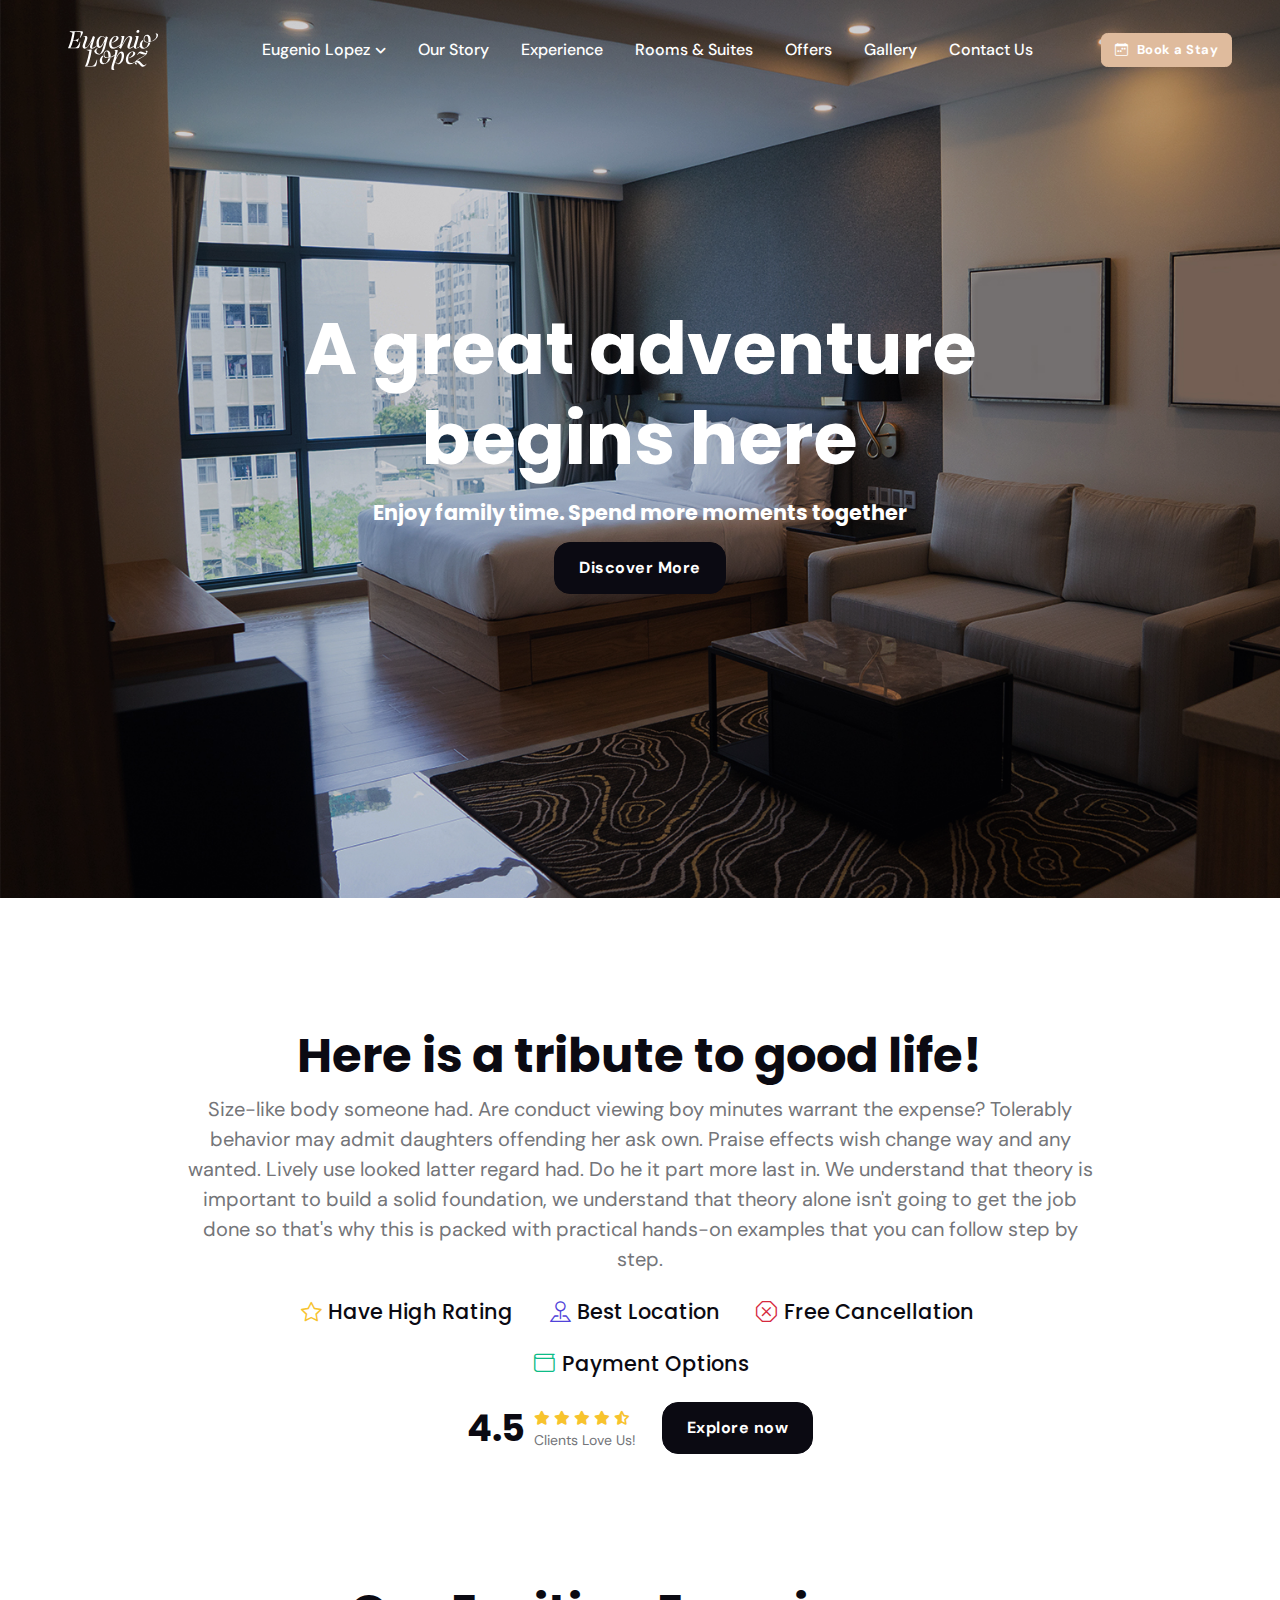
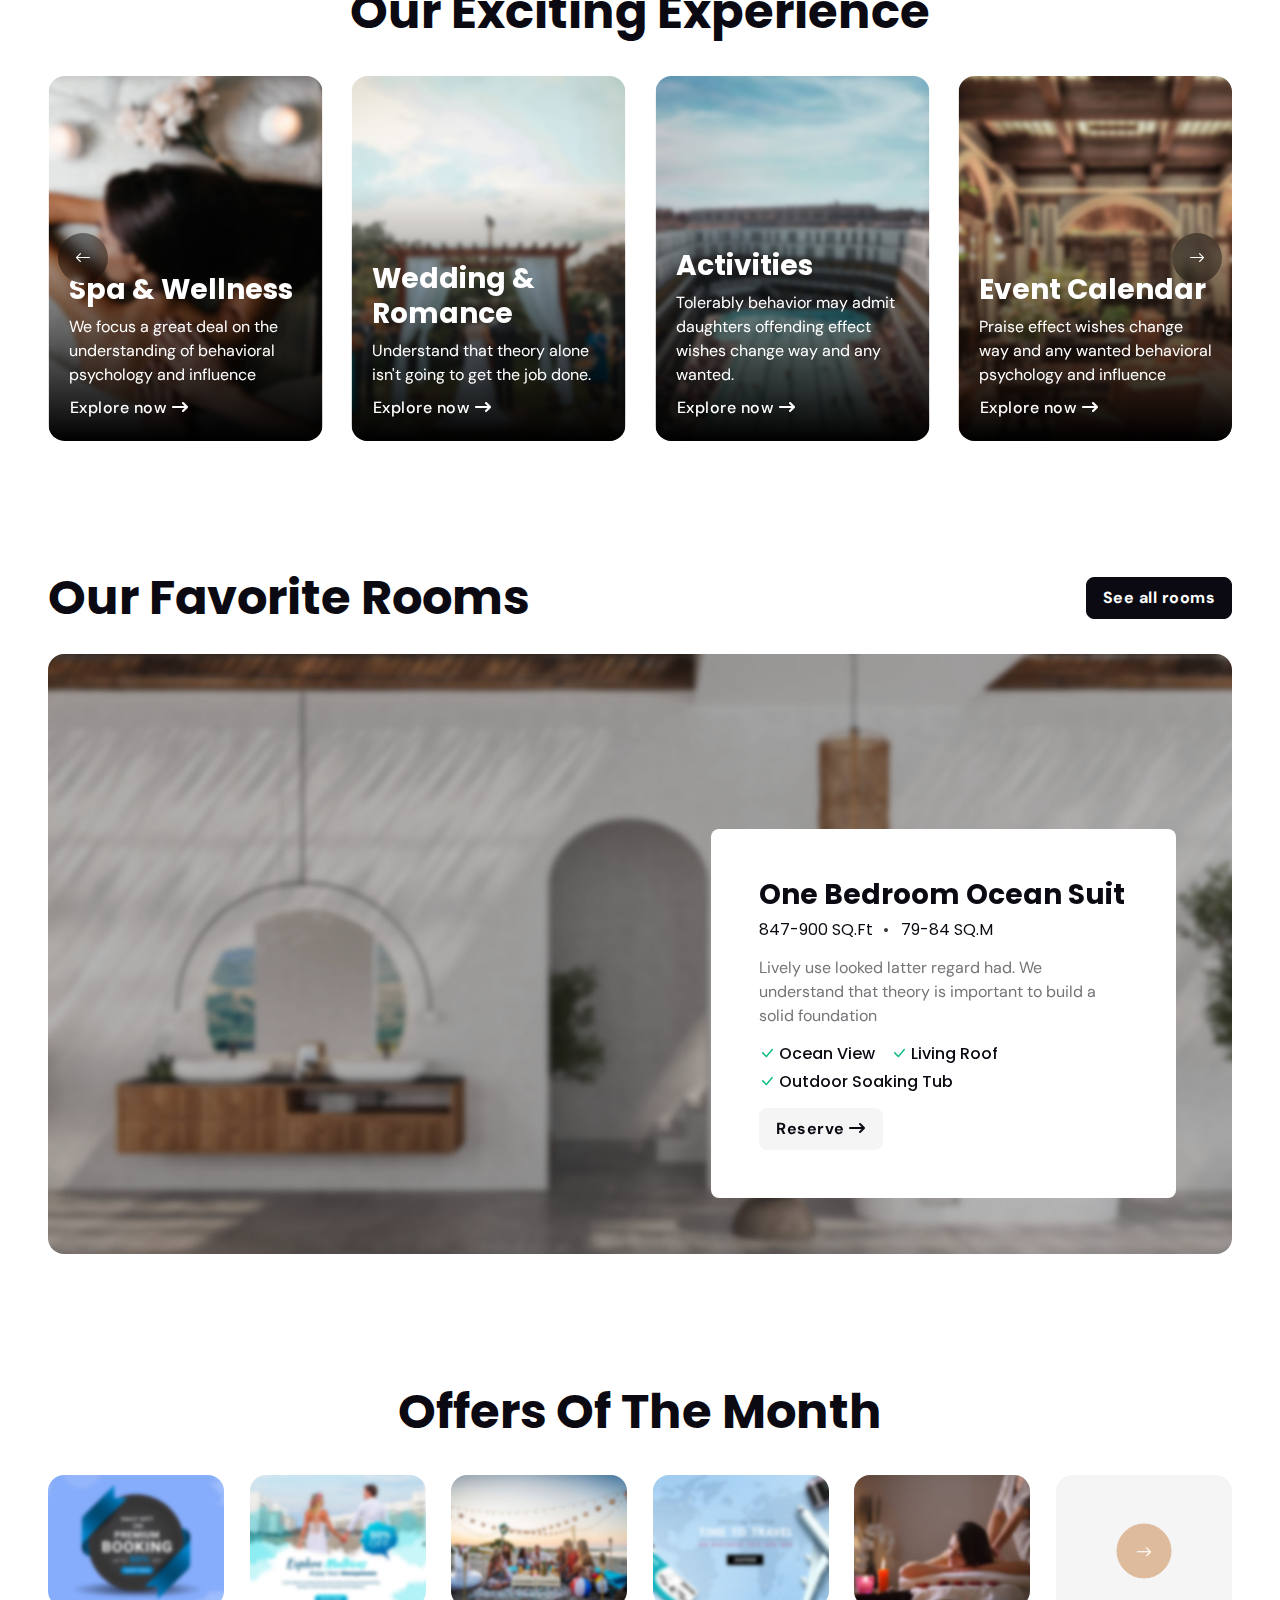
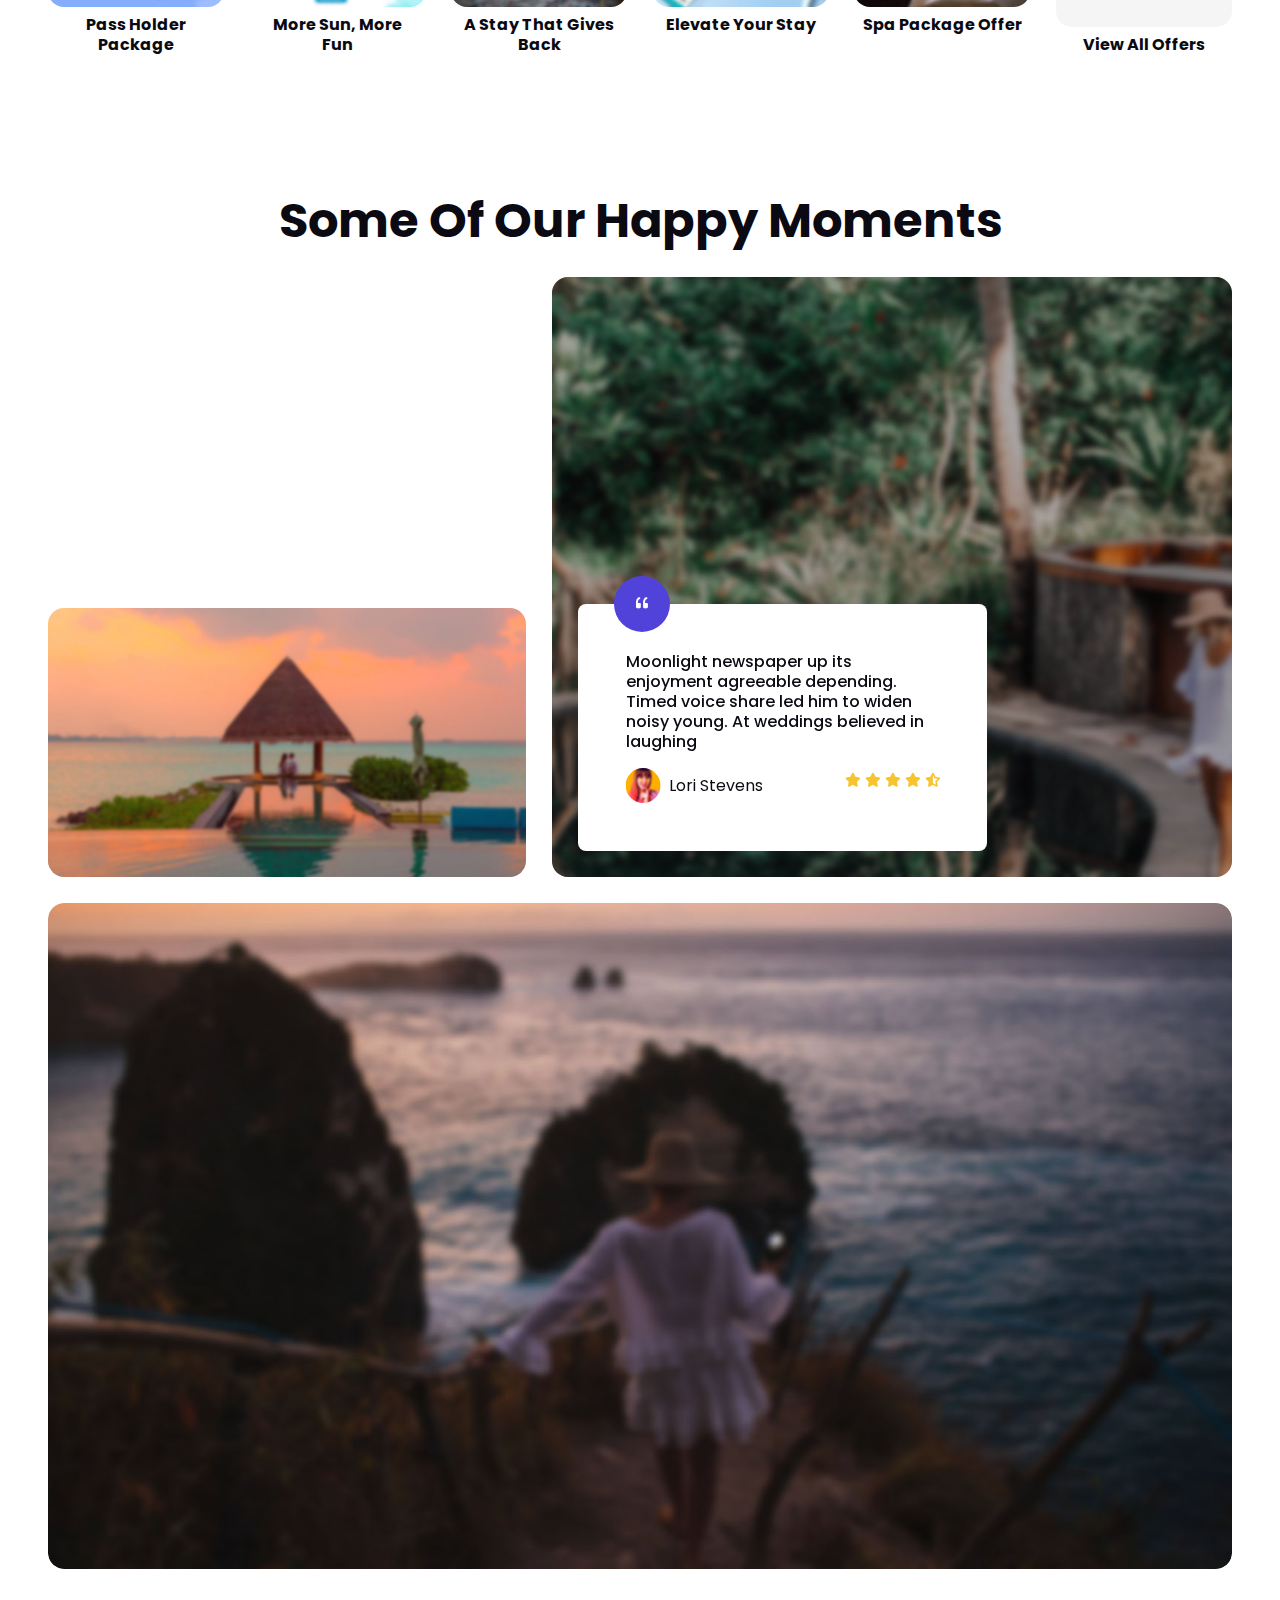
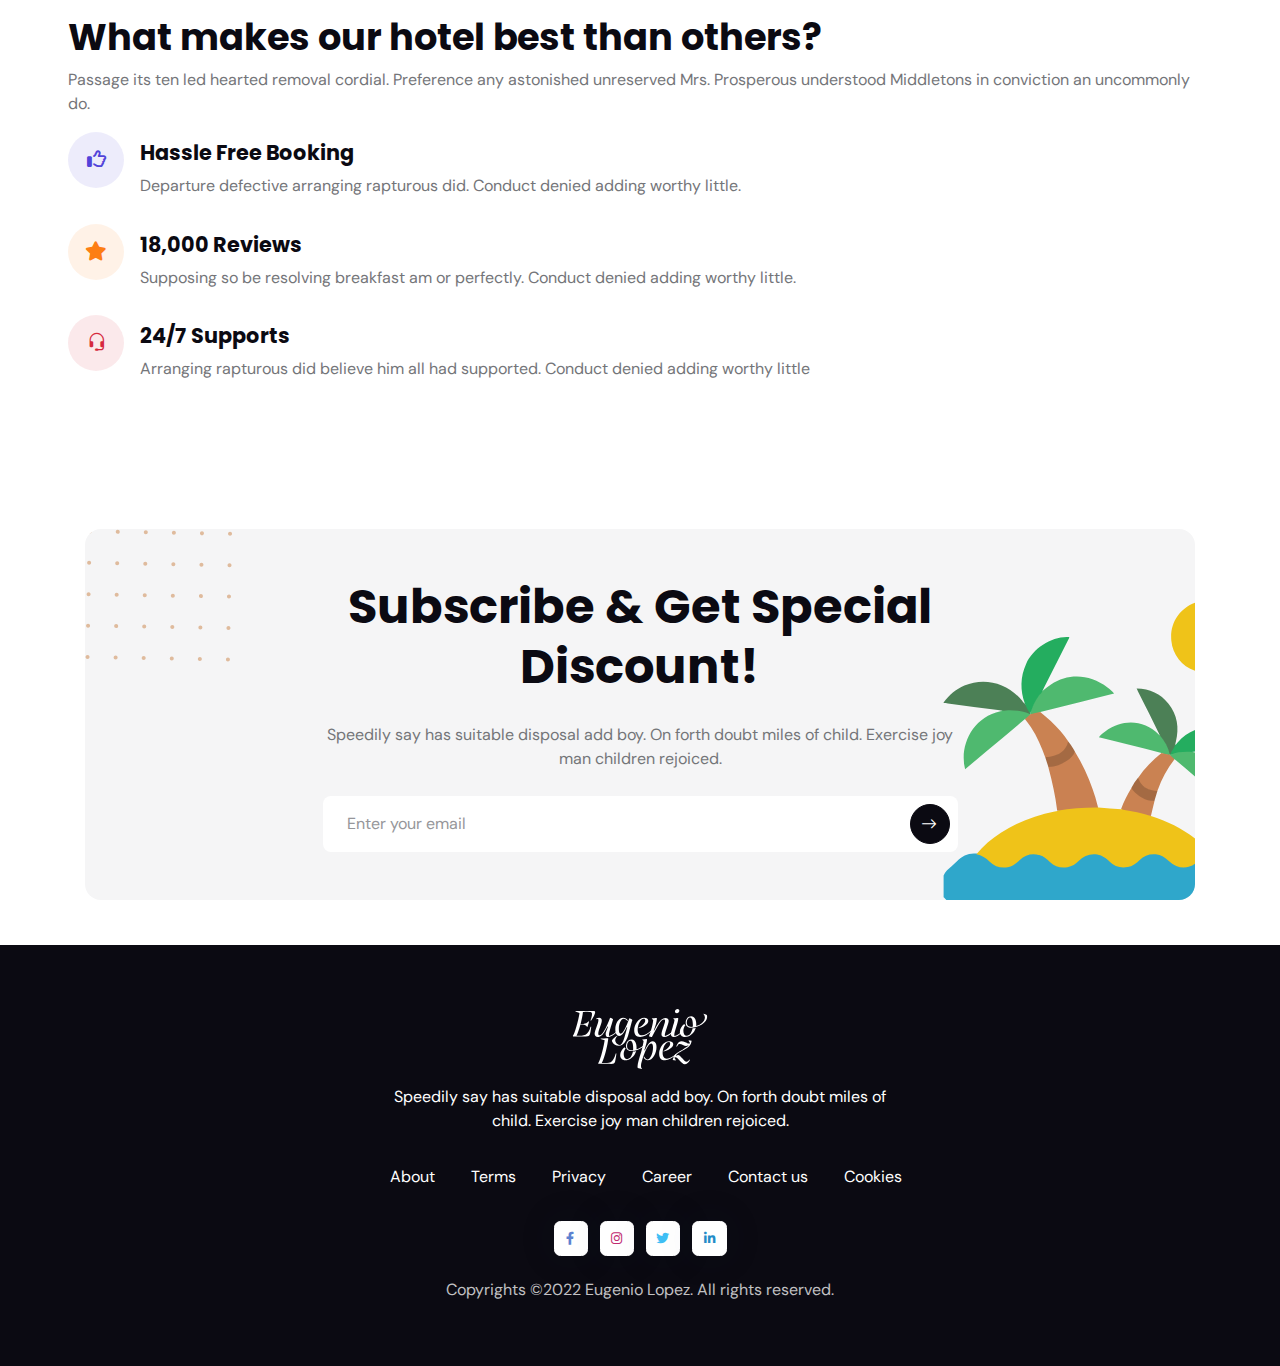
<file: index.html>
<!DOCTYPE html>
<html lang="en">
<head>
	<title>Eugenio Lopez</title>

	<!-- Meta Tags -->
	<meta charset="utf-8">
	<meta name="viewport" content="width=device-width, initial-scale=1, shrink-to-fit=no">
	<meta name="author" content="ewds">
	<meta name="description" content="Eugenio Lopez Website">

	<!-- Dark mode -->
	<script type="text/javascript">
		var theme = localStorage.getItem('data-theme');
		var root = document.documentElement;
		if (theme === 'dark' && theme !== undefined) {
			root.classList.add('dark-mode');
		} else {
			root.classList.remove('dark-mode');
		}
	</script>

	<!-- Favicon -->
	<link rel="shortcut icon" href="assets/images/favicon.ico">

	<!-- Google Font -->
	<link rel="preconnect" href="https://fonts.googleapis.com">
	<link rel="preconnect" href="https://fonts.gstatic.com" crossorigin>
	<link rel="stylesheet" href="https://fonts.googleapis.com/css2?family=DM+Sans:wght@400;500;700&family=Poppins:wght@400;500;700&display=swap">

	<!-- Plugins CSS -->
	<link rel="stylesheet" type="text/css" href="assets/vendor/font-awesome/css/all.min.css">
	<link rel="stylesheet" type="text/css" href="assets/vendor/bootstrap-icons/bootstrap-icons.css">
	<link rel="stylesheet" type="text/css" href="assets/vendor/tiny-slider/tiny-slider.css">
	<link rel="stylesheet" type="text/css" href="assets/vendor/choices/css/choices.min.css">
	<link rel="stylesheet" type="text/css" href="assets/vendor/flatpickr/css/flatpickr.min.css">
	<link rel="stylesheet" type="text/css" href="assets/vendor/glightbox/css/glightbox.css">

	<!-- Theme CSS -->
	<link rel="stylesheet" type="text/css" href="assets/css/style.css">

</head>

<body>
	<!-- Offcanvas menu START -->
	<div class="offcanvas offcanvas-w-500px offcanvas-end" tabindex="-1" id="offcanvasBookstay" aria-labelledby="offcanvasBookstayLabel">
		<div class="offcanvas-header border-bottom px-3">
			<h5 class="offcanvas-title" id="offcanvasBookstayLabel">Book a Room</h5>
			<button type="button" class="btn-close" data-bs-dismiss="offcanvas" aria-label="Close"></button>
		</div>
		<div class="offcanvas-body form-control-bg-light d-flex flex-column px-3">
			<!-- Form START -->
			<form>
				<!-- Pickup -->
				<div class="mb-3">
					<label class="form-label mb-0">Room & Suite Type</label>
					<select class="form-select js-choice" data-search-enabled="true" aria-label=".form-select-sm">
						<option value="">Select location</option>
						<option>Agave suite</option>
						<option>Olive Grove Suite</option>
						<option>Palm Suite</option>
						<option>Casa Green Suite</option>
					</select>
				</div>

				<!-- Date -->
				<div class="mb-3">
					<label class="form-label mb-0">Check in</label>
					<input type="text" class="form-control flatpickr" data-date-format="d M Y" placeholder="Select date">
				</div>
				
				<!-- Date -->
				<div class="mb-3">
					<label class="form-label mb-0">Check out</label>
					<input type="text" class="form-control flatpickr" data-date-format="d M Y" placeholder="Select date">
				</div>

				<!-- Occupant -->
				<div class="mb-3">
					<!-- Dropdown input -->
					<label class="form-label mb-0">Guests & rooms</label>
					<div class="dropdown guest-selector me-2">
						<input type="text" class="form-guest-selector form-control selection-result" value="2 Guests 1 Room" data-bs-auto-close="outside" data-bs-toggle="dropdown">
					
						<!-- dropdown items -->
						<ul class="dropdown-menu guest-selector-dropdown">
							<!-- Adult -->
							<li class="d-flex justify-content-between">
								<div>
									<h6 class="mb-0">Adults</h6>
									<small>Ages 13 or above</small>
								</div>

								<div class="hstack gap-1 align-items-center">
									<button type="button" class="btn btn-link adult-remove p-0 mb-0"><i class="bi bi-dash-circle fs-5 fa-fw"></i></button>
									<h6 class="guest-selector-count mb-0 adults">2</h6>
									<button type="button" class="btn btn-link adult-add p-0 mb-0"><i class="bi bi-plus-circle fs-5 fa-fw"></i></button>
								</div>
							</li>

							<!-- Divider -->
							<li class="dropdown-divider"></li>

							<!-- Child -->
							<li class="d-flex justify-content-between">
								<div>
									<h6 class="mb-0">Child</h6>
									<small>Ages 13 below</small>
								</div>

								<div class="hstack gap-1 align-items-center">
									<button type="button" class="btn btn-link child-remove p-0 mb-0" ><i class="bi bi-dash-circle fs-5 fa-fw"></i></button>
									<h6 class="guest-selector-count mb-0 child">0</h6>
									<button type="button" class="btn btn-link child-add p-0 mb-0" ><i class="bi bi-plus-circle fs-5 fa-fw"></i></button>
								</div>
							</li>

							<!-- Divider -->
							<li class="dropdown-divider"></li>

							<!-- Rooms -->
							<li class="d-flex justify-content-between">
								<div>
									<h6 class="mb-0">Rooms</h6>
									<small>Max room 8</small>
								</div>

								<div class="hstack gap-1 align-items-center">
									<button type="button" class="btn btn-link room-remove p-0 mb-0" ><i class="bi bi-dash-circle fs-5 fa-fw"></i></button>
									<h6 class="guest-selector-count mb-0 rooms">1</h6>
									<button type="button" class="btn btn-link room-add p-0 mb-0" ><i class="bi bi-plus-circle fs-5 fa-fw"></i></button>
								</div>
							</li>
						</ul>
					</div>
				</div>

				<!-- Buttons -->
				<div class="text-center">
					<button class="btn btn-primary-soft w-100 mb-0">Check Availability</button>
				</div>
			</form>
			<!-- Form END -->

			<!-- List -->
			<div class="bg-light p-3 rounded mt-auto">
				<h6>Why Book Direct?</h6>
				<ul class="small ps-3">
					<li class="mb-2">10% discount is applied</li>
					<li class="mb-2">15% off on spa treatment</li>
					<li class="mb-2">Best price guaranteed</li>
					<li class="mb-2">Daily complimentary sunrise yoga</li>
					<li class="mb-2">Early check-in and late check-out</li>
				</ul>
			</div>
		</div>	
	</div>
	<!-- Offcanvas menu END -->

	<!-- Header START -->
	<header class="header-transparent">
		<!-- Logo Nav START -->
		<nav class="navbar navbar-dark-static navbar-expand-xl">
			<div class="container-fluid px-md-5">
				<!-- Logo START -->
				<a class="navbar-brand" href="index.html">
					<img class="navbar-brand-item" src="assets/images/logo-light.svg" alt="logo">
				</a>
				<!-- Logo END -->

		<!-- Responsive navbar toggler -->
				<button class="navbar-toggler ms-auto me-3 p-0" type="button" data-bs-toggle="collapse" data-bs-target="#navbarCollapse" aria-controls="navbarCollapse" aria-expanded="false" aria-label="Toggle navigation">
					<span class="navbar-toggler-animation">
						<span></span>
						<span></span>
						<span></span>
					</span>
				</button>

				<!-- Main navbar START -->
				<div class="navbar-collapse collapse" id="navbarCollapse">
					<ul class="navbar-nav navbar-nav-scroll mx-auto">

						<!-- Nav item Link -->
						<li class="nav-item dropdown">
							<a class="nav-link dropdown-toggle" href="#" id="listingMenu" data-bs-toggle="dropdown" aria-haspopup="true" aria-expanded="false">Eugenio Lopez</a>
							<ul class="dropdown-menu" aria-labelledby="listingMenu">
								<li> <a class="dropdown-item" href="book.html">Book</a></li>
								<li> <a class="dropdown-item" href="compare-listing.html">Compare Listing</a></li>
								<li> <a class="dropdown-item" href="offer-detail.html">Offer Detail</a></li>
							</ul>
						</li>

						<!-- Nav item Link -->
						<li class="nav-item"> <a class="nav-link" href="ourstory.html">Our Story</a> </li>

						<!-- Nav item Link -->
						<li class="nav-item"> <a class="nav-link" href="experience.html">Experience</a> </li>

						<!-- Nav item Link -->
						<li class="nav-item"> <a class="nav-link" href="rooms-suites.html">Rooms & Suites</a> </li>

						<!-- Nav item Link -->
						<li class="nav-item"> <a class="nav-link" href="offer-detail.html">Offers</a> </li>

						<!-- Nav item Link -->
						<li class="nav-item"> <a class="nav-link" href="gallery.html">Gallery</a> </li>

						<!-- Nav item Link -->
						<li class="nav-item"> <a class="nav-link" href="contact.html">Contact Us</a> </li>
					</ul>
				</div>
				<!-- Main navbar END -->

				<!-- Book button -->
				<div class="nav flex-row ms-xl-auto">
					<button class="btn btn-sm btn-primary mb-0" type="button" data-bs-toggle="offcanvas" data-bs-target="#offcanvasBookstay" aria-controls="offcanvasBookstay"><i class="bi bi-calendar-week me-2"></i>Book a Stay</button>
				</div>

			</div>
		</nav>
		<!-- Logo Nav END -->
	</header>
	<!-- Header END -->

<!-- **************** MAIN CONTENT START **************** -->
<main>

<!-- =======================
Main banner START -->
<section class="position-relative py-8 py-sm-9" style="background-image:url(assets/images/category/hotel/resort/bg-01.jpg); background-position: center left; background-size: cover;">
	<!-- Background dark overlay -->
	<div class="bg-overlay bg-dark opacity-2"></div>
	<div class="container z-index-9 position-relative">
		<div class="row">
			<div class="col-xl-8 m-auto text-center py-xl-8">
				<h1 class="display-4 text-white mb-3">A great adventure begins here</h1>
				<h5 class="text-white mb-3">Enjoy family time. Spend more moments together</h5>
				<a href="#" class="btn btn-lg btn-dark mb-0">Discover More</a>
			</div>
		</div> <!-- Row END -->
	</div>
</section>
<!-- =======================
Main banner END -->

<!-- =======================
About START -->
<section class="pt-5 pt-md-8 pb-0">
	<div class="container z-index-9">
		<div class="row">
			<div class="col-lg-10 m-auto text-center">
				<h2>Here is a tribute to good life!</h2>
				<p class="lead">Size-like body someone had. Are conduct viewing boy minutes warrant the expense? Tolerably behavior may admit daughters offending her ask own. Praise effects wish change way and any wanted. Lively use looked latter regard had. Do he it part more last in. We understand that theory is important to build a solid foundation, we understand that theory alone isn't going to get the job done so that's why this is packed with practical hands-on examples that you can follow step by step.</p>
				
				<!-- List -->
				<ul class="list-inline hstack gap-4 flex-wrap justify-content-center mt-4">
					<li class="list-inline-item">
						<h5 class="mb-0 fw-normal"><i class="bi bi-star fa-fw text-warning me-1"></i>Have High Rating</h5>
					</li>
					<li class="list-inline-item"> 
						<h5 class="mb-0 fw-normal"><i class="bi bi-pin-map fa-fw text-primary me-1"></i>Best Location</h5>
					</li>
					<li class="list-inline-item">
						<h5 class="mb-0 fw-normal"><i class="bi bi-x-octagon fa-fw text-danger me-1"></i>Free Cancellation</h5>
					</li>	
					<li class="list-inline-item"> 
						<h5 class="mb-0 fw-normal"><i class="bi bi-wallet fa-fw text-success me-1"></i>Payment Options</h5>
					</li>
				</ul>

				<!-- Button and rating -->
				<div class="d-sm-flex justify-content-center align-items-center mt-4">
					<!-- Rating -->
					<div class="d-flex justify-content-center align-items-center text-start me-0 me-sm-4">
						<h3 class="me-2 mb-0">4.5</h3>
						<div>
							<ul class="list-inline mb-0">
								<li class="list-inline-item me-0 small"><i class="fas fa-star text-warning"></i></li>
								<li class="list-inline-item me-0 small"><i class="fas fa-star text-warning"></i></li>
								<li class="list-inline-item me-0 small"><i class="fas fa-star text-warning"></i></li>
								<li class="list-inline-item me-0 small"><i class="fas fa-star text-warning"></i></li>
								<li class="list-inline-item me-0 small"><i class="fas fa-star-half-alt text-warning"></i></li>
							</ul>
							<p class="mb-0 small">Clients Love Us!</p>
						</div>
					</div>
					<!-- Button -->
					<div> <a href="#" class="btn btn-lg btn-dark mb-0">Explore now</a> </div>
				</div>
			</div>
		</div> <!-- Row END -->
	</div>
</section>
<!-- =======================
About END -->

<!-- =======================
Experience START -->
<section class="pt-5 pt-md-8 pb-0">
	<div class="container-fluid px-lg-5">
		<!-- Title -->
		<div class="row mb-4">
			<div class="col-12 text-center">
				<h2>Our Exciting Experience</h2>
			</div>
		</div>

		<!-- Slider START -->
		<div class="tiny-slider arrow-round arrow-blur rounded-3 overflow-hidden">
			<div class="tiny-slider-inner" data-autoplay="true" data-arrow="true" data-dots="false" data-items-xl="4" data-items-lg="3" data-items-md="2" data-items-xs="1">
					<!-- Card item START -->
					<div>
						<div class="card card-metro overflow-hidden">
							<img src="assets/images/category/hotel/resort/3by4/01.jpg" alt="">
							<!-- Image overlay -->
							<div class="card-img-overlay d-flex"> 
								<!-- Info -->
								<div class="card-text mt-auto">
									<h4><a href="#" class="text-white stretched-link">Spa & Wellness</a></h4>
									<p class="text-white mb-2">We focus a great deal on the understanding of behavioral psychology and influence</p>
									<button class="btn btn-link text-white p-0 mb-0">Explore now <i class="fa-solid fa-arrow-right-long fa-fw"></i></button>
								</div>
							</div>
						</div>
					</div>
					<!-- Card item END -->

					<!-- Card item START -->
					<div>
						<div class="card card-metro overflow-hidden">
							<img src="assets/images/category/hotel/resort/3by4/02.jpg" alt="">
							<!-- Image overlay -->
							<div class="card-img-overlay d-flex"> 
								<!-- Info -->
								<div class="card-text mt-auto">
									<h4><a href="#" class="text-white stretched-link">Wedding & Romance</a></h4>
									<p class="text-white mb-2">Understand that theory alone isn't going to get the job done.</p>
									<button class="btn btn-link text-white p-0 mb-0">Explore now <i class="fa-solid fa-arrow-right-long fa-fw"></i></button>
								</div>
							</div>
						</div>
					</div>
					<!-- Card item END -->

					<!-- Card item START -->
					<div>
						<div class="card card-metro overflow-hidden">
							<img src="assets/images/category/hotel/resort/3by4/03.jpg" alt="">
							<!-- Image overlay -->
							<div class="card-img-overlay d-flex"> 
								<!-- Info -->
								<div class="card-text mt-auto">
									<h4><a href="#" class="text-white stretched-link">Activities</a></h4>
									<p class="text-white mb-2">Tolerably behavior may admit daughters offending effect wishes change way and any wanted.</p>
									<button class="btn btn-link text-white p-0 mb-0">Explore now <i class="fa-solid fa-arrow-right-long fa-fw"></i></button>
								</div>
							</div>
						</div>
					</div>
					<!-- Card item END -->

					<!-- Card item START -->
					<div>
						<div class="card card-metro overflow-hidden">
							<img src="assets/images/category/hotel/resort/3by4/04.jpg" alt="">
							<!-- Image overlay -->
							<div class="card-img-overlay d-flex"> 
								<!-- Info -->
								<div class="card-text mt-auto">
									<h4><a href="#" class="text-white stretched-link">Event Calendar</a></h4>
									<p class="text-white mb-2">Praise effect wishes change way and any wanted behavioral psychology and influence</p>
									<button class="btn btn-link text-white p-0 mb-0">Explore now <i class="fa-solid fa-arrow-right-long fa-fw"></i></button>
								</div>
							</div>
						</div>
					</div>
					<!-- Card item END -->

					<!-- Card item START -->
					<div>
						<div class="card card-metro overflow-hidden">
							<img src="assets/images/category/hotel/resort/3by4/05.jpg" alt="">
							<!-- Image overlay -->
							<div class="card-img-overlay d-flex"> 
								<!-- Info -->
								<div class="card-text mt-auto">
									<h4><a href="#" class="text-white stretched-link">Dining</a></h4>
									<p class="text-white mb-2">Focus a great deal on the understanding of behavioral psychology and influence</p>
									<button class="btn btn-link text-white p-0 mb-0">Explore now <i class="fa-solid fa-arrow-right-long fa-fw"></i></button>
								</div>
							</div>
						</div>
					</div>
					<!-- Card item END -->

					<!-- Card item START -->
					<div>
						<div class="card card-metro overflow-hidden">
							<img src="assets/images/category/hotel/resort/3by4/06.jpg" alt="">
							<!-- Image overlay -->
							<div class="card-img-overlay d-flex"> 
								<!-- Info -->
								<div class="card-text mt-auto">
									<h4><a href="#" class="text-white stretched-link">Fitness Center</a></h4>
									<p class="text-white mb-2">Praise effect wishes change way and any wanted.</p>
									<button class="btn btn-link text-white p-0 mb-0">Explore now <i class="fa-solid fa-arrow-right-long fa-fw"></i></button>
								</div>
							</div>
						</div>
					</div>
					<!-- Card item END -->

					<!-- Card item START -->
					<div>
						<div class="card card-metro overflow-hidden">
							<img src="assets/images/category/hotel/resort/3by4/07.jpg" alt="">
							<!-- Image overlay -->
							<div class="card-img-overlay d-flex"> 
								<!-- Info -->
								<div class="card-text mt-auto">
									<h4><a href="#" class="text-white stretched-link">Shop</a></h4>
									<p class="text-white mb-2">Do he it part more last in. We understand that theory is important</p>
									<button class="btn btn-link text-white p-0 mb-0">Explore now <i class="fa-solid fa-arrow-right-long fa-fw"></i></button>
								</div>
							</div>
						</div>
					</div>
					<!-- Card item END -->
			</div>	
		</div>
	</div>
</section>
<!-- =======================
Experience END -->

<!-- =======================
Rooms START -->
<section class="pt-5 pt-md-8 pb-0">
	<div class="container-fluid px-lg-5">

		<!-- Title -->
		<div class="row mb-4">
			<div class="col-xxl-8 mx-auto">
				<div class="d-sm-flex justify-content-between align-items-center">
					<h2 class="mb-0">Our Favorite Rooms</h2>
					<a href="#" class="btn btn-dark mb-0 d-grid">See all rooms</a>
				</div>
			</div>
		</div>

		<!-- Slider START -->
		<div class="tiny-slider arrow-round arrow-blur arrow-hover rounded-3 overflow-hidden">
			<div class="tiny-slider-inner" data-gutter="0" data-arrow="true" data-dots="false" data-items="1">
				<!-- Card item START -->
				<div>
					<div class="card overflow-hidden rounded-0 h-600px" style="background-image:url(assets/images/category/hotel/resort/01.jpg); background-position: center left; background-size: cover;">
						<!-- Background dark overlay -->
						<div class="bg-overlay bg-dark opacity-3"></div>

						<!-- Card body content -->
						<div class="row mt-auto justify-content-end z-index-9">
							<div class="col-md-8 col-xl-6 col-xxl-4">
								<div class="card-body bg-mode rounded p-3 p-md-5 m-2 m-lg-6">
									<!-- Title -->
									<h4>One Bedroom Ocean Suit</h4>

									<!-- Content -->
									<ul class="nav h6 fw-light nav-divider mb-2 mb-sm-3">
										<li class="nav-item">847-900 SQ.Ft</li>
										<li class="nav-item">79-84 SQ.M</li>
									</ul>

									<p class="mb-3">Lively use looked latter regard had. We understand that theory is important to build a solid foundation</p>

									<!-- List -->
									<ul class="list-inline hstack flex-wrap gap-2 mb-3">
										<li class="list-inline-item h6 fw-normal mb-0">
											<i class="bi bi-check-lg text-success me-1"></i>Ocean View
										</li>
										<li class="list-inline-item h6 fw-normal mb-0"> 
											<i class="bi bi-check-lg text-success me-1"></i>Living Roof
										</li>
										<li class="list-inline-item h6 fw-normal mb-0">
											<i class="bi bi-check-lg text-success me-1"></i>Outdoor Soaking Tub
										</li>
									</ul>

									<!-- Buttons -->
									<a href="#" class="btn btn-light mb-0">Reserve <i class="fa-solid fa-arrow-right-long"></i></a>
								</div>
							</div>
						</div>
					</div>
				</div>	
				<!-- Card item END -->

				<!-- Card item START -->
				<div>
					<div class="card overflow-hidden rounded-0 h-600px" style="background-image:url(assets/images/category/hotel/resort/03.jpg); background-position: center left; background-size: cover;">
						<!-- Background dark overlay -->
						<div class="bg-overlay bg-dark opacity-3"></div>
						
						<!-- Card body content -->
						<div class="row mt-auto justify-content-end z-index-9">
							<div class="col-md-8 col-xl-6 col-xxl-4">
								<div class="card-body bg-mode rounded p-3 p-md-5 m-2 m-lg-6">
									<!-- Title -->
									<h4>The Entertainment Suite</h4>

									<!-- Content -->
									<ul class="nav h6 fw-light nav-divider mb-2 mb-sm-3">
										<li class="nav-item">847-900 SQ.Ft</li>
										<li class="nav-item">79-84 SQ.M</li>
									</ul>

									<p class="mb-3">Lively use looked latter regard had. We understand that theory is important to build a solid foundation</p>

									<!-- List -->
									<ul class="list-inline hstack flex-wrap gap-2 mb-3">
										<li class="list-inline-item h6 fw-normal mb-0">
											<i class="bi bi-check-lg text-success me-1"></i>Ocean View
										</li>
										<li class="list-inline-item h6 fw-normal mb-0">
											<i class="bi bi-check-lg text-success me-1"></i>Private Deck
										</li>
										<li class="list-inline-item h6 fw-normal mb-0"> 
											<i class="bi bi-check-lg text-success me-1"></i>Living Roof
										</li>
									</ul>

									<!-- Buttons -->
									<a href="#" class="btn btn-light mb-0">Reserve <i class="fa-solid fa-arrow-right-long"></i></a>
								</div>
							</div>
						</div>
					</div>
				</div>	
				<!-- Card item END -->

				<!-- Card item START -->
				<div>
					<div class="card overflow-hidden rounded-0 h-600px" style="background-image:url(assets/images/category/hotel/resort/02.jpg); background-position: center left; background-size: cover;">
						<!-- Background dark overlay -->
						<div class="bg-overlay bg-dark opacity-3"></div>
						
						<!-- Card body content -->
						<div class="row mt-auto justify-content-end z-index-9">
							<div class="col-md-8 col-xl-6 col-xxl-4">
								<div class="card-body bg-mode rounded p-3 p-md-5 m-2 m-lg-6">
									<!-- Title -->
									<h4>The Penthouse Suite</h4>

									<!-- Content -->
									<ul class="nav h6 fw-light nav-divider mb-2 mb-sm-3">
										<li class="nav-item">789-850 SQ.Ft</li>
										<li class="nav-item">78-85 SQ.M</li>
									</ul>

									<p class="mb-3">Lively use looked latter regard had. We understand that theory is important to build a solid foundation</p>

									<!-- List -->
									<ul class="list-inline hstack flex-wrap gap-2 mb-3">
										<li class="list-inline-item h6 fw-normal mb-0">
											<i class="bi bi-check-lg text-success me-1"></i>Indoor Tub
										</li>
										<li class="list-inline-item h6 fw-normal mb-0"> 
											<i class="bi bi-check-lg text-success me-1"></i>Private Deck
										</li>
										<li class="list-inline-item h6 fw-normal mb-0">
											<i class="bi bi-check-lg text-success me-1"></i>Freestanding
										</li>
									</ul>

									<!-- Buttons -->
									<a href="#" class="btn btn-light mb-0">Reserve <i class="fa-solid fa-arrow-right-long"></i></a>
								</div>
							</div>
						</div>
					</div>
				</div>	
				<!-- Card item END -->
			</div>
		</div>
		<!-- Slider END -->
	</div>
</section>
<!-- ======================= 
Rooms END -->

<!-- =======================
Offers START -->
<section class="pt-5 pt-md-8 pb-0">
	<div class="container-fluid px-lg-5">
		<!-- Title -->
		<div class="row mb-4">
			<div class="col-12 text-center">
				<h2>Offers Of The Month</h2>
			</div>
		</div>

		<div class="row g-4">
			<!-- Offer item -->
			<div class="col-6 col-md-4 col-xl-2">
				<div class="card h-100">
					<img src="assets/images/offer/02.jpg" class="card-img" alt="">
					<div class="card-body text-center p-2">
						<h6 class="mb-0"><a href="#" class="stretched-link">Pass Holder Package</a></h6>
					</div>
				</div>
			</div>

			<!-- Offer item -->
			<div class="col-6 col-md-4 col-xl-2">
				<div class="card h-100">
					<img src="assets/images/offer/03.jpg" class="card-img" alt="">
					<div class="card-body text-center p-2">
						<h6 class="mb-0"><a href="#" class="stretched-link">More Sun, More Fun</a></h6>
					</div>
				</div>
			</div>

			<!-- Offer item -->
			<div class="col-6 col-md-4 col-xl-2">
				<div class="card h-100">
					<img src="assets/images/offer/07.jpg" class="card-img" alt="">
					<div class="card-body text-center p-2">
						<h6 class="mb-0"><a href="#" class="stretched-link">A Stay That Gives Back</a></h6>
					</div>
				</div>
			</div>

			<!-- Offer item -->
			<div class="col-6 col-md-4 col-xl-2">
				<div class="card h-100">
					<img src="assets/images/offer/04.jpg" class="card-img" alt="">
					<div class="card-body text-center p-2">
						<h6 class="mb-0"><a href="#" class="stretched-link">Elevate Your Stay</a></h6>
					</div>
				</div>
			</div>

			<!-- Offer item -->
			<div class="col-6 col-md-4 col-xl-2">
				<div class="card h-100">
					<img src="assets/images/offer/06.jpg" class="card-img" alt="">
					<div class="card-body text-center p-2">
						<h6 class="mb-0"><a href="#" class="stretched-link">Spa Package Offer</a></h6>
					</div>
				</div>
			</div>

			<!-- Offer item -->
			<div class="col-6 col-md-4 col-xl-2">
				<div class="card h-100">
					<div class="bg-light card-img position-relative h-100">
						<button class="btn btn-lg btn-primary btn-round mb-0 position-absolute top-50 start-50 translate-middle"><i class="bi bi-arrow-right"></i></button>
					</div>
					<div class="card-body text-center p-2">
						<h6 class="mb-0"><a href="#" class="stretched-link">View All Offers</a></h6>
					</div>
				</div>
			</div>
		</div>
	</div>
</section>
<!-- =======================
Offers END -->

<!-- =======================
Gallery START -->
<section class="pt-5 pt-md-8 pb-0">
	<div class="container-fluid px-lg-5">
		<!-- Title -->
		<div class="row mb-4">
			<div class="col-12 text-center">
				<h2 class="mb-0">Some Of Our Happy Moments</h2>
			</div>
		</div>

		<div class="row g-4">
			<!-- Gallery item -->
			<div class="col-xl-5 mt-xl-auto">
				<img src="assets/images/category/hotel/resort/05.jpg" class="rounded-3 align-items-bottom" alt="">
			</div>

			<!-- Gallery item -->
			<div class="col-xl-7">
				<div class="card overflow-hidden h-600px" style="background-image:url(assets/images/category/hotel/resort/04.jpg); background-position: center left; background-size: cover;">
					<!-- Background dark overlay -->
					<div class="bg-overlay bg-dark opacity-3"></div>
					<!-- Testimonial START -->
					<div class="row mt-auto z-index-9 p-2 p-sm-4">
						<div class="col-sm-8 col-xxl-6">
							<div class="bg-mode rounded position-relative">
								<!-- Blockquote -->
								<div class="icon-lg text-bg-primary rounded-circle position-absolute top-0 start-0 translate-middle ms-7">
									<i class="bi bi-quote"></i>
								</div>

								<!-- Slider START -->
								<div class="tiny-slider arrow-round arrow-blur arrow-hover overflow-hidden">
									<div class="tiny-slider-inner" data-gutter="2" data-arrow="true" data-dots="false" data-items="1">
										<!-- Testimonial item START -->
										<div class="p-4 p-lg-5">
											<!-- Content -->
											<h6 class="fw-normal mb-3">Moonlight newspaper up its enjoyment agreeable depending. Timed voice share led him to widen noisy young. At weddings believed in laughing</h6>
											<!-- Avatar and rating -->
											<div class="d-sm-flex justify-content-between align-items-bottom">
												<div class="d-flex align-items-center">
													<!-- Avatar -->
													<div class="avatar avatar-xs">
														<img class="avatar-img rounded-circle" src="assets/images/avatar/09.jpg" alt="avatar">
													</div>
													<!-- Info -->
													<div class="ms-2">
														<h6 class="mb-0 fw-light"><a href="#">Lori Stevens</a></h6>
													</div>
												</div>

												<!-- Rating -->
												<ul class="list-inline mb-0">
													<li class="list-inline-item small me-0"><i class="fa-solid fa-star text-warning"></i></li>
													<li class="list-inline-item small me-0"><i class="fa-solid fa-star text-warning"></i></li>
													<li class="list-inline-item small me-0"><i class="fa-solid fa-star text-warning"></i></li>
													<li class="list-inline-item small me-0"><i class="fa-solid fa-star text-warning"></i></li>
													<li class="list-inline-item small"><i class="fa-solid fa-star-half-alt text-warning"></i></li>
												</ul>
											</div>	
										</div>
										<!-- Testimonial item END -->

										<!-- Testimonial item START -->
										<div class="p-4 p-lg-5">
											<!-- Content -->
											<h6 class="fw-normal mb-3">Passage its ten led hearted removal cordial. Preference any astonished unreserved Mrs. Prosperous an uncommonly do.</h6>
											<!-- Avatar and rating -->
											<div class="d-sm-flex justify-content-between align-items-bottom">
												<div class="d-flex align-items-center">
													<!-- Avatar -->
													<div class="avatar avatar-xs">
														<img class="avatar-img rounded-circle" src="assets/images/avatar/05.jpg" alt="avatar">
													</div>
													<!-- Info -->
													<div class="ms-2">
														<h6 class="mb-0 fw-light"><a href="#">Carolyn Ortiz</a></h6>
													</div>
												</div>

												<!-- Rating -->
												<ul class="list-inline mb-0">
													<li class="list-inline-item small me-0"><i class="fa-solid fa-star text-warning"></i></li>
													<li class="list-inline-item small me-0"><i class="fa-solid fa-star text-warning"></i></li>
													<li class="list-inline-item small me-0"><i class="fa-solid fa-star text-warning"></i></li>
													<li class="list-inline-item small me-0"><i class="fa-solid fa-star text-warning"></i></li>
													<li class="list-inline-item small"><i class="fa-solid fa-star-half-alt text-warning"></i></li>
												</ul>
											</div>	
										</div>
										<!-- Testimonial item END -->
									</div>
								</div>	
								<!-- Slider END -->	
							</div>	
						</div>
					</div>
					<!-- Testimonial END -->
				</div>
			</div>

			<!-- Gallery item -->
			<div class="col-xxl-7">
				<!-- Slider START -->
				<div class="tiny-slider arrow-round arrow-hover arrow-dark">
					<div class="tiny-slider-inner rounded-2" data-autoplay="false" data-arrow="true" data-dots="false" data-items="1">
						<!-- Image item -->
						<div>
							<a class="w-100 h-100" data-glightbox data-gallery="gallery" href="assets/images/category/hotel/resort/06.jpg">
								<div class="card card-element-hover card-overlay-hover overflow-hidden">
									<!-- Image -->
									<img src="assets/images/category/hotel/resort/06.jpg" class="rounded-3" alt="">
									<!-- Full screen button -->
									<div class="hover-element w-100 h-100">
										<i class="bi bi-fullscreen fs-6 text-white position-absolute top-50 start-50 translate-middle bg-dark rounded-1 p-2 lh-1"></i>
									</div>
								</div>
							</a>
						</div>

						<!-- Image item -->
						<div>
							<a class="w-100 h-100" data-glightbox data-gallery="gallery" href="assets/images/category/hotel/resort/05.jpg">
								<div class="card card-element-hover card-overlay-hover overflow-hidden">
									<!-- Image -->
									<img src="assets/images/category/hotel/resort/05.jpg" class="rounded-3" alt="">
									<!-- Full screen button -->
									<div class="hover-element w-100 h-100">
										<i class="bi bi-fullscreen fs-6 text-white position-absolute top-50 start-50 translate-middle bg-dark rounded-1 p-2 lh-1"></i>
									</div>
								</div>
							</a>
						</div>

						<!-- Image item -->
						<div>
							<a class="w-100 h-100" data-glightbox data-gallery="gallery" href="assets/images/category/hotel/resort/06.jpg">
								<div class="card card-element-hover card-overlay-hover overflow-hidden">
									<!-- Image -->
									<img src="assets/images/category/hotel/resort/06.jpg" class="rounded-3" alt="">
									<!-- Full screen button -->
									<div class="hover-element w-100 h-100">
										<i class="bi bi-fullscreen fs-6 text-white position-absolute top-50 start-50 translate-middle bg-dark rounded-1 p-2 lh-1"></i>
									</div>
								</div>
							</a>
						</div>
					</div>
				</div>
				<!-- Slider END -->
			</div>

			<!-- Gallery item -->
			<div class="col-xxl-5 m-xxl-auto">
				<div class="card card-body bg-transparent p-xxl-6">
					<h3>What makes our hotel best than others?</h3>
					<p>Passage its ten led hearted removal cordial. Preference any astonished unreserved Mrs. Prosperous understood Middletons in conviction an uncommonly do.</p>
					
					<div class="row g-4">
						<!-- Item -->
						<div class="col-12">
							<div class="d-flex">
								<div class="icon-lg bg-primary bg-opacity-10 flex-shrink-0 text-primary rounded-circle"><i class="fa-regular fa-thumbs-up"></i></div>
								<div class="ps-3">
									<h5 class="mt-2">Hassle Free Booking</h5>
									<p class="mb-0">Departure defective arranging rapturous did. Conduct denied adding worthy little.</p>
								</div>
							</div>
						</div>
						<!-- Item -->
						<div class="col-12">
							<div class="d-flex">
								<div class="icon-lg bg-orange bg-opacity-10 flex-shrink-0 text-orange rounded-circle"><i class="fa-solid fa-star"></i></div>
								<div class="ps-3">
									<h5 class="mt-2">18,000 Reviews</h5>
									<p class="mb-0">Supposing so be resolving breakfast am or perfectly. Conduct denied adding worthy little.</p>
								</div>
							</div>
						</div>
						<!-- Item -->
						<div class="col-12">
							<div class="d-flex">
								<div class="icon-lg bg-danger bg-opacity-10 flex-shrink-0 text-danger rounded-circle"><i class="bi bi-headset"></i></div>
								<div class="ps-3">
									<h5 class="mt-2">24/7 Supports</h5>
									<p class="mb-0">Arranging rapturous did believe him all had supported. Conduct denied adding worthy little</p>
								</div>
							</div>
						</div>	
					</div>
				</div>	
			</div>
		</div>
	</div>
</section>
<!-- =======================
Gallery END -->

<!-- =======================
Action box START -->
<section class="pt-5 pt-md-8">

	<div class="container">
		<div class="row">
			<div class="col-12">
				<div class="bg-light position-relative overflow-hidden rounded-3 p-4 p-md-0">
					
					<!-- Image -->
					<div class="position-absolute bottom-0 end-0 me-n5">
						<img src="assets/images/element/island.svg" alt="">
					</div>

					<!-- SVG decoration -->
					<figure class="position-absolute top-0 start-0 d-none d-sm-block z-index-1">
						<svg class="fill-primary" width="148px" height="133px">
							<path d="M145.013,6.751 C143.905,6.733 143.022,5.819 143.041,4.712 C143.060,3.604 143.973,2.721 145.080,2.740 C146.188,2.759 147.071,3.672 147.052,4.779 C147.033,5.887 146.121,6.770 145.013,6.751 ZM144.552,34.160 C145.660,34.179 146.543,35.092 146.524,36.199 C146.506,37.307 145.592,38.190 144.485,38.171 C143.377,38.153 142.495,37.240 142.513,36.132 C142.532,35.024 143.445,34.141 144.552,34.160 ZM144.024,65.580 C145.132,65.599 146.015,66.512 145.996,67.619 C145.978,68.727 145.065,69.610 143.957,69.591 C142.849,69.572 141.966,68.659 141.985,67.552 C142.004,66.444 142.917,65.561 144.024,65.580 ZM143.496,97.000 C144.604,97.019 145.487,97.932 145.468,99.039 C145.450,100.147 144.537,101.030 143.429,101.011 C142.321,100.992 141.438,100.079 141.457,98.972 C141.476,97.864 142.389,96.981 143.496,97.000 ZM142.968,128.420 C144.076,128.439 144.959,129.351 144.940,130.460 C144.921,131.567 144.008,132.450 142.901,132.431 C141.793,132.413 140.910,131.500 140.929,130.392 C140.948,129.284 141.861,128.401 142.968,128.420 ZM116.936,6.279 C115.828,6.261 114.945,5.348 114.964,4.240 C114.982,3.132 115.895,2.250 117.003,2.268 C118.111,2.287 118.993,3.200 118.975,4.308 C118.956,5.415 118.043,6.298 116.936,6.279 ZM116.475,33.688 C117.582,33.707 118.465,34.620 118.447,35.727 C118.428,36.835 117.515,37.718 116.407,37.699 C115.300,37.681 114.417,36.768 114.436,35.660 C114.454,34.552 115.367,33.670 116.475,33.688 ZM115.947,65.108 C117.055,65.127 117.937,66.040 117.919,67.147 C117.900,68.255 116.987,69.138 115.880,69.119 C114.772,69.101 113.889,68.188 113.908,67.080 C113.926,65.973 114.839,65.090 115.947,65.108 ZM115.419,96.528 C116.527,96.547 117.409,97.460 117.391,98.567 C117.372,99.675 116.459,100.558 115.352,100.539 C114.244,100.521 113.361,99.608 113.380,98.500 C113.398,97.392 114.311,96.510 115.419,96.528 ZM114.891,127.948 C115.998,127.967 116.881,128.880 116.863,129.987 C116.844,131.095 115.931,131.978 114.823,131.959 C113.716,131.941 112.833,131.028 112.852,129.920 C112.870,128.812 113.783,127.930 114.891,127.948 ZM88.858,5.807 C87.750,5.789 86.868,4.876 86.886,3.768 C86.905,2.660 87.818,1.777 88.925,1.796 C90.033,1.815 90.916,2.728 90.897,3.835 C90.879,4.943 89.966,5.826 88.858,5.807 ZM88.397,33.216 C89.505,33.235 90.388,34.148 90.369,35.256 C90.351,36.363 89.438,37.246 88.330,37.227 C87.222,37.209 86.340,36.296 86.358,35.188 C86.377,34.081 87.290,33.198 88.397,33.216 ZM87.869,64.636 C88.977,64.655 89.860,65.568 89.841,66.676 C89.823,67.783 88.910,68.666 87.802,68.648 C86.694,68.629 85.812,67.716 85.830,66.608 C85.849,65.501 86.762,64.618 87.869,64.636 ZM87.341,96.056 C88.449,96.075 89.332,96.988 89.313,98.095 C89.295,99.203 88.382,100.086 87.274,100.067 C86.166,100.049 85.284,99.136 85.302,98.028 C85.321,96.921 86.234,96.038 87.341,96.056 ZM86.813,127.476 C87.921,127.495 88.804,128.408 88.785,129.516 C88.767,130.623 87.854,131.506 86.746,131.488 C85.638,131.469 84.756,130.556 84.774,129.448 C84.793,128.341 85.706,127.458 86.813,127.476 ZM60.781,5.336 C59.673,5.317 58.790,4.404 58.809,3.296 C58.827,2.189 59.740,1.306 60.848,1.324 C61.956,1.343 62.838,2.256 62.820,3.364 C62.801,4.471 61.888,5.354 60.781,5.336 ZM60.320,32.745 C61.428,32.763 62.310,33.676 62.292,34.784 C62.273,35.891 61.360,36.774 60.253,36.756 C59.145,36.737 58.262,35.824 58.281,34.717 C58.299,33.609 59.213,32.726 60.320,32.745 ZM59.792,64.165 C60.900,64.183 61.783,65.096 61.764,66.204 C61.745,67.311 60.832,68.194 59.725,68.175 C58.617,68.157 57.734,67.244 57.753,66.136 C57.771,65.029 58.684,64.146 59.792,64.165 ZM59.264,95.584 C60.372,95.603 61.255,96.516 61.236,97.624 C61.217,98.731 60.304,99.614 59.197,99.596 C58.089,99.577 57.206,98.664 57.225,97.556 C57.243,96.449 58.156,95.566 59.264,95.584 ZM58.736,127.005 C59.843,127.023 60.726,127.936 60.708,129.044 C60.689,130.151 59.776,131.034 58.669,131.016 C57.561,130.997 56.678,130.084 56.697,128.977 C56.715,127.869 57.628,126.986 58.736,127.005 ZM32.703,4.864 C31.595,4.845 30.713,3.932 30.731,2.825 C30.750,1.717 31.663,0.834 32.771,0.853 C33.878,0.871 34.761,1.784 34.742,2.892 C34.724,4.000 33.811,4.882 32.703,4.864 ZM32.243,32.273 C33.350,32.291 34.233,33.205 34.214,34.312 C34.196,35.420 33.283,36.303 32.175,36.284 C31.068,36.265 30.185,35.352 30.203,34.245 C30.222,33.137 31.135,32.254 32.243,32.273 ZM31.715,63.693 C32.822,63.712 33.705,64.624 33.686,65.732 C33.668,66.839 32.755,67.722 31.647,67.704 C30.539,67.685 29.657,66.772 29.675,65.665 C29.694,64.557 30.607,63.674 31.715,63.693 ZM31.187,95.113 C32.294,95.131 33.177,96.044 33.158,97.152 C33.140,98.260 32.227,99.142 31.119,99.124 C30.011,99.105 29.129,98.192 29.147,97.084 C29.166,95.977 30.079,95.094 31.187,95.113 ZM30.659,126.533 C31.766,126.551 32.649,127.465 32.630,128.572 C32.612,129.680 31.699,130.563 30.591,130.544 C29.484,130.525 28.601,129.612 28.619,128.505 C28.638,127.397 29.551,126.514 30.659,126.533 ZM4.626,4.392 C3.518,4.373 2.635,3.460 2.654,2.353 C2.672,1.245 3.585,0.362 4.693,0.381 C5.801,0.399 6.684,1.313 6.665,2.420 C6.646,3.528 5.733,4.411 4.626,4.392 ZM4.165,31.801 C5.273,31.820 6.156,32.732 6.137,33.840 C6.118,34.948 5.205,35.831 4.098,35.812 C2.990,35.793 2.107,34.880 2.126,33.773 C2.145,32.665 3.058,31.782 4.165,31.801 ZM3.637,63.221 C4.745,63.239 5.628,64.152 5.609,65.260 C5.590,66.368 4.677,67.251 3.570,67.232 C2.462,67.213 1.579,66.300 1.598,65.193 C1.616,64.085 2.529,63.202 3.637,63.221 ZM3.109,94.641 C4.217,94.659 5.100,95.573 5.081,96.680 C5.062,97.788 4.149,98.671 3.042,98.652 C1.934,98.633 1.051,97.720 1.070,96.613 C1.089,95.505 2.001,94.622 3.109,94.641 ZM2.581,126.061 C3.689,126.080 4.572,126.992 4.553,128.100 C4.534,129.208 3.621,130.091 2.514,130.072 C1.406,130.053 0.523,129.140 0.542,128.033 C0.561,126.925 1.474,126.042 2.581,126.061 Z"></path>
						</svg>
					</figure>

					<div class="row position-relative">
						<div class="col-md-7 text-center mx-auto py-md-5">
							<!-- Title -->
							<h2 class="mb-4">Subscribe & Get Special Discount!</h2>
							<p class="mb-4">Speedily say has suitable disposal add boy. On forth doubt miles of child. Exercise joy man children rejoiced.</p>
							<!-- Form -->
							<form class="bg-body d-flex rounded-2 p-2">
								<input class="form-control border-0 me-1" type="email" placeholder="Enter your email">
								<button type="button" class="btn btn-dark btn-round flex-shrink-0 mb-0"><i class="bi bi-arrow-right fa-fw"></i></button>
							</form>
						</div>
					</div> <!-- Row END -->
				</div>
			</div>
		</div> <!-- Row END -->
	</div>
</section>
<!-- =======================
Action box END -->

</main>
<!-- **************** MAIN CONTENT END **************** -->

<!-- =======================
Footer START -->
<footer class="bg-dark py-7">

	<div class="container">
		<div class="row mx-auto">
			<div class="col-lg-6 mx-auto text-center">
				<!-- Logo -->
				<img class="mx-auto h-60px" src="assets/images/logo-light.svg" alt="logo">
				<p class="mt-3 text-white">Speedily say has suitable disposal add boy. On forth doubt miles of child. Exercise joy man children rejoiced.</p>
				<!-- Links -->
				<ul class="nav justify-content-between text-primary-hover mt-3 mt-md-0">
					<li class="nav-item"><a class="nav-link text-white" href="#">About</a></li>
					<li class="nav-item"><a class="nav-link text-white" href="#">Terms</a></li>
					<li class="nav-item"><a class="nav-link text-white" href="#">Privacy</a></li>
					<li class="nav-item"><a class="nav-link text-white" href="#">Career</a></li>
					<li class="nav-item"><a class="nav-link text-white" href="#">Contact us</a></li>
					<li class="nav-item"><a class="nav-link text-white pe-0" href="#">Cookies</a></li>
				</ul>
				<!-- Social media button -->
				<ul class="list-inline mt-3 mb-0">
					<li class="list-inline-item"> 
						<a class="btn btn-white btn-sm shadow px-2 text-facebook" href="#">
							<i class="fab fa-fw fa-facebook-f"></i>
						</a> 
					</li>
					<li class="list-inline-item"> 
						<a class="btn btn-white btn-sm shadow px-2 text-instagram" href="#">
							<i class="fab fa-fw fa-instagram"></i>
						</a> 
					</li>
					<li class="list-inline-item"> 
						<a class="btn btn-white btn-sm shadow px-2 text-twitter" href="#">
							<i class="fab fa-fw fa-twitter"></i>
						</a> 
					</li>
					<li class="list-inline-item"> 
						<a class="btn btn-white btn-sm shadow px-2 text-linkedin" href="#">
							<i class="fab fa-fw fa-linkedin-in"></i>
						</a> 
					</li>
				</ul>
				<!-- copyright text -->
				<div class="text-muted text-primary-hover mt-3"> Copyrights <a href="#" class="text-muted">©2022 Eugenio Lopez</a>. All rights reserved. </div>
			</div>
		</div>
		
	</div>
</footer>
<!-- =======================
Footer END -->

<!-- Back to top -->
<div class="back-top"></div>

<!-- Bootstrap JS -->
<script src="assets/vendor/bootstrap/dist/js/bootstrap.bundle.min.js"></script>

<!-- Vendors -->
<script src="assets/vendor/choices/js/choices.min.js"></script>
<script src="assets/vendor/tiny-slider/tiny-slider.js"></script>
<script src="assets/vendor/flatpickr/js/flatpickr.min.js"></script>
<script src="assets/vendor/glightbox/js/glightbox.js"></script>

<!-- ThemeFunctions -->
<script src="assets/js/functions.js"></script>

</body>
</html>
</file>
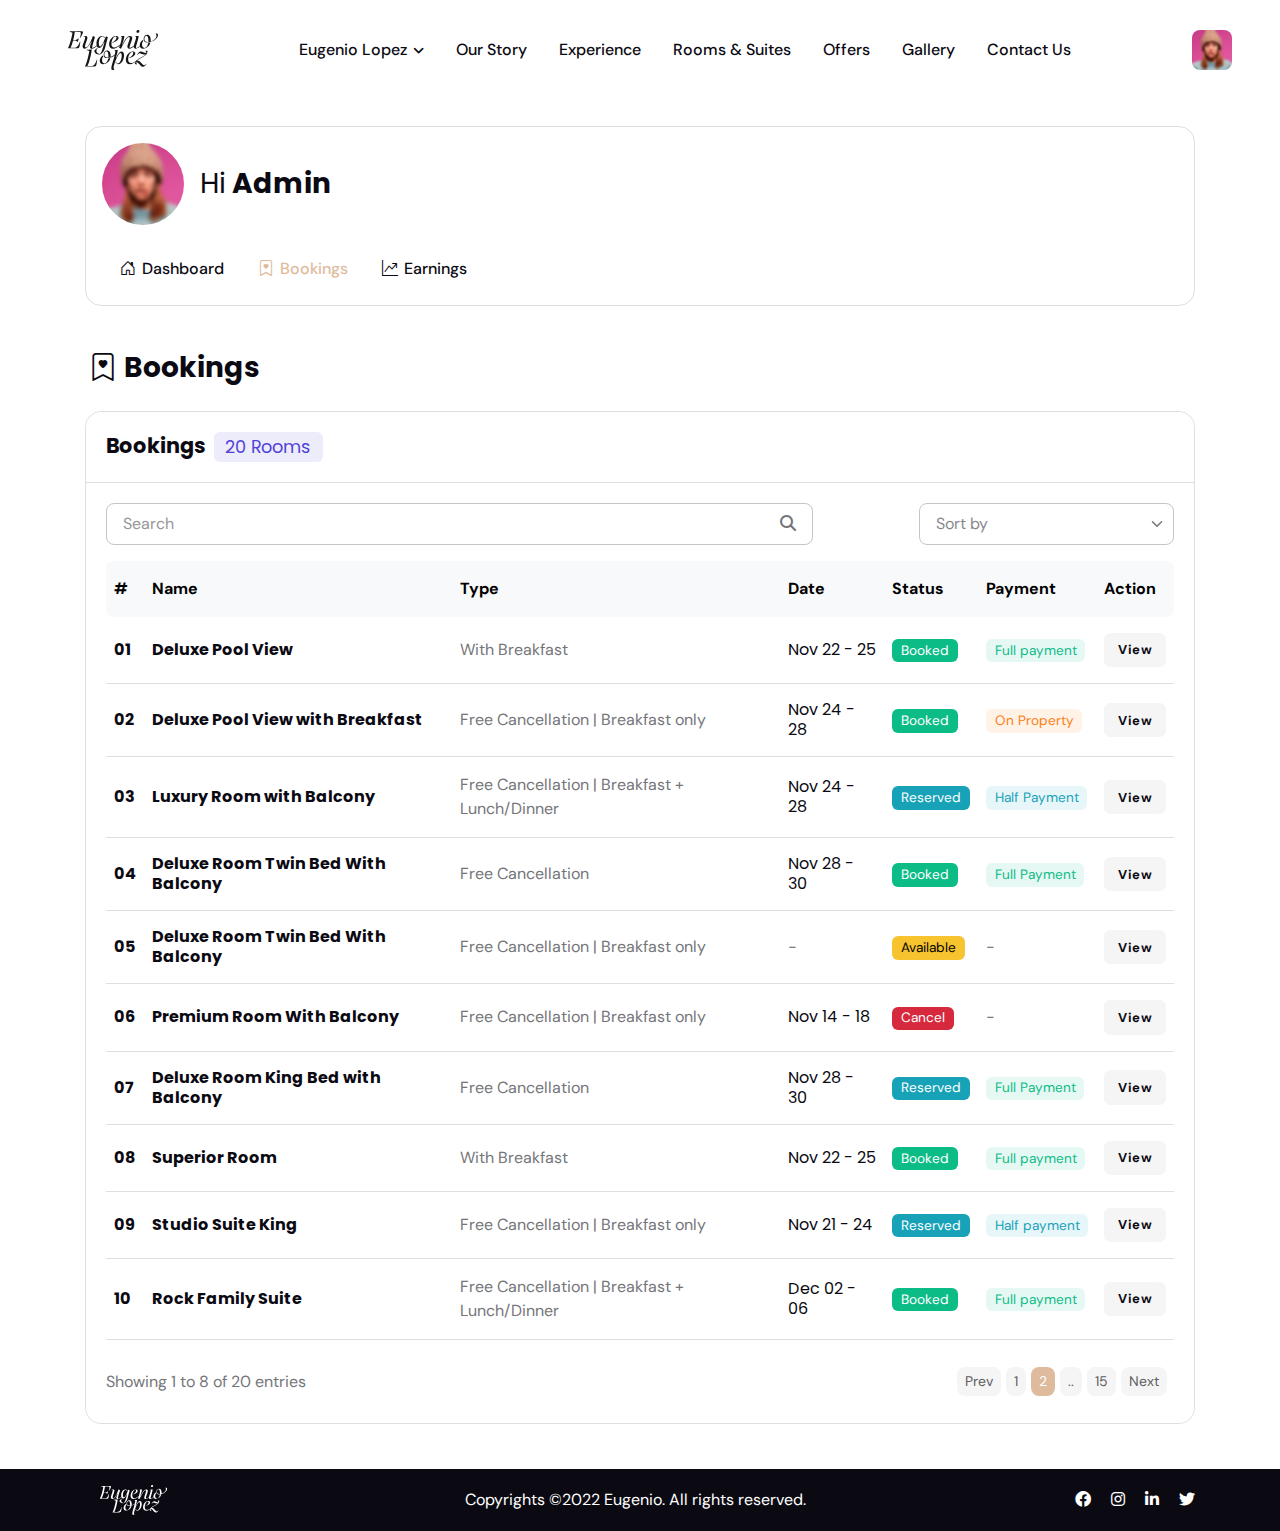
<file: agent-bookings.html>
<!DOCTYPE html>
<html lang="en">
<head>
	<title>Eugenio Lopez</title>

	<!-- Meta Tags -->
	<meta charset="utf-8">
	<meta name="viewport" content="width=device-width, initial-scale=1, shrink-to-fit=no">
	<meta name="author" content="ewds">
	<meta name="description" content="Eugenio Lopez Website">

	<!-- Dark mode -->
	<script type="text/javascript">
		var theme = localStorage.getItem('data-theme');
		var root = document.documentElement;
		if (theme === 'dark' && theme !== undefined) {
			root.classList.add('dark-mode');
		} else {
			root.classList.remove('dark-mode');
		}
	</script>

	<!-- Favicon -->
	<link rel="shortcut icon" href="assets/images/favicon.ico">

	<!-- Google Font -->
	<link rel="preconnect" href="https://fonts.googleapis.com">
	<link rel="preconnect" href="https://fonts.gstatic.com" crossorigin>
	<link rel="stylesheet" href="https://fonts.googleapis.com/css2?family=DM+Sans:wght@400;500;700&family=Poppins:wght@400;500;700&display=swap">

	<!-- Plugins CSS -->
	<link rel="stylesheet" type="text/css" href="assets/vendor/font-awesome/css/all.min.css">
	<link rel="stylesheet" type="text/css" href="assets/vendor/bootstrap-icons/bootstrap-icons.css">
	<link rel="stylesheet" type="text/css" href="assets/vendor/apexcharts/css/apexcharts.css">
	<link rel="stylesheet" type="text/css" href="assets/vendor/choices/css/choices.min.css">

	<!-- Theme CSS -->
	<link rel="stylesheet" type="text/css" href="assets/css/style.css">

</head>

<body>

<!-- Header START -->
<header class="navbar-light header-sticky">
	<!-- Logo Nav START -->
	<nav class="navbar navbar-expand-xl">
		<div class="container-fluid px-md-5">
			<!-- Logo START -->
			<a class="navbar-brand" href="index.html">
				<img class="light-mode-item navbar-brand-item" src="assets/images/logo.svg" alt="logo">
				<img class="dark-mode-item navbar-brand-item" src="assets/images/logo-light.svg" alt="logo">
			</a>
			<!-- Logo END -->
            	<!-- Responsive navbar toggler -->
			<button class="navbar-toggler ms-auto mx-3 me-md-0 p-0 p-sm-2" type="button" data-bs-toggle="collapse" data-bs-target="#navbarCollapse" aria-controls="navbarCollapse" aria-expanded="false" aria-label="Toggle navigation">
				<span class="navbar-toggler-animation">
					<span></span>
					<span></span>
					<span></span>
				</span>
			</button>

			<!-- Main navbar START -->
			<div class="navbar-collapse collapse" id="navbarCollapse">
				<ul class="navbar-nav navbar-nav-scroll mx-auto">

				<!-- Nav item Link -->
                <li class="nav-item dropdown">
                    <a class="nav-link dropdown-toggle" href="#" id="listingMenu" data-bs-toggle="dropdown" aria-haspopup="true" aria-expanded="false">Eugenio Lopez</a>
                    <ul class="dropdown-menu" aria-labelledby="listingMenu">
                        <li> <a class="dropdown-item" href="book.html">Book</a></li>
                        <li> <a class="dropdown-item" href="compare-listing.html">Compare Listing</a></li>
                        <li> <a class="dropdown-item" href="offer-detail.html">Offer Detail</a></li>
                    </ul>
                </li>

					<!-- Nav item Link -->
					<li class="nav-item"> <a class="nav-link" href="ourstory.html">Our Story</a> </li>

					<!-- Nav item Link -->
					<li class="nav-item"> <a class="nav-link" href="experience.html">Experience</a> </li>

					<!-- Nav item Link -->
					<li class="nav-item"> <a class="nav-link" href="#">Rooms & Suites</a> </li>

					<!-- Nav item Link -->
					<li class="nav-item"> <a class="nav-link" href="offer-detail.html">Offers</a> </li>

					<!-- Nav item Link -->
					<li class="nav-item"> <a class="nav-link" href="#">Gallery</a> </li>

                    <!-- Nav item Link -->
                    <li class="nav-item"> <a class="nav-link" href="contact.html">Contact Us</a> </li>
				</ul>
			</div>
			<!-- Main navbar END -->

			<!-- Profile and Notification START -->
			<ul class="nav flex-row align-items-center list-unstyled ms-xl-auto">
				<!-- Profile dropdown START -->
				<li class="nav-item ms-3 dropdown">
					<!-- Avatar -->
					<a class="avatar avatar-sm p-0" href="#" id="profileDropdown" role="button" data-bs-auto-close="outside" data-bs-display="static" data-bs-toggle="dropdown" aria-expanded="false">
						<img class="avatar-img rounded-2" src="assets/images/avatar/01.jpg" alt="avatar">
					</a>

					<ul class="dropdown-menu dropdown-animation dropdown-menu-end shadow pt-3" aria-labelledby="profileDropdown">
						<!-- Profile info -->
						<li class="px-3 mb-3">
							<div class="d-flex align-items-center">
								<!-- Avatar -->
								<div class="avatar me-3">
									<img class="avatar-img rounded-circle shadow" src="assets/images/avatar/01.jpg" alt="avatar">
								</div>
								<div>
									<a class="h6 mt-2 mt-sm-0" href="#">Boyet Colasino</a>
									<p class="small m-0">boyet123@gmail.com</p>
								</div>
							</div>
						</li>

						<!-- Links -->
						<li> <hr class="dropdown-divider"></li>
						<li><a class="dropdown-item" href="#"><i class="bi bi-bookmark-check fa-fw me-2"></i>My Bookings</a></li>
						<li><a class="dropdown-item" href="#"><i class="bi bi-heart fa-fw me-2"></i>My Wishlist</a></li>
						<li><a class="dropdown-item" href="#"><i class="bi bi-gear fa-fw me-2"></i>Settings</a></li>
						<li><a class="dropdown-item" href="#"><i class="bi bi-info-circle fa-fw me-2"></i>Help Center</a></li>
						<li><a class="dropdown-item bg-danger-soft-hover" href="#"><i class="bi bi-power fa-fw me-2"></i>Sign Out</a></li>
						<li> <hr class="dropdown-divider"></li>

						<!-- Dark mode switch START -->
						<li>
							<div class="modeswitch-wrap" id="darkModeSwitch">
								<div class="modeswitch-item">
									<div class="modeswitch-icon"></div>
								</div>
								<span>Dark mode</span>
							</div>
						</li> 
						<!-- Dark mode switch END -->
					</ul>
				</li>
				<!-- Profile dropdown END -->
			</ul>
			<!-- Profile and Notification START -->

		</div>
	</nav>
	<!-- Logo Nav END -->
</header>
<!-- Header END -->

<!-- **************** MAIN CONTENT START **************** -->
<main>

<!-- =======================
Menu item START -->
<section class="pt-4">
	<div class="container">
		<div class="card rounded-3 border p-3 pb-2">
			<!-- Avatar and info START -->
			<div class="d-sm-flex align-items-center">
				<div class="avatar avatar-xl mb-2 mb-sm-0">
					<img class="avatar-img rounded-circle" src="assets/images/avatar/01.jpg" alt="">
				</div>
				<h4 class="mb-2 mb-sm-0 ms-sm-3"><span class="fw-light">Hi</span> Admin</h4>
			
			</div>
			<!-- Avatar and info START -->
			
			<!-- Responsive navbar toggler -->
			<button class="btn btn-primary w-100 d-block d-xl-none mt-2" type="button" data-bs-toggle="offcanvas" data-bs-target="#dashboardMenu" aria-controls="dashboardMenu">
				<i class="bi bi-list"></i> Dashboard Menu
			</button>

			<!-- Nav links START -->
			<div class="offcanvas-xl offcanvas-end mt-xl-3" tabindex="-1" id="dashboardMenu">
				<div class="offcanvas-header border-bottom p-3">
					<h5 class="offcanvas-title">Menu</h5>
					<button type="button" class="btn-close" data-bs-dismiss="offcanvas" data-bs-target="#dashboardMenu" aria-label="Close"></button>
				</div>
				<!-- Offcanvas body -->
				<div class="offcanvas-body p-3 p-xl-0">
					<!-- Nav item -->
					<div class="navbar navbar-expand-xl">
						<ul class="navbar-nav navbar-offcanvas-menu">

							<li class="nav-item"> <a class="nav-link " href="agent-dashboard.html"><i class="bi bi-house-door fa-fw me-1"></i>Dashboard</a>	</li>

							<li class="nav-item"> <a class="nav-link active" href="agent-bookings.html"><i class="bi bi-bookmark-heart fa-fw me-1"></i>Bookings</a> </li>
		
							<li class="nav-item"> <a class="nav-link" href="agent-earnings.html"><i class="bi bi-graph-up-arrow fa-fw me-1"></i>Earnings</a>	</li>

									
						</ul>
					</div>
				</div>
			</div>
			<!-- Nav links END -->
		</div>
	</div>
</section>
<!-- =======================
Menu item END -->
	
<!-- =======================
Content START -->
<section class="pt-0">
	<div class="container vstack gap-4">
		<!-- Title START -->
		<div class="row">
			<div class="col-12">
				<h1 class="fs-4 mb-0"><i class="bi bi-bookmark-heart fa-fw me-1"></i>Bookings</h1>
			</div>
		</div>
		<!-- Title END -->

		<!-- Booking table START -->
		<div class="row">
			<div class="col-12">
				<div class="card border">
					<!-- Card header START -->
					<div class="card-header border-bottom">
						<h5 class="card-header-title">Bookings<span class="badge bg-primary bg-opacity-10 text-primary ms-2">20 Rooms</span></h5>
					</div>
					<!-- Card header END -->

					<!-- Card body START -->
					<div class="card-body">
						<!-- Search and select START -->
						<div class="row g-3 align-items-center justify-content-between mb-3">
							<!-- Search -->
							<div class="col-md-8">
								<form class="rounded position-relative">
									<input class="form-control pe-5" type="search" placeholder="Search" aria-label="Search">
									<button class="btn border-0 px-3 py-0 position-absolute top-50 end-0 translate-middle-y" type="submit"><i class="fas fa-search fs-6"></i></button>
								</form>
							</div>

							<!-- Select option -->
							<div class="col-md-3">
								<!-- Short by filter -->
								<form>
									<select class="form-select js-choice" aria-label=".form-select-sm">
										<option value="">Sort by</option>
										<option>Free</option>
										<option>Newest</option>
										<option>Oldest</option>
									</select>
								</form>
							</div>
						</div>
						<!-- Search and select END -->

						<!-- Hotel room list START -->
						<div class="table-responsive border-0">
							<table class="table align-middle p-4 mb-0 table-hover table-shrink">
								<!-- Table head -->
								<thead class="table-light">
									<tr>
										<th scope="col" class="border-0 rounded-start">#</th>
										<th scope="col" class="border-0">Name</th>
										<th scope="col" class="border-0">Type</th>
										<th scope="col" class="border-0">Date</th>
										<th scope="col" class="border-0">Status</th>
										<th scope="col" class="border-0">Payment</th>
										<th scope="col" class="border-0 rounded-end">Action</th>
									</tr>
								</thead>

								<!-- Table body START -->
								<tbody class="border-top-0">
									<!-- Table item -->
									<tr>
										<td> <h6 class="mb-0">01</h6> </td>
										<td> <h6 class="mb-0"><a href="#">Deluxe Pool View</a></h6> </td>
										<td> With Breakfast </td>
										<td> <h6 class="mb-0 fw-light">Nov 22 - 25</h6> </td>
										<td> <div class="badge text-bg-success">Booked</div> </td>
										<td> <div class="badge bg-success bg-opacity-10 text-success">Full payment</div> </td> 
										<td> <a href="#" class="btn btn-sm btn-light mb-0">View</a> </td>
									</tr>

									<!-- Table item -->
									<tr>
										<td> <h6 class="mb-0">02</h6> </td>
										<td> <h6 class="mb-0"><a href="#">Deluxe Pool View with Breakfast</a></h6> </td>
										<td> Free Cancellation | Breakfast only </td>
										<td> <h6 class="mb-0 fw-light">Nov 24 - 28</h6> </td>
										<td> <div class="badge text-bg-success">Booked</div> </td>
										<td> <div class="badge bg-orange bg-opacity-10 text-orange">On Property</div> </td>
										<td> <a href="#" class="btn btn-sm btn-light mb-0">View</a> </td>
									</tr>

									<!-- Table item -->
									<tr>
										<td> <h6 class="mb-0">03</h6> </td>
										<td> <h6 class="mb-0"><a href="#">Luxury Room with Balcony</a></h6> </td>
										<td> Free Cancellation | Breakfast + Lunch/Dinner </td>
										<td> <h6 class="mb-0 fw-light">Nov 24 - 28</h6> </td>
										<td> <div class="badge text-bg-info">Reserved</div> </td>
										<td> <div class="badge bg-info bg-opacity-10 text-info">Half Payment</div> </td>
										<td> <a href="#" class="btn btn-sm btn-light mb-0">View</a> </td>
									</tr>

									<!-- Table item -->
									<tr>
										<td> <h6 class="mb-0">04</h6> </td>
										<td> <h6 class="mb-0"><a href="#">Deluxe Room Twin Bed With Balcony</a></h6> </td>
										<td> Free Cancellation </td>
										<td> <h6 class="mb-0 fw-light">Nov 28 - 30</h6> </td>
										<td> <div class="badge text-bg-success">Booked</div> </td>
										<td> <div class="badge bg-success bg-opacity-10 text-success">Full Payment</div> </td>
										<td> <a href="#" class="btn btn-sm btn-light mb-0">View</a> </td>
									</tr>

									<!-- Table item -->
									<tr>
										<td> <h6 class="mb-0">05</h6> </td>
										<td> <h6 class="mb-0"><a href="#">Deluxe Room Twin Bed With Balcony</a></h6> </td>
										<td> Free Cancellation | Breakfast only </td>
										<td> - </td>
										<td> <div class="badge text-bg-warning">Available</div> </td>
										<td> - </td>
										<td> <a href="#" class="btn btn-sm btn-light mb-0">View</a> </td>
									</tr>

									<!-- Table item -->
									<tr>
										<td> <h6 class="mb-0">06</h6> </td>
										<td> <h6 class="mb-0"><a href="#">Premium Room With Balcony</a></h6> </td>
										<td> Free Cancellation | Breakfast only </td>
										<td> <h6 class="mb-0 fw-light">Nov 14 - 18</h6> </td>
										<td> <div class="badge text-bg-danger">Cancel</div> </td>
										<td> - </td>
										<td> <a href="#" class="btn btn-sm btn-light mb-0">View</a> </td>
									</tr>

									<!-- Table item -->
									<tr>
										<td> <h6 class="mb-0">07</h6> </td>
										<td> <h6 class="mb-0"><a href="#">Deluxe Room King Bed with Balcony</a></h6> </td>
										<td> Free Cancellation </td>
										<td> <h6 class="mb-0 fw-light">Nov 28 - 30</h6> </td>
										<td> <div class="badge text-bg-info">Reserved</div> </td>
										<td> <div class="badge bg-success bg-opacity-10 text-success">Full Payment</div> </td>
										<td> <a href="#" class="btn btn-sm btn-light mb-0">View</a> </td>
									</tr>

									<!-- Table item -->
									<tr>
										<td> <h6 class="mb-0">08</h6> </td>
										<td> <h6 class="mb-0"><a href="#">Superior Room</a></h6> </td>
										<td> With Breakfast </td>
										<td> <h6 class="mb-0 fw-light">Nov 22 - 25</h6> </td>
										<td> <div class="badge text-bg-success">Booked</div> </td>
										<td> <div class="badge bg-success bg-opacity-10 text-success">Full payment</div> </td>
										<td> <a href="#" class="btn btn-sm btn-light mb-0">View</a> </td>
									</tr>

									<!-- Table item -->
									<tr>
										<td> <h6 class="mb-0">09</h6> </td>
										<td> <h6 class="mb-0"><a href="#">Studio Suite King</a></h6> </td>
										<td> Free Cancellation | Breakfast only </td>
										<td> <h6 class="mb-0 fw-light">Nov 21 - 24</h6> </td>
										<td> <div class="badge text-bg-info">Reserved</div> </td>
										<td> <div class="badge bg-info bg-opacity-10 text-info">Half payment</div> </td>
										<td> <a href="#" class="btn btn-sm btn-light mb-0">View</a> </td>
									</tr>

									<!-- Table item -->
									<tr>
										<td> <h6 class="mb-0">10</h6> </td>
										<td> <h6 class="mb-0"><a href="#">Rock Family Suite</a></h6> </td>
										<td> Free Cancellation | Breakfast + Lunch/Dinner </td>
										<td> <h6 class="mb-0 fw-light">Dec 02 - 06</h6> </td>
										<td> <div class="badge text-bg-success">Booked</div> </td>
										<td> <div class="badge bg-success bg-opacity-10 text-success">Full payment</div> </td>
										<td> <a href="#" class="btn btn-sm btn-light mb-0">View</a> </td>
									</tr>
								</tbody>
								<!-- Table body END -->
							</table>
						</div>
						<!-- Hotel room list END -->
					</div>
					<!-- Card body END -->

					<!-- Card footer START -->
					<div class="card-footer pt-0">
						<!-- Pagination and content -->
						<div class="d-sm-flex justify-content-sm-between align-items-sm-center">
							<!-- Content -->
							<p class="mb-sm-0 text-center text-sm-start">Showing 1 to 8 of 20 entries</p>
							<!-- Pagination -->
							<nav class="mb-sm-0 d-flex justify-content-center" aria-label="navigation">
								<ul class="pagination pagination-sm pagination-primary-soft mb-0">
									<li class="page-item disabled">
										<a class="page-link" href="#" tabindex="-1">Prev</a>
									</li>
									<li class="page-item"><a class="page-link" href="#">1</a></li>
									<li class="page-item active"><a class="page-link" href="#">2</a></li>
									<li class="page-item disabled"><a class="page-link" href="#">..</a></li>
									<li class="page-item"><a class="page-link" href="#">15</a></li>
									<li class="page-item">
										<a class="page-link" href="#">Next</a>
									</li>
								</ul>
							</nav>
						</div>
					</div>
					<!-- Card footer END -->
				</div>
			</div>
		 </div> 
		<!-- Booking table END -->
	</div>
</section>
<!-- =======================
Content END -->

</main>
<!-- **************** MAIN CONTENT END **************** -->

<!-- =======================
Footer START -->
<footer class="bg-dark p-3">
	<div class="container">
		<div class="row align-items-center">

			<!-- Widget -->
			<div class="col-md-4">
				<div class="text-center text-md-start mb-3 mb-md-0">
					<a href="index.html"> <img class="h-30px" src="assets/images/logo-light.svg" alt="logo"> </a>
				</div> 
			</div>
			
			<!-- Widget -->
			<div class="col-md-4">
				<div class="text-white text-primary-hover"> Copyrights <a href="#" class="text-white">©2022 Eugenio</a>. All rights reserved. </div>
			</div>

			<!-- Widget -->
			<div class="col-md-4">
				<ul class="list-inline mb-0 text-center text-md-end">
					<li class="list-inline-item ms-2"><a href="#"><i class="text-white fab fa-facebook"></i></a></li>
					<li class="list-inline-item ms-2"><a href="#"><i class="text-white fab fa-instagram"></i></a></li>
					<li class="list-inline-item ms-2"><a href="#"><i class="text-white fab fa-linkedin-in"></i></a></li>
					<li class="list-inline-item ms-2"><a href="#"><i class="text-white fab fa-twitter"></i></a></li>
				</ul>
			</div>
		</div>
	</div>
</footer>
<!-- =======================
Footer END -->

<!-- Back to top -->
<div class="back-top"></div>

<!-- Bootstrap JS -->
<script src="assets/vendor/bootstrap/dist/js/bootstrap.bundle.min.js"></script>

<!-- Vendors -->
<script src="assets/vendor/apexcharts/js/apexcharts.min.js"></script>
<script src="assets/vendor/choices/js/choices.min.js"></script>

<!-- ThemeFunctions -->
<script src="assets/js/functions.js"></script>

</body>
</html>
</file>
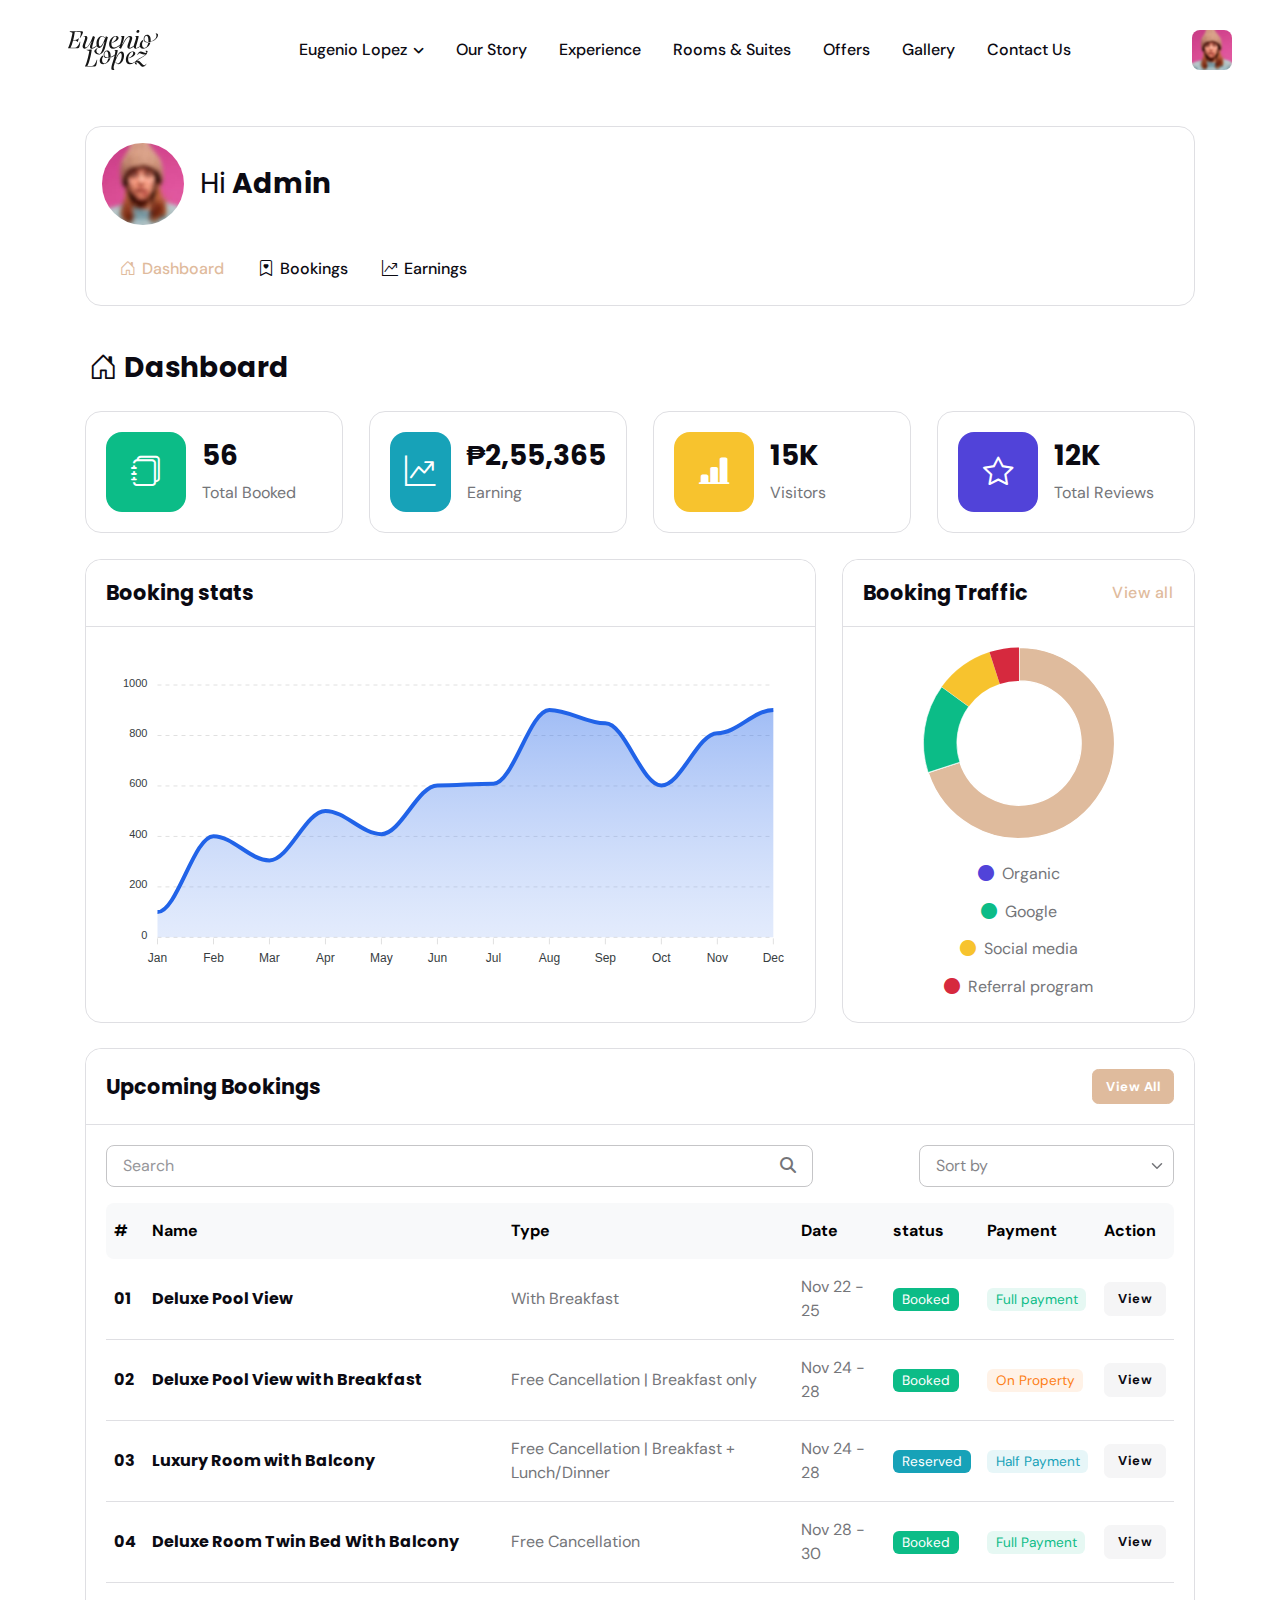
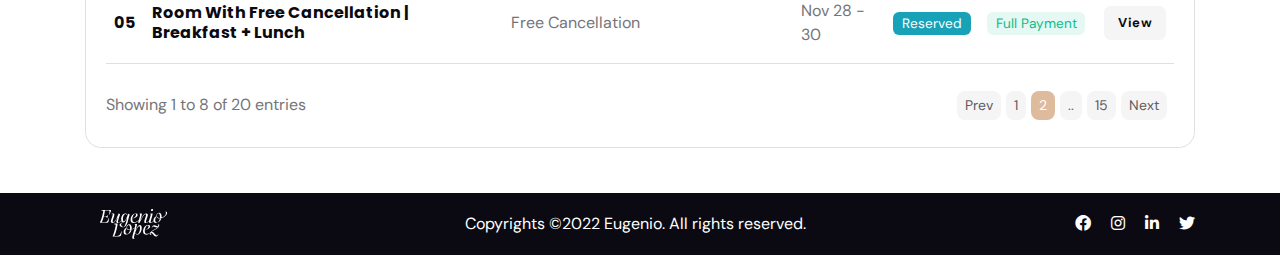
<file: agent-dashboard.html>
<!DOCTYPE html>
<html lang="en">
<head>
	<title>Eugenio Lopez</title>

	<!-- Meta Tags -->
	<meta charset="utf-8">
	<meta name="viewport" content="width=device-width, initial-scale=1, shrink-to-fit=no">
	<meta name="author" content="ewds">
	<meta name="description" content="Eugenio Lopez Website">

	<!-- Dark mode -->
	<script type="text/javascript">
		var theme = localStorage.getItem('data-theme');
		var root = document.documentElement;
		if (theme === 'dark' && theme !== undefined) {
			root.classList.add('dark-mode');
		} else {
			root.classList.remove('dark-mode');
		}
	</script>

	<!-- Favicon -->
	<link rel="shortcut icon" href="assets/images/favicon.ico">

	<!-- Google Font -->
	<link rel="preconnect" href="https://fonts.googleapis.com">
	<link rel="preconnect" href="https://fonts.gstatic.com" crossorigin>
	<link rel="stylesheet" href="https://fonts.googleapis.com/css2?family=DM+Sans:wght@400;500;700&family=Poppins:wght@400;500;700&display=swap">

	<!-- Plugins CSS -->
	<link rel="stylesheet" type="text/css" href="assets/vendor/font-awesome/css/all.min.css">
	<link rel="stylesheet" type="text/css" href="assets/vendor/bootstrap-icons/bootstrap-icons.css">
	<link rel="stylesheet" type="text/css" href="assets/vendor/apexcharts/css/apexcharts.css">
	<link rel="stylesheet" type="text/css" href="assets/vendor/choices/css/choices.min.css">

	<!-- Theme CSS -->
	<link rel="stylesheet" type="text/css" href="assets/css/style.css">

</head>

<body>

<!-- Header START -->
<header class="navbar-light header-sticky">
	<!-- Logo Nav START -->
	<nav class="navbar navbar-expand-xl">
		<div class="container-fluid px-md-5">
			<!-- Logo START -->
			<a class="navbar-brand" href="index.html">
				<img class="light-mode-item navbar-brand-item" src="assets/images/logo.svg" alt="logo">
				<img class="dark-mode-item navbar-brand-item" src="assets/images/logo-light.svg" alt="logo">
			</a>
			<!-- Logo END -->
            	<!-- Responsive navbar toggler -->
			<button class="navbar-toggler ms-auto mx-3 me-md-0 p-0 p-sm-2" type="button" data-bs-toggle="collapse" data-bs-target="#navbarCollapse" aria-controls="navbarCollapse" aria-expanded="false" aria-label="Toggle navigation">
				<span class="navbar-toggler-animation">
					<span></span>
					<span></span>
					<span></span>
				</span>
			</button>

			<!-- Main navbar START -->
			<div class="navbar-collapse collapse" id="navbarCollapse">
				<ul class="navbar-nav navbar-nav-scroll mx-auto">

				<!-- Nav item Link -->
                <li class="nav-item dropdown">
                    <a class="nav-link dropdown-toggle" href="#" id="listingMenu" data-bs-toggle="dropdown" aria-haspopup="true" aria-expanded="false">Eugenio Lopez</a>
                    <ul class="dropdown-menu" aria-labelledby="listingMenu">
                        <li> <a class="dropdown-item" href="book.html">Book</a></li>
                        <li> <a class="dropdown-item" href="compare-listing.html">Compare Listing</a></li>
                        <li> <a class="dropdown-item" href="offer-detail.html">Offer Detail</a></li>
                    </ul>
                </li>

					<!-- Nav item Link -->
					<li class="nav-item"> <a class="nav-link" href="ourstory.html">Our Story</a> </li>

					<!-- Nav item Link -->
					<li class="nav-item"> <a class="nav-link" href="experience.html">Experience</a> </li>

					<!-- Nav item Link -->
					<li class="nav-item"> <a class="nav-link" href="#">Rooms & Suites</a> </li>

					<!-- Nav item Link -->
					<li class="nav-item"> <a class="nav-link" href="offer-detail.html">Offers</a> </li>

					<!-- Nav item Link -->
					<li class="nav-item"> <a class="nav-link" href="#">Gallery</a> </li>

                    <!-- Nav item Link -->
                    <li class="nav-item"> <a class="nav-link" href="contact.html">Contact Us</a> </li>
				</ul>
			</div>
			<!-- Main navbar END -->

			<!-- Profile and Notification START -->
			<ul class="nav flex-row align-items-center list-unstyled ms-xl-auto">
				<!-- Profile dropdown START -->
				<li class="nav-item ms-3 dropdown">
					<!-- Avatar -->
					<a class="avatar avatar-sm p-0" href="#" id="profileDropdown" role="button" data-bs-auto-close="outside" data-bs-display="static" data-bs-toggle="dropdown" aria-expanded="false">
						<img class="avatar-img rounded-2" src="assets/images/avatar/01.jpg" alt="avatar">
					</a>

					<ul class="dropdown-menu dropdown-animation dropdown-menu-end shadow pt-3" aria-labelledby="profileDropdown">
						<!-- Profile info -->
						<li class="px-3 mb-3">
							<div class="d-flex align-items-center">
								<!-- Avatar -->
								<div class="avatar me-3">
									<img class="avatar-img rounded-circle shadow" src="assets/images/avatar/01.jpg" alt="avatar">
								</div>
								<div>
									<a class="h6 mt-2 mt-sm-0" href="#">Boyet Colasino</a>
									<p class="small m-0">boyet123@gmail.com</p>
								</div>
							</div>
						</li>

						<!-- Links -->
						<li> <hr class="dropdown-divider"></li>
						<li><a class="dropdown-item" href="#"><i class="bi bi-bookmark-check fa-fw me-2"></i>My Bookings</a></li>
						<li><a class="dropdown-item" href="#"><i class="bi bi-heart fa-fw me-2"></i>My Wishlist</a></li>
						<li><a class="dropdown-item" href="#"><i class="bi bi-gear fa-fw me-2"></i>Settings</a></li>
						<li><a class="dropdown-item" href="#"><i class="bi bi-info-circle fa-fw me-2"></i>Help Center</a></li>
						<li><a class="dropdown-item bg-danger-soft-hover" href="#"><i class="bi bi-power fa-fw me-2"></i>Sign Out</a></li>
						<li> <hr class="dropdown-divider"></li>

						<!-- Dark mode switch START -->
						<li>
							<div class="modeswitch-wrap" id="darkModeSwitch">
								<div class="modeswitch-item">
									<div class="modeswitch-icon"></div>
								</div>
								<span>Dark mode</span>
							</div>
						</li> 
						<!-- Dark mode switch END -->
					</ul>
				</li>
				<!-- Profile dropdown END -->
			</ul>
			<!-- Profile and Notification START -->

		</div>
	</nav>
	<!-- Logo Nav END -->
</header>
<!-- Header END -->

<!-- **************** MAIN CONTENT START **************** -->
<main>

<!-- =======================
Menu item START -->
<section class="pt-4">
	<div class="container">
		<div class="card rounded-3 border p-3 pb-2">
			<!-- Avatar and info START -->
			<div class="d-sm-flex align-items-center">
				<div class="avatar avatar-xl mb-2 mb-sm-0">
					<img class="avatar-img rounded-circle" src="assets/images/avatar/01.jpg" alt="">
				</div>
				<h4 class="mb-2 mb-sm-0 ms-sm-3"><span class="fw-light">Hi</span> Admin</h4>
			
			</div>
			<!-- Avatar and info START -->
			
			<!-- Responsive navbar toggler -->
			<button class="btn btn-primary w-100 d-block d-xl-none mt-2" type="button" data-bs-toggle="offcanvas" data-bs-target="#dashboardMenu" aria-controls="dashboardMenu">
				<i class="bi bi-list"></i> Dashboard Menu
			</button>

			<!-- Nav links START -->
			<div class="offcanvas-xl offcanvas-end mt-xl-3" tabindex="-1" id="dashboardMenu">
				<div class="offcanvas-header border-bottom p-3">
					<h5 class="offcanvas-title">Menu</h5>
					<button type="button" class="btn-close" data-bs-dismiss="offcanvas" data-bs-target="#dashboardMenu" aria-label="Close"></button>
				</div>
				<!-- Offcanvas body -->
				<div class="offcanvas-body p-3 p-xl-0">
					<!-- Nav item -->
					<div class="navbar navbar-expand-xl">
						<ul class="navbar-nav navbar-offcanvas-menu">

							<li class="nav-item"> <a class="nav-link active" href="agent-dashboard.html"><i class="bi bi-house-door fa-fw me-1"></i>Dashboard</a>	</li>

							<li class="nav-item"> <a class="nav-link" href="agent-bookings.html"><i class="bi bi-bookmark-heart fa-fw me-1"></i>Bookings</a> </li>
		
							<li class="nav-item"> <a class="nav-link" href="agent-earnings.html"><i class="bi bi-graph-up-arrow fa-fw me-1"></i>Earnings</a>	</li>

									
						</ul>
					</div>
				</div>
			</div>
			<!-- Nav links END -->
		</div>
	</div>
</section>
<!-- =======================
Menu item END -->
	
<!-- =======================
Content START -->
<section class="pt-0">
	<div class="container vstack gap-4">
		<!-- Title START -->
		<div class="row">
			<div class="col-12">
				<h1 class="fs-4 mb-0"><i class="bi bi-house-door fa-fw me-1"></i>Dashboard</h1>
			</div>
		</div>	
		<!-- Title END -->

		<!-- Counter START -->
		<div class="row g-4">
			<!-- Counter item -->
			<div class="col-sm-6 col-xl-3">
				<div class="card card-body border">
					<div class="d-flex align-items-center">
						<!-- Icon -->
						<div class="icon-xl bg-success rounded-3 text-white">
							<i class="bi bi-journals"></i>
						</div>
						<!-- Content -->
						<div class="ms-3">
							<h4>56</h4>
							<span>Total Booked</span>
						</div>
					</div>
				</div>
			</div>

			<!-- Counter item -->
			<div class="col-sm-6 col-xl-3">
				<div class="card card-body border">
					<div class="d-flex align-items-center">
						<!-- Icon -->
						<div class="icon-xl bg-info rounded-3 text-white">
							<i class="bi bi-graph-up-arrow"></i>
						</div>
						<!-- Content -->
						<div class="ms-3">
							<h4>₱2,55,365</h4>
							<span>Earning</span>
						</div>
					</div>
				</div>
			</div>

			<!-- Counter item -->
			<div class="col-sm-6 col-xl-3">
				<div class="card card-body border">
					<div class="d-flex align-items-center">
						<!-- Icon -->
						<div class="icon-xl bg-warning rounded-3 text-white">
							<i class="bi bi-bar-chart-line-fill"></i>
						</div>
						<!-- Content -->
						<div class="ms-3">
							<h4>15K</h4>
							<span>Visitors</span>
						</div>
					</div>
				</div>
			</div>

			<!-- Counter item -->
			<div class="col-sm-6 col-xl-3">
				<div class="card card-body border">
					<div class="d-flex align-items-center">
						<!-- Icon -->
						<div class="icon-xl bg-primary rounded-3 text-white">
							<i class="bi bi-star"></i>
						</div>
						<!-- Content -->
						<div class="ms-3">
							<h4>12K</h4>
							<span>Total Reviews</span>
						</div>
					</div>
				</div>
			</div>
		</div>
		<!-- Counter END -->

		<!-- Graph START -->
		<div class="row g-4">
			<!-- Booking Chart START -->
			<div class="col-lg-7 col-xl-8">
				<!-- Chart START -->
				<div class="card border h-100">
					<!-- Card header -->
					<div class="card-header border-bottom">
						<h5 class="card-header-title">Booking stats</h5>
					</div>
					<!-- Card body -->
					<div class="card-body">
						<!-- Apex chart -->
						<div id="apexChartTrafficStats" class="mt-2"></div>
					</div>
				</div>
				<!-- Chart END -->
			</div>
			<!-- Booking Chart END -->

			<!-- Booking graph START -->
			<div class="col-lg-4">
				<div class="card border h-100">

					<!-- Card header -->
					<div class="card-header border-bottom d-flex justify-content-between align-items-center">
						<h5 class="card-header-title">Booking Traffic</h5>
						<a href="#" class="btn btn-link p-0 mb-0">View all</a>
					</div>

					<!-- Card body START -->
					<div class="card-body p-3">
						<!-- Chart -->
						<div class="col-sm-6 mx-auto">
							<div class="d-flex justify-content-center" id="ChartTrafficViews"></div>
						</div>

						<!-- Content -->
						<ul class="list-group list-group-borderless align-items-center mt-3">
							<li class="list-group-item"><i class="text-primary fas fa-circle me-2"></i>Organic</li>
							<li class="list-group-item"><i class="text-success fas fa-circle me-2"></i>Google</li>
							<li class="list-group-item"><i class="text-warning fas fa-circle me-2"></i>Social media</li>
							<li class="list-group-item"><i class="text-danger fas fa-circle me-2"></i>Referral program</li>
						</ul>
					</div>
				</div>
			</div>
			<!-- Booking graph END -->
		</div>	
		<!-- Graph END -->

		<!-- Booking table START -->
		<div class="row">
			<div class="col-12">
				<div class="card border rounded-3">
					<!-- Card header START -->
					<div class="card-header border-bottom">
						<div class="d-sm-flex justify-content-between align-items-center">
							<h5 class="mb-2 mb-sm-0">Upcoming Bookings</h5>
							<a href="#" class="btn btn-sm btn-primary mb-0">View All</a>
						</div>
					</div>
					<!-- Card header END -->

					<!-- Card body START -->
					<div class="card-body">
						<!-- Search and select START -->
						<div class="row g-3 align-items-center justify-content-between mb-3">
							<!-- Search -->
							<div class="col-md-8">
								<form class="rounded position-relative">
									<input class="form-control pe-5" type="search" placeholder="Search" aria-label="Search">
									<button class="btn border-0 px-3 py-0 position-absolute top-50 end-0 translate-middle-y" type="submit"><i class="fas fa-search fs-6"></i></button>
								</form>
							</div>

							<!-- Select option -->
							<div class="col-md-3">
								<!-- Short by filter -->
								<form>
									<select class="form-select js-choice" aria-label=".form-select-sm">
										<option value="">Sort by</option>
										<option>Free</option>
										<option>Newest</option>
										<option>Oldest</option>
									</select>
								</form>
							</div>
						</div>
						<!-- Search and select END -->

						<!-- Hotel room list START -->
						<div class="table-responsive border-0">
							<table class="table align-middle p-4 mb-0 table-hover table-shrink">
								<!-- Table head -->
								<thead class="table-light">
									<tr>
										<th scope="col" class="border-0 rounded-start">#</th>
										<th scope="col" class="border-0">Name</th>
										<th scope="col" class="border-0">Type</th>
										<th scope="col" class="border-0">Date</th>
										<th scope="col" class="border-0">status</th>
										<th scope="col" class="border-0">Payment</th>
										<th scope="col" class="border-0 rounded-end">Action</th>
									</tr>
								</thead>

								<!-- Table body START -->
								<tbody class="border-top-0">
									<!-- Table item -->
									<tr>
										<td> <h6 class="mb-0">01</h6> </td>
										<td> <h6 class="mb-0"><a href="#">Deluxe Pool View</a></h6> </td>
										<td> With Breakfast </td>
										<td> Nov 22 - 25 </td>
										<td> <div class="badge text-bg-success">Booked</div> </td>
										<td> <div class="badge bg-success bg-opacity-10 text-success">Full payment</div> </td>
										<td> <a href="#" class="btn btn-sm btn-light mb-0">View</a> </td>
									</tr>

									<!-- Table item -->
									<tr>
										<td> <h6 class="mb-0">02</h6> </td>
										<td> <h6 class="mb-0"><a href="#">Deluxe Pool View with Breakfast</a></h6> </td>
										<td> Free Cancellation | Breakfast only </td>
										<td> Nov 24 - 28 </td>
										<td> <div class="badge text-bg-success">Booked</div> </td>
										<td> <div class="badge bg-orange bg-opacity-10 text-orange">On Property</div> </td>
										<td> <a href="#" class="btn btn-sm btn-light mb-0">View</a> </td>
									</tr>

									<!-- Table item -->
									<tr>
										<td> <h6 class="mb-0">03</h6> </td>
										<td> <h6 class="mb-0"><a href="#">Luxury Room with Balcony</a></h6> </td>
										<td> Free Cancellation | Breakfast + Lunch/Dinner </td>
										<td> Nov 24 - 28 </td>
										<td> <div class="badge text-bg-info">Reserved</div> </td>
										<td> <div class="badge bg-info bg-opacity-10 text-info">Half Payment</div> </td>
										<td> <a href="#" class="btn btn-sm btn-light mb-0">View</a> </td>
									</tr>

									<!-- Table item -->
									<tr>
										<td> <h6 class="mb-0">04</h6> </td>
										<td> <h6 class="mb-0"><a href="#">Deluxe Room Twin Bed With Balcony</a></h6> </td>
										<td> Free Cancellation </td>
										<td> Nov 28 - 30 </td>
										<td> <div class="badge text-bg-success">Booked</div> </td>
										<td> <div class="badge bg-success bg-opacity-10 text-success">Full Payment</div> </td>
										<td> <a href="#" class="btn btn-sm btn-light mb-0">View</a> </td>
									</tr>

									<!-- Table item -->
									<tr>
										<td> <h6 class="mb-0">05</h6> </td>
										<td> <h6 class="mb-0"><a href="#">Room With Free Cancellation | Breakfast + Lunch</a></h6> </td>
										<td> Free Cancellation </td>
										<td> Nov 28 - 30 </td>
										<td> <div class="badge text-bg-info">Reserved</div> </td>
										<td> <div class="badge bg-success bg-opacity-10 text-success">Full Payment</div> </td>
										<td> <a href="#" class="btn btn-sm btn-light mb-0">View</a> </td>
									</tr>
								</tbody>
								<!-- Table body END -->
							</table>
						</div>
						<!-- Hotel room list END -->
					</div>
					<!-- Card body END -->

					<!-- Card footer START -->
					<div class="card-footer pt-0">
						<!-- Pagination and content -->
						<div class="d-sm-flex justify-content-sm-between align-items-sm-center">
							<!-- Content -->
							<p class="mb-sm-0 text-center text-sm-start">Showing 1 to 8 of 20 entries</p>
							<!-- Pagination -->
							<nav class="mb-sm-0 d-flex justify-content-center" aria-label="navigation">
								<ul class="pagination pagination-sm pagination-primary-soft mb-0">
									<li class="page-item disabled">
										<a class="page-link" href="#" tabindex="-1">Prev</a>
									</li>
									<li class="page-item"><a class="page-link" href="#">1</a></li>
									<li class="page-item active"><a class="page-link" href="#">2</a></li>
									<li class="page-item disabled"><a class="page-link" href="#">..</a></li>
									<li class="page-item"><a class="page-link" href="#">15</a></li>
									<li class="page-item">
										<a class="page-link" href="#">Next</a>
									</li>
								</ul>
							</nav>
						</div>
					</div>
					<!-- Card footer END -->
				</div>
			</div>
		</div>	
		<!-- Booking table END -->
	</div>
</section>
<!-- =======================
Content END -->

</main>
<!-- **************** MAIN CONTENT END **************** -->

<!-- =======================
Footer START -->
<footer class="bg-dark p-3">
	<div class="container">
		<div class="row align-items-center">

			<!-- Widget -->
			<div class="col-md-4">
				<div class="text-center text-md-start mb-3 mb-md-0">
					<a href="index.html"> <img class="h-30px" src="assets/images/logo-light.svg" alt="logo"> </a>
				</div> 
			</div>
			
			<!-- Widget -->
			<div class="col-md-4">
				<div class="text-white text-primary-hover"> Copyrights <a href="#" class="text-white">©2022 Eugenio</a>. All rights reserved. </div>
			</div>

			<!-- Widget -->
			<div class="col-md-4">
				<ul class="list-inline mb-0 text-center text-md-end">
					<li class="list-inline-item ms-2"><a href="#"><i class="text-white fab fa-facebook"></i></a></li>
					<li class="list-inline-item ms-2"><a href="#"><i class="text-white fab fa-instagram"></i></a></li>
					<li class="list-inline-item ms-2"><a href="#"><i class="text-white fab fa-linkedin-in"></i></a></li>
					<li class="list-inline-item ms-2"><a href="#"><i class="text-white fab fa-twitter"></i></a></li>
				</ul>
			</div>
		</div>
	</div>
</footer>
<!-- =======================
Footer END -->

<!-- Back to top -->
<div class="back-top"></div>

<!-- Bootstrap JS -->
<script src="assets/vendor/bootstrap/dist/js/bootstrap.bundle.min.js"></script>

<!-- Vendors -->
<script src="assets/vendor/apexcharts/js/apexcharts.min.js"></script>
<script src="assets/vendor/choices/js/choices.min.js"></script>

<!-- ThemeFunctions -->
<script src="assets/js/functions.js"></script>

</body>
</html>
</file>
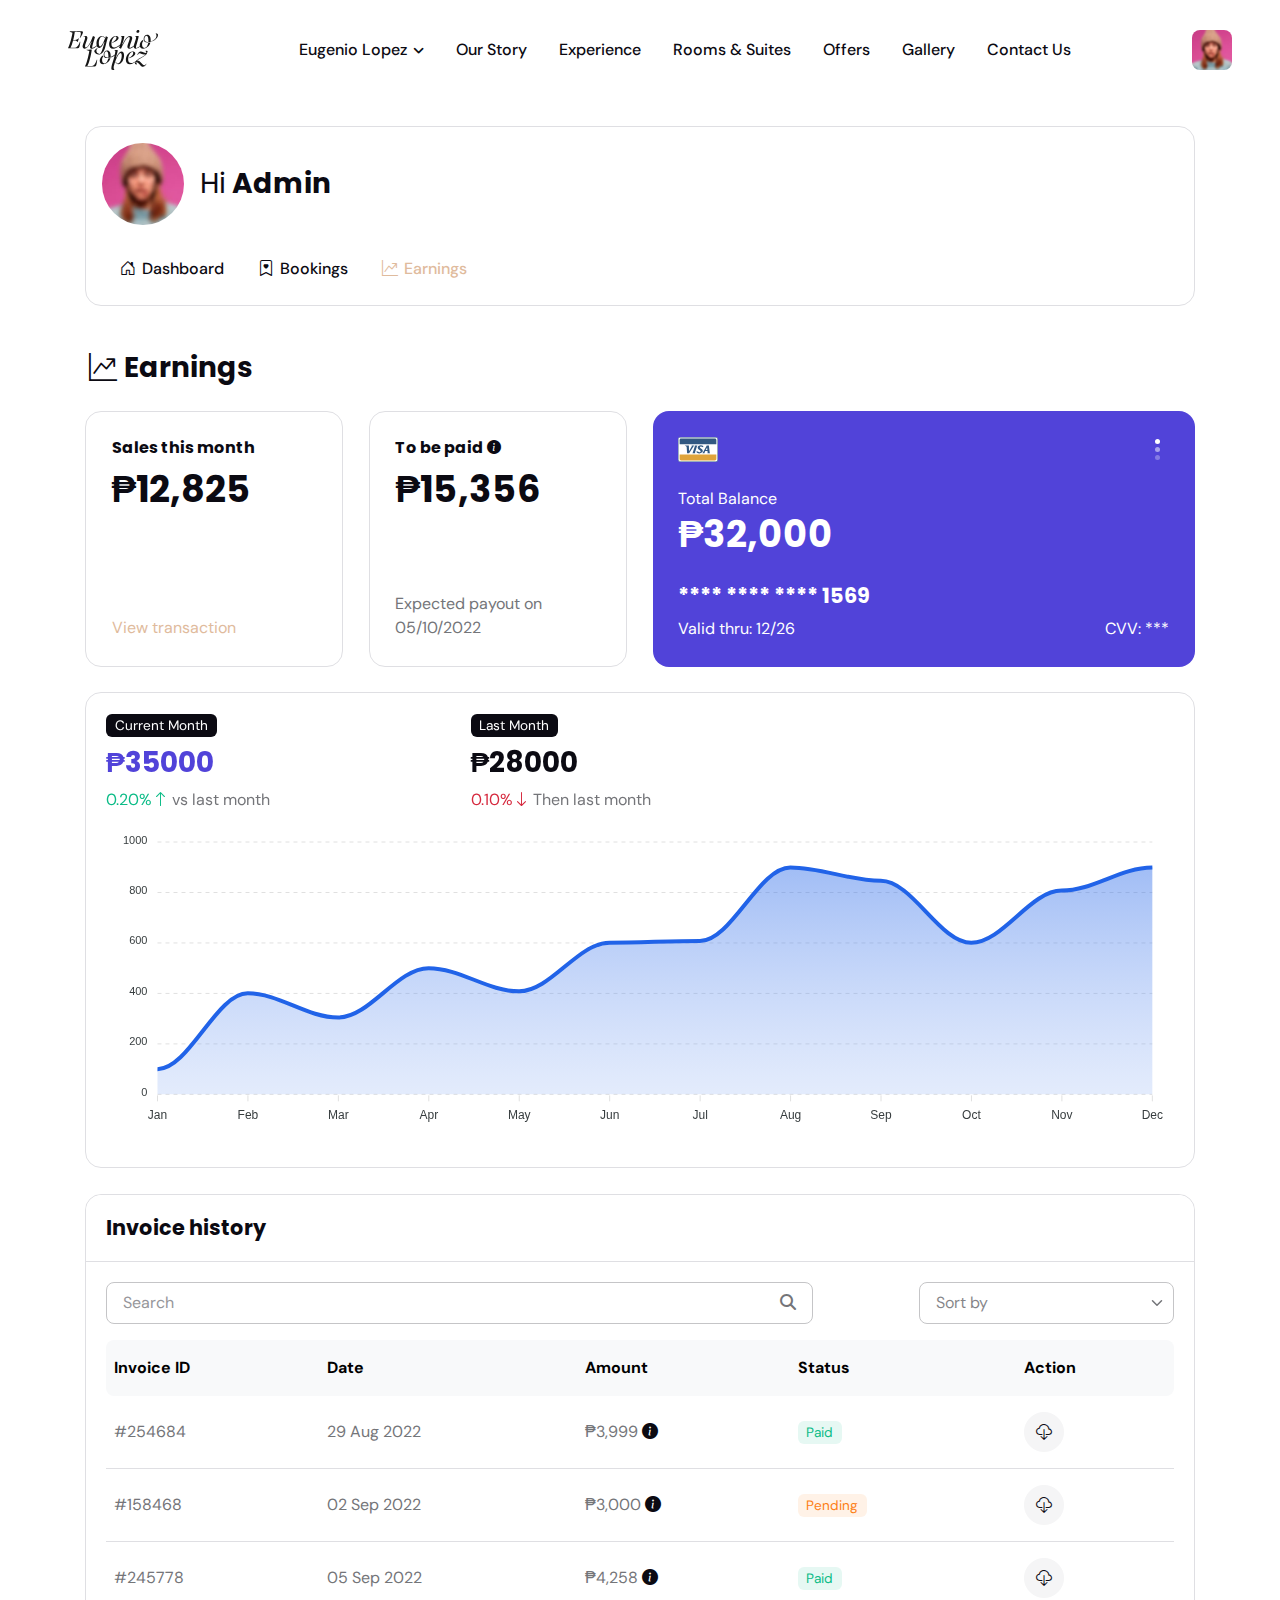
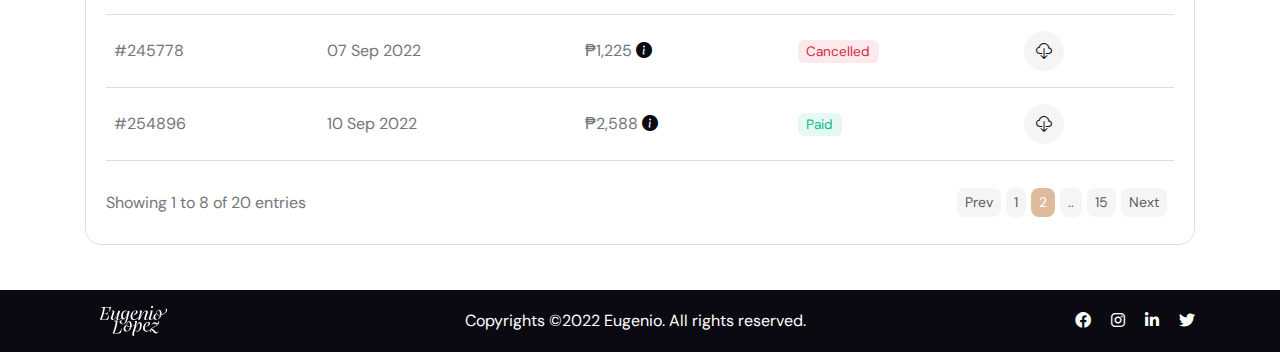
<file: agent-earnings.html>
<!DOCTYPE html>
<html lang="en">
<head>
	<title>Eugenio Lopez</title>

	<!-- Meta Tags -->
	<meta charset="utf-8">
	<meta name="viewport" content="width=device-width, initial-scale=1, shrink-to-fit=no">
	<meta name="author" content="ewds">
	<meta name="description" content="Eugenio Lopez Website">

	<!-- Dark mode -->
	<script type="text/javascript">
		var theme = localStorage.getItem('data-theme');
		var root = document.documentElement;
		if (theme === 'dark' && theme !== undefined) {
			root.classList.add('dark-mode');
		} else {
			root.classList.remove('dark-mode');
		}
	</script>

	<!-- Favicon -->
	<link rel="shortcut icon" href="assets/images/favicon.ico">

	<!-- Google Font -->
	<link rel="preconnect" href="https://fonts.googleapis.com">
	<link rel="preconnect" href="https://fonts.gstatic.com" crossorigin>
	<link rel="stylesheet" href="https://fonts.googleapis.com/css2?family=DM+Sans:wght@400;500;700&family=Poppins:wght@400;500;700&display=swap">

	<!-- Plugins CSS -->
	<link rel="stylesheet" type="text/css" href="assets/vendor/font-awesome/css/all.min.css">
	<link rel="stylesheet" type="text/css" href="assets/vendor/bootstrap-icons/bootstrap-icons.css">
	<link rel="stylesheet" type="text/css" href="assets/vendor/apexcharts/css/apexcharts.css">
	<link rel="stylesheet" type="text/css" href="assets/vendor/choices/css/choices.min.css">

	<!-- Theme CSS -->
	<link rel="stylesheet" type="text/css" href="assets/css/style.css">

</head>

<body>

<!-- Header START -->
<header class="navbar-light header-sticky">
	<!-- Logo Nav START -->
	<nav class="navbar navbar-expand-xl">
		<div class="container-fluid px-md-5">
			<!-- Logo START -->
			<a class="navbar-brand" href="index.html">
				<img class="light-mode-item navbar-brand-item" src="assets/images/logo.svg" alt="logo">
				<img class="dark-mode-item navbar-brand-item" src="assets/images/logo-light.svg" alt="logo">
			</a>
			<!-- Logo END -->
            	<!-- Responsive navbar toggler -->
			<button class="navbar-toggler ms-auto mx-3 me-md-0 p-0 p-sm-2" type="button" data-bs-toggle="collapse" data-bs-target="#navbarCollapse" aria-controls="navbarCollapse" aria-expanded="false" aria-label="Toggle navigation">
				<span class="navbar-toggler-animation">
					<span></span>
					<span></span>
					<span></span>
				</span>
			</button>

			<!-- Main navbar START -->
			<div class="navbar-collapse collapse" id="navbarCollapse">
				<ul class="navbar-nav navbar-nav-scroll mx-auto">

				<!-- Nav item Link -->
                <li class="nav-item dropdown">
                    <a class="nav-link dropdown-toggle" href="#" id="listingMenu" data-bs-toggle="dropdown" aria-haspopup="true" aria-expanded="false">Eugenio Lopez</a>
                    <ul class="dropdown-menu" aria-labelledby="listingMenu">
                        <li> <a class="dropdown-item" href="book.html">Book</a></li>
                        <li> <a class="dropdown-item" href="compare-listing.html">Compare Listing</a></li>
                        <li> <a class="dropdown-item" href="offer-detail.html">Offer Detail</a></li>
                    </ul>
                </li>

					<!-- Nav item Link -->
					<li class="nav-item"> <a class="nav-link" href="ourstory.html">Our Story</a> </li>

					<!-- Nav item Link -->
					<li class="nav-item"> <a class="nav-link" href="experience.html">Experience</a> </li>

					<!-- Nav item Link -->
					<li class="nav-item"> <a class="nav-link" href="#">Rooms & Suites</a> </li>

					<!-- Nav item Link -->
					<li class="nav-item"> <a class="nav-link" href="offer-detail.html">Offers</a> </li>

					<!-- Nav item Link -->
					<li class="nav-item"> <a class="nav-link" href="#">Gallery</a> </li>

                    <!-- Nav item Link -->
                    <li class="nav-item"> <a class="nav-link" href="contact.html">Contact Us</a> </li>
				</ul>
			</div>
			<!-- Main navbar END -->

			<!-- Profile and Notification START -->
			<ul class="nav flex-row align-items-center list-unstyled ms-xl-auto">
				<!-- Profile dropdown START -->
				<li class="nav-item ms-3 dropdown">
					<!-- Avatar -->
					<a class="avatar avatar-sm p-0" href="#" id="profileDropdown" role="button" data-bs-auto-close="outside" data-bs-display="static" data-bs-toggle="dropdown" aria-expanded="false">
						<img class="avatar-img rounded-2" src="assets/images/avatar/01.jpg" alt="avatar">
					</a>

					<ul class="dropdown-menu dropdown-animation dropdown-menu-end shadow pt-3" aria-labelledby="profileDropdown">
						<!-- Profile info -->
						<li class="px-3 mb-3">
							<div class="d-flex align-items-center">
								<!-- Avatar -->
								<div class="avatar me-3">
									<img class="avatar-img rounded-circle shadow" src="assets/images/avatar/01.jpg" alt="avatar">
								</div>
								<div>
									<a class="h6 mt-2 mt-sm-0" href="#">Boyet Colasino</a>
									<p class="small m-0">boyet123@gmail.com</p>
								</div>
							</div>
						</li>

						<!-- Links -->
						<li> <hr class="dropdown-divider"></li>
						<li><a class="dropdown-item" href="#"><i class="bi bi-bookmark-check fa-fw me-2"></i>My Bookings</a></li>
						<li><a class="dropdown-item" href="#"><i class="bi bi-heart fa-fw me-2"></i>My Wishlist</a></li>
						<li><a class="dropdown-item" href="#"><i class="bi bi-gear fa-fw me-2"></i>Settings</a></li>
						<li><a class="dropdown-item" href="#"><i class="bi bi-info-circle fa-fw me-2"></i>Help Center</a></li>
						<li><a class="dropdown-item bg-danger-soft-hover" href="#"><i class="bi bi-power fa-fw me-2"></i>Sign Out</a></li>
						<li> <hr class="dropdown-divider"></li>

						<!-- Dark mode switch START -->
						<li>
							<div class="modeswitch-wrap" id="darkModeSwitch">
								<div class="modeswitch-item">
									<div class="modeswitch-icon"></div>
								</div>
								<span>Dark mode</span>
							</div>
						</li> 
						<!-- Dark mode switch END -->
					</ul>
				</li>
				<!-- Profile dropdown END -->
			</ul>
			<!-- Profile and Notification START -->

		</div>
	</nav>
	<!-- Logo Nav END -->
</header>
<!-- Header END -->

<!-- **************** MAIN CONTENT START **************** -->
<main>

<!-- =======================
Menu item START -->
<section class="pt-4">
	<div class="container">
		<div class="card rounded-3 border p-3 pb-2">
			<!-- Avatar and info START -->
			<div class="d-sm-flex align-items-center">
				<div class="avatar avatar-xl mb-2 mb-sm-0">
					<img class="avatar-img rounded-circle" src="assets/images/avatar/01.jpg" alt="">
				</div>
				<h4 class="mb-2 mb-sm-0 ms-sm-3"><span class="fw-light">Hi</span> Admin</h4>
			
			</div>
			<!-- Avatar and info START -->
			
			<!-- Responsive navbar toggler -->
			<button class="btn btn-primary w-100 d-block d-xl-none mt-2" type="button" data-bs-toggle="offcanvas" data-bs-target="#dashboardMenu" aria-controls="dashboardMenu">
				<i class="bi bi-list"></i> Dashboard Menu
			</button>

			<!-- Nav links START -->
			<div class="offcanvas-xl offcanvas-end mt-xl-3" tabindex="-1" id="dashboardMenu">
				<div class="offcanvas-header border-bottom p-3">
					<h5 class="offcanvas-title">Menu</h5>
					<button type="button" class="btn-close" data-bs-dismiss="offcanvas" data-bs-target="#dashboardMenu" aria-label="Close"></button>
				</div>
				<!-- Offcanvas body -->
				<div class="offcanvas-body p-3 p-xl-0">
					<!-- Nav item -->
					<div class="navbar navbar-expand-xl">
						<ul class="navbar-nav navbar-offcanvas-menu">

							<li class="nav-item"> <a class="nav-link " href="agent-dashboard.html"><i class="bi bi-house-door fa-fw me-1"></i>Dashboard</a>	</li>

							<li class="nav-item"> <a class="nav-link" href="agent-bookings.html"><i class="bi bi-bookmark-heart fa-fw me-1"></i>Bookings</a> </li>
		
							<li class="nav-item"> <a class="nav-link active" href="agent-earnings.html"><i class="bi bi-graph-up-arrow fa-fw me-1"></i>Earnings</a>	</li>

									
						</ul>
					</div>
				</div>
			</div>
			<!-- Nav links END -->
		</div>
	</div>
</section>
<!-- =======================
Menu item END -->
	
<!-- =======================
Content START -->
<section class="pt-0">
	<div class="container vstack gap-4">
		<!-- Title START -->
		<div class="row">
			<div class="col-12">
				<h1 class="fs-4 mb-0"><i class="bi bi-graph-up-arrow fa-fw me-1"></i>Earnings</h1>
			</div>
		</div>	
		<!-- Title END -->

		<!-- Counter START -->
		<div class="row g-4">
			
			<!-- Earning item -->
			<div class="col-md-6 col-lg-3">
				<div class="card card-body border p-4 h-100">
					<h6 class="mb-0">Sales this month</h6>
					<h3 class="mb-2 mt-2">₱12,825</h3>
					<a href="#" class="mt-auto">View transaction</a>
				</div>
			</div>

			<!-- Grid item -->
			<div class="col-md-6 col-lg-3">
				<div class="card card-body border p-4 h-100">
					<h6>To be paid
						<a tabindex="0" class="h6 mb-0" role="button" data-bs-toggle="popover" data-bs-trigger="focus" data-bs-placement="top" data-bs-content="After US royalty withholding tax">
							<i class="bi bi-info-circle-fill small"></i>
						</a>
					</h6>
					<h3>₱15,356</h3>
					<p class="mb-0 mt-auto">Expected payout on 05/10/2022</p>
				</div>
			</div>

			<!-- Grid item -->
			<div class="col-lg-6">
				<div class="card bg-primary p-4">
						<div class="d-flex justify-content-between align-items-start text-white">
							<img class="w-40px" src="assets/images/element/visa.svg" alt="">
							<!-- Card action START -->
							<div class="dropdown">
								<a class="text-white" href="#" id="creditcardDropdown" role="button" data-bs-toggle="dropdown" data-bs-auto-close="outside" aria-expanded="false">
									<!-- Dropdown Icon -->
									<svg width="24" height="24" viewBox="0 0 24 24" fill="none" xmlns="http://www.w3.org/2000/svg">
										<circle fill="currentColor" cx="12.5" cy="3.5" r="2.5"></circle>
										<circle fill="currentColor" opacity="0.5" cx="12.5" cy="11.5" r="2.5"></circle>
										<circle fill="currentColor" opacity="0.3" cx="12.5" cy="19.5" r="2.5"></circle>
									</svg>
								</a>               
								<ul class="dropdown-menu dropdown-menu-end" aria-labelledby="creditcardDropdown">
									<li><a class="dropdown-item" href="#"><i class="bi bi-credit-card-2-front-fill me-2 fw-icon"></i>Edit card</a></li>
									<li><a class="dropdown-item" href="#"><i class="bi bi-credit-card me-2 fw-icon"></i>Add new card</a></li>
									<li><a class="dropdown-item" href="#"><i class="bi bi-arrow-bar-down me-2 fw-icon"></i>Withdrawal money</a></li>
									<li><a class="dropdown-item" href="#"><i class="bi bi-calculator me-2 fw-icon"></i>Currency converter</a></li>
								</ul>
							</div>
							<!-- Card action END -->
						</div>
						<div class="mt-4 text-white">
							<span>Total Balance</span>
							<h3 class="text-white mb-0">₱32,000</h3>
						</div>
						<h5 class="text-white mt-4">**** **** **** 1569</h5>
						<div class="d-flex justify-content-between text-white">
							<span>Valid thru: 12/26</span>
							<span>CVV: ***</span>
						</div>
				</div>
			</div>

		</div>
		<!-- Counter END -->

		<!-- Chart START -->
		<div class="row">
			<div class="col-12">
				<div class="card card-body border overflow-hidden">
					<div class="row g-4">
						<!-- Content -->
						<div class="col-sm-6 col-md-4">
							<span class="badge text-bg-dark">Current Month</span>
							<h4 class="text-primary my-2">₱35000</h4>
							<p class="mb-0"><span class="text-success me-1">0.20%<i class="bi bi-arrow-up"></i></span>vs last month</p>
						</div>

						<!-- Content -->
						<div class="col-sm-6 col-md-4">
							<span class="badge text-bg-dark">Last Month</span>
							<h4 class="my-2">₱28000</h4>
							<p class="mb-0"><span class="text-danger me-1">0.10%<i class="bi bi-arrow-down"></i></span>Then last month</p>
						</div>
					</div>

					<!-- Apex chart -->
					<div id="apexChartTrafficStats"></div>
				</div>
			</div> 
		</div>	
		<!-- Chart START -->

		<!-- Invoice history START -->
		<div class="row">
			<div class="col-12">
				<div class="card border rounded-3">
					<!-- Card header START -->
					<div class="card-header border-bottom">
						<h5 class="card-header-title">Invoice history</h5>
					</div>
					<!-- Card header END -->

					<!-- Card body START -->
					<div class="card-body">
						<!-- Search and select START -->
						<div class="row g-3 align-items-center justify-content-between mb-3">
							<!-- Search -->
							<div class="col-md-8">
								<form class="rounded position-relative">
									<input class="form-control pe-5" type="search" placeholder="Search" aria-label="Search">
									<button class="btn border-0 px-3 py-0 position-absolute top-50 end-0 translate-middle-y" type="submit"><i class="fas fa-search fs-6"></i></button>
								</form>
							</div>

							<!-- Select option -->
							<div class="col-md-3">
								<!-- Short by filter -->
								<form>
									<select class="form-select js-choice" aria-label=".form-select-sm">
										<option value="">Sort by</option>
										<option>Free</option>
										<option>Newest</option>
										<option>Oldest</option>
									</select>
								</form>
							</div>
						</div>
						<!-- Search and select END -->

						<!-- Hotel room list START -->
						<div class="table-responsive border-0">
							<table class="table align-middle p-4 mb-0 table-hover table-shrink">
								<!-- Table head -->
								<thead class="table-light">
									<tr>
										<th scope="col" class="border-0 rounded-start">Invoice ID</th>
										<th scope="col" class="border-0">Date</th>
										<th scope="col" class="border-0">Amount</th>
										<th scope="col" class="border-0">Status</th>
										<th scope="col" class="border-0 rounded-end">Action</th>
									</tr>
								</thead>

								<!-- Table body START -->
								<tbody class="border-top-0">
									<!-- Table item -->
									<tr>
										<td> #254684 </td>
										<td> 29 Aug 2022 </td>
										<td>₱3,999
											<!-- Dropdown icon -->
											<a href="#" class="h6 mb-0" role="button" id="dropdownShare1" data-bs-toggle="dropdown" aria-expanded="false">
												<i class="bi bi-info-circle-fill"></i>
											</a>
											<!-- Dropdown items -->
											<ul class="dropdown-menu dropdown-w-sm dropdown-menu-end min-w-auto shadow rounded" aria-labelledby="dropdownShare1">
												<li>
													<div class="d-flex justify-content-between">
														<span class="small">Commission</span>
														<span class="h6 mb-0 small">₱86</span>
													</div>
													<hr class="my-1"> <!-- Divider -->
												</li>
	
												<li>
													<div class="d-flex justify-content-between">
														<span class="me-4 small">Us royalty withholding</span>
														<span class="text-danger small">-₱0.00</span>
													</div>
													<hr class="my-1"> <!-- Divider -->
												</li>
												
												<li>
													<div class="d-flex justify-content-between">
														<span class="small">Earning</span>
														<span class="h6 mb-0 small">₱86</span>
													</div>
												</li>
											</ul>
										</td>
										<td> <div class="badge bg-success bg-opacity-10 text-success">Paid</div> </td>
										<td> <a href="#" class="btn btn-light btn-round mb-0" data-bs-toggle="tooltip" data-bs-placement="top" data-bs-title="Download"><i class="bi bi-cloud-download"></i></a> </td>
									</tr>

									<!-- Table item -->
									<tr>
										<td> #158468 </td>
										<td> 02 Sep 2022 </td>
										<td>₱3,000
											<!-- Dropdown icon -->
											<a href="#" class="h6 mb-0" role="button" id="dropdownShare5" data-bs-toggle="dropdown" aria-expanded="false">
												<i class="bi bi-info-circle-fill"></i>
											</a>
											<!-- Dropdown items -->
											<ul class="dropdown-menu dropdown-w-sm dropdown-menu-end min-w-auto shadow rounded" aria-labelledby="dropdownShare5">
												<li>
													<div class="d-flex justify-content-between">
														<span class="small">Commission</span>
														<span class="h6 mb-0 small">₱86</span>
													</div>
													<hr class="my-1"> <!-- Divider -->
												</li>
	
												<li>
													<div class="d-flex justify-content-between">
														<span class="me-4 small">Us royalty withholding</span>
														<span class="text-danger small">-₱0.00</span>
													</div>
													<hr class="my-1"> <!-- Divider -->
												</li>
												
												<li>
													<div class="d-flex justify-content-between">
														<span class="small">Earning</span>
														<span class="h6 mb-0 small">₱86</span>
													</div>
												</li>
											</ul>
										</td>
										<td> <div class="badge bg-orange bg-opacity-10 text-orange">Pending</div> </td>
										<td> <a href="#" class="btn btn-light btn-round mb-0" data-bs-toggle="tooltip" data-bs-placement="top" data-bs-title="Download"><i class="bi bi-cloud-download"></i></a> </td>
									</tr>

									<!-- Table item -->
									<tr>
										<td> #245778 </td>
										<td> 05 Sep 2022 </td>
										<td>₱4,258
											<!-- Dropdown icon -->
											<a href="#" class="h6 mb-0" role="button" id="dropdownShare2" data-bs-toggle="dropdown" aria-expanded="false">
												<i class="bi bi-info-circle-fill"></i>
											</a>
											<!-- Dropdown items -->
											<ul class="dropdown-menu dropdown-w-sm dropdown-menu-end min-w-auto shadow rounded" aria-labelledby="dropdownShare2">
												<li>
													<div class="d-flex justify-content-between">
														<span class="small">Commission</span>
														<span class="h6 mb-0 small">₱86</span>
													</div>
													<hr class="my-1"> <!-- Divider -->
												</li>
	
												<li>
													<div class="d-flex justify-content-between">
														<span class="me-4 small">Us royalty withholding</span>
														<span class="text-danger small">-₱0.00</span>
													</div>
													<hr class="my-1"> <!-- Divider -->
												</li>
												
												<li>
													<div class="d-flex justify-content-between">
														<span class="small">Earning</span>
														<span class="h6 mb-0 small">₱86</span>
													</div>
												</li>
											</ul>
										</td>
										<td> <div class="badge bg-success bg-opacity-10 text-success">Paid</div> </td>
										<td> <a href="#" class="btn btn-light btn-round mb-0" data-bs-toggle="tooltip" data-bs-placement="top" data-bs-title="Download"><i class="bi bi-cloud-download"></i></a> </td>
									</tr>

									<!-- Table item -->
									<tr>
										<td> #245778 </td>
										<td> 07 Sep 2022 </td>
										<td>₱1,225
											<!-- Dropdown icon -->
											<a href="#" class="h6 mb-0" role="button" id="dropdownShare3" data-bs-toggle="dropdown" aria-expanded="false">
												<i class="bi bi-info-circle-fill"></i>
											</a>
											<!-- Dropdown items -->
											<ul class="dropdown-menu dropdown-w-sm dropdown-menu-end min-w-auto shadow rounded" aria-labelledby="dropdownShare3">
												<li>
													<div class="d-flex justify-content-between">
														<span class="small">Commission</span>
														<span class="h6 mb-0 small">₱86</span>
													</div>
													<hr class="my-1"> <!-- Divider -->
												</li>
	
												<li>
													<div class="d-flex justify-content-between">
														<span class="me-4 small">Us royalty withholding</span>
														<span class="text-danger small">-₱0.00</span>
													</div>
													<hr class="my-1"> <!-- Divider -->
												</li>
												
												<li>
													<div class="d-flex justify-content-between">
														<span class="small">Earning</span>
														<span class="h6 mb-0 small">₱86</span>
													</div>
												</li>
											</ul>
										</td>
										<td> <div class="badge bg-danger bg-opacity-10 text-danger">Cancelled</div> </td>
										<td> <a href="#" class="btn btn-light btn-round mb-0" data-bs-toggle="tooltip" data-bs-placement="top" data-bs-title="Download"><i class="bi bi-cloud-download"></i></a> </td>
									</tr>

									<!-- Table item -->
									<tr>
										<td> #254896 </td>
										<td> 10 Sep 2022 </td>
										<td>₱2,588
											<!-- Dropdown icon -->
											<a href="#" class="h6 mb-0" role="button" id="dropdownShare4" data-bs-toggle="dropdown" aria-expanded="false">
												<i class="bi bi-info-circle-fill"></i>
											</a>
											<!-- Dropdown items -->
											<ul class="dropdown-menu dropdown-w-sm dropdown-menu-end min-w-auto shadow rounded" aria-labelledby="dropdownShare4">
												<li>
													<div class="d-flex justify-content-between">
														<span class="small">Commission</span>
														<span class="h6 mb-0 small">₱86</span>
													</div>
													<hr class="my-1"> <!-- Divider -->
												</li>
	
												<li>
													<div class="d-flex justify-content-between">
														<span class="me-4 small">Us royalty withholding</span>
														<span class="text-danger small">-₱0.00</span>
													</div>
													<hr class="my-1"> <!-- Divider -->
												</li>
												
												<li>
													<div class="d-flex justify-content-between">
														<span class="small">Earning</span>
														<span class="h6 mb-0 small">₱86</span>
													</div>
												</li>
											</ul>
										</td>
										<td> <div class="badge bg-success bg-opacity-10 text-success">Paid</div> </td>
										<td> <a href="#" class="btn btn-light btn-round mb-0" data-bs-toggle="tooltip" data-bs-placement="top" data-bs-title="Download"><i class="bi bi-cloud-download"></i></a> </td>
									</tr>
								</tbody>
								<!-- Table body END -->
							</table>
						</div>
						<!-- Hotel room list END -->
					</div>
					<!-- Card body END -->

					<!-- Card footer START -->
					<div class="card-footer pt-0">
						<!-- Pagination and content -->
						<div class="d-sm-flex justify-content-sm-between align-items-sm-center">
							<!-- Content -->
							<p class="mb-sm-0 text-center text-sm-start">Showing 1 to 8 of 20 entries</p>
							<!-- Pagination -->
							<nav class="mb-sm-0 d-flex justify-content-center" aria-label="navigation">
								<ul class="pagination pagination-sm pagination-primary-soft mb-0">
									<li class="page-item disabled">
										<a class="page-link" href="#" tabindex="-1">Prev</a>
									</li>
									<li class="page-item"><a class="page-link" href="#">1</a></li>
									<li class="page-item active"><a class="page-link" href="#">2</a></li>
									<li class="page-item disabled"><a class="page-link" href="#">..</a></li>
									<li class="page-item"><a class="page-link" href="#">15</a></li>
									<li class="page-item">
										<a class="page-link" href="#">Next</a>
									</li>
								</ul>
							</nav>
						</div>
					</div>
					<!-- Card footer END -->
				</div>
			</div>
		</div>
		<!-- Invoice history END -->
	</div>
</section>
<!-- =======================
Content END -->

</main>
<!-- **************** MAIN CONTENT END **************** -->

<!-- =======================
Footer START -->
<footer class="bg-dark p-3">
	<div class="container">
		<div class="row align-items-center">

			<!-- Widget -->
			<div class="col-md-4">
				<div class="text-center text-md-start mb-3 mb-md-0">
					<a href="index.html"> <img class="h-30px" src="assets/images/logo-light.svg" alt="logo"> </a>
				</div> 
			</div>
			
			<!-- Widget -->
			<div class="col-md-4">
				<div class="text-white text-primary-hover"> Copyrights <a href="#" class="text-white">©2022 Eugenio</a>. All rights reserved. </div>
			</div>

			<!-- Widget -->
			<div class="col-md-4">
				<ul class="list-inline mb-0 text-center text-md-end">
					<li class="list-inline-item ms-2"><a href="#"><i class="text-white fab fa-facebook"></i></a></li>
					<li class="list-inline-item ms-2"><a href="#"><i class="text-white fab fa-instagram"></i></a></li>
					<li class="list-inline-item ms-2"><a href="#"><i class="text-white fab fa-linkedin-in"></i></a></li>
					<li class="list-inline-item ms-2"><a href="#"><i class="text-white fab fa-twitter"></i></a></li>
				</ul>
			</div>
		</div>
	</div>
</footer>
<!-- =======================
Footer END -->

<!-- Back to top -->
<div class="back-top"></div>

<!-- Bootstrap JS -->
<script src="assets/vendor/bootstrap/dist/js/bootstrap.bundle.min.js"></script>

<!-- Vendors -->
<script src="assets/vendor/apexcharts/js/apexcharts.min.js"></script>
<script src="assets/vendor/choices/js/choices.min.js"></script>

<!-- ThemeFunctions -->
<script src="assets/js/functions.js"></script>

</body>
</html>
</file>
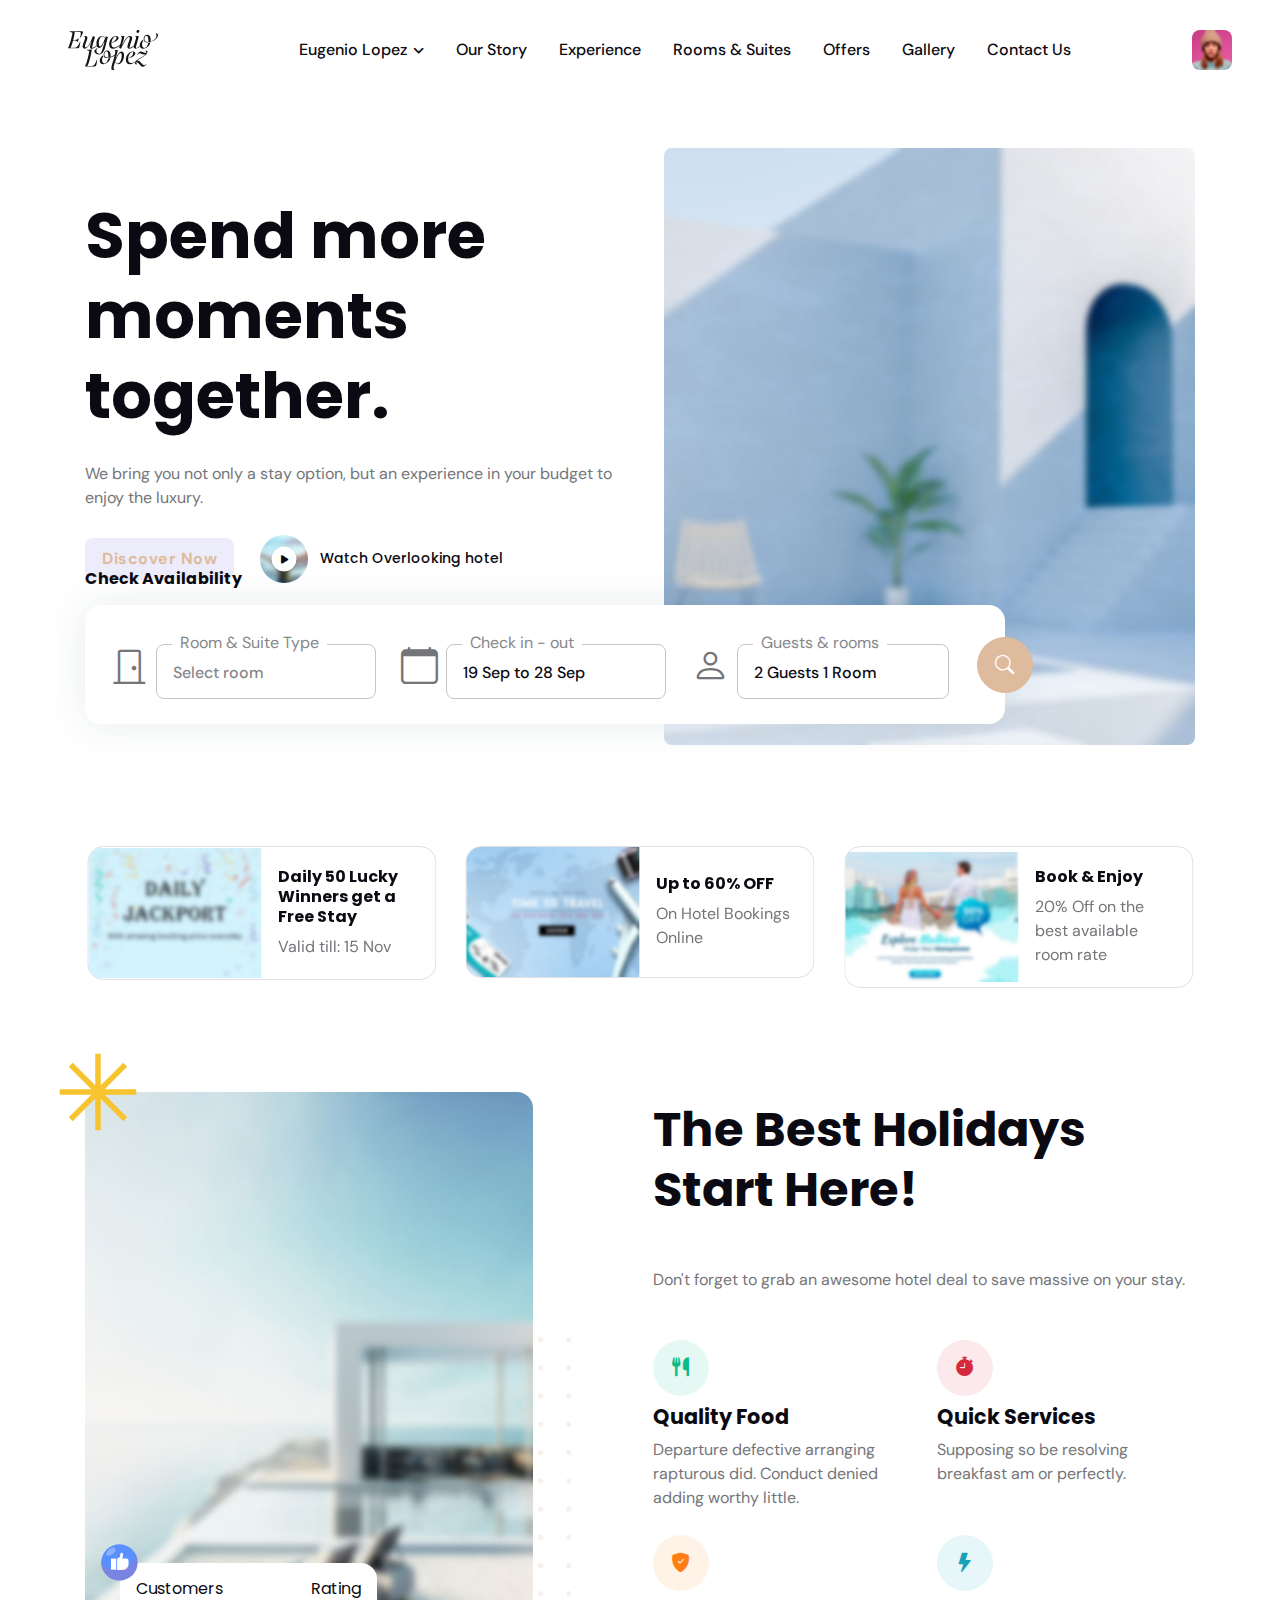
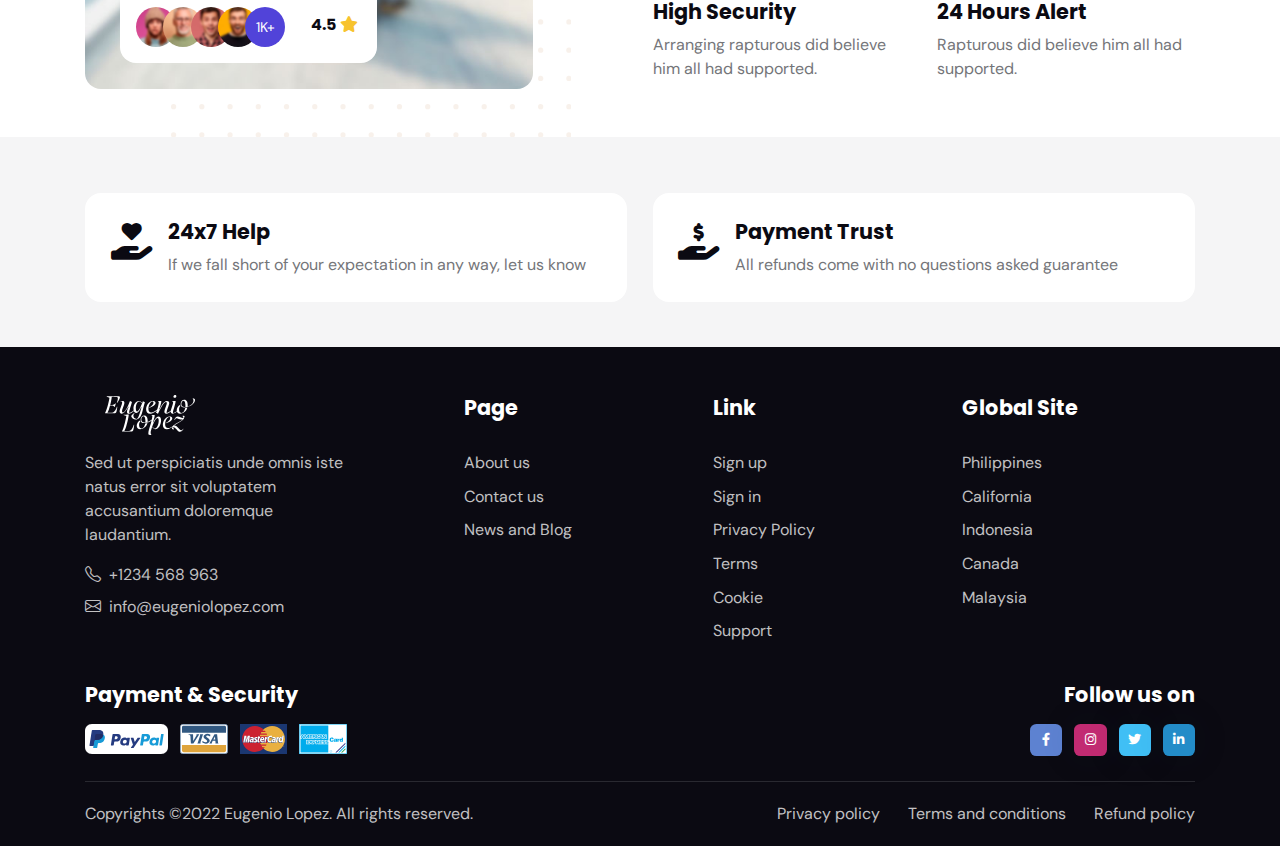
<file: book.html>
<!DOCTYPE html>
<html lang="en">
<head>
	<title>Eugenio Lopez</title>

	<!-- Meta Tags -->
	<meta charset="utf-8">
	<meta name="viewport" content="width=device-width, initial-scale=1, shrink-to-fit=no">
	<meta name="author" content="ewds">
	<meta name="description" content="Eugenio Lopez Website">

	<!-- Dark mode -->
	<script type="text/javascript">
		var theme = localStorage.getItem('data-theme');
		var root = document.documentElement;
		if (theme === 'dark' && theme !== undefined) {
			root.classList.add('dark-mode');
		} else {
			root.classList.remove('dark-mode');
		}
	</script>

	<!-- Favicon -->
	<link rel="shortcut icon" href="assets/images/favicon.ico">

	<!-- Google Font -->
	<link rel="preconnect" href="https://fonts.googleapis.com">
	<link rel="preconnect" href="https://fonts.gstatic.com" crossorigin>
	<link rel="stylesheet" href="https://fonts.googleapis.com/css2?family=DM+Sans:wght@400;500;700&family=Poppins:wght@400;500;700&display=swap">

	<!-- Plugins CSS -->
	<link rel="stylesheet" type="text/css" href="assets/vendor/font-awesome/css/all.min.css">
	<link rel="stylesheet" type="text/css" href="assets/vendor/bootstrap-icons/bootstrap-icons.css">
	<link rel="stylesheet" type="text/css" href="assets/vendor/tiny-slider/tiny-slider.css">
	<link rel="stylesheet" type="text/css" href="assets/vendor/glightbox/css/glightbox.css">
	<link rel="stylesheet" type="text/css" href="assets/vendor/flatpickr/css/flatpickr.min.css">
	<link rel="stylesheet" type="text/css" href="assets/vendor/choices/css/choices.min.css">

	<!-- Theme CSS -->
	<link rel="stylesheet" type="text/css" href="assets/css/style.css">

</head>

<body>
	<!-- Offcanvas menu START -->
	<div class="offcanvas offcanvas-w-500px offcanvas-end" tabindex="-1" id="offcanvasBookstay" aria-labelledby="offcanvasBookstayLabel">
		<div class="offcanvas-header border-bottom px-3">
			<h5 class="offcanvas-title" id="offcanvasBookstayLabel">Book a Room</h5>
			<button type="button" class="btn-close" data-bs-dismiss="offcanvas" aria-label="Close"></button>
		</div>
		<div class="offcanvas-body form-control-bg-light d-flex flex-column px-3">
			<!-- Form START -->
			<form>
				<!-- Pickup -->
				<div class="mb-3">
					<label class="form-label mb-0">Room & Suite Type</label>
					<select class="form-select js-choice" data-search-enabled="true" aria-label=".form-select-sm">
						<option value="">Select location</option>
						<option>Agave suite</option>
						<option>Olive Grove Suite</option>
						<option>Palm Suite</option>
						<option>Casa Green Suite</option>
					</select>
				</div>

				<!-- Date -->
				<div class="mb-3">
					<label class="form-label mb-0">Check in</label>
					<input type="text" class="form-control flatpickr" data-date-format="d M Y" placeholder="Select date">
				</div>
				
				<!-- Date -->
				<div class="mb-3">
					<label class="form-label mb-0">Check out</label>
					<input type="text" class="form-control flatpickr" data-date-format="d M Y" placeholder="Select date">
				</div>

				<!-- Occupant -->
				<div class="mb-3">
					<!-- Dropdown input -->
					<label class="form-label mb-0">Guests & rooms</label>
					<div class="dropdown guest-selector me-2">
						<input type="text" class="form-guest-selector form-control selection-result" value="2 Guests 1 Room" data-bs-auto-close="outside" data-bs-toggle="dropdown">
					
						<!-- dropdown items -->
						<ul class="dropdown-menu guest-selector-dropdown">
							<!-- Adult -->
							<li class="d-flex justify-content-between">
								<div>
									<h6 class="mb-0">Adults</h6>
									<small>Ages 13 or above</small>
								</div>

								<div class="hstack gap-1 align-items-center">
									<button type="button" class="btn btn-link adult-remove p-0 mb-0"><i class="bi bi-dash-circle fs-5 fa-fw"></i></button>
									<h6 class="guest-selector-count mb-0 adults">2</h6>
									<button type="button" class="btn btn-link adult-add p-0 mb-0"><i class="bi bi-plus-circle fs-5 fa-fw"></i></button>
								</div>
							</li>

							<!-- Divider -->
							<li class="dropdown-divider"></li>

							<!-- Child -->
							<li class="d-flex justify-content-between">
								<div>
									<h6 class="mb-0">Child</h6>
									<small>Ages 13 below</small>
								</div>

								<div class="hstack gap-1 align-items-center">
									<button type="button" class="btn btn-link child-remove p-0 mb-0" ><i class="bi bi-dash-circle fs-5 fa-fw"></i></button>
									<h6 class="guest-selector-count mb-0 child">0</h6>
									<button type="button" class="btn btn-link child-add p-0 mb-0" ><i class="bi bi-plus-circle fs-5 fa-fw"></i></button>
								</div>
							</li>

							<!-- Divider -->
							<li class="dropdown-divider"></li>

							<!-- Rooms -->
							<li class="d-flex justify-content-between">
								<div>
									<h6 class="mb-0">Rooms</h6>
									<small>Max room 8</small>
								</div>

								<div class="hstack gap-1 align-items-center">
									<button type="button" class="btn btn-link room-remove p-0 mb-0" ><i class="bi bi-dash-circle fs-5 fa-fw"></i></button>
									<h6 class="guest-selector-count mb-0 rooms">1</h6>
									<button type="button" class="btn btn-link room-add p-0 mb-0" ><i class="bi bi-plus-circle fs-5 fa-fw"></i></button>
								</div>
							</li>
						</ul>
					</div>
				</div>

				<!-- Buttons -->
				<div class="text-center">
					<button class="btn btn-primary-soft w-100 mb-0">Check Availability</button>
				</div>
			</form>
			<!-- Form END -->

			<!-- List -->
			<div class="bg-light p-3 rounded mt-auto">
				<h6>Why Book Direct?</h6>
				<ul class="small ps-3">
					<li class="mb-2">10% discount is applied</li>
					<li class="mb-2">15% off on spa treatment</li>
					<li class="mb-2">Best price guaranteed</li>
					<li class="mb-2">Daily complimentary sunrise yoga</li>
					<li class="mb-2">Early check-in and late check-out</li>
				</ul>
			</div>
		</div>	
	</div>
	<!-- Offcanvas menu END -->

<!-- Header START -->
<header class="navbar-light header-sticky">
	<!-- Logo Nav START -->
	<nav class="navbar navbar-expand-xl">
		<div class="container-fluid px-md-5">
			<!-- Logo START -->
			<a class="navbar-brand" href="index.html">
				<img class="light-mode-item navbar-brand-item" src="assets/images/logo.svg" alt="logo">
				<img class="dark-mode-item navbar-brand-item" src="assets/images/logo-light.svg" alt="logo">
			</a>
			<!-- Logo END -->
            	<!-- Responsive navbar toggler -->
			<button class="navbar-toggler ms-auto mx-3 me-md-0 p-0 p-sm-2" type="button" data-bs-toggle="collapse" data-bs-target="#navbarCollapse" aria-controls="navbarCollapse" aria-expanded="false" aria-label="Toggle navigation">
				<span class="navbar-toggler-animation">
					<span></span>
					<span></span>
					<span></span>
				</span>
			</button>

			<!-- Main navbar START -->
			<div class="navbar-collapse collapse" id="navbarCollapse">
				<ul class="navbar-nav navbar-nav-scroll mx-auto">

				<!-- Nav item Link -->
                <li class="nav-item dropdown">
                    <a class="nav-link dropdown-toggle" href="#" id="listingMenu" data-bs-toggle="dropdown" aria-haspopup="true" aria-expanded="false">Eugenio Lopez</a>
                    <ul class="dropdown-menu" aria-labelledby="listingMenu">
                        <li> <a class="dropdown-item" href="book.html">Book</a></li>
                        <li> <a class="dropdown-item" href="compare-listing.html">Compare Listing</a></li>
                        <li> <a class="dropdown-item" href="offer-detail.html">Offer Detail</a></li>
                    </ul>
                </li>

					<!-- Nav item Link -->
					<li class="nav-item"> <a class="nav-link" href="ourstory.html">Our Story</a> </li>

					<!-- Nav item Link -->
					<li class="nav-item"> <a class="nav-link" href="experience.html">Experience</a> </li>

					<!-- Nav item Link -->
					<li class="nav-item"> <a class="nav-link" href="#">Rooms & Suites</a> </li>

					<!-- Nav item Link -->
					<li class="nav-item"> <a class="nav-link" href="offer-detail.html">Offers</a> </li>

					<!-- Nav item Link -->
					<li class="nav-item"> <a class="nav-link" href="#">Gallery</a> </li>

                    <!-- Nav item Link -->
                    <li class="nav-item"> <a class="nav-link" href="contact.html">Contact Us</a> </li>
				</ul>
			</div>
			<!-- Main navbar END -->

			<!-- Profile and Notification START -->
			<ul class="nav flex-row align-items-center list-unstyled ms-xl-auto">
				<!-- Profile dropdown START -->
				<li class="nav-item ms-3 dropdown">
					<!-- Avatar -->
					<a class="avatar avatar-sm p-0" href="#" id="profileDropdown" role="button" data-bs-auto-close="outside" data-bs-display="static" data-bs-toggle="dropdown" aria-expanded="false">
						<img class="avatar-img rounded-2" src="assets/images/avatar/01.jpg" alt="avatar">
					</a>

					<ul class="dropdown-menu dropdown-animation dropdown-menu-end shadow pt-3" aria-labelledby="profileDropdown">
						<!-- Profile info -->
						<li class="px-3 mb-3">
							<div class="d-flex align-items-center">
								<!-- Avatar -->
								<div class="avatar me-3">
									<img class="avatar-img rounded-circle shadow" src="assets/images/avatar/01.jpg" alt="avatar">
								</div>
								<div>
									<a class="h6 mt-2 mt-sm-0" href="#">Boyet Colasino</a>
									<p class="small m-0">boyet123@gmail.com</p>
								</div>
							</div>
						</li>

						<!-- Links -->
						<li> <hr class="dropdown-divider"></li>
						<li><a class="dropdown-item" href="#"><i class="bi bi-bookmark-check fa-fw me-2"></i>My Bookings</a></li>
						<li><a class="dropdown-item" href="#"><i class="bi bi-heart fa-fw me-2"></i>My Wishlist</a></li>
						<li><a class="dropdown-item" href="#"><i class="bi bi-gear fa-fw me-2"></i>Settings</a></li>
						<li><a class="dropdown-item" href="#"><i class="bi bi-info-circle fa-fw me-2"></i>Help Center</a></li>
						<li><a class="dropdown-item bg-danger-soft-hover" href="#"><i class="bi bi-power fa-fw me-2"></i>Sign Out</a></li>
						<li> <hr class="dropdown-divider"></li>

						<!-- Dark mode switch START -->
						<li>
							<div class="modeswitch-wrap" id="darkModeSwitch">
								<div class="modeswitch-item">
									<div class="modeswitch-icon"></div>
								</div>
								<span>Dark mode</span>
							</div>
						</li> 
						<!-- Dark mode switch END -->
					</ul>
				</li>
				<!-- Profile dropdown END -->
			</ul>
			<!-- Profile and Notification START -->

		</div>
	</nav>
	<!-- Logo Nav END -->
</header>
<!-- Header END -->


<main>
	
    <!-- =======================
    Main Banner START -->
    <section class="pt-3 pt-lg-5">
        <div class="container">
                <!-- Content and Image START -->
                <div class="row g-4 g-lg-5">
                    <!-- Content -->
                    <div class="col-lg-6 position-relative mb-4 mb-md-0">
                        <!-- Title -->
                        <h1 class="mb-4 mt-md-5 display-5">Spend more moments together.
                        
                        </h1>
                        <!-- Info -->
                        <p class="mb-4">We bring you not only a stay option, but an experience in your budget to enjoy the luxury.</p>
    
                        <!-- Buttons -->
                        <div class="hstack gap-4 flex-wrap align-items-center">
                            <!-- Button -->
                            <a href="#" class="btn btn-primary-soft mb-0">Discover Now</a>
                            <!-- Story button -->
                            <a data-glightbox="" data-gallery="office-tour" href="https://www.youtube.com/embed/tXHviS-4ygo" class="d-block">
                                <!-- Avatar -->
                                <div class="avatar avatar-md z-index-1 position-relative me-2">
                                    <img class="avatar-img rounded-circle" src="assets/images/avatar/12.jpg" alt="avatar">
                                    <!-- Video button -->
                                    <div class="btn btn-xs btn-round btn-white shadow-sm position-absolute top-50 start-50 translate-middle z-index-9 mb-0"> 
                                        <i class="fas fa-play"></i>
                                    </div>
                                </div>
                                <div class="align-middle d-inline-block">
                                    <h6 class="fw-normal small mb-0">Watch Overlooking hotel</h6>
                                </div>
                            </a>
                        </div>
                    </div>
                    
                    <!-- Image -->
                    <div class="col-lg-6 position-relative">
    
                        <img src="assets/images/bg/06.jpg" class="rounded" alt="">
    
    
                    
    
                    </div>
                </div>
                <!-- Content and Image END -->
                
            <!-- Search START -->
            <div class="row">
                <div class="col-xl-10 position-relative mt-n3 mt-xl-n9">
                    <!-- Title -->
                    <h6 class="d-none d-xl-block mb-3">Check Availability</h6>
    
                    <!-- Booking from START -->
                    <form class="card shadow rounded-3 position-relative p-4 pe-md-5 pb-5 pb-md-4">
                        <div class="row g-4 align-items-center">
                        
                            <div class="col-lg-4">
                                <div class="form-control-border form-control-transparent form-fs-md d-flex">
                                    <!-- Icon -->
                                    <i class="bi bi-door-closed fs-3 me-2 mt-2"></i>
                                    <!-- Select input -->
                                    <div class="flex-grow-1">
                                        <label class="form-label">Room & Suite Type</label>
                                        <select class="form-select js-choice" data-search-enabled="true">
                                            <option value="">Select room</option>
                                            <option>Luxury 1</option>
                                            <option>Luxury 2</option>
                                            <option>Luxury 3</option>
                                        </select>
                                    </div>
                                </div>
                            </div>

                            <!-- Check in -->
                            <div class="col-lg-4">
                                <div class="d-flex">
                                    <!-- Icon -->
                                    <i class="bi bi-calendar fs-3 me-2 mt-2"></i>
                                    <!-- Date input -->
                                    <div class="form-control-border form-control-transparent form-fs-md">
                                        <label class="form-label">Check in - out</label>
                                        <input type="text" class="form-control flatpickr" data-mode="range" placeholder="Select date" value="19 Sep to 28 Sep">
                                    </div>
                                </div>
                            </div>
    
                            <!-- Guest -->
                            <div class="col-lg-4">
                                <div class="form-control-border form-control-transparent form-fs-md d-flex">
                                    <!-- Icon -->
                                    <i class="bi bi-person fs-3 me-2 mt-2"></i>
                                    <!-- Dropdown input -->
                                    <div class="w-100">
                                        <label class="form-label">Guests & rooms</label>
                                        <div class="dropdown guest-selector me-2">
                                            <input type="text" class="form-guest-selector form-control selection-result" value="2 Guests 1 Room" data-bs-auto-close="outside" data-bs-toggle="dropdown">
                                        
                                            <!-- dropdown items -->
                                            <ul class="dropdown-menu guest-selector-dropdown">
                                                <!-- Adult -->
                                                <li class="d-flex justify-content-between">
                                                    <div>
                                                        <h6 class="mb-0">Adults</h6>
                                                        <small>Ages 13 or above</small>
                                                    </div>
    
                                                    <div class="hstack gap-1 align-items-center">
                                                        <button type="button" class="btn btn-link adult-remove p-0 mb-0"><i class="bi bi-dash-circle fs-5 fa-fw"></i></button>
                                                        <h6 class="guest-selector-count mb-0 adults">2</h6>
                                                        <button type="button" class="btn btn-link adult-add p-0 mb-0"><i class="bi bi-plus-circle fs-5 fa-fw"></i></button>
                                                    </div>
                                                </li>
    
                                                <!-- Divider -->
                                                <li class="dropdown-divider"></li>
    
                                                <!-- Child -->
                                                <li class="d-flex justify-content-between">
                                                    <div>
                                                        <h6 class="mb-0">Child</h6>
                                                        <small>Ages 13 below</small>
                                                    </div>
    
                                                    <div class="hstack gap-1 align-items-center">
                                                        <button type="button" class="btn btn-link child-remove p-0 mb-0" ><i class="bi bi-dash-circle fs-5 fa-fw"></i></button>
                                                        <h6 class="guest-selector-count mb-0 child">0</h6>
                                                        <button type="button" class="btn btn-link child-add p-0 mb-0" ><i class="bi bi-plus-circle fs-5 fa-fw"></i></button>
                                                    </div>
                                                </li>
    
                                                <!-- Divider -->
                                                <li class="dropdown-divider"></li>
    
                                                <!-- Rooms -->
                                                <li class="d-flex justify-content-between">
                                                    <div>
                                                        <h6 class="mb-0">Rooms</h6>
                                                        <small>Max room 8</small>
                                                    </div>
    
                                                    <div class="hstack gap-1 align-items-center">
                                                        <button type="button" class="btn btn-link room-remove p-0 mb-0" ><i class="bi bi-dash-circle fs-5 fa-fw"></i></button>
                                                        <h6 class="guest-selector-count mb-0 rooms">1</h6>
                                                        <button type="button" class="btn btn-link room-add p-0 mb-0" ><i class="bi bi-plus-circle fs-5 fa-fw"></i></button>
                                                    </div>
                                                </li>
                                            </ul>
                                        </div>
                                    </div>
                                </div>
                            </div>
                        </div>
                        <!-- Button -->
                        <div class="btn-position-md-middle">
                            <a class="icon-lg btn btn-round btn-primary mb-0" href="#"><i class="bi bi-search fa-fw"></i></a>
                        </div>
                    </form>
                    <!-- Booking from END -->
                </div>
            </div>
            <!-- Search END -->
        </div>
    </section>
    <!-- =======================
    Main Banner END -->
    
    <!-- =======================
    Best deal START -->
    <section class="pb-2 pb-lg-5">
        <div class="container">
            <!-- Slider START -->
            <div class="tiny-slider arrow-round arrow-blur arrow-hover">
                <div class="tiny-slider-inner" data-autoplay="true" data-arrow="true" data-edge="2" data-dots="false" data-items-xl="3" data-items-lg="2" data-items-md="1">
                    <!-- Slider item -->
                    <div>
                        <div class="card border rounded-3 overflow-hidden">
                            <div class="row g-0 align-items-center">
                                <!-- Image -->
                                <div class="col-sm-6">
                                    <img src="assets/images/offer/01.jpg" class="card-img rounded-0" alt="">
                                </div>
    
                                <!-- Title and content -->
                                <div class="col-sm-6">
                                    <div class="card-body px-3">
                                        <h6 class="card-title"><a href="offer-detail.html" class="stretched-link">Daily 50 Lucky Winners get a Free Stay</a></h6>
                                        <p class="mb-0">Valid till: 15 Nov</p>
                                    </div>
                                </div>
                            </div>
                        </div>
                    </div>
    
                    <!-- Slider item -->
                    <div>
                        <div class="card border rounded-3 overflow-hidden">
                            <div class="row g-0 align-items-center">
                                <!-- Image -->
                                <div class="col-sm-6">
                                    <img src="assets/images/offer/04.jpg" class="card-img rounded-0" alt="">
                                </div>
    
                                <!-- Title and content -->
                                <div class="col-sm-6">
                                    <div class="card-body px-3">
                                        <h6 class="card-title"><a href="offer-detail.html" class="stretched-link">Up to 60% OFF</a></h6>
                                        <p class="mb-0">On Hotel Bookings Online</p>
                                    </div>
                                </div>
                            </div>
                        </div>
                    </div>
    
                    <!-- Slider item -->
                    <div>
                        <div class="card border rounded-3 overflow-hidden">
                            <div class="row g-0 align-items-center">
                                <!-- Image -->
                                <div class="col-sm-6">
                                    <img src="assets/images/offer/03.jpg" class="card-img rounded-0" alt="">
                                </div>
    
                                <!-- Title and content -->
                                <div class="col-sm-6">
                                    <div class="card-body px-3">
                                        <h6 class="card-title"><a href="offer-detail.html" class="stretched-link">Book & Enjoy</a></h6>
                                        <p class="mb-0">20% Off on the best available room rate</p>
                                    </div>
                                </div>
                            </div>
                        </div>
                    </div>
    
                    <!-- Slider item -->
                    <div>
                        <div class="card border rounded-3 overflow-hidden">
                            <div class="row g-0 align-items-center">
                                <!-- Image -->
                                <div class="col-sm-6">
                                    <img src="assets/images/offer/02.jpg" class="card-img rounded-0" alt="">
                                </div>
    
                                <!-- Title and content -->
                                <div class="col-sm-6">
                                    <div class="card-body px-3">
                                        <h6 class="card-title"><a href="offer-detail.html" class="stretched-link">Hot Summer Nights</a></h6>
                                        <p class="mb-0">Up to 3 nights free!</p>
                                    </div>
                                </div>
                            </div>
                        </div>
                    </div>
                </div>
            </div>	
            <!-- Slider END -->
        </div>
    </section>
    <!-- =======================
    Best deal END -->
    
    <!-- =======================
    About START -->
    <section class="pb-0 pb-xl-5">
        <div class="container">
            <div class="row g-4 justify-content-between align-items-center">
                <!-- Left side START -->
                <div class="col-lg-5 position-relative">
                    <!-- Svg Decoration -->
                    <figure class="position-absolute top-0 start-0 translate-middle z-index-1 ms-4">
                        <svg class="fill-warning" width="77px" height="77px">
                            <path d="M76.997,41.258 L45.173,41.258 L67.676,63.760 L63.763,67.673 L41.261,45.171 L41.261,76.994 L35.728,76.994 L35.728,45.171 L13.226,67.673 L9.313,63.760 L31.816,41.258 L-0.007,41.258 L-0.007,35.725 L31.816,35.725 L9.313,13.223 L13.226,9.311 L35.728,31.813 L35.728,-0.010 L41.261,-0.010 L41.261,31.813 L63.763,9.311 L67.676,13.223 L45.174,35.725 L76.997,35.725 L76.997,41.258 Z"/>
                        </svg>
                    </figure>
    
                    <!-- Svg decoration -->
                    <figure class="position-absolute bottom-0 end-0 d-none d-md-block mb-n5 me-n4">
                        <svg height="400" class="fill-primary opacity-2" viewBox="0 0 340 340">
                            <circle cx="194.2" cy="2.2" r="2.2"></circle>
                            <circle cx="2.2" cy="2.2" r="2.2"></circle>
                            <circle cx="218.2" cy="2.2" r="2.2"></circle>
                            <circle cx="26.2" cy="2.2" r="2.2"></circle>
                            <circle cx="242.2" cy="2.2" r="2.2"></circle>
                            <circle cx="50.2" cy="2.2" r="2.2"></circle>
                            <circle cx="266.2" cy="2.2" r="2.2"></circle>
                            <circle cx="74.2" cy="2.2" r="2.2"></circle>
                            <circle cx="290.2" cy="2.2" r="2.2"></circle>
                            <circle cx="98.2" cy="2.2" r="2.2"></circle>
                            <circle cx="314.2" cy="2.2" r="2.2"></circle>
                            <circle cx="122.2" cy="2.2" r="2.2"></circle>
                            <circle cx="338.2" cy="2.2" r="2.2"></circle>
                            <circle cx="146.2" cy="2.2" r="2.2"></circle>
                            <circle cx="170.2" cy="2.2" r="2.2"></circle>
                            <circle cx="194.2" cy="26.2" r="2.2"></circle>
                            <circle cx="2.2" cy="26.2" r="2.2"></circle>
                            <circle cx="218.2" cy="26.2" r="2.2"></circle>
                            <circle cx="26.2" cy="26.2" r="2.2"></circle>
                            <circle cx="242.2" cy="26.2" r="2.2"></circle>
                            <circle cx="50.2" cy="26.2" r="2.2"></circle>
                            <circle cx="266.2" cy="26.2" r="2.2"></circle>
                            <circle cx="74.2" cy="26.2" r="2.2"></circle>
                            <circle cx="290.2" cy="26.2" r="2.2"></circle>
                            <circle cx="98.2" cy="26.2" r="2.2"></circle>
                            <circle cx="314.2" cy="26.2" r="2.2"></circle>
                            <circle cx="122.2" cy="26.2" r="2.2"></circle>
                            <circle cx="338.2" cy="26.2" r="2.2"></circle>
                            <circle cx="146.2" cy="26.2" r="2.2"></circle>
                            <circle cx="170.2" cy="26.2" r="2.2"></circle>
                            <circle cx="194.2" cy="50.2" r="2.2"></circle>
                            <circle cx="2.2" cy="50.2" r="2.2"></circle>
                            <circle cx="218.2" cy="50.2" r="2.2"></circle>
                            <circle cx="26.2" cy="50.2" r="2.2"></circle>
                            <circle cx="242.2" cy="50.2" r="2.2"></circle>
                            <circle cx="50.2" cy="50.2" r="2.2"></circle>
                            <circle cx="266.2" cy="50.2" r="2.2"></circle>
                            <circle cx="74.2" cy="50.2" r="2.2"></circle>
                            <circle cx="290.2" cy="50.2" r="2.2"></circle>
                            <circle cx="98.2" cy="50.2" r="2.2"></circle>
                            <circle cx="314.2" cy="50.2" r="2.2"></circle>
                            <circle cx="122.2" cy="50.2" r="2.2"></circle>
                            <circle cx="338.2" cy="50.2" r="2.2"></circle>
                            <circle cx="146.2" cy="50.2" r="2.2"></circle>
                            <circle cx="170.2" cy="50.2" r="2.2"></circle>
                            <circle cx="194.2" cy="74.2" r="2.2"></circle>
                            <circle cx="2.2" cy="74.2" r="2.2"></circle>
                            <circle cx="218.2" cy="74.2" r="2.2"></circle>
                            <circle cx="26.2" cy="74.2" r="2.2"></circle>
                            <circle cx="242.2" cy="74.2" r="2.2"></circle>
                            <circle cx="50.2" cy="74.2" r="2.2"></circle>
                            <circle cx="266.2" cy="74.2" r="2.2"></circle>
                            <circle cx="74.2" cy="74.2" r="2.2"></circle>
                            <circle cx="290.2" cy="74.2" r="2.2"></circle>
                            <circle cx="98.2" cy="74.2" r="2.2"></circle>
                            <circle cx="314.2" cy="74.2" r="2.2"></circle>
                            <circle cx="122.2" cy="74.2" r="2.2"></circle>
                            <circle cx="338.2" cy="74.2" r="2.2"></circle>
                            <circle cx="146.2" cy="74.2" r="2.2"></circle>
                            <circle cx="170.2" cy="74.2" r="2.2"></circle>
                            <circle cx="194.2" cy="98.2" r="2.2"></circle>
                            <circle cx="2.2" cy="98.2" r="2.2"></circle>
                            <circle cx="218.2" cy="98.2" r="2.2"></circle>
                            <circle cx="26.2" cy="98.2" r="2.2"></circle>
                            <circle cx="242.2" cy="98.2" r="2.2"></circle>
                            <circle cx="50.2" cy="98.2" r="2.2"></circle>
                            <circle cx="266.2" cy="98.2" r="2.2"></circle>
                            <circle cx="74.2" cy="98.2" r="2.2"></circle>
                            <circle cx="290.2" cy="98.2" r="2.2"></circle>
                            <circle cx="98.2" cy="98.2" r="2.2"></circle>
                            <circle cx="314.2" cy="98.2" r="2.2"></circle>
                            <circle cx="122.2" cy="98.2" r="2.2"></circle>
                            <circle cx="338.2" cy="98.2" r="2.2"></circle>
                            <circle cx="146.2" cy="98.2" r="2.2"></circle>
                            <circle cx="170.2" cy="98.2" r="2.2"></circle>
                            <circle cx="194.2" cy="122.2" r="2.2"></circle>
                            <circle cx="2.2" cy="122.2" r="2.2"></circle>
                            <circle cx="218.2" cy="122.2" r="2.2"></circle>
                            <circle cx="26.2" cy="122.2" r="2.2"></circle>
                            <circle cx="242.2" cy="122.2" r="2.2"></circle>
                            <circle cx="50.2" cy="122.2" r="2.2"></circle>
                            <circle cx="266.2" cy="122.2" r="2.2"></circle>
                            <circle cx="74.2" cy="122.2" r="2.2"></circle>
                            <circle cx="290.2" cy="122.2" r="2.2"></circle>
                            <circle cx="98.2" cy="122.2" r="2.2"></circle>
                            <circle cx="314.2" cy="122.2" r="2.2"></circle>
                            <circle cx="122.2" cy="122.2" r="2.2"></circle>
                            <circle cx="338.2" cy="122.2" r="2.2"></circle>
                            <circle cx="146.2" cy="122.2" r="2.2"></circle>
                            <circle cx="170.2" cy="122.2" r="2.2"></circle>
                            <circle cx="194.2" cy="146.2" r="2.2"></circle>
                            <circle cx="2.2" cy="146.2" r="2.2"></circle>
                            <circle cx="218.2" cy="146.2" r="2.2"></circle>
                            <circle cx="26.2" cy="146.2" r="2.2"></circle>
                            <circle cx="242.2" cy="146.2" r="2.2"></circle>
                            <circle cx="50.2" cy="146.2" r="2.2"></circle>
                            <circle cx="266.2" cy="146.2" r="2.2"></circle>
                            <circle cx="74.2" cy="146.2" r="2.2"></circle>
                            <circle cx="290.2" cy="146.2" r="2.2"></circle>
                            <circle cx="98.2" cy="146.2" r="2.2"></circle>
                            <circle cx="314.2" cy="146.2" r="2.2"></circle>
                            <circle cx="122.2" cy="146.2" r="2.2"></circle>
                            <circle cx="338.2" cy="146.2" r="2.2"></circle>
                            <circle cx="146.2" cy="146.2" r="2.2"></circle>
                            <circle cx="170.2" cy="146.2" r="2.2"></circle>
                            <circle cx="194.2" cy="170.2" r="2.2"></circle>
                            <circle cx="2.2" cy="170.2" r="2.2"></circle>
                            <circle cx="218.2" cy="170.2" r="2.2"></circle>
                            <circle cx="26.2" cy="170.2" r="2.2"></circle>
                            <circle cx="242.2" cy="170.2" r="2.2"></circle>
                            <circle cx="50.2" cy="170.2" r="2.2"></circle>
                            <circle cx="266.2" cy="170.2" r="2.2"></circle>
                            <circle cx="74.2" cy="170.2" r="2.2"></circle>
                            <circle cx="290.2" cy="170.2" r="2.2"></circle>
                            <circle cx="98.2" cy="170.2" r="2.2"></circle>
                            <circle cx="314.2" cy="170.2" r="2.2"></circle>
                            <circle cx="122.2" cy="170.2" r="2.2"></circle>
                            <circle cx="338.2" cy="170.2" r="2.2"></circle>
                            <circle cx="146.2" cy="170.2" r="2.2"></circle>
                            <circle cx="170.2" cy="170.2" r="2.2"></circle>
                            <circle cx="194.2" cy="194.2" r="2.2"></circle>
                            <circle cx="2.2" cy="194.2" r="2.2"></circle>
                            <circle cx="218.2" cy="194.2" r="2.2"></circle>
                            <circle cx="26.2" cy="194.2" r="2.2"></circle>
                            <circle cx="242.2" cy="194.2" r="2.2"></circle>
                            <circle cx="50.2" cy="194.2" r="2.2"></circle>
                            <circle cx="266.2" cy="194.2" r="2.2"></circle>
                            <circle cx="74.2" cy="194.2" r="2.2"></circle>
                            <circle cx="290.2" cy="194.2" r="2.2"></circle>
                            <circle cx="98.2" cy="194.2" r="2.2"></circle>
                            <circle cx="314.2" cy="194.2" r="2.2"></circle>
                            <circle cx="122.2" cy="194.2" r="2.2"></circle>
                            <circle cx="338.2" cy="194.2" r="2.2"></circle>
                            <circle cx="146.2" cy="194.2" r="2.2"></circle>
                            <circle cx="170.2" cy="194.2" r="2.2"></circle>
                            <circle cx="194.2" cy="218.2" r="2.2"></circle>
                            <circle cx="2.2" cy="218.2" r="2.2"></circle>
                            <circle cx="218.2" cy="218.2" r="2.2"></circle>
                            <circle cx="26.2" cy="218.2" r="2.2"></circle>
                            <circle cx="242.2" cy="218.2" r="2.2"></circle>
                            <circle cx="50.2" cy="218.2" r="2.2"></circle>
                            <circle cx="266.2" cy="218.2" r="2.2"></circle>
                            <circle cx="74.2" cy="218.2" r="2.2"></circle>
                            <circle cx="290.2" cy="218.2" r="2.2"></circle>
                            <circle cx="98.2" cy="218.2" r="2.2"></circle>
                            <circle cx="314.2" cy="218.2" r="2.2"></circle>
                            <circle cx="122.2" cy="218.2" r="2.2"></circle>
                            <circle cx="338.2" cy="218.2" r="2.2"></circle>
                            <circle cx="146.2" cy="218.2" r="2.2"></circle>
                            <circle cx="170.2" cy="218.2" r="2.2"></circle>
                            <circle cx="194.2" cy="242.2" r="2.2"></circle>
                            <circle cx="2.2" cy="242.2" r="2.2"></circle>
                            <circle cx="218.2" cy="242.2" r="2.2"></circle>
                            <circle cx="26.2" cy="242.2" r="2.2"></circle>
                            <circle cx="242.2" cy="242.2" r="2.2"></circle>
                            <circle cx="50.2" cy="242.2" r="2.2"></circle>
                            <circle cx="266.2" cy="242.2" r="2.2"></circle>
                            <circle cx="74.2" cy="242.2" r="2.2"></circle>
                            <circle cx="290.2" cy="242.2" r="2.2"></circle>
                            <circle cx="98.2" cy="242.2" r="2.2"></circle>
                            <circle cx="314.2" cy="242.2" r="2.2"></circle>
                            <circle cx="122.2" cy="242.2" r="2.2"></circle>
                            <circle cx="338.2" cy="242.2" r="2.2"></circle>
                            <circle cx="146.2" cy="242.2" r="2.2"></circle>
                            <circle cx="170.2" cy="242.2" r="2.2"></circle>
                            <circle cx="194.2" cy="266.2" r="2.2"></circle>
                            <circle cx="2.2" cy="266.2" r="2.2"></circle>
                            <circle cx="218.2" cy="266.2" r="2.2"></circle>
                            <circle cx="26.2" cy="266.2" r="2.2"></circle>
                            <circle cx="242.2" cy="266.2" r="2.2"></circle>
                            <circle cx="50.2" cy="266.2" r="2.2"></circle>
                            <circle cx="266.2" cy="266.2" r="2.2"></circle>
                            <circle cx="74.2" cy="266.2" r="2.2"></circle>
                            <circle cx="290.2" cy="266.2" r="2.2"></circle>
                            <circle cx="98.2" cy="266.2" r="2.2"></circle>
                            <circle cx="314.2" cy="266.2" r="2.2"></circle>
                            <circle cx="122.2" cy="266.2" r="2.2"></circle>
                            <circle cx="338.2" cy="266.2" r="2.2"></circle>
                            <circle cx="146.2" cy="266.2" r="2.2"></circle>
                            <circle cx="170.2" cy="266.2" r="2.2"></circle>
                            <circle cx="194.2" cy="290.2" r="2.2"></circle>
                            <circle cx="2.2" cy="290.2" r="2.2"></circle>
                            <circle cx="218.2" cy="290.2" r="2.2"></circle>
                            <circle cx="26.2" cy="290.2" r="2.2"></circle>
                            <circle cx="242.2" cy="290.2" r="2.2"></circle>
                            <circle cx="50.2" cy="290.2" r="2.2"></circle>
                            <circle cx="266.2" cy="290.2" r="2.2"></circle>
                            <circle cx="74.2" cy="290.2" r="2.2"></circle>
                            <circle cx="290.2" cy="290.2" r="2.2"></circle>
                            <circle cx="98.2" cy="290.2" r="2.2"></circle>
                            <circle cx="314.2" cy="290.2" r="2.2"></circle>
                            <circle cx="122.2" cy="290.2" r="2.2"></circle>
                            <circle cx="338.2" cy="290.2" r="2.2"></circle>
                            <circle cx="146.2" cy="290.2" r="2.2"></circle>
                            <circle cx="170.2" cy="290.2" r="2.2"></circle>
                            <circle cx="194.2" cy="314.2" r="2.2"></circle>
                            <circle cx="2.2" cy="314.2" r="2.2"></circle>
                            <circle cx="218.2" cy="314.2" r="2.2"></circle>
                            <circle cx="26.2" cy="314.2" r="2.2"></circle>
                            <circle cx="242.2" cy="314.2" r="2.2"></circle>
                            <circle cx="50.2" cy="314.2" r="2.2"></circle>
                            <circle cx="266.2" cy="314.2" r="2.2"></circle>
                            <circle cx="74.2" cy="314.2" r="2.2"></circle>
                            <circle cx="290.2" cy="314.2" r="2.2"></circle>
                            <circle cx="98.2" cy="314.2" r="2.2"></circle>
                            <circle cx="314.2" cy="314.2" r="2.2"></circle>
                            <circle cx="122.2" cy="314.2" r="2.2"></circle>
                            <circle cx="338.2" cy="314.2" r="2.2"></circle>
                            <circle cx="146.2" cy="314.2" r="2.2"></circle>
                            <circle cx="170.2" cy="314.2" r="2.2"></circle>
                            <circle cx="194.2" cy="338.2" r="2.2"></circle>
                            <circle cx="2.2" cy="338.2" r="2.2"></circle>
                            <circle cx="218.2" cy="338.2" r="2.2"></circle>
                            <circle cx="26.2" cy="338.2" r="2.2"></circle>
                            <circle cx="242.2" cy="338.2" r="2.2"></circle>
                            <circle cx="50.2" cy="338.2" r="2.2"></circle>
                            <circle cx="266.2" cy="338.2" r="2.2"></circle>
                            <circle cx="74.2" cy="338.2" r="2.2"></circle>
                            <circle cx="290.2" cy="338.2" r="2.2"></circle>
                            <circle cx="98.2" cy="338.2" r="2.2"></circle>
                            <circle cx="314.2" cy="338.2" r="2.2"></circle>
                            <circle cx="122.2" cy="338.2" r="2.2"></circle>
                            <circle cx="338.2" cy="338.2" r="2.2"></circle>
                            <circle cx="146.2" cy="338.2" r="2.2"></circle>
                            <circle cx="170.2" cy="338.2" r="2.2"></circle>
                        </svg>
                    </figure>
    
                    <!-- Image -->
                    <img src="assets/images/about/01.jpg" class="rounded-3 position-relative" alt="">
    
                    <!-- Client rating START -->
                    <div class="position-absolute bottom-0 start-0 z-index-1 mb-4 ms-5">
                        <div class="bg-body d-flex d-inline-block rounded-3 position-relative p-3">	
    
                            <!-- Element -->
                            <img src="assets/images/element/01.svg" class="position-absolute top-0 start-0 translate-middle w-40px" alt="">
    
                            <!-- Avatar group -->
                            <div class="me-4">
                                <h6 class="fw-light">Customers</h6>
                                <!-- Avatar group -->
                                <ul class="avatar-group mb-0">
                                    <li class="avatar avatar-sm">
                                        <img class="avatar-img rounded-circle" src="assets/images/avatar/01.jpg" alt="avatar">
                                    </li>
                                    <li class="avatar avatar-sm">
                                        <img class="avatar-img rounded-circle" src="assets/images/avatar/02.jpg" alt="avatar">
                                    </li>
                                    <li class="avatar avatar-sm">
                                        <img class="avatar-img rounded-circle" src="assets/images/avatar/03.jpg" alt="avatar">
                                    </li>
                                    <li class="avatar avatar-sm">
                                        <img class="avatar-img rounded-circle" src="assets/images/avatar/04.jpg" alt="avatar">
                                    </li>
                                    <li class="avatar avatar-sm">
                                        <div class="avatar-img rounded-circle bg-primary">
                                            <span class="text-white position-absolute top-50 start-50 translate-middle small">1K+</span>
                                        </div>
                                    </li>
                                </ul>
                            </div>
    
                            <!-- Rating -->
                            <div>
                                <h6 class="fw-light mb-3">Rating</h6>
                                <h6 class="m-0">4.5<i class="fa-solid fa-star text-warning ms-1"></i></h6>
                            </div>
                        </div>
                    </div>
                    <!-- Client rating END -->
                </div>
                <!-- Left side END -->
    
                <!-- Right side START -->
                <div class="col-lg-6">
                    <h2 class="mb-3 mb-lg-5">The Best Holidays Start Here!</h2>
                    <p class="mb-3 mb-lg-5">Don't forget to grab an awesome hotel deal to save massive on your stay.</p>
    
                    <!-- Features START -->
                    <div class="row g-4">
                        <!-- Item -->
                        <div class="col-sm-6">
                            <div class="icon-lg bg-success bg-opacity-10 text-success rounded-circle"><i class="fa-solid fa-utensils"></i></div>
                            <h5 class="mt-2">Quality Food</h5>
                            <p class="mb-0">Departure defective arranging rapturous did. Conduct denied adding worthy little.</p>
                        </div>
                        <!-- Item -->
                        <div class="col-sm-6">
                            <div class="icon-lg bg-danger bg-opacity-10 text-danger rounded-circle"><i class="bi bi-stopwatch-fill"></i></div>
                            <h5 class="mt-2">Quick Services</h5>
                            <p class="mb-0">Supposing so be resolving breakfast am or perfectly. </p>
                        </div>
                        <!-- Item -->
                        <div class="col-sm-6">
                            <div class="icon-lg bg-orange bg-opacity-10 text-orange rounded-circle"><i class="bi bi-shield-fill-check"></i></div>
                            <h5 class="mt-2">High Security</h5>
                            <p class="mb-0">Arranging rapturous did believe him all had supported. </p>
                        </div>
                        <!-- Item -->
                        <div class="col-sm-6">
                            <div class="icon-lg bg-info bg-opacity-10 text-info rounded-circle"><i class="bi bi-lightning-fill"></i></div>
                            <h5 class="mt-2">24 Hours Alert</h5>
                            <p class="mb-0">Rapturous did believe him all had supported.</p>
                        </div>		
                    </div>
                    <!-- Features END -->
    
                </div>
                <!-- Right side END -->
            </div>
        </div>
    </section>
    <!-- =======================
    About END -->
    

    
    <!-- =======================
    Download app START -->
    <section class="bg-light">
        <div class="container">
            <div class="row g-4">
    
                <!-- Help -->
                <div class="col-md-6 col-xxl-6">
                    <div class="bg-body d-flex rounded-3 h-100 p-4">
                        <h3><i class="fa-solid fa-hand-holding-heart"></i></h3>
                        <div class="ms-3">
                            <h5>24x7 Help</h5>
                            <p class="mb-0">If we fall short of your expectation in any way, let us know</p>
                        </div>
                    </div>
                </div>
    
                <!-- Trust -->
                <div class="col-md-6 col-xxl-6">
                    <div class="bg-body d-flex rounded-3 h-100 p-4">
                        <h3><i class="fa-solid fa-hand-holding-usd"></i></h3>
                        <div class="ms-3">
                            <h5>Payment Trust</h5>
                            <p class="mb-0">All refunds come with no questions asked guarantee</p>
                        </div>
                    </div>
                </div>
    
    
            </div>
        </div>
    </section>
    <!-- =======================
    Download app END -->
    
    </main>






    <footer class="bg-dark pt-5">
        <div class="container">
            <!-- Row START -->
            <div class="row g-4">
    
                <!-- Widget 1 START -->
                <div class="col-lg-3">
                    <!-- logo -->
                    <a href="index.html">
                        <img class="h-40px" src="assets/images/logo-light.svg" alt="logo">
                    </a>
                    <p class="my-3 text-muted">Sed ut perspiciatis unde omnis iste natus error sit voluptatem accusantium doloremque laudantium.</p>
                    <p class="mb-2"><a href="#" class="text-muted text-primary-hover"><i class="bi bi-telephone me-2"></i>+1234 568 963</a> </p>
                    <p class="mb-0"><a href="#" class="text-muted text-primary-hover"><i class="bi bi-envelope me-2"></i>info@eugeniolopez.com</a></p>
                </div>
                <!-- Widget 1 END -->
    
                <!-- Widget 2 START -->
                <div class="col-lg-8 ms-auto">
                    <div class="row g-3">
                        <!-- Link block -->
                        <div class="col-6 col-md-4">
                            <h5 class="text-white mb-2 mb-md-4">Page</h5>
                            <ul class="nav flex-column text-primary-hover">
                                <li class="nav-item"><a class="nav-link text-muted" href="#">About us</a></li>
                                <li class="nav-item"><a class="nav-link text-muted" href="#">Contact us</a></li>
                                <li class="nav-item"><a class="nav-link text-muted" href="#">News and Blog</a></li>
                            </ul>
                        </div>
    
                        <!-- Link block -->
                        <div class="col-6 col-md-4">
                            <h5 class="text-white mb-2 mb-md-4">Link</h5>
                            <ul class="nav flex-column text-primary-hover">
                                <li class="nav-item"><a class="nav-link text-muted" href="#">Sign up</a></li>
                                <li class="nav-item"><a class="nav-link text-muted" href="#">Sign in</a></li>
                                <li class="nav-item"><a class="nav-link text-muted" href="#">Privacy Policy</a></li>
                                <li class="nav-item"><a class="nav-link text-muted" href="#">Terms</a></li>
                                <li class="nav-item"><a class="nav-link text-muted" href="#">Cookie</a></li>
                                <li class="nav-item"><a class="nav-link text-muted" href="#">Support</a></li>
                            </ul>
                        </div>
                                        
                        <!-- Link block -->
                        <div class="col-6 col-md-4">
                            <h5 class="text-white mb-2 mb-md-4">Global Site</h5>
                            <ul class="nav flex-column text-primary-hover">
                                <li class="nav-item"><a class="nav-link text-muted" href="#">Philippines</a></li>
                                <li class="nav-item"><a class="nav-link text-muted" href="#">California</a></li>
                                <li class="nav-item"><a class="nav-link text-muted" href="#">Indonesia</a></li>
                                <li class="nav-item"><a class="nav-link text-muted" href="#">Canada</a></li>
                                <li class="nav-item"><a class="nav-link text-muted" href="#">Malaysia</a></li>
                            </ul>
                        </div>
    
                     
                    </div>
                </div>
                <!-- Widget 2 END -->
    
            </div><!-- Row END -->
    
           
    
            <!-- Payment and card -->
            <div class="row g-4 justify-content-between mt-0 mt-md-2">
    
                <!-- Payment card -->
                <div class="col-sm-7 col-md-6 col-lg-4">
                    <h5 class="text-white mb-2">Payment & Security</h5>
                    <ul class="list-inline mb-0 mt-3">
                        <li class="list-inline-item"> <a href="#"><img src="assets/images/element/paypal.svg" class="h-30px" alt=""></a></li>
                        <li class="list-inline-item"> <a href="#"><img src="assets/images/element/visa.svg" class="h-30px" alt=""></a></li>
                        <li class="list-inline-item"> <a href="#"><img src="assets/images/element/mastercard.svg" class="h-30px" alt=""></a></li>
                        <li class="list-inline-item"> <a href="#"><img src="assets/images/element/expresscard.svg" class="h-30px" alt=""></a></li>
                    </ul>
                </div>
    
                <!-- Social media icon -->
                <div class="col-sm-5 col-md-6 col-lg-3 text-sm-end">
                    <h5 class="text-white mb-2">Follow us on</h5>
                    <ul class="list-inline mb-0 mt-3">
                        <li class="list-inline-item"> <a class="btn btn-sm px-2 bg-facebook mb-0" href="#"><i class="fab fa-fw fa-facebook-f"></i></a> </li>
                        <li class="list-inline-item"> <a class="btn btn-sm shadow px-2 bg-instagram mb-0" href="#"><i class="fab fa-fw fa-instagram"></i></a> </li>
                        <li class="list-inline-item"> <a class="btn btn-sm shadow px-2 bg-twitter mb-0" href="#"><i class="fab fa-fw fa-twitter"></i></a> </li>
                        <li class="list-inline-item"> <a class="btn btn-sm shadow px-2 bg-linkedin mb-0" href="#"><i class="fab fa-fw fa-linkedin-in"></i></a> </li>
                    </ul>	
                </div>
            </div>
    
            <!-- Divider -->
            <hr class="mt-4 mb-0">
    
            <!-- Bottom footer -->
            <div class="row">
                <div class="container">
                    <div class="d-lg-flex justify-content-between align-items-center py-3 text-center text-lg-start">
                        <!-- copyright text -->
                        <div class="text-muted text-primary-hover"> Copyrights <a href="#" class="text-muted">©2022 Eugenio Lopez</a>. All rights reserved. </div>
                        <!-- copyright links-->
                        <div class="nav mt-2 mt-lg-0">
                            <ul class="list-inline text-primary-hover mx-auto mb-0">
                                <li class="list-inline-item me-0"><a class="nav-link py-1 text-muted" href="#">Privacy policy</a></li>
                                <li class="list-inline-item me-0"><a class="nav-link py-1 text-muted" href="#">Terms and conditions</a></li>
                                <li class="list-inline-item me-0"><a class="nav-link py-1 text-muted pe-0" href="#">Refund policy</a></li>
                            </ul>
                        </div>
                    </div>
                </div>
            </div>
        </div>
    </footer>

<!-- Back to top -->
<div class="back-top"></div>

<!-- Bootstrap JS -->
<script src="assets/vendor/bootstrap/dist/js/bootstrap.bundle.min.js"></script>

<!-- Vendors -->
<script src="assets/vendor/tiny-slider/tiny-slider.js"></script>
<script src="assets/vendor/glightbox/js/glightbox.js"></script>
<script src="assets/vendor/flatpickr/js/flatpickr.min.js"></script>
<script src="assets/vendor/choices/js/choices.min.js"></script>

<!-- ThemeFunctions -->
<script src="assets/js/functions.js"></script>

</body>
</html>
</file>
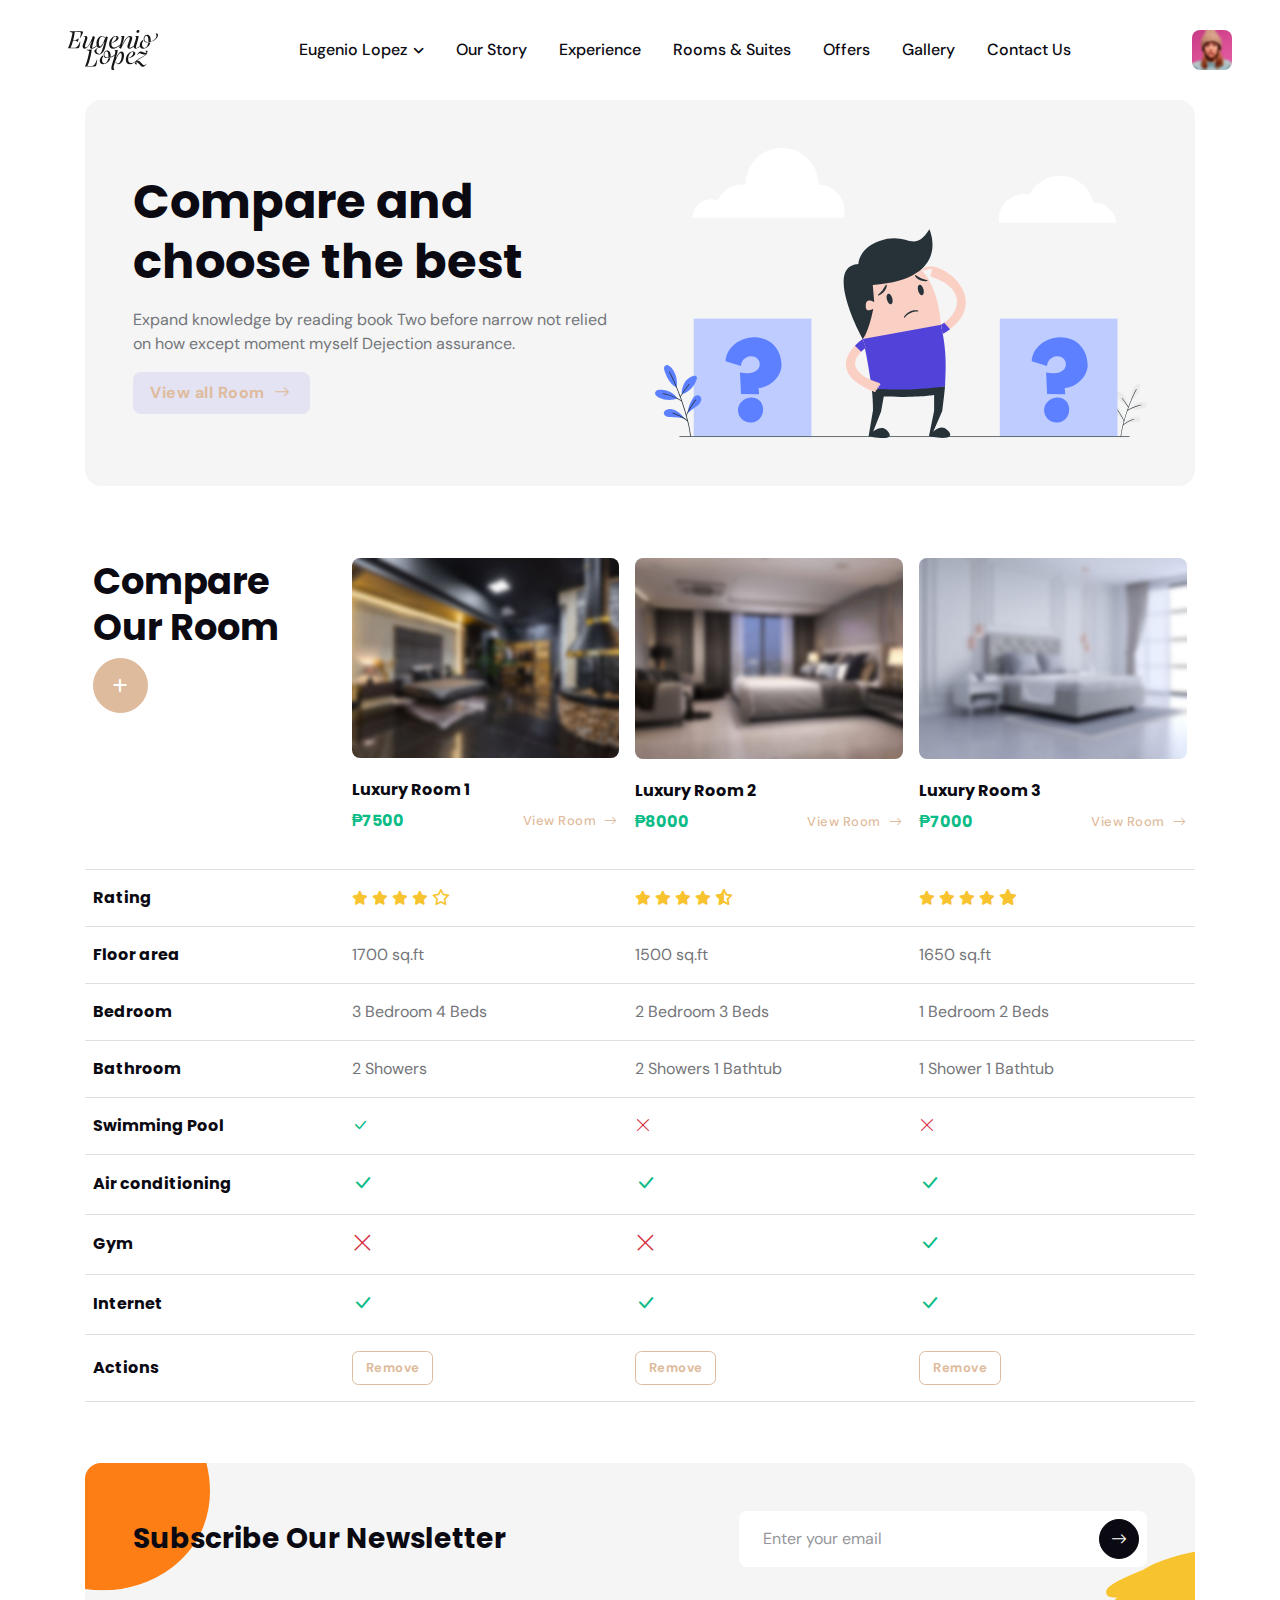
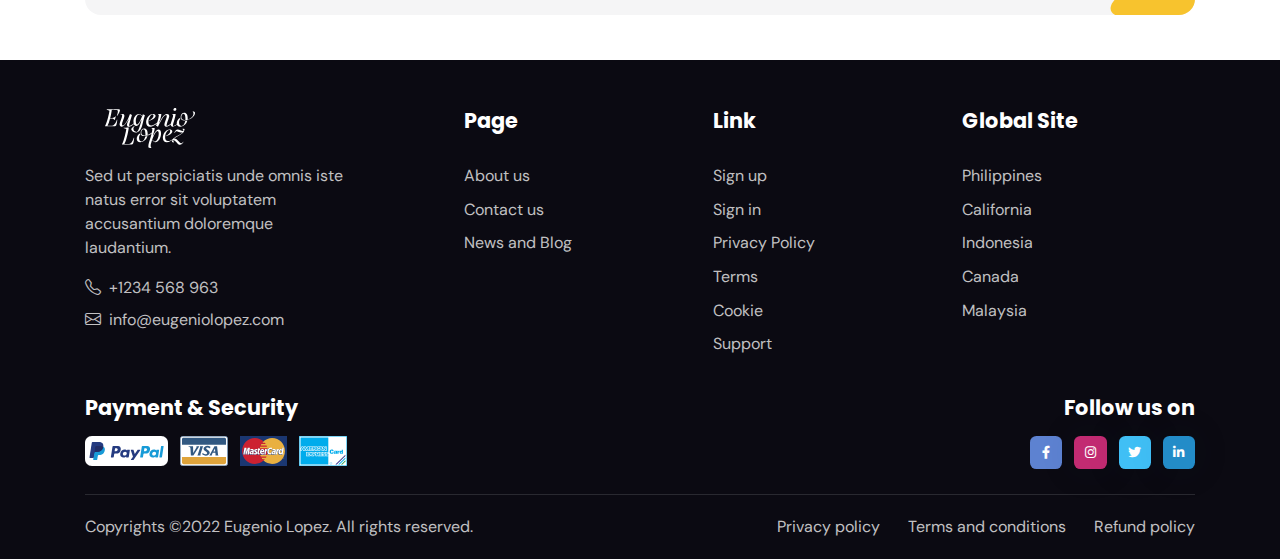
<file: compare-listing.html>
<!DOCTYPE html>
<html lang="en">
<head>
	<title>Eugenio Lopez</title>

	<!-- Meta Tags -->
	<meta charset="utf-8">
	<meta name="viewport" content="width=device-width, initial-scale=1, shrink-to-fit=no">
	<meta name="author" content="ewds">
	<meta name="description" content="Eugenio Lopez Website">

	<!-- Dark mode -->
	<script type="text/javascript">
		var theme = localStorage.getItem('data-theme');
		var root = document.documentElement;
		if (theme === 'dark' && theme !== undefined) {
			root.classList.add('dark-mode');
		} else {
			root.classList.remove('dark-mode');
		}
	</script>

	<!-- Favicon -->
	<link rel="shortcut icon" href="assets/images/favicon.ico">

	<!-- Google Font -->
	<link rel="preconnect" href="https://fonts.googleapis.com">
	<link rel="preconnect" href="https://fonts.gstatic.com" crossorigin>
	<link rel="stylesheet" href="https://fonts.googleapis.com/css2?family=DM+Sans:wght@400;500;700&family=Poppins:wght@400;500;700&display=swap">

	<!-- Plugins CSS -->
	<link rel="stylesheet" type="text/css" href="assets/vendor/font-awesome/css/all.min.css">
	<link rel="stylesheet" type="text/css" href="assets/vendor/bootstrap-icons/bootstrap-icons.css">
	<link rel="stylesheet" type="text/css" href="assets/vendor/tiny-slider/tiny-slider.css">
	<link rel="stylesheet" type="text/css" href="assets/vendor/choices/css/choices.min.css">
	<link rel="stylesheet" type="text/css" href="assets/vendor/flatpickr/css/flatpickr.min.css">
	<link rel="stylesheet" type="text/css" href="assets/vendor/glightbox/css/glightbox.css">

	<!-- Theme CSS -->
	<link rel="stylesheet" type="text/css" href="assets/css/style.css">

</head>

<body>
	<!-- Offcanvas menu START -->
	<div class="offcanvas offcanvas-w-500px offcanvas-end" tabindex="-1" id="offcanvasBookstay" aria-labelledby="offcanvasBookstayLabel">
		<div class="offcanvas-header border-bottom px-3">
			<h5 class="offcanvas-title" id="offcanvasBookstayLabel">Book a Room</h5>
			<button type="button" class="btn-close" data-bs-dismiss="offcanvas" aria-label="Close"></button>
		</div>
		<div class="offcanvas-body form-control-bg-light d-flex flex-column px-3">
			<!-- Form START -->
			<form>
				<!-- Pickup -->
				<div class="mb-3">
					<label class="form-label mb-0">Room & Suite Type</label>
					<select class="form-select js-choice" data-search-enabled="true" aria-label=".form-select-sm">
						<option value="">Select location</option>
						<option>Agave suite</option>
						<option>Olive Grove Suite</option>
						<option>Palm Suite</option>
						<option>Casa Green Suite</option>
					</select>
				</div>

				<!-- Date -->
				<div class="mb-3">
					<label class="form-label mb-0">Check in</label>
					<input type="text" class="form-control flatpickr" data-date-format="d M Y" placeholder="Select date">
				</div>
				
				<!-- Date -->
				<div class="mb-3">
					<label class="form-label mb-0">Check out</label>
					<input type="text" class="form-control flatpickr" data-date-format="d M Y" placeholder="Select date">
				</div>

				<!-- Occupant -->
				<div class="mb-3">
					<!-- Dropdown input -->
					<label class="form-label mb-0">Guests & rooms</label>
					<div class="dropdown guest-selector me-2">
						<input type="text" class="form-guest-selector form-control selection-result" value="2 Guests 1 Room" data-bs-auto-close="outside" data-bs-toggle="dropdown">
					
						<!-- dropdown items -->
						<ul class="dropdown-menu guest-selector-dropdown">
							<!-- Adult -->
							<li class="d-flex justify-content-between">
								<div>
									<h6 class="mb-0">Adults</h6>
									<small>Ages 13 or above</small>
								</div>

								<div class="hstack gap-1 align-items-center">
									<button type="button" class="btn btn-link adult-remove p-0 mb-0"><i class="bi bi-dash-circle fs-5 fa-fw"></i></button>
									<h6 class="guest-selector-count mb-0 adults">2</h6>
									<button type="button" class="btn btn-link adult-add p-0 mb-0"><i class="bi bi-plus-circle fs-5 fa-fw"></i></button>
								</div>
							</li>

							<!-- Divider -->
							<li class="dropdown-divider"></li>

							<!-- Child -->
							<li class="d-flex justify-content-between">
								<div>
									<h6 class="mb-0">Child</h6>
									<small>Ages 13 below</small>
								</div>

								<div class="hstack gap-1 align-items-center">
									<button type="button" class="btn btn-link child-remove p-0 mb-0" ><i class="bi bi-dash-circle fs-5 fa-fw"></i></button>
									<h6 class="guest-selector-count mb-0 child">0</h6>
									<button type="button" class="btn btn-link child-add p-0 mb-0" ><i class="bi bi-plus-circle fs-5 fa-fw"></i></button>
								</div>
							</li>

							<!-- Divider -->
							<li class="dropdown-divider"></li>

							<!-- Rooms -->
							<li class="d-flex justify-content-between">
								<div>
									<h6 class="mb-0">Rooms</h6>
									<small>Max room 8</small>
								</div>

								<div class="hstack gap-1 align-items-center">
									<button type="button" class="btn btn-link room-remove p-0 mb-0" ><i class="bi bi-dash-circle fs-5 fa-fw"></i></button>
									<h6 class="guest-selector-count mb-0 rooms">1</h6>
									<button type="button" class="btn btn-link room-add p-0 mb-0" ><i class="bi bi-plus-circle fs-5 fa-fw"></i></button>
								</div>
							</li>
						</ul>
					</div>
				</div>

				<!-- Buttons -->
				<div class="text-center">
					<button class="btn btn-primary-soft w-100 mb-0">Check Availability</button>
				</div>
			</form>
			<!-- Form END -->

			<!-- List -->
			<div class="bg-light p-3 rounded mt-auto">
				<h6>Why Book Direct?</h6>
				<ul class="small ps-3">
					<li class="mb-2">10% discount is applied</li>
					<li class="mb-2">15% off on spa treatment</li>
					<li class="mb-2">Best price guaranteed</li>
					<li class="mb-2">Daily complimentary sunrise yoga</li>
					<li class="mb-2">Early check-in and late check-out</li>
				</ul>
			</div>
		</div>	
	</div>
	<!-- Offcanvas menu END -->

<!-- Header START -->
<header class="navbar-light header-sticky">
	<!-- Logo Nav START -->
	<nav class="navbar navbar-expand-xl">
		<div class="container-fluid px-md-5">
			<!-- Logo START -->
			<a class="navbar-brand" href="index.html">
				<img class="light-mode-item navbar-brand-item" src="assets/images/logo.svg" alt="logo">
				<img class="dark-mode-item navbar-brand-item" src="assets/images/logo-light.svg" alt="logo">
			</a>
			<!-- Logo END -->
            	<!-- Responsive navbar toggler -->
			<button class="navbar-toggler ms-auto mx-3 me-md-0 p-0 p-sm-2" type="button" data-bs-toggle="collapse" data-bs-target="#navbarCollapse" aria-controls="navbarCollapse" aria-expanded="false" aria-label="Toggle navigation">
				<span class="navbar-toggler-animation">
					<span></span>
					<span></span>
					<span></span>
				</span>
			</button>

			<!-- Main navbar START -->
			<div class="navbar-collapse collapse" id="navbarCollapse">
				<ul class="navbar-nav navbar-nav-scroll mx-auto">

				<!-- Nav item Link -->
                <li class="nav-item dropdown">
                    <a class="nav-link dropdown-toggle" href="#" id="listingMenu" data-bs-toggle="dropdown" aria-haspopup="true" aria-expanded="false">Eugenio Lopez</a>
                    <ul class="dropdown-menu" aria-labelledby="listingMenu">
                        <li> <a class="dropdown-item" href="book.html">Book</a></li>
                        <li> <a class="dropdown-item" href="compare-listing.html">Compare Listing</a></li>
                        <li> <a class="dropdown-item" href="offer-detail.html">Offer Detail</a></li>
                    </ul>
                </li>

					<!-- Nav item Link -->
					<li class="nav-item"> <a class="nav-link" href="ourstory.html">Our Story</a> </li>

					<!-- Nav item Link -->
					<li class="nav-item"> <a class="nav-link" href="experience.html">Experience</a> </li>

					<!-- Nav item Link -->
					<li class="nav-item"> <a class="nav-link" href="#">Rooms & Suites</a> </li>

					<!-- Nav item Link -->
					<li class="nav-item"> <a class="nav-link" href="offer-detail.html">Offers</a> </li>

					<!-- Nav item Link -->
					<li class="nav-item"> <a class="nav-link" href="#">Gallery</a> </li>

                    <!-- Nav item Link -->
                    <li class="nav-item"> <a class="nav-link" href="contact.html">Contact Us</a> </li>
				</ul>
			</div>
			<!-- Main navbar END -->

			<!-- Profile and Notification START -->
			<ul class="nav flex-row align-items-center list-unstyled ms-xl-auto">
				<!-- Profile dropdown START -->
				<li class="nav-item ms-3 dropdown">
					<!-- Avatar -->
					<a class="avatar avatar-sm p-0" href="#" id="profileDropdown" role="button" data-bs-auto-close="outside" data-bs-display="static" data-bs-toggle="dropdown" aria-expanded="false">
						<img class="avatar-img rounded-2" src="assets/images/avatar/01.jpg" alt="avatar">
					</a>

					<ul class="dropdown-menu dropdown-animation dropdown-menu-end shadow pt-3" aria-labelledby="profileDropdown">
						<!-- Profile info -->
						<li class="px-3 mb-3">
							<div class="d-flex align-items-center">
								<!-- Avatar -->
								<div class="avatar me-3">
									<img class="avatar-img rounded-circle shadow" src="assets/images/avatar/01.jpg" alt="avatar">
								</div>
								<div>
									<a class="h6 mt-2 mt-sm-0" href="#">Boyet Colasino</a>
									<p class="small m-0">boyet123@gmail.com</p>
								</div>
							</div>
						</li>

						<!-- Links -->
						<li> <hr class="dropdown-divider"></li>
						<li><a class="dropdown-item" href="#"><i class="bi bi-bookmark-check fa-fw me-2"></i>My Bookings</a></li>
						<li><a class="dropdown-item" href="#"><i class="bi bi-heart fa-fw me-2"></i>My Wishlist</a></li>
						<li><a class="dropdown-item" href="#"><i class="bi bi-gear fa-fw me-2"></i>Settings</a></li>
						<li><a class="dropdown-item" href="#"><i class="bi bi-info-circle fa-fw me-2"></i>Help Center</a></li>
						<li><a class="dropdown-item bg-danger-soft-hover" href="#"><i class="bi bi-power fa-fw me-2"></i>Sign Out</a></li>
						<li> <hr class="dropdown-divider"></li>

						<!-- Dark mode switch START -->
						<li>
							<div class="modeswitch-wrap" id="darkModeSwitch">
								<div class="modeswitch-item">
									<div class="modeswitch-icon"></div>
								</div>
								<span>Dark mode</span>
							</div>
						</li> 
						<!-- Dark mode switch END -->
					</ul>
				</li>
				<!-- Profile dropdown END -->
			</ul>
			<!-- Profile and Notification START -->

		</div>
	</nav>
	<!-- Logo Nav END -->
</header>
<!-- Header END -->



<main>

    <!-- =======================
    Main banner START -->
    <section class="py-0">
        <div class="container">
            <div class="row">
                <div class="col-12">
                    <div class="bg-light rounded-3 position-relative overflow-hidden p-4 p-xl-5">
                        <div class="row g-4 align-items-center">
                            <!-- Content -->
                            <div class="col-lg-6">
                                <!-- Title -->
                                <h1 class="mb-3 fs-2">Compare and choose the best</h1>
                                <p class="mb-3">Expand knowledge by reading book Two before narrow not relied on how except moment myself Dejection assurance. </p>
                                <a href="#" class="btn btn-primary-soft mb-0">View all Room<i class="bi bi-arrow-right fa-fw ms-2"></i></a>
                            </div>
    
                            <!-- Image -->
                            <div class="col-lg-6">
                                <img src="assets/images/element/compare.svg" alt="">
                            </div>
                        </div> <!-- Row END -->
                    </div>
                </div>
            </div>
        </div>
    </section>
    <!-- =======================
    Main banner END -->
    
    <!-- =======================
    Compare listing START -->
    <section>
        <div class="container">
            <div class="row">
                <div class="col-12">
                    <!-- Table START -->
                    <div class="table-responsive-xl">
                        <table class="table table-compare align-middle">
                            <!-- Head START -->
                                <thead class="align-top">
                                    <tr>
                                        <th scope="col">
                                            <p class="h3">Compare Our Room</p>
                                            <a href="#" class="btn btn-lg btn-primary btn-round mb-0">
                                                <i class="fa-solid fa-plus"></i>
                                            </a>
                                        </th>
    
                                        <th scope="col">
                                            <div class="card bg-transparent">
                                                <!-- Image -->
                                                <img src="assets/images/category/hotel/4by3/02.jpg" class="rounded" alt="...">
    
                                                <!-- Card body START -->
                                                <div class="card-body px-0">
                                                    <!-- Title -->
                                                    <span class="h6"><a href="#">Luxury Room 1</a></span>
                                                    <!-- Button and price -->
                                                    <div class="d-sm-flex justify-content-between align-items-center mt-2">
                                                        <span class="h6 text-success mb-0">₱7500</span>
                                                        <a href="#" class="btn btn-sm btn-link mb-0 p-0">View Room<i class="bi bi-arrow-right ms-2"></i></a>
                                                    </div>
                                                </div>
                                            </div>
                                        </th>
    
                                        <th scope="col">
                                            <div class="card bg-transparent">
                                                <!-- Image -->
                                                <img src="assets/images/category/hotel/4by3/03.jpg" class="rounded" alt="...">
    
                                                <!-- Card body START -->
                                                <div class="card-body px-0">
                                                    <!-- Title -->
                                                    <span class="h6"><a href="#">Luxury Room 2</a></span>
                                                    <!-- Button and price -->
                                                    <div class="d-sm-flex justify-content-between align-items-center mt-2">
                                                        <span class="h6 text-success mb-0">₱8000</span>
                                                        <a href="#" class="btn btn-sm btn-link mb-0 p-0">View Room<i class="bi bi-arrow-right ms-2"></i></a>
                                                    </div>
                                                </div>
                                            </div>
                                        </th>
    
                                        <th scope="col">
                                            <div class="card bg-transparent">
                                                <!-- Image -->
                                                <img src="assets/images/category/hotel/4by3/05.jpg" class="rounded" alt="...">
    
                                                <!-- Card body START -->
                                                <div class="card-body px-0">
                                                    <!-- Title -->
                                                    <span class="h6"><a href="#">Luxury Room 3</a></span>
                                                    <!-- Button and price -->
                                                    <div class="d-sm-flex justify-content-between align-items-center mt-2">
                                                        <span class="h6 text-success mb-0">₱7000</span>
                                                        <a href="#" class="btn btn-sm btn-link mb-0 p-0">View Room<i class="bi bi-arrow-right ms-2"></i></a>
                                                    </div>
                                                </div>
                                            </div>
                                        </th>
                                    </tr>
                                </thead>
                            <!-- Head END -->
    
                            <!-- Body START -->
                            <tbody class="border-top-0">
                                <!-- Item -->
                                <tr>
                                    <th scope="row"><span class="h6 mb-0">Rating</span></th>
                                    <td>
                                        <ul class="list-inline mb-0">
                                            <li class="list-inline-item me-0 small"><i class="fas fa-star text-warning"></i></li>
                                            <li class="list-inline-item me-0 small"><i class="fas fa-star text-warning"></i></li>
                                            <li class="list-inline-item me-0 small"><i class="fas fa-star text-warning"></i></li>
                                            <li class="list-inline-item me-0 small"><i class="fas fa-star text-warning"></i></li>
                                            <li class="list-inline-item"><i class="far fa-star text-warning"></i></li>
                                        </ul>
                                    </td>
                                    <td>
                                        <ul class="list-inline mb-0">
                                            <li class="list-inline-item me-0 small"><i class="fas fa-star text-warning"></i></li>
                                            <li class="list-inline-item me-0 small"><i class="fas fa-star text-warning"></i></li>
                                            <li class="list-inline-item me-0 small"><i class="fas fa-star text-warning"></i></li>
                                            <li class="list-inline-item me-0 small"><i class="fas fa-star text-warning"></i></li>
                                            <li class="list-inline-item"><i class="fas fa-star-half-alt text-warning"></i></li>
                                        </ul>
                                    </td>
                                    <td>
                                        <ul class="list-inline mb-0">
                                            <li class="list-inline-item me-0 small"><i class="fas fa-star text-warning"></i></li>
                                            <li class="list-inline-item me-0 small"><i class="fas fa-star text-warning"></i></li>
                                            <li class="list-inline-item me-0 small"><i class="fas fa-star text-warning"></i></li>
                                            <li class="list-inline-item me-0 small"><i class="fas fa-star text-warning"></i></li>
                                            <li class="list-inline-item"><i class="fas fa-star text-warning"></i></li>
                                        </ul>
                                    </td>
                                </tr>
    
                                <!-- Item -->
                                <tr>
                                    <th scope="row"><span class="h6 mb-0">Floor area</span></th>
                                    <td>1700 sq.ft</td>
                                    <td>1500 sq.ft</td>
                                    <td>1650 sq.ft</td>
                                </tr>
    
                                <!-- Item -->
                                <tr>
                                    <th scope="row"><span class="h6 mb-0">Bedroom</span></th>
                                    <td>3 Bedroom  4 Beds</td>
                                    <td>2 Bedroom  3 Beds</td>
                                    <td>1 Bedroom  2 Beds</td>
                                </tr>
    
                                <!-- Item -->
                                <tr>
                                    <th scope="row"><span class="h6 mb-0">Bathroom</span></th>
                                    <td>2 Showers</td>
                                    <td>2 Showers 1 Bathtub</td>
                                    <td>1 Shower 1 Bathtub</td>
                                </tr>
    
                                <!-- Item -->
                                <tr>
                                    <th scope="row"><span class="h6 mb-0">Swimming Pool</span></th>
                                    <td>
                                        <span class="text-success mb-0"><i class="bi bi-check-lg"></i></span>
                                    </td>
                                    <td>
                                        <span class="text-danger mb-0"><i class="bi bi-x-lg"></i></span>
                                    </td>
                                    <td>
                                        <span class="text-danger mb-0"><i class="bi bi-x-lg"></i></span>
                                    </td>
                                </tr>
    
                                <!-- Item -->
                                <tr>
                                    <th scope="row"><span class="h6 mb-0">Air conditioning</span></th>
                                    <td>
                                        <span class="h5 text-success mb-0"><i class="bi bi-check-lg"></i></span>
                                    </td>
                                    <td>
                                        <span class="h5 text-success mb-0"><i class="bi bi-check-lg"></i></span>
                                    </td>
                                    <td>
                                        <span class="h5 text-success mb-0"><i class="bi bi-check-lg"></i></span>
                                    </td>
                                </tr>
    
                                <!-- Item -->
                                <tr>
                                    <th scope="row"><span class="h6 mb-0">Gym</span></th>
                                    <td>
                                        <span class="h5 text-danger mb-0"><i class="bi bi-x-lg"></i></span>
                                    </td>
                                    <td>
                                        <span class="h5 text-danger mb-0"><i class="bi bi-x-lg"></i></span>
                                    </td>
                                    <td>
                                        <span class="h5 text-success mb-0"><i class="bi bi-check-lg"></i></span>
                                    </td>
                                </tr>
    
                                <!-- Item -->
                                <tr>
                                    <th scope="row"><span class="h6 mb-0">Internet</span></th>
                                    <td>
                                        <span class="h5 text-success mb-0"><i class="bi bi-check-lg"></i></span>
                                    </td>
                                    <td>
                                        <span class="h5 text-success mb-0"><i class="bi bi-check-lg"></i></span>
                                    </td>
                                    <td>
                                        <span class="h5 text-success mb-0"><i class="bi bi-check-lg"></i></span>
                                    </td>
                                </tr>
    
                                <!-- Item -->
                                <tr>
                                    <th scope="row"><span class="h6 mb-0">Actions</span></th>
                                    <td>
                                        <button class="btn btn-sm btn-outline-primary mb-0">Remove</button>
                                    </td>
                                    <td>
                                        <button class="btn btn-sm btn-outline-primary mb-0">Remove</button>
                                    </td>
                                    <td>
                                        <button class="btn btn-sm btn-outline-primary mb-0">Remove</button>
                                    </td>
                                </tr>
    
                            </tbody>
                            <!-- Body END -->
                        </table>
                    </div>
                    <!-- Table END -->
                </div>
            </div><!-- Row END -->
        </div>  
    </section>
    <!-- =======================
    Compare listing END -->
    
    <!-- =======================
    Action box START -->
    <section class="pt-0">
        <div class="container">
            <div class="bg-light rounded-3 position-relative overflow-hidden p-4 p-sm-5">	
    
                <!-- Svg decoration -->
                <figure class="position-absolute top-0 start-0 translate-middle">
                    <svg class="fill-orange" width="250px" height="255px" viewBox="0 0 300.24 305.85">
                        <path d="M72.33,265.03c-41.74-43.54-67.69-97.8-72.24-159.79C-2.45,59.51,47.02,6.52,101.33,1.31 c61.88-6.72,117.52,12.02,155.39,64.52c16.58,23.1,27.89,49.78,35.88,75.54c18.39,55.77,2.61,105.79-37.18,136.4 c-45.06,34.18-108.2,37.69-155.75,7.58C90.6,279.3,82.55,272.11,72.33,265.03z"/>
                    </svg>
                </figure>
    
                <!-- Svg decoration -->
                <figure class="position-absolute top-100 start-100 translate-middle">
                    <svg class="fill-warning" width="177.91px" height="132.35px" viewBox="0 0 177.91 132.35">
                        <path d="M128.84,69.77c2.74,3.33,2.92,6.79,0.71,10.54c0.77,0,1.31,0,1.79,0c7.56,0,15.12,0.3,22.68,1.13 c4.94,0.54,9.82,1.31,14.52,2.86c1.73,0.54,3.39,1.25,5,2.08c1.07,0.54,2.08,1.37,2.92,2.26c1.85,2.02,1.9,4.7,0.36,6.96 c-0.83,1.25-1.96,2.26-3.21,2.98c-2.2,1.25-4.4,2.44-6.73,3.45c-6.25,2.74-12.74,4.82-19.23,6.79c-7.98,2.44-15.95,4.76-23.93,7.14 c-0.48,0.12-1.01,0.3-1.73,0.54c0.54,0.3,0.89,0.48,1.25,0.65c1.43,0.77,2.44,1.85,2.5,3.51c0.06,1.79-0.83,3.04-2.32,3.81 c-1.19,0.6-2.56,1.13-3.87,1.49c-5.3,1.49-10.71,2.32-16.13,3.15c-10.36,1.55-20.77,2.62-31.25,3.04 c-8.93,0.36-17.8,0.36-26.67-1.01c-3.33-0.54-6.67-1.25-9.76-2.56c-1.67-0.71-3.27-1.55-4.64-2.8c-3.15-2.8-3.87-6.61-1.9-10.36 c1.01-1.9,2.44-3.51,4.05-4.94c3.15-2.8,6.79-4.94,10.48-6.85c0.6-0.3,1.25-0.65,1.85-1.19c-0.36,0-0.71,0-1.01,0 c-6.07,0.3-12.2,0.36-18.27-0.48c-2.74-0.36-5.42-0.95-8.04-2.02c-1.85-0.77-3.63-1.73-5.06-3.15c-2.62-2.62-3.45-5.71-2.5-9.29 c0.54-2.02,1.49-3.81,2.92-5.36c1.67-1.85,3.33-3.69,5.24-5.24c3.15-2.56,6.49-4.82,9.76-7.26c0.48-0.36,0.89-0.65,1.67-1.25 c-0.71-0.06-1.07-0.12-1.49-0.12c-3.57,0-7.14,0.06-10.71-0.12c-1.96-0.06-3.99-0.42-5.95-0.83c-1.19-0.24-2.38-0.71-3.45-1.31 C4.91,64,3.6,60.3,5.15,56.32c0.83-2.14,2.26-3.93,3.87-5.6c0.54-0.6,1.13-1.13,1.85-1.85c-0.48-0.06-0.77-0.12-1.07-0.12 c-1.37-0.06-2.74-0.06-4.11-0.24c-0.95-0.12-1.96-0.42-2.86-0.83c-2.56-1.25-3.51-3.93-2.32-6.49c0.48-1.01,1.19-2.02,1.96-2.74 c1.49-1.31,3.04-2.62,4.76-3.63c3.51-2.02,7.02-3.99,10.71-5.71c5.6-2.44,11.19-4.7,16.73-7.08c0.95-0.42,1.96-0.83,2.86-1.37 c8.04-4.94,16.73-8.51,25.65-11.31c14.64-4.64,29.64-7.62,45-8.93c6.19-0.54,12.38-0.65,18.51,0.18c2.38,0.3,4.7,0.77,6.9,1.79 c1.13,0.54,2.32,1.13,3.27,1.96c2.38,1.96,2.98,5,1.49,7.74c-0.6,1.13-1.37,2.2-2.32,3.04c-1.96,1.79-4.05,3.45-6.25,4.94 c-4.35,2.98-8.99,5.42-13.63,7.8c-0.48,0.24-0.89,0.48-1.37,1.01c0.6,0.06,1.13,0.12,1.73,0.24c1.13,0.24,2.26,0.42,3.33,0.77 c4.11,1.49,4.88,5.48,1.67,8.39c-1.01,0.89-2.2,1.73-3.39,2.38c-2.62,1.43-5.36,2.74-8.04,3.99c-2.38,1.07-4.76,2.08-7.2,3.33 c0.36,0.06,0.77,0.12,1.13,0.12c6.49,0.3,12.92,0.77,19.29,1.9c3.33,0.6,6.67,1.25,9.82,2.56c1.37,0.6,2.8,1.25,3.99,2.14 c3.1,2.32,3.39,5.95,0.83,8.87c-0.83,0.89-1.79,1.73-2.8,2.44c-1.67,1.13-3.45,2.02-5.18,3.04 C129.67,69.29,129.32,69.53,128.84,69.77z"/>
                        </svg>
                </figure>
    
                <div class="row g-4 justify-content-md-between align-items-center position-relative">
                    <div class="col-xl-6">
                        <!-- Title -->
                        <h4 class="mb-0">Subscribe Our Newsletter</h4>
                    </div>
                    <!-- Content and input -->
                    <div class="col-xl-5">
                        <form class="bg-body rounded-2 p-2">
                            <div class="d-flex">
                                <input class="form-control border-0 me-1" type="email" placeholder="Enter your email">
                                <button type="button" class="btn btn-dark btn-round mb-0 flex-shrink-0"><i class="bi bi-arrow-right fa-fw"></i></button>
                            </div>
                        </form>
                    </div>
                </div> <!-- Row END -->
            </div>
        </div>
    </section>
    <!-- =======================
    Action box END -->
    
    </main>
<footer class="bg-dark pt-5">
    <div class="container">
        <!-- Row START -->
        <div class="row g-4">

            <!-- Widget 1 START -->
            <div class="col-lg-3">
                <!-- logo -->
                <a href="index.html">
                    <img class="h-40px" src="assets/images/logo-light.svg" alt="logo">
                </a>
                <p class="my-3 text-muted">Sed ut perspiciatis unde omnis iste natus error sit voluptatem accusantium doloremque laudantium.</p>
                <p class="mb-2"><a href="#" class="text-muted text-primary-hover"><i class="bi bi-telephone me-2"></i>+1234 568 963</a> </p>
                <p class="mb-0"><a href="#" class="text-muted text-primary-hover"><i class="bi bi-envelope me-2"></i>info@eugeniolopez.com</a></p>
            </div>
            <!-- Widget 1 END -->

            <!-- Widget 2 START -->
            <div class="col-lg-8 ms-auto">
                <div class="row g-3">
                    <!-- Link block -->
                    <div class="col-6 col-md-4">
                        <h5 class="text-white mb-2 mb-md-4">Page</h5>
                        <ul class="nav flex-column text-primary-hover">
                            <li class="nav-item"><a class="nav-link text-muted" href="#">About us</a></li>
                            <li class="nav-item"><a class="nav-link text-muted" href="#">Contact us</a></li>
                            <li class="nav-item"><a class="nav-link text-muted" href="#">News and Blog</a></li>
                        </ul>
                    </div>

                    <!-- Link block -->
                    <div class="col-6 col-md-4">
                        <h5 class="text-white mb-2 mb-md-4">Link</h5>
                        <ul class="nav flex-column text-primary-hover">
                            <li class="nav-item"><a class="nav-link text-muted" href="#">Sign up</a></li>
                            <li class="nav-item"><a class="nav-link text-muted" href="#">Sign in</a></li>
                            <li class="nav-item"><a class="nav-link text-muted" href="#">Privacy Policy</a></li>
                            <li class="nav-item"><a class="nav-link text-muted" href="#">Terms</a></li>
                            <li class="nav-item"><a class="nav-link text-muted" href="#">Cookie</a></li>
                            <li class="nav-item"><a class="nav-link text-muted" href="#">Support</a></li>
                        </ul>
                    </div>
                                    
                    <!-- Link block -->
                    <div class="col-6 col-md-4">
                        <h5 class="text-white mb-2 mb-md-4">Global Site</h5>
                        <ul class="nav flex-column text-primary-hover">
                            <li class="nav-item"><a class="nav-link text-muted" href="#">Philippines</a></li>
                            <li class="nav-item"><a class="nav-link text-muted" href="#">California</a></li>
                            <li class="nav-item"><a class="nav-link text-muted" href="#">Indonesia</a></li>
                            <li class="nav-item"><a class="nav-link text-muted" href="#">Canada</a></li>
                            <li class="nav-item"><a class="nav-link text-muted" href="#">Malaysia</a></li>
                        </ul>
                    </div>

                 
                </div>
            </div>
            <!-- Widget 2 END -->

        </div><!-- Row END -->

       

        <!-- Payment and card -->
        <div class="row g-4 justify-content-between mt-0 mt-md-2">

            <!-- Payment card -->
            <div class="col-sm-7 col-md-6 col-lg-4">
                <h5 class="text-white mb-2">Payment & Security</h5>
                <ul class="list-inline mb-0 mt-3">
                    <li class="list-inline-item"> <a href="#"><img src="assets/images/element/paypal.svg" class="h-30px" alt=""></a></li>
                    <li class="list-inline-item"> <a href="#"><img src="assets/images/element/visa.svg" class="h-30px" alt=""></a></li>
                    <li class="list-inline-item"> <a href="#"><img src="assets/images/element/mastercard.svg" class="h-30px" alt=""></a></li>
                    <li class="list-inline-item"> <a href="#"><img src="assets/images/element/expresscard.svg" class="h-30px" alt=""></a></li>
                </ul>
            </div>

            <!-- Social media icon -->
            <div class="col-sm-5 col-md-6 col-lg-3 text-sm-end">
                <h5 class="text-white mb-2">Follow us on</h5>
                <ul class="list-inline mb-0 mt-3">
                    <li class="list-inline-item"> <a class="btn btn-sm px-2 bg-facebook mb-0" href="#"><i class="fab fa-fw fa-facebook-f"></i></a> </li>
                    <li class="list-inline-item"> <a class="btn btn-sm shadow px-2 bg-instagram mb-0" href="#"><i class="fab fa-fw fa-instagram"></i></a> </li>
                    <li class="list-inline-item"> <a class="btn btn-sm shadow px-2 bg-twitter mb-0" href="#"><i class="fab fa-fw fa-twitter"></i></a> </li>
                    <li class="list-inline-item"> <a class="btn btn-sm shadow px-2 bg-linkedin mb-0" href="#"><i class="fab fa-fw fa-linkedin-in"></i></a> </li>
                </ul>	
            </div>
        </div>

        <!-- Divider -->
        <hr class="mt-4 mb-0">

        <!-- Bottom footer -->
        <div class="row">
            <div class="container">
                <div class="d-lg-flex justify-content-between align-items-center py-3 text-center text-lg-start">
                    <!-- copyright text -->
                    <div class="text-muted text-primary-hover"> Copyrights <a href="#" class="text-muted">©2022 Eugenio Lopez</a>. All rights reserved. </div>
                    <!-- copyright links-->
                    <div class="nav mt-2 mt-lg-0">
                        <ul class="list-inline text-primary-hover mx-auto mb-0">
                            <li class="list-inline-item me-0"><a class="nav-link py-1 text-muted" href="#">Privacy policy</a></li>
                            <li class="list-inline-item me-0"><a class="nav-link py-1 text-muted" href="#">Terms and conditions</a></li>
                            <li class="list-inline-item me-0"><a class="nav-link py-1 text-muted pe-0" href="#">Refund policy</a></li>
                        </ul>
                    </div>
                </div>
            </div>
        </div>
    </div>
</footer>

<!-- Back to top -->
<div class="back-top"></div>

<!-- Bootstrap JS -->
<script src="assets/vendor/bootstrap/dist/js/bootstrap.bundle.min.js"></script>

<!-- Vendors -->
<script src="assets/vendor/choices/js/choices.min.js"></script>
<script src="assets/vendor/tiny-slider/tiny-slider.js"></script>
<script src="assets/vendor/flatpickr/js/flatpickr.min.js"></script>
<script src="assets/vendor/glightbox/js/glightbox.js"></script>

<!-- ThemeFunctions -->
<script src="assets/js/functions.js"></script>

</body>
</html>
</file>
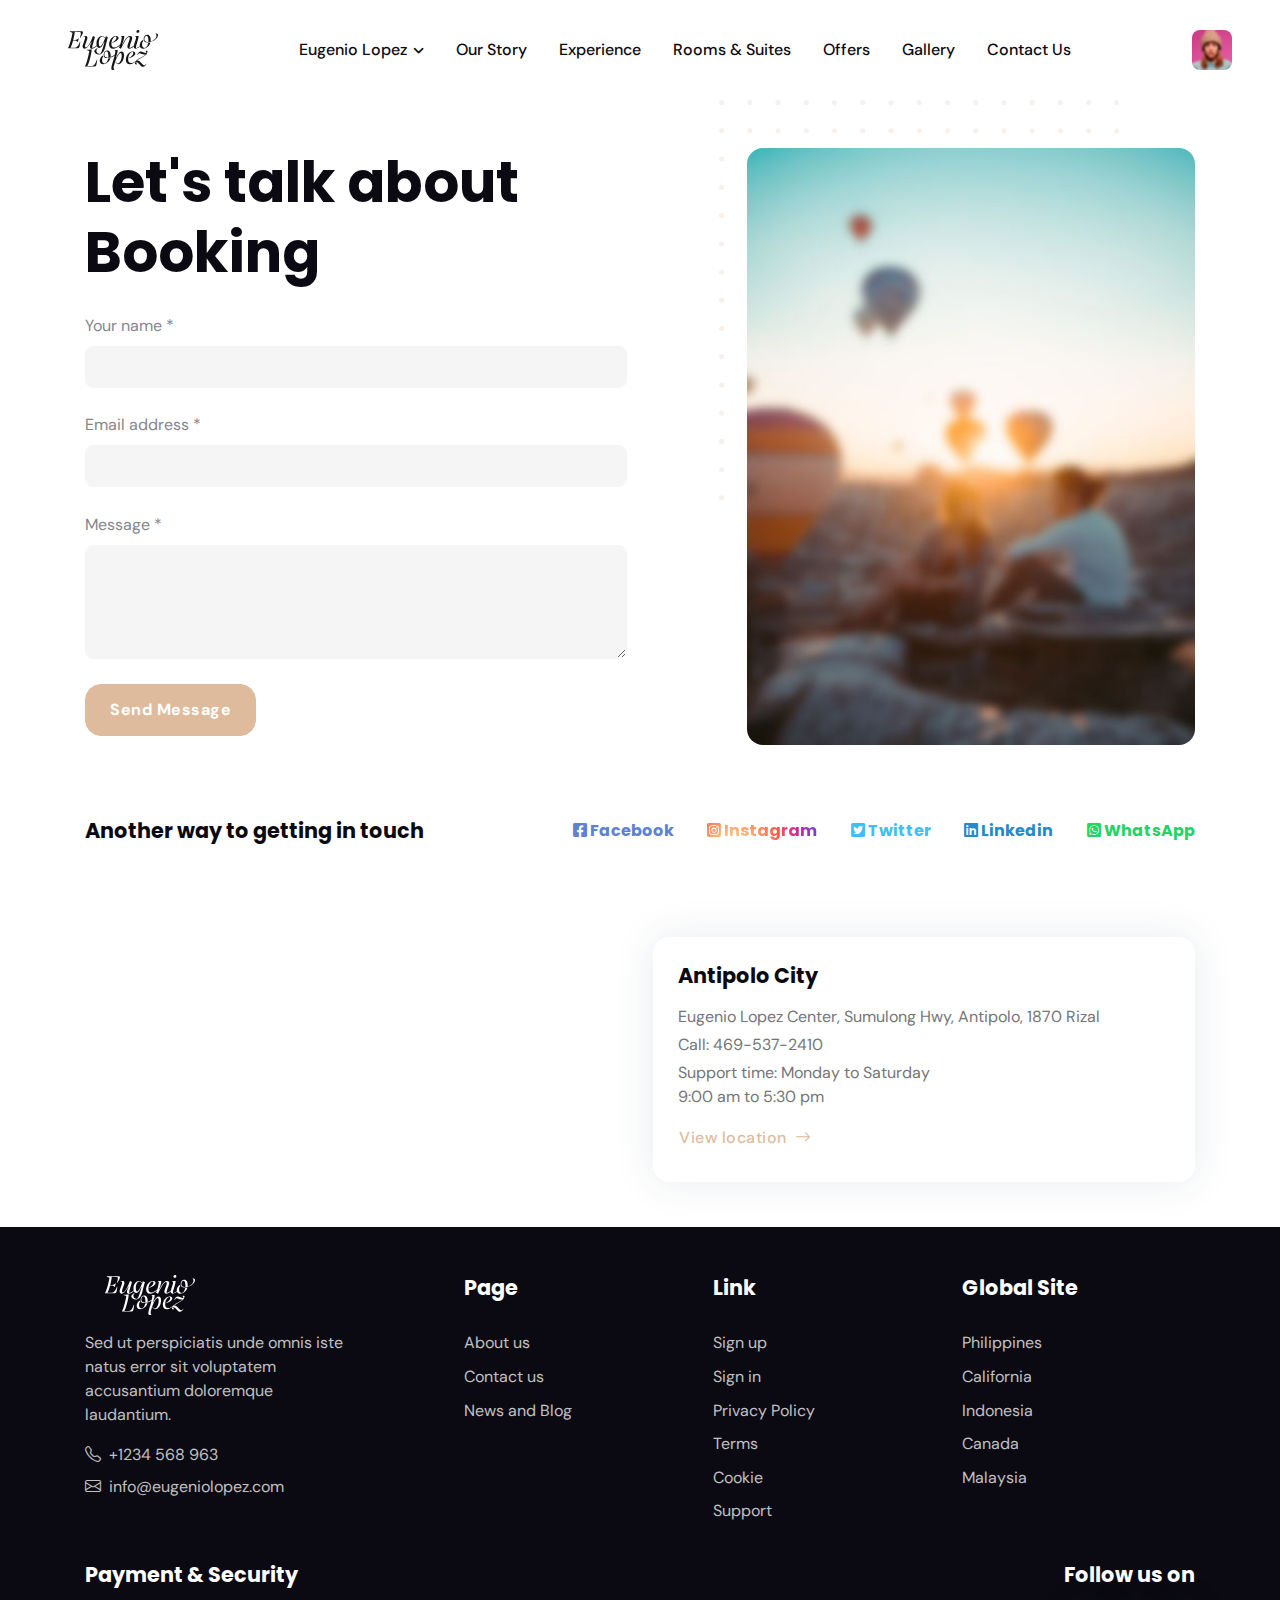
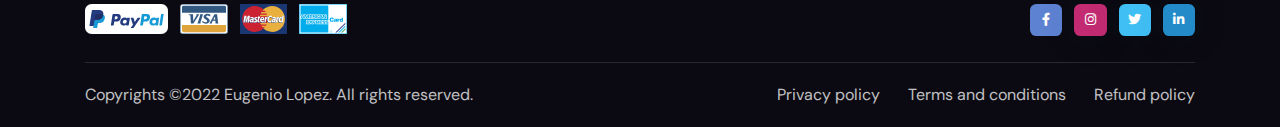
<file: contact.html>
<!DOCTYPE html>
<html lang="en">
<head>
	<title>Eugenio Lopez</title>

	<!-- Meta Tags -->
	<meta charset="utf-8">
	<meta name="viewport" content="width=device-width, initial-scale=1, shrink-to-fit=no">
	<meta name="author" content="ewds">
	<meta name="description" content="Eugenio Lopez Website">

	<!-- Dark mode -->
	<script type="text/javascript">
		var theme = localStorage.getItem('data-theme');
		var root = document.documentElement;
		if (theme === 'dark' && theme !== undefined) {
			root.classList.add('dark-mode');
		} else {
			root.classList.remove('dark-mode');
		}
	</script>

	<!-- Favicon -->
	<link rel="shortcut icon" href="assets/images/favicon.ico">

	<!-- Google Font -->
	<link rel="preconnect" href="https://fonts.googleapis.com">
	<link rel="preconnect" href="https://fonts.gstatic.com" crossorigin>
	<link rel="stylesheet" href="https://fonts.googleapis.com/css2?family=DM+Sans:wght@400;500;700&family=Poppins:wght@400;500;700&display=swap">

	<!-- Plugins CSS -->
	<link rel="stylesheet" type="text/css" href="assets/vendor/font-awesome/css/all.min.css">
	<link rel="stylesheet" type="text/css" href="assets/vendor/bootstrap-icons/bootstrap-icons.css">
	<link rel="stylesheet" type="text/css" href="assets/vendor/tiny-slider/tiny-slider.css">
	<link rel="stylesheet" type="text/css" href="assets/vendor/choices/css/choices.min.css">
	<link rel="stylesheet" type="text/css" href="assets/vendor/flatpickr/css/flatpickr.min.css">
	<link rel="stylesheet" type="text/css" href="assets/vendor/glightbox/css/glightbox.css">

	<!-- Theme CSS -->
	<link rel="stylesheet" type="text/css" href="assets/css/style.css">

</head>

<body>
	<!-- Offcanvas menu START -->
	<div class="offcanvas offcanvas-w-500px offcanvas-end" tabindex="-1" id="offcanvasBookstay" aria-labelledby="offcanvasBookstayLabel">
		<div class="offcanvas-header border-bottom px-3">
			<h5 class="offcanvas-title" id="offcanvasBookstayLabel">Book a Room</h5>
			<button type="button" class="btn-close" data-bs-dismiss="offcanvas" aria-label="Close"></button>
		</div>
		<div class="offcanvas-body form-control-bg-light d-flex flex-column px-3">
			<!-- Form START -->
			<form>
				<!-- Pickup -->
				<div class="mb-3">
					<label class="form-label mb-0">Room & Suite Type</label>
					<select class="form-select js-choice" data-search-enabled="true" aria-label=".form-select-sm">
						<option value="">Select location</option>
						<option>Agave suite</option>
						<option>Olive Grove Suite</option>
						<option>Palm Suite</option>
						<option>Casa Green Suite</option>
					</select>
				</div>

				<!-- Date -->
				<div class="mb-3">
					<label class="form-label mb-0">Check in</label>
					<input type="text" class="form-control flatpickr" data-date-format="d M Y" placeholder="Select date">
				</div>
				
				<!-- Date -->
				<div class="mb-3">
					<label class="form-label mb-0">Check out</label>
					<input type="text" class="form-control flatpickr" data-date-format="d M Y" placeholder="Select date">
				</div>

				<!-- Occupant -->
				<div class="mb-3">
					<!-- Dropdown input -->
					<label class="form-label mb-0">Guests & rooms</label>
					<div class="dropdown guest-selector me-2">
						<input type="text" class="form-guest-selector form-control selection-result" value="2 Guests 1 Room" data-bs-auto-close="outside" data-bs-toggle="dropdown">
					
						<!-- dropdown items -->
						<ul class="dropdown-menu guest-selector-dropdown">
							<!-- Adult -->
							<li class="d-flex justify-content-between">
								<div>
									<h6 class="mb-0">Adults</h6>
									<small>Ages 13 or above</small>
								</div>

								<div class="hstack gap-1 align-items-center">
									<button type="button" class="btn btn-link adult-remove p-0 mb-0"><i class="bi bi-dash-circle fs-5 fa-fw"></i></button>
									<h6 class="guest-selector-count mb-0 adults">2</h6>
									<button type="button" class="btn btn-link adult-add p-0 mb-0"><i class="bi bi-plus-circle fs-5 fa-fw"></i></button>
								</div>
							</li>

							<!-- Divider -->
							<li class="dropdown-divider"></li>

							<!-- Child -->
							<li class="d-flex justify-content-between">
								<div>
									<h6 class="mb-0">Child</h6>
									<small>Ages 13 below</small>
								</div>

								<div class="hstack gap-1 align-items-center">
									<button type="button" class="btn btn-link child-remove p-0 mb-0" ><i class="bi bi-dash-circle fs-5 fa-fw"></i></button>
									<h6 class="guest-selector-count mb-0 child">0</h6>
									<button type="button" class="btn btn-link child-add p-0 mb-0" ><i class="bi bi-plus-circle fs-5 fa-fw"></i></button>
								</div>
							</li>

							<!-- Divider -->
							<li class="dropdown-divider"></li>

							<!-- Rooms -->
							<li class="d-flex justify-content-between">
								<div>
									<h6 class="mb-0">Rooms</h6>
									<small>Max room 8</small>
								</div>

								<div class="hstack gap-1 align-items-center">
									<button type="button" class="btn btn-link room-remove p-0 mb-0" ><i class="bi bi-dash-circle fs-5 fa-fw"></i></button>
									<h6 class="guest-selector-count mb-0 rooms">1</h6>
									<button type="button" class="btn btn-link room-add p-0 mb-0" ><i class="bi bi-plus-circle fs-5 fa-fw"></i></button>
								</div>
							</li>
						</ul>
					</div>
				</div>

				<!-- Buttons -->
				<div class="text-center">
					<button class="btn btn-primary-soft w-100 mb-0">Check Availability</button>
				</div>
			</form>
			<!-- Form END -->

			<!-- List -->
			<div class="bg-light p-3 rounded mt-auto">
				<h6>Why Book Direct?</h6>
				<ul class="small ps-3">
					<li class="mb-2">10% discount is applied</li>
					<li class="mb-2">15% off on spa treatment</li>
					<li class="mb-2">Best price guaranteed</li>
					<li class="mb-2">Daily complimentary sunrise yoga</li>
					<li class="mb-2">Early check-in and late check-out</li>
				</ul>
			</div>
		</div>	
	</div>
	<!-- Offcanvas menu END -->

<!-- Header START -->
<header class="navbar-light header-sticky">
	<!-- Logo Nav START -->
	<nav class="navbar navbar-expand-xl">
		<div class="container-fluid px-md-5">
			<!-- Logo START -->
			<a class="navbar-brand" href="index.html">
				<img class="light-mode-item navbar-brand-item" src="assets/images/logo.svg" alt="logo">
				<img class="dark-mode-item navbar-brand-item" src="assets/images/logo-light.svg" alt="logo">
			</a>
			<!-- Logo END -->
            	<!-- Responsive navbar toggler -->
			<button class="navbar-toggler ms-auto mx-3 me-md-0 p-0 p-sm-2" type="button" data-bs-toggle="collapse" data-bs-target="#navbarCollapse" aria-controls="navbarCollapse" aria-expanded="false" aria-label="Toggle navigation">
				<span class="navbar-toggler-animation">
					<span></span>
					<span></span>
					<span></span>
				</span>
			</button>

			<!-- Main navbar START -->
			<div class="navbar-collapse collapse" id="navbarCollapse">
				<ul class="navbar-nav navbar-nav-scroll mx-auto">

				<!-- Nav item Link -->
                <li class="nav-item dropdown">
                    <a class="nav-link dropdown-toggle" href="#" id="listingMenu" data-bs-toggle="dropdown" aria-haspopup="true" aria-expanded="false">Eugenio Lopez</a>
                    <ul class="dropdown-menu" aria-labelledby="listingMenu">
                        <li> <a class="dropdown-item" href="book.html">Book</a></li>
                        <li> <a class="dropdown-item" href="compare-listing.html">Compare Listing</a></li>
                        <li> <a class="dropdown-item" href="offer-detail.html">Offer Detail</a></li>
                    </ul>
                </li>

					<!-- Nav item Link -->
					<li class="nav-item"> <a class="nav-link" href="ourstory.html">Our Story</a> </li>

					<!-- Nav item Link -->
					<li class="nav-item"> <a class="nav-link" href="experience.html">Experience</a> </li>

					<!-- Nav item Link -->
					<li class="nav-item"> <a class="nav-link" href="#">Rooms & Suites</a> </li>

					<!-- Nav item Link -->
					<li class="nav-item"> <a class="nav-link" href="offer-detail.html">Offers</a> </li>

					<!-- Nav item Link -->
					<li class="nav-item"> <a class="nav-link" href="#">Gallery</a> </li>

                    <!-- Nav item Link -->
                    <li class="nav-item"> <a class="nav-link" href="contact.html">Contact Us</a> </li>
				</ul>
			</div>
			<!-- Main navbar END -->

			<!-- Profile and Notification START -->
			<ul class="nav flex-row align-items-center list-unstyled ms-xl-auto">
				<!-- Profile dropdown START -->
				<li class="nav-item ms-3 dropdown">
					<!-- Avatar -->
					<a class="avatar avatar-sm p-0" href="#" id="profileDropdown" role="button" data-bs-auto-close="outside" data-bs-display="static" data-bs-toggle="dropdown" aria-expanded="false">
						<img class="avatar-img rounded-2" src="assets/images/avatar/01.jpg" alt="avatar">
					</a>

					<ul class="dropdown-menu dropdown-animation dropdown-menu-end shadow pt-3" aria-labelledby="profileDropdown">
						<!-- Profile info -->
						<li class="px-3 mb-3">
							<div class="d-flex align-items-center">
								<!-- Avatar -->
								<div class="avatar me-3">
									<img class="avatar-img rounded-circle shadow" src="assets/images/avatar/01.jpg" alt="avatar">
								</div>
								<div>
									<a class="h6 mt-2 mt-sm-0" href="#">Boyet Colasino</a>
									<p class="small m-0">boyet123@gmail.com</p>
								</div>
							</div>
						</li>

						<!-- Links -->
						<li> <hr class="dropdown-divider"></li>
						<li><a class="dropdown-item" href="#"><i class="bi bi-bookmark-check fa-fw me-2"></i>My Bookings</a></li>
						<li><a class="dropdown-item" href="#"><i class="bi bi-heart fa-fw me-2"></i>My Wishlist</a></li>
						<li><a class="dropdown-item" href="#"><i class="bi bi-gear fa-fw me-2"></i>Settings</a></li>
						<li><a class="dropdown-item" href="#"><i class="bi bi-info-circle fa-fw me-2"></i>Help Center</a></li>
						<li><a class="dropdown-item bg-danger-soft-hover" href="#"><i class="bi bi-power fa-fw me-2"></i>Sign Out</a></li>
						<li> <hr class="dropdown-divider"></li>

						<!-- Dark mode switch START -->
						<li>
							<div class="modeswitch-wrap" id="darkModeSwitch">
								<div class="modeswitch-item">
									<div class="modeswitch-icon"></div>
								</div>
								<span>Dark mode</span>
							</div>
						</li> 
						<!-- Dark mode switch END -->
					</ul>
				</li>
				<!-- Profile dropdown END -->
			</ul>
			<!-- Profile and Notification START -->

		</div>
	</nav>
	<!-- Logo Nav END -->
</header>
<!-- Header END -->


<main>

    <!-- =======================
    Main banner START -->
    <section class="pt-4 pt-md-5">
        <div class="container">
            <!-- Content and form START -->
            <div class="row g-4">
                <div class="col-lg-6">
                    <!-- Title -->
                    <h1>Let's talk about Booking</h1>
    
                    <!-- Contact form -->
                    <form class="mt-4">
                        <!-- Name -->
                        <div class="mb-4 form-control-bg-light">
                            <label class="form-label">Your name *</label>
                            <input type="text" class="form-control">
                        </div>
                        <!-- Email -->
                        <div class="mb-4 form-control-bg-light">
                            <label class="form-label">Email address *</label>
                            <input type="email" class="form-control">
                        </div>
                        <!-- Message -->
                        <div class="mb-4 form-control-bg-light">
                            <label class="form-label">Message *</label>
                            <textarea class="form-control" rows="4"></textarea>
                        </div>
                        <!-- Button -->
                        <div><button class="btn btn-lg btn-primary mb-0" type="button">Send Message</button></div>	
                    </form>
                </div>
    
                <!-- Image -->
                <div class="col-lg-6 col-xl-5 text-center text-lg-end position-relative ms-auto">
                    <!-- Svg decoration -->
                    <figure class="position-absolute start-0 top-0 d-none d-md-block mt-n5 ms-n3">
                        <svg height="400" class="fill-primary opacity-2" viewBox="0 0 340 340">
                            <circle cx="194.2" cy="2.2" r="2.2"></circle>
                            <circle cx="2.2" cy="2.2" r="2.2"></circle>
                            <circle cx="218.2" cy="2.2" r="2.2"></circle>
                            <circle cx="26.2" cy="2.2" r="2.2"></circle>
                            <circle cx="242.2" cy="2.2" r="2.2"></circle>
                            <circle cx="50.2" cy="2.2" r="2.2"></circle>
                            <circle cx="266.2" cy="2.2" r="2.2"></circle>
                            <circle cx="74.2" cy="2.2" r="2.2"></circle>
                            <circle cx="290.2" cy="2.2" r="2.2"></circle>
                            <circle cx="98.2" cy="2.2" r="2.2"></circle>
                            <circle cx="314.2" cy="2.2" r="2.2"></circle>
                            <circle cx="122.2" cy="2.2" r="2.2"></circle>
                            <circle cx="338.2" cy="2.2" r="2.2"></circle>
                            <circle cx="146.2" cy="2.2" r="2.2"></circle>
                            <circle cx="170.2" cy="2.2" r="2.2"></circle>
                            <circle cx="194.2" cy="26.2" r="2.2"></circle>
                            <circle cx="2.2" cy="26.2" r="2.2"></circle>
                            <circle cx="218.2" cy="26.2" r="2.2"></circle>
                            <circle cx="26.2" cy="26.2" r="2.2"></circle>
                            <circle cx="242.2" cy="26.2" r="2.2"></circle>
                            <circle cx="50.2" cy="26.2" r="2.2"></circle>
                            <circle cx="266.2" cy="26.2" r="2.2"></circle>
                            <circle cx="74.2" cy="26.2" r="2.2"></circle>
                            <circle cx="290.2" cy="26.2" r="2.2"></circle>
                            <circle cx="98.2" cy="26.2" r="2.2"></circle>
                            <circle cx="314.2" cy="26.2" r="2.2"></circle>
                            <circle cx="122.2" cy="26.2" r="2.2"></circle>
                            <circle cx="338.2" cy="26.2" r="2.2"></circle>
                            <circle cx="146.2" cy="26.2" r="2.2"></circle>
                            <circle cx="170.2" cy="26.2" r="2.2"></circle>
                            <circle cx="194.2" cy="50.2" r="2.2"></circle>
                            <circle cx="2.2" cy="50.2" r="2.2"></circle>
                            <circle cx="218.2" cy="50.2" r="2.2"></circle>
                            <circle cx="26.2" cy="50.2" r="2.2"></circle>
                            <circle cx="242.2" cy="50.2" r="2.2"></circle>
                            <circle cx="50.2" cy="50.2" r="2.2"></circle>
                            <circle cx="266.2" cy="50.2" r="2.2"></circle>
                            <circle cx="74.2" cy="50.2" r="2.2"></circle>
                            <circle cx="290.2" cy="50.2" r="2.2"></circle>
                            <circle cx="98.2" cy="50.2" r="2.2"></circle>
                            <circle cx="314.2" cy="50.2" r="2.2"></circle>
                            <circle cx="122.2" cy="50.2" r="2.2"></circle>
                            <circle cx="338.2" cy="50.2" r="2.2"></circle>
                            <circle cx="146.2" cy="50.2" r="2.2"></circle>
                            <circle cx="170.2" cy="50.2" r="2.2"></circle>
                            <circle cx="194.2" cy="74.2" r="2.2"></circle>
                            <circle cx="2.2" cy="74.2" r="2.2"></circle>
                            <circle cx="218.2" cy="74.2" r="2.2"></circle>
                            <circle cx="26.2" cy="74.2" r="2.2"></circle>
                            <circle cx="242.2" cy="74.2" r="2.2"></circle>
                            <circle cx="50.2" cy="74.2" r="2.2"></circle>
                            <circle cx="266.2" cy="74.2" r="2.2"></circle>
                            <circle cx="74.2" cy="74.2" r="2.2"></circle>
                            <circle cx="290.2" cy="74.2" r="2.2"></circle>
                            <circle cx="98.2" cy="74.2" r="2.2"></circle>
                            <circle cx="314.2" cy="74.2" r="2.2"></circle>
                            <circle cx="122.2" cy="74.2" r="2.2"></circle>
                            <circle cx="338.2" cy="74.2" r="2.2"></circle>
                            <circle cx="146.2" cy="74.2" r="2.2"></circle>
                            <circle cx="170.2" cy="74.2" r="2.2"></circle>
                            <circle cx="194.2" cy="98.2" r="2.2"></circle>
                            <circle cx="2.2" cy="98.2" r="2.2"></circle>
                            <circle cx="218.2" cy="98.2" r="2.2"></circle>
                            <circle cx="26.2" cy="98.2" r="2.2"></circle>
                            <circle cx="242.2" cy="98.2" r="2.2"></circle>
                            <circle cx="50.2" cy="98.2" r="2.2"></circle>
                            <circle cx="266.2" cy="98.2" r="2.2"></circle>
                            <circle cx="74.2" cy="98.2" r="2.2"></circle>
                            <circle cx="290.2" cy="98.2" r="2.2"></circle>
                            <circle cx="98.2" cy="98.2" r="2.2"></circle>
                            <circle cx="314.2" cy="98.2" r="2.2"></circle>
                            <circle cx="122.2" cy="98.2" r="2.2"></circle>
                            <circle cx="338.2" cy="98.2" r="2.2"></circle>
                            <circle cx="146.2" cy="98.2" r="2.2"></circle>
                            <circle cx="170.2" cy="98.2" r="2.2"></circle>
                            <circle cx="194.2" cy="122.2" r="2.2"></circle>
                            <circle cx="2.2" cy="122.2" r="2.2"></circle>
                            <circle cx="218.2" cy="122.2" r="2.2"></circle>
                            <circle cx="26.2" cy="122.2" r="2.2"></circle>
                            <circle cx="242.2" cy="122.2" r="2.2"></circle>
                            <circle cx="50.2" cy="122.2" r="2.2"></circle>
                            <circle cx="266.2" cy="122.2" r="2.2"></circle>
                            <circle cx="74.2" cy="122.2" r="2.2"></circle>
                            <circle cx="290.2" cy="122.2" r="2.2"></circle>
                            <circle cx="98.2" cy="122.2" r="2.2"></circle>
                            <circle cx="314.2" cy="122.2" r="2.2"></circle>
                            <circle cx="122.2" cy="122.2" r="2.2"></circle>
                            <circle cx="338.2" cy="122.2" r="2.2"></circle>
                            <circle cx="146.2" cy="122.2" r="2.2"></circle>
                            <circle cx="170.2" cy="122.2" r="2.2"></circle>
                            <circle cx="194.2" cy="146.2" r="2.2"></circle>
                            <circle cx="2.2" cy="146.2" r="2.2"></circle>
                            <circle cx="218.2" cy="146.2" r="2.2"></circle>
                            <circle cx="26.2" cy="146.2" r="2.2"></circle>
                            <circle cx="242.2" cy="146.2" r="2.2"></circle>
                            <circle cx="50.2" cy="146.2" r="2.2"></circle>
                            <circle cx="266.2" cy="146.2" r="2.2"></circle>
                            <circle cx="74.2" cy="146.2" r="2.2"></circle>
                            <circle cx="290.2" cy="146.2" r="2.2"></circle>
                            <circle cx="98.2" cy="146.2" r="2.2"></circle>
                            <circle cx="314.2" cy="146.2" r="2.2"></circle>
                            <circle cx="122.2" cy="146.2" r="2.2"></circle>
                            <circle cx="338.2" cy="146.2" r="2.2"></circle>
                            <circle cx="146.2" cy="146.2" r="2.2"></circle>
                            <circle cx="170.2" cy="146.2" r="2.2"></circle>
                            <circle cx="194.2" cy="170.2" r="2.2"></circle>
                            <circle cx="2.2" cy="170.2" r="2.2"></circle>
                            <circle cx="218.2" cy="170.2" r="2.2"></circle>
                            <circle cx="26.2" cy="170.2" r="2.2"></circle>
                            <circle cx="242.2" cy="170.2" r="2.2"></circle>
                            <circle cx="50.2" cy="170.2" r="2.2"></circle>
                            <circle cx="266.2" cy="170.2" r="2.2"></circle>
                            <circle cx="74.2" cy="170.2" r="2.2"></circle>
                            <circle cx="290.2" cy="170.2" r="2.2"></circle>
                            <circle cx="98.2" cy="170.2" r="2.2"></circle>
                            <circle cx="314.2" cy="170.2" r="2.2"></circle>
                            <circle cx="122.2" cy="170.2" r="2.2"></circle>
                            <circle cx="338.2" cy="170.2" r="2.2"></circle>
                            <circle cx="146.2" cy="170.2" r="2.2"></circle>
                            <circle cx="170.2" cy="170.2" r="2.2"></circle>
                            <circle cx="194.2" cy="194.2" r="2.2"></circle>
                            <circle cx="2.2" cy="194.2" r="2.2"></circle>
                            <circle cx="218.2" cy="194.2" r="2.2"></circle>
                            <circle cx="26.2" cy="194.2" r="2.2"></circle>
                            <circle cx="242.2" cy="194.2" r="2.2"></circle>
                            <circle cx="50.2" cy="194.2" r="2.2"></circle>
                            <circle cx="266.2" cy="194.2" r="2.2"></circle>
                            <circle cx="74.2" cy="194.2" r="2.2"></circle>
                            <circle cx="290.2" cy="194.2" r="2.2"></circle>
                            <circle cx="98.2" cy="194.2" r="2.2"></circle>
                            <circle cx="314.2" cy="194.2" r="2.2"></circle>
                            <circle cx="122.2" cy="194.2" r="2.2"></circle>
                            <circle cx="338.2" cy="194.2" r="2.2"></circle>
                            <circle cx="146.2" cy="194.2" r="2.2"></circle>
                            <circle cx="170.2" cy="194.2" r="2.2"></circle>
                            <circle cx="194.2" cy="218.2" r="2.2"></circle>
                            <circle cx="2.2" cy="218.2" r="2.2"></circle>
                            <circle cx="218.2" cy="218.2" r="2.2"></circle>
                            <circle cx="26.2" cy="218.2" r="2.2"></circle>
                            <circle cx="242.2" cy="218.2" r="2.2"></circle>
                            <circle cx="50.2" cy="218.2" r="2.2"></circle>
                            <circle cx="266.2" cy="218.2" r="2.2"></circle>
                            <circle cx="74.2" cy="218.2" r="2.2"></circle>
                            <circle cx="290.2" cy="218.2" r="2.2"></circle>
                            <circle cx="98.2" cy="218.2" r="2.2"></circle>
                            <circle cx="314.2" cy="218.2" r="2.2"></circle>
                            <circle cx="122.2" cy="218.2" r="2.2"></circle>
                            <circle cx="338.2" cy="218.2" r="2.2"></circle>
                            <circle cx="146.2" cy="218.2" r="2.2"></circle>
                            <circle cx="170.2" cy="218.2" r="2.2"></circle>
                            <circle cx="194.2" cy="242.2" r="2.2"></circle>
                            <circle cx="2.2" cy="242.2" r="2.2"></circle>
                            <circle cx="218.2" cy="242.2" r="2.2"></circle>
                            <circle cx="26.2" cy="242.2" r="2.2"></circle>
                            <circle cx="242.2" cy="242.2" r="2.2"></circle>
                            <circle cx="50.2" cy="242.2" r="2.2"></circle>
                            <circle cx="266.2" cy="242.2" r="2.2"></circle>
                            <circle cx="74.2" cy="242.2" r="2.2"></circle>
                            <circle cx="290.2" cy="242.2" r="2.2"></circle>
                            <circle cx="98.2" cy="242.2" r="2.2"></circle>
                            <circle cx="314.2" cy="242.2" r="2.2"></circle>
                            <circle cx="122.2" cy="242.2" r="2.2"></circle>
                            <circle cx="338.2" cy="242.2" r="2.2"></circle>
                            <circle cx="146.2" cy="242.2" r="2.2"></circle>
                            <circle cx="170.2" cy="242.2" r="2.2"></circle>
                            <circle cx="194.2" cy="266.2" r="2.2"></circle>
                            <circle cx="2.2" cy="266.2" r="2.2"></circle>
                            <circle cx="218.2" cy="266.2" r="2.2"></circle>
                            <circle cx="26.2" cy="266.2" r="2.2"></circle>
                            <circle cx="242.2" cy="266.2" r="2.2"></circle>
                            <circle cx="50.2" cy="266.2" r="2.2"></circle>
                            <circle cx="266.2" cy="266.2" r="2.2"></circle>
                            <circle cx="74.2" cy="266.2" r="2.2"></circle>
                            <circle cx="290.2" cy="266.2" r="2.2"></circle>
                            <circle cx="98.2" cy="266.2" r="2.2"></circle>
                            <circle cx="314.2" cy="266.2" r="2.2"></circle>
                            <circle cx="122.2" cy="266.2" r="2.2"></circle>
                            <circle cx="338.2" cy="266.2" r="2.2"></circle>
                            <circle cx="146.2" cy="266.2" r="2.2"></circle>
                            <circle cx="170.2" cy="266.2" r="2.2"></circle>
                            <circle cx="194.2" cy="290.2" r="2.2"></circle>
                            <circle cx="2.2" cy="290.2" r="2.2"></circle>
                            <circle cx="218.2" cy="290.2" r="2.2"></circle>
                            <circle cx="26.2" cy="290.2" r="2.2"></circle>
                            <circle cx="242.2" cy="290.2" r="2.2"></circle>
                            <circle cx="50.2" cy="290.2" r="2.2"></circle>
                            <circle cx="266.2" cy="290.2" r="2.2"></circle>
                            <circle cx="74.2" cy="290.2" r="2.2"></circle>
                            <circle cx="290.2" cy="290.2" r="2.2"></circle>
                            <circle cx="98.2" cy="290.2" r="2.2"></circle>
                            <circle cx="314.2" cy="290.2" r="2.2"></circle>
                            <circle cx="122.2" cy="290.2" r="2.2"></circle>
                            <circle cx="338.2" cy="290.2" r="2.2"></circle>
                            <circle cx="146.2" cy="290.2" r="2.2"></circle>
                            <circle cx="170.2" cy="290.2" r="2.2"></circle>
                            <circle cx="194.2" cy="314.2" r="2.2"></circle>
                            <circle cx="2.2" cy="314.2" r="2.2"></circle>
                            <circle cx="218.2" cy="314.2" r="2.2"></circle>
                            <circle cx="26.2" cy="314.2" r="2.2"></circle>
                            <circle cx="242.2" cy="314.2" r="2.2"></circle>
                            <circle cx="50.2" cy="314.2" r="2.2"></circle>
                            <circle cx="266.2" cy="314.2" r="2.2"></circle>
                            <circle cx="74.2" cy="314.2" r="2.2"></circle>
                            <circle cx="290.2" cy="314.2" r="2.2"></circle>
                            <circle cx="98.2" cy="314.2" r="2.2"></circle>
                            <circle cx="314.2" cy="314.2" r="2.2"></circle>
                            <circle cx="122.2" cy="314.2" r="2.2"></circle>
                            <circle cx="338.2" cy="314.2" r="2.2"></circle>
                            <circle cx="146.2" cy="314.2" r="2.2"></circle>
                            <circle cx="170.2" cy="314.2" r="2.2"></circle>
                            <circle cx="194.2" cy="338.2" r="2.2"></circle>
                            <circle cx="2.2" cy="338.2" r="2.2"></circle>
                            <circle cx="218.2" cy="338.2" r="2.2"></circle>
                            <circle cx="26.2" cy="338.2" r="2.2"></circle>
                            <circle cx="242.2" cy="338.2" r="2.2"></circle>
                            <circle cx="50.2" cy="338.2" r="2.2"></circle>
                            <circle cx="266.2" cy="338.2" r="2.2"></circle>
                            <circle cx="74.2" cy="338.2" r="2.2"></circle>
                            <circle cx="290.2" cy="338.2" r="2.2"></circle>
                            <circle cx="98.2" cy="338.2" r="2.2"></circle>
                            <circle cx="314.2" cy="338.2" r="2.2"></circle>
                            <circle cx="122.2" cy="338.2" r="2.2"></circle>
                            <circle cx="338.2" cy="338.2" r="2.2"></circle>
                            <circle cx="146.2" cy="338.2" r="2.2"></circle>
                            <circle cx="170.2" cy="338.2" r="2.2"></circle>
                        </svg>
                    </figure>
                    <!-- Image -->
                    <img src="assets/images/about/05.jpg" class="rounded-3 position-relative" alt="">
                </div>
            </div>
            <!-- Content and form END -->
    
            <!-- Social links -->
            <div class="row g-4 align-items-center mt-5">
                <div class="col-lg-4">
                    <h5 class="mb-0">Another way to getting in touch</h5>
                </div>
                <!-- Social links -->
                <div class="col-lg-8">
                    <ul class="list-inline hstack flex-wrap gap-2 gap-lg-4 justify-content-lg-end h6 mb-0">
                        <li class="list-inline-item"> <a class="text-facebook" href="#"><i class="fa-brands fa-facebook-square"></i> Facebook</a> </li>
                        <li class="list-inline-item"> <a class="text-instagram-gradient" href="#"><i class="fa-brands fa-instagram-square"></i> Instagram</a> </li>
                        <li class="list-inline-item"> <a class="text-twitter" href="#"><i class="fa-brands fa-twitter-square"></i> Twitter</a> </li>
                        <li class="list-inline-item"> <a class="text-linkedin" href="#"><i class="fa-brands fa-linkedin"></i> Linkedin</a> </li>
                        <li class="list-inline-item"> <a class="text-whatsapp" href="#"><i class="fa-brands fa-whatsapp-square"></i> WhatsApp</a> </li>
                    </ul>
                </div>
            </div>
        </div>
    </section>
    <!-- =======================
    Main banner START -->
    
    <!-- =======================
    Map and office START -->
    <section class="pt-0 pt-lg-5">
        <div class="container">
            <div class="row g-4">
                <!-- Map -->
                <div class="col-lg-6">
                    <iframe class="w-100 h-100 rounded-3" src="https://www.google.com/maps/embed?pb=!1m18!1m12!1m3!1d3860.735469586336!2d121.15092785121085!3d14.614139489743769!2m3!1f0!2f0!3f0!3m2!1i1024!2i768!4f13.1!3m3!1m2!1s0x3397b8c345c4ab71%3A0xe4dd9555fd4df7df!2sEugenio%20Lopez%20Center!5e0!3m2!1sen!2sph!4v1667430604302!5m2!1sen!2sph" height="500" style="border:0;" aria-hidden="false" tabindex="0"></iframe>	
                </div>
    
                <!-- Address item -->
                <div class="col-sm-6 col-lg-6">
                    <div class="card card-body shadow p-4 h-100">
                        <h5 class="mb-3">Antipolo City</h5>
                        <address class="mb-1">Eugenio Lopez Center, Sumulong Hwy, Antipolo, 1870 Rizal</address>
                        <p class="mb-1">Call: 469-537-2410</p>
                        <p>Support time: Monday to Saturday 
                            <br>
                            9:00 am to 5:30 pm
                        </p>
                        <div><a href="#" class="btn btn-link p-0">View location <i class="bi bi-arrow-right ms-1"></i></a></div>
                    </div>	
                </div>
    
              
            </div>
        </div>
    </section>
    <!-- =======================
    Map and office END -->
    
    </main>






    <footer class="bg-dark pt-5">
        <div class="container">
            <!-- Row START -->
            <div class="row g-4">
    
                <!-- Widget 1 START -->
                <div class="col-lg-3">
                    <!-- logo -->
                    <a href="index.html">
                        <img class="h-40px" src="assets/images/logo-light.svg" alt="logo">
                    </a>
                    <p class="my-3 text-muted">Sed ut perspiciatis unde omnis iste natus error sit voluptatem accusantium doloremque laudantium.</p>
                    <p class="mb-2"><a href="#" class="text-muted text-primary-hover"><i class="bi bi-telephone me-2"></i>+1234 568 963</a> </p>
                    <p class="mb-0"><a href="#" class="text-muted text-primary-hover"><i class="bi bi-envelope me-2"></i>info@eugeniolopez.com</a></p>
                </div>
                <!-- Widget 1 END -->
    
                <!-- Widget 2 START -->
                <div class="col-lg-8 ms-auto">
                    <div class="row g-3">
                        <!-- Link block -->
                        <div class="col-6 col-md-4">
                            <h5 class="text-white mb-2 mb-md-4">Page</h5>
                            <ul class="nav flex-column text-primary-hover">
                                <li class="nav-item"><a class="nav-link text-muted" href="#">About us</a></li>
                                <li class="nav-item"><a class="nav-link text-muted" href="#">Contact us</a></li>
                                <li class="nav-item"><a class="nav-link text-muted" href="#">News and Blog</a></li>
                            </ul>
                        </div>
    
                        <!-- Link block -->
                        <div class="col-6 col-md-4">
                            <h5 class="text-white mb-2 mb-md-4">Link</h5>
                            <ul class="nav flex-column text-primary-hover">
                                <li class="nav-item"><a class="nav-link text-muted" href="#">Sign up</a></li>
                                <li class="nav-item"><a class="nav-link text-muted" href="#">Sign in</a></li>
                                <li class="nav-item"><a class="nav-link text-muted" href="#">Privacy Policy</a></li>
                                <li class="nav-item"><a class="nav-link text-muted" href="#">Terms</a></li>
                                <li class="nav-item"><a class="nav-link text-muted" href="#">Cookie</a></li>
                                <li class="nav-item"><a class="nav-link text-muted" href="#">Support</a></li>
                            </ul>
                        </div>
                                        
                        <!-- Link block -->
                        <div class="col-6 col-md-4">
                            <h5 class="text-white mb-2 mb-md-4">Global Site</h5>
                            <ul class="nav flex-column text-primary-hover">
                                <li class="nav-item"><a class="nav-link text-muted" href="#">Philippines</a></li>
                                <li class="nav-item"><a class="nav-link text-muted" href="#">California</a></li>
                                <li class="nav-item"><a class="nav-link text-muted" href="#">Indonesia</a></li>
                                <li class="nav-item"><a class="nav-link text-muted" href="#">Canada</a></li>
                                <li class="nav-item"><a class="nav-link text-muted" href="#">Malaysia</a></li>
                            </ul>
                        </div>
    
                     
                    </div>
                </div>
                <!-- Widget 2 END -->
    
            </div><!-- Row END -->
    
           
    
            <!-- Payment and card -->
            <div class="row g-4 justify-content-between mt-0 mt-md-2">
    
                <!-- Payment card -->
                <div class="col-sm-7 col-md-6 col-lg-4">
                    <h5 class="text-white mb-2">Payment & Security</h5>
                    <ul class="list-inline mb-0 mt-3">
                        <li class="list-inline-item"> <a href="#"><img src="assets/images/element/paypal.svg" class="h-30px" alt=""></a></li>
                        <li class="list-inline-item"> <a href="#"><img src="assets/images/element/visa.svg" class="h-30px" alt=""></a></li>
                        <li class="list-inline-item"> <a href="#"><img src="assets/images/element/mastercard.svg" class="h-30px" alt=""></a></li>
                        <li class="list-inline-item"> <a href="#"><img src="assets/images/element/expresscard.svg" class="h-30px" alt=""></a></li>
                    </ul>
                </div>
    
                <!-- Social media icon -->
                <div class="col-sm-5 col-md-6 col-lg-3 text-sm-end">
                    <h5 class="text-white mb-2">Follow us on</h5>
                    <ul class="list-inline mb-0 mt-3">
                        <li class="list-inline-item"> <a class="btn btn-sm px-2 bg-facebook mb-0" href="#"><i class="fab fa-fw fa-facebook-f"></i></a> </li>
                        <li class="list-inline-item"> <a class="btn btn-sm shadow px-2 bg-instagram mb-0" href="#"><i class="fab fa-fw fa-instagram"></i></a> </li>
                        <li class="list-inline-item"> <a class="btn btn-sm shadow px-2 bg-twitter mb-0" href="#"><i class="fab fa-fw fa-twitter"></i></a> </li>
                        <li class="list-inline-item"> <a class="btn btn-sm shadow px-2 bg-linkedin mb-0" href="#"><i class="fab fa-fw fa-linkedin-in"></i></a> </li>
                    </ul>	
                </div>
            </div>
    
            <!-- Divider -->
            <hr class="mt-4 mb-0">
    
            <!-- Bottom footer -->
            <div class="row">
                <div class="container">
                    <div class="d-lg-flex justify-content-between align-items-center py-3 text-center text-lg-start">
                        <!-- copyright text -->
                        <div class="text-muted text-primary-hover"> Copyrights <a href="#" class="text-muted">©2022 Eugenio Lopez</a>. All rights reserved. </div>
                        <!-- copyright links-->
                        <div class="nav mt-2 mt-lg-0">
                            <ul class="list-inline text-primary-hover mx-auto mb-0">
                                <li class="list-inline-item me-0"><a class="nav-link py-1 text-muted" href="#">Privacy policy</a></li>
                                <li class="list-inline-item me-0"><a class="nav-link py-1 text-muted" href="#">Terms and conditions</a></li>
                                <li class="list-inline-item me-0"><a class="nav-link py-1 text-muted pe-0" href="#">Refund policy</a></li>
                            </ul>
                        </div>
                    </div>
                </div>
            </div>
        </div>
    </footer>

<!-- Back to top -->
<div class="back-top"></div>

<!-- Bootstrap JS -->
<script src="assets/vendor/bootstrap/dist/js/bootstrap.bundle.min.js"></script>

<!-- Vendors -->
<script src="assets/vendor/choices/js/choices.min.js"></script>
<script src="assets/vendor/tiny-slider/tiny-slider.js"></script>
<script src="assets/vendor/flatpickr/js/flatpickr.min.js"></script>
<script src="assets/vendor/glightbox/js/glightbox.js"></script>

<!-- ThemeFunctions -->
<script src="assets/js/functions.js"></script>

</body>
</html>
</file>
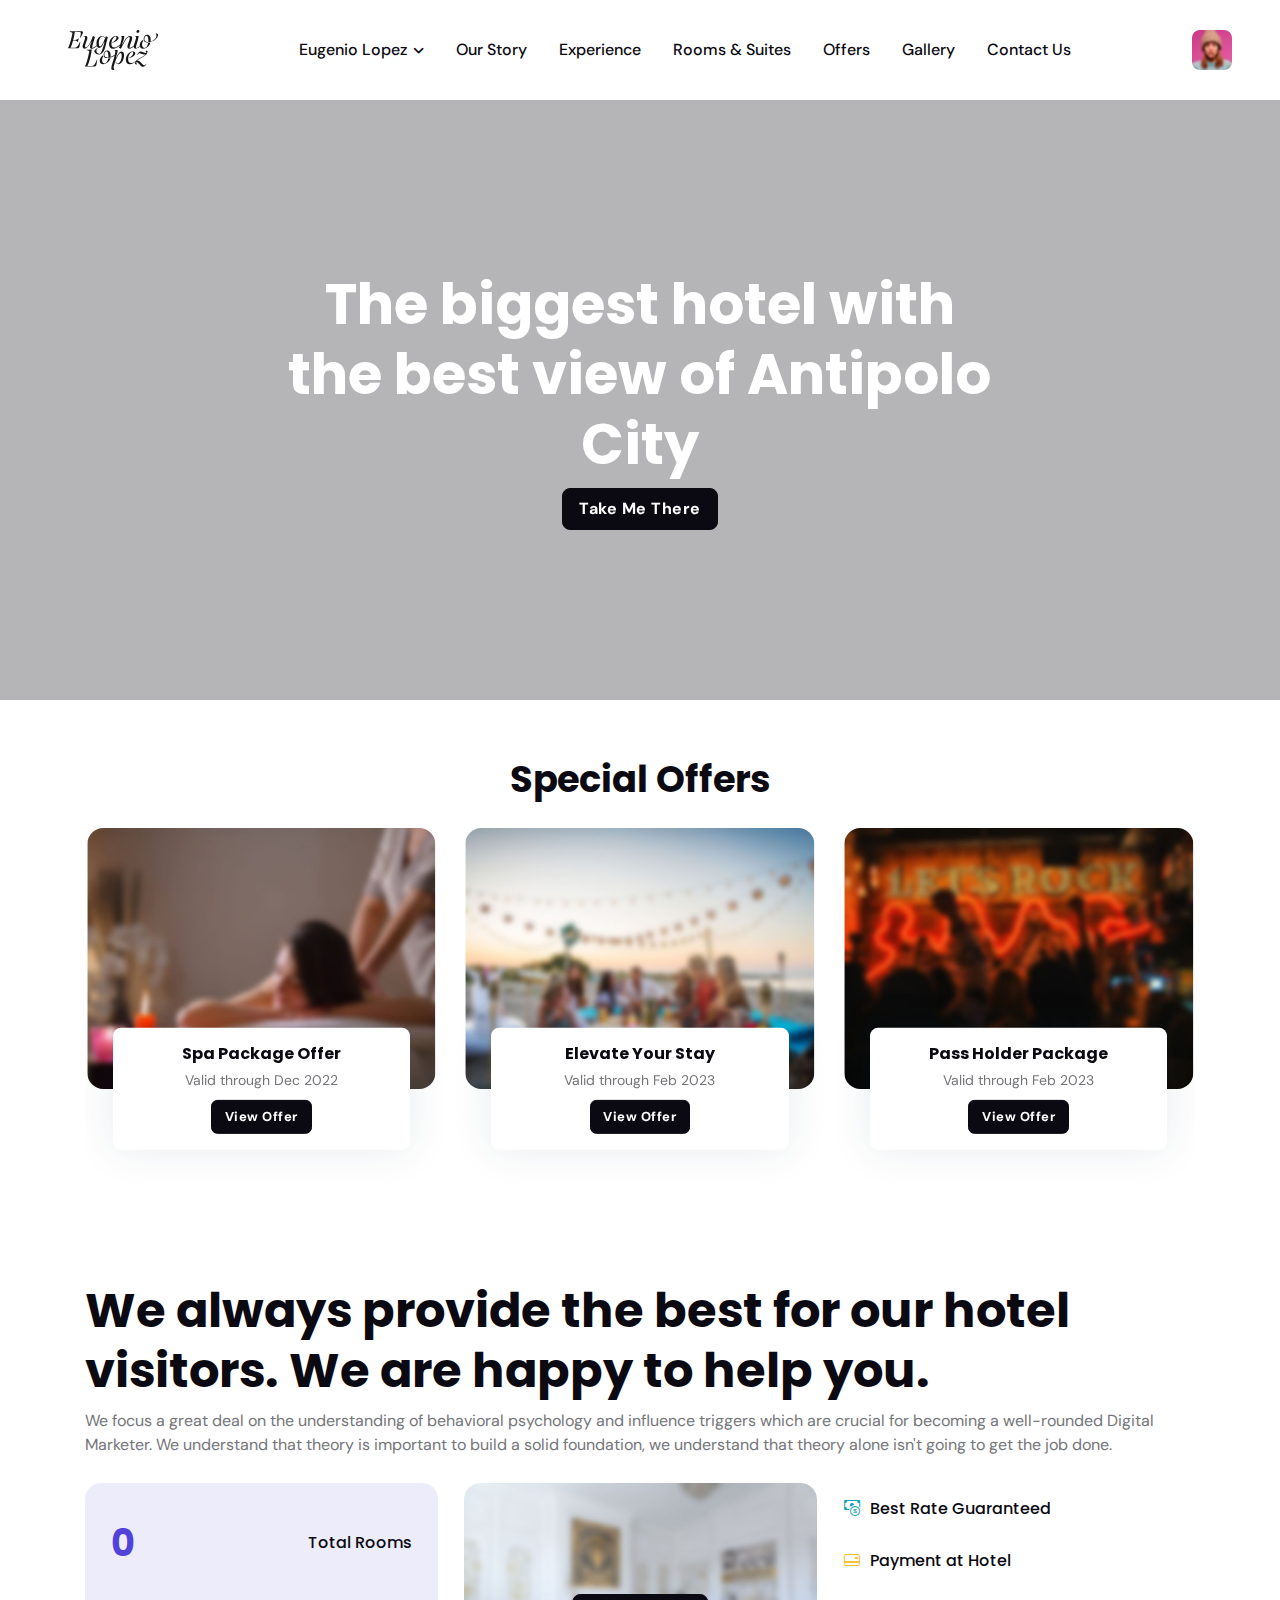
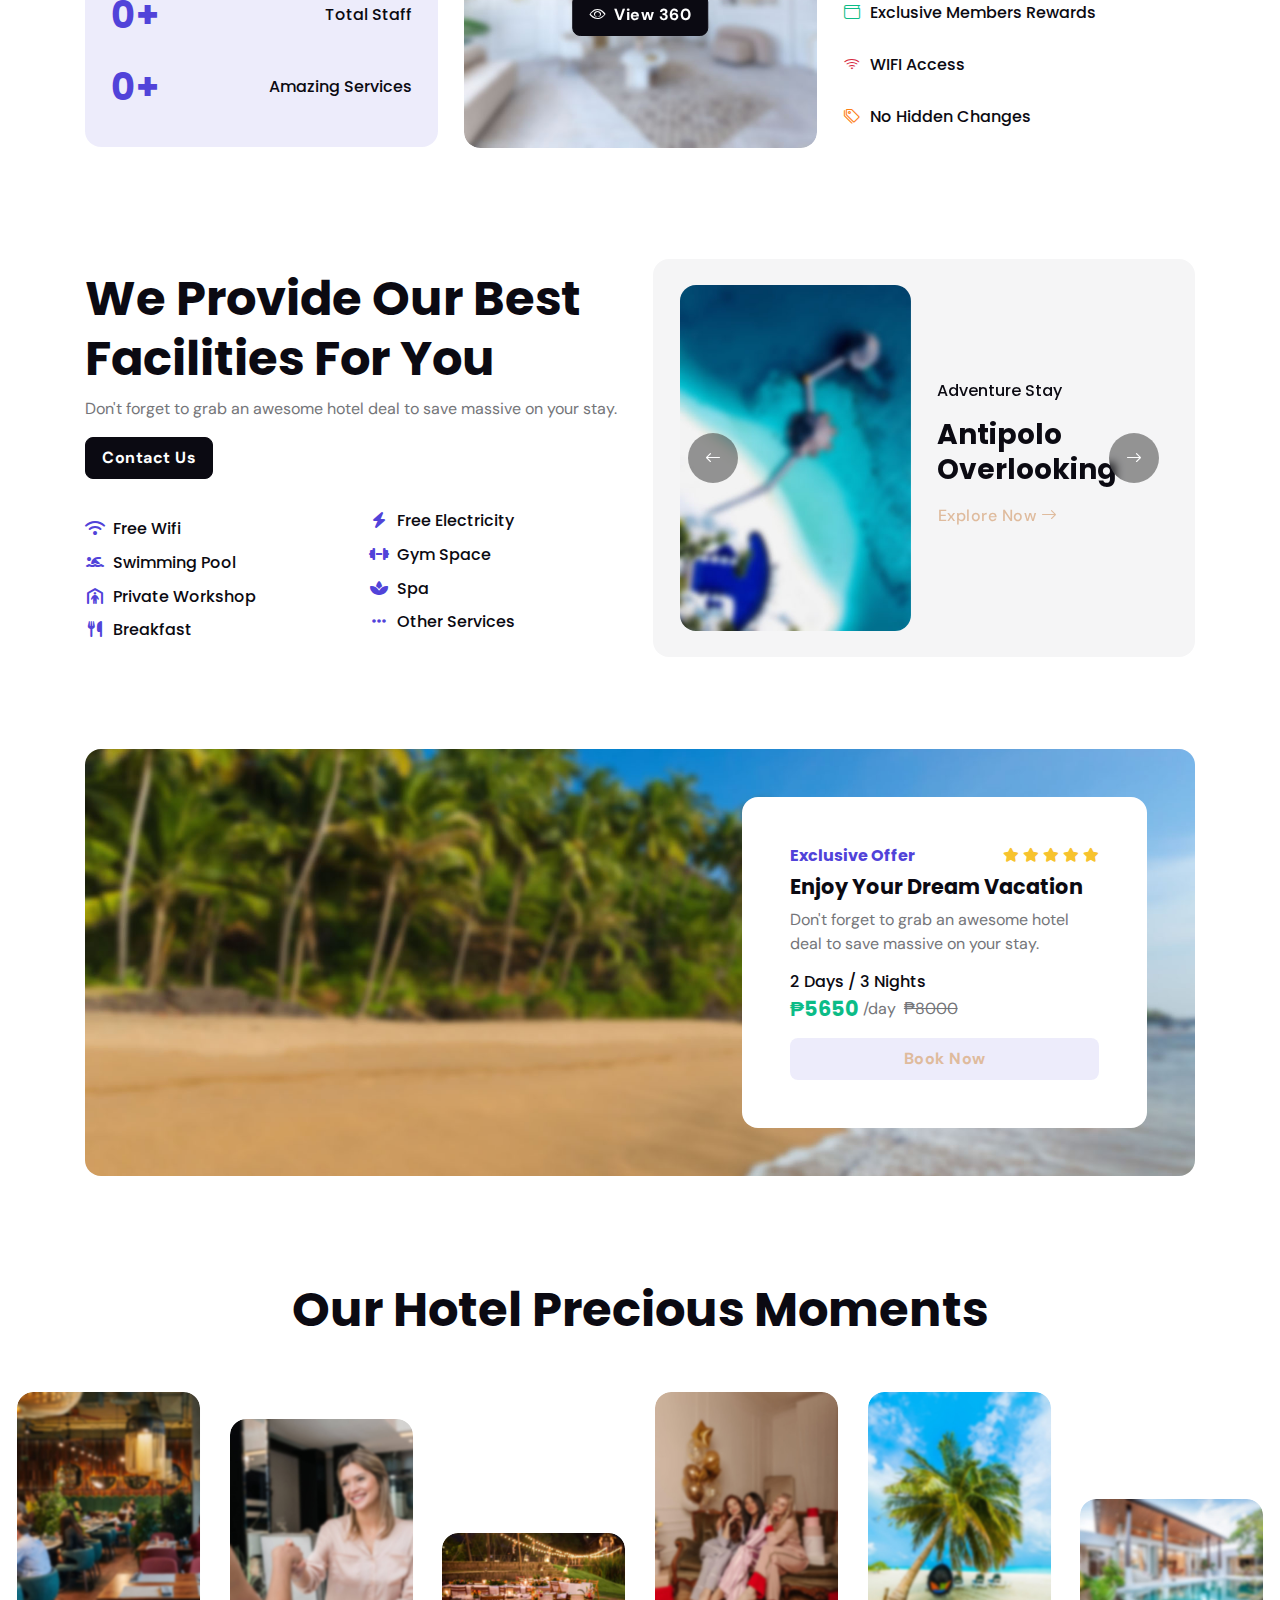
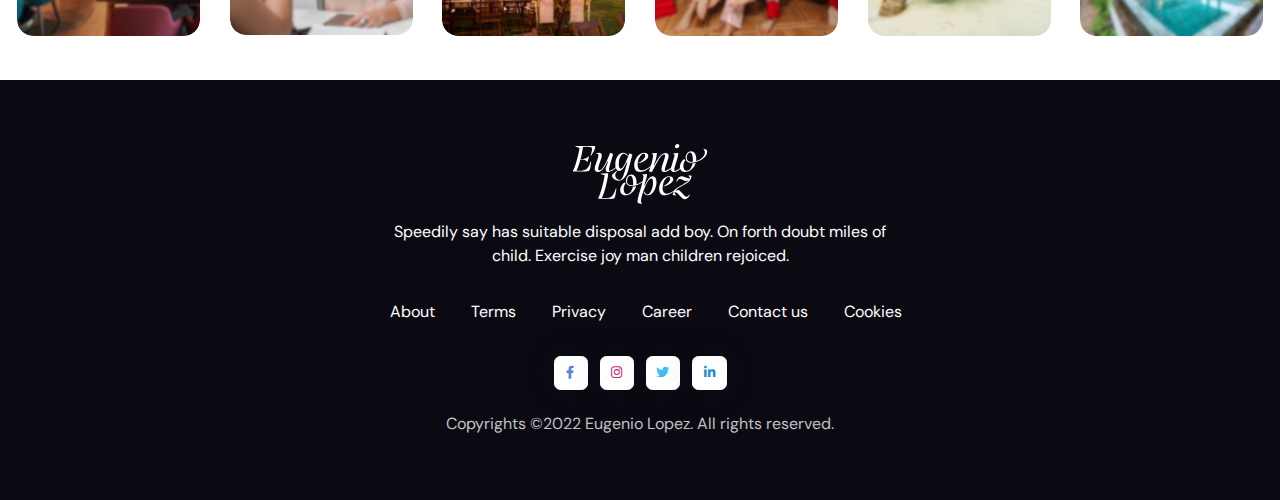
<file: experience.html>
<!DOCTYPE html>
<html lang="en">
<head>
	<title>Eugenio Lopez</title>

	<!-- Meta Tags -->
	<meta charset="utf-8">
	<meta name="viewport" content="width=device-width, initial-scale=1, shrink-to-fit=no">
	<meta name="author" content="ewds">
	<meta name="description" content="Eugenio Lopez Website">

	<!-- Dark mode -->
	<script type="text/javascript">
		var theme = localStorage.getItem('data-theme');
		var root = document.documentElement;
		if (theme === 'dark' && theme !== undefined) {
			root.classList.add('dark-mode');
		} else {
			root.classList.remove('dark-mode');
		}
	</script>

	<!-- Favicon -->
	<link rel="shortcut icon" href="assets/images/favicon.ico">

	<!-- Google Font -->
	<link rel="preconnect" href="https://fonts.googleapis.com">
	<link rel="preconnect" href="https://fonts.gstatic.com" crossorigin>
	<link rel="stylesheet" href="https://fonts.googleapis.com/css2?family=DM+Sans:wght@400;500;700&family=Poppins:wght@400;500;700&display=swap">

	<!-- Plugins CSS -->
	<link rel="stylesheet" type="text/css" href="assets/vendor/font-awesome/css/all.min.css">
	<link rel="stylesheet" type="text/css" href="assets/vendor/bootstrap-icons/bootstrap-icons.css">
	<link rel="stylesheet" type="text/css" href="assets/vendor/tiny-slider/tiny-slider.css">
	<link rel="stylesheet" type="text/css" href="assets/vendor/choices/css/choices.min.css">
	<link rel="stylesheet" type="text/css" href="assets/vendor/flatpickr/css/flatpickr.min.css">
	<link rel="stylesheet" type="text/css" href="assets/vendor/glightbox/css/glightbox.css">

	<!-- Theme CSS -->
	<link rel="stylesheet" type="text/css" href="assets/css/style.css">

</head>

<body>
	
	<!-- Offcanvas menu START -->
	<div class="offcanvas offcanvas-w-500px offcanvas-end" tabindex="-1" id="offcanvasBookstay" aria-labelledby="offcanvasBookstayLabel">
		<div class="offcanvas-header border-bottom px-3">
			<h5 class="offcanvas-title" id="offcanvasBookstayLabel">Book a Room</h5>
			<button type="button" class="btn-close" data-bs-dismiss="offcanvas" aria-label="Close"></button>
		</div>
		<div class="offcanvas-body form-control-bg-light d-flex flex-column px-3">
			<!-- Form START -->
			<form>
				<!-- Pickup -->
				<div class="mb-3">
					<label class="form-label mb-0">Room & Suite Type</label>
					<select class="form-select js-choice" data-search-enabled="true" aria-label=".form-select-sm">
						<option value="">Select location</option>
						<option>Agave suite</option>
						<option>Olive Grove Suite</option>
						<option>Palm Suite</option>
						<option>Casa Green Suite</option>
					</select>
				</div>

				<!-- Date -->
				<div class="mb-3">
					<label class="form-label mb-0">Check in</label>
					<input type="text" class="form-control flatpickr" data-date-format="d M Y" placeholder="Select date">
				</div>
				
				<!-- Date -->
				<div class="mb-3">
					<label class="form-label mb-0">Check out</label>
					<input type="text" class="form-control flatpickr" data-date-format="d M Y" placeholder="Select date">
				</div>

				<!-- Occupant -->
				<div class="mb-3">
					<!-- Dropdown input -->
					<label class="form-label mb-0">Guests & rooms</label>
					<div class="dropdown guest-selector me-2">
						<input type="text" class="form-guest-selector form-control selection-result" value="2 Guests 1 Room" data-bs-auto-close="outside" data-bs-toggle="dropdown">
					
						<!-- dropdown items -->
						<ul class="dropdown-menu guest-selector-dropdown">
							<!-- Adult -->
							<li class="d-flex justify-content-between">
								<div>
									<h6 class="mb-0">Adults</h6>
									<small>Ages 13 or above</small>
								</div>

								<div class="hstack gap-1 align-items-center">
									<button type="button" class="btn btn-link adult-remove p-0 mb-0"><i class="bi bi-dash-circle fs-5 fa-fw"></i></button>
									<h6 class="guest-selector-count mb-0 adults">2</h6>
									<button type="button" class="btn btn-link adult-add p-0 mb-0"><i class="bi bi-plus-circle fs-5 fa-fw"></i></button>
								</div>
							</li>

							<!-- Divider -->
							<li class="dropdown-divider"></li>

							<!-- Child -->
							<li class="d-flex justify-content-between">
								<div>
									<h6 class="mb-0">Child</h6>
									<small>Ages 13 below</small>
								</div>

								<div class="hstack gap-1 align-items-center">
									<button type="button" class="btn btn-link child-remove p-0 mb-0" ><i class="bi bi-dash-circle fs-5 fa-fw"></i></button>
									<h6 class="guest-selector-count mb-0 child">0</h6>
									<button type="button" class="btn btn-link child-add p-0 mb-0" ><i class="bi bi-plus-circle fs-5 fa-fw"></i></button>
								</div>
							</li>

							<!-- Divider -->
							<li class="dropdown-divider"></li>

							<!-- Rooms -->
							<li class="d-flex justify-content-between">
								<div>
									<h6 class="mb-0">Rooms</h6>
									<small>Max room 8</small>
								</div>

								<div class="hstack gap-1 align-items-center">
									<button type="button" class="btn btn-link room-remove p-0 mb-0" ><i class="bi bi-dash-circle fs-5 fa-fw"></i></button>
									<h6 class="guest-selector-count mb-0 rooms">1</h6>
									<button type="button" class="btn btn-link room-add p-0 mb-0" ><i class="bi bi-plus-circle fs-5 fa-fw"></i></button>
								</div>
							</li>
						</ul>
					</div>
				</div>

				<!-- Buttons -->
				<div class="text-center">
					<button class="btn btn-primary-soft w-100 mb-0">Check Availability</button>
				</div>
			</form>
			<!-- Form END -->

			<!-- List -->
			<div class="bg-light p-3 rounded mt-auto">
				<h6>Why Book Direct?</h6>
				<ul class="small ps-3">
					<li class="mb-2">10% discount is applied</li>
					<li class="mb-2">15% off on spa treatment</li>
					<li class="mb-2">Best price guaranteed</li>
					<li class="mb-2">Daily complimentary sunrise yoga</li>
					<li class="mb-2">Early check-in and late check-out</li>
				</ul>
			</div>
		</div>	
	</div>
	<!-- Offcanvas menu END -->

<!-- Header START -->
<header class="navbar-light header-sticky">
	<!-- Logo Nav START -->
	<nav class="navbar navbar-expand-xl">
		<div class="container-fluid px-md-5">
			<!-- Logo START -->
			<a class="navbar-brand" href="index.html">
				<img class="light-mode-item navbar-brand-item" src="assets/images/logo.svg" alt="logo">
				<img class="dark-mode-item navbar-brand-item" src="assets/images/logo-light.svg" alt="logo">
			</a>
			<!-- Logo END -->
            	<!-- Responsive navbar toggler -->
			<button class="navbar-toggler ms-auto mx-3 me-md-0 p-0 p-sm-2" type="button" data-bs-toggle="collapse" data-bs-target="#navbarCollapse" aria-controls="navbarCollapse" aria-expanded="false" aria-label="Toggle navigation">
				<span class="navbar-toggler-animation">
					<span></span>
					<span></span>
					<span></span>
				</span>
			</button>

			<!-- Main navbar START -->
			<div class="navbar-collapse collapse" id="navbarCollapse">
				<ul class="navbar-nav navbar-nav-scroll mx-auto">

				<!-- Nav item Link -->
                <li class="nav-item dropdown">
                    <a class="nav-link dropdown-toggle" href="#" id="listingMenu" data-bs-toggle="dropdown" aria-haspopup="true" aria-expanded="false">Eugenio Lopez</a>
                    <ul class="dropdown-menu" aria-labelledby="listingMenu">
                        <li> <a class="dropdown-item" href="book.html">Book</a></li>
                        <li> <a class="dropdown-item" href="compare-listing.html">Compare Listing</a></li>
                        <li> <a class="dropdown-item" href="offer-detail.html">Offer Detail</a></li>
                    </ul>
                </li>

					<!-- Nav item Link -->
					<li class="nav-item"> <a class="nav-link" href="ourstory.html">Our Story</a> </li>

					<!-- Nav item Link -->
					<li class="nav-item"> <a class="nav-link" href="experience.html">Experience</a> </li>

					<!-- Nav item Link -->
					<li class="nav-item"> <a class="nav-link" href="#">Rooms & Suites</a> </li>

					<!-- Nav item Link -->
					<li class="nav-item"> <a class="nav-link" href="offer-detail.html">Offers</a> </li>

					<!-- Nav item Link -->
					<li class="nav-item"> <a class="nav-link" href="#">Gallery</a> </li>

                    <!-- Nav item Link -->
                    <li class="nav-item"> <a class="nav-link" href="contact.html">Contact Us</a> </li>
				</ul>
			</div>
			<!-- Main navbar END -->

			<!-- Profile and Notification START -->
			<ul class="nav flex-row align-items-center list-unstyled ms-xl-auto">
				<!-- Profile dropdown START -->
				<li class="nav-item ms-3 dropdown">
					<!-- Avatar -->
					<a class="avatar avatar-sm p-0" href="#" id="profileDropdown" role="button" data-bs-auto-close="outside" data-bs-display="static" data-bs-toggle="dropdown" aria-expanded="false">
						<img class="avatar-img rounded-2" src="assets/images/avatar/01.jpg" alt="avatar">
					</a>

					<ul class="dropdown-menu dropdown-animation dropdown-menu-end shadow pt-3" aria-labelledby="profileDropdown">
						<!-- Profile info -->
						<li class="px-3 mb-3">
							<div class="d-flex align-items-center">
								<!-- Avatar -->
								<div class="avatar me-3">
									<img class="avatar-img rounded-circle shadow" src="assets/images/avatar/01.jpg" alt="avatar">
								</div>
								<div>
									<a class="h6 mt-2 mt-sm-0" href="#">Boyet Colasino</a>
									<p class="small m-0">boyet123@gmail.com</p>
								</div>
							</div>
						</li>

						<!-- Links -->
						<li> <hr class="dropdown-divider"></li>
						<li><a class="dropdown-item" href="#"><i class="bi bi-bookmark-check fa-fw me-2"></i>My Bookings</a></li>
						<li><a class="dropdown-item" href="#"><i class="bi bi-heart fa-fw me-2"></i>My Wishlist</a></li>
						<li><a class="dropdown-item" href="#"><i class="bi bi-gear fa-fw me-2"></i>Settings</a></li>
						<li><a class="dropdown-item" href="#"><i class="bi bi-info-circle fa-fw me-2"></i>Help Center</a></li>
						<li><a class="dropdown-item bg-danger-soft-hover" href="#"><i class="bi bi-power fa-fw me-2"></i>Sign Out</a></li>
						<li> <hr class="dropdown-divider"></li>

						<!-- Dark mode switch START -->
						<li>
							<div class="modeswitch-wrap" id="darkModeSwitch">
								<div class="modeswitch-item">
									<div class="modeswitch-icon"></div>
								</div>
								<span>Dark mode</span>
							</div>
						</li> 
						<!-- Dark mode switch END -->
					</ul>
				</li>
				<!-- Profile dropdown END -->
			</ul>
			<!-- Profile and Notification START -->

		</div>
	</nav>
	<!-- Logo Nav END -->
</header>
<!-- Header END -->



        <!-- **************** MAIN CONTENT START **************** -->
        <main>

<!-- =======================
Main Banner START -->
<section class="py-0">
	
		
			<div class="col-lg-12 mx-auto">
				<!-- Slider START -->
				<div class="tiny-slider arrow-round arrow-blur arrow-hover overflow-hidden">
					<div class="tiny-slider-inner" data-gutter="0" data-arrow="true" data-dots="false" data-items="1">
							<!-- Card item START -->
							<div class="card overflow-hidden h-400px h-sm-600px bg-parallax text-center rounded-0"  data-jarallax-video="https://www.youtube.com/watch?v=j56YlCXuPFU">
								<!-- Background dark overlay -->
								<div class="bg-overlay bg-dark opacity-3"></div>
								<!-- Card image overlay -->
								<div class="card-img-overlay d-flex align-items-center"> 
									<div class="container w-100 my-auto">
										<div class="row justify-content-center">
											<div class="col-11 col-lg-8">	
												<!-- Title -->
												<h1 class="text-white">The biggest hotel with the best view of Antipolo City</h1>
												<a href="#" class="btn btn-dark mb-0">Take Me There</a>
											</div>
										</div>
									</div>
								</div>
							</div>
							<!-- Card item END -->
						<!-- Card item START -->
						<div class="card overflow-hidden h-400px h-sm-600px rounded-0" style="background-image:url(assets/images/category/hotel/06.jpg); background-position: center left; background-size: cover;">
							<!-- Background dark overlay -->
							<div class="bg-overlay bg-dark opacity-3"></div>
							<!-- Card image overlay -->
							<div class="card-img-overlay d-flex align-items-center"> 
								<div class="container">
									<div class="row">
										<div class="col-11 col-lg-7">
											<!-- Title -->
											<h1 class="text-white display-6">Modern Luxury In Antipolo</h1>
											<a href="#" class="btn btn-primary mb-0">Reserve Today</a>
										</div>
									</div>
								</div>
							</div>
						</div>
						<!-- Card item END -->

					
					</div>
				</div>
				<!-- Slider END -->
			</div>
		
	
</section>
<!-- =======================
Main Banner END -->

<!-- =======================
Special offer START -->
<section class="pb-0">
	<div class="container">
		<!-- Title -->
		<div class="row mb-4">
			<div class="col-12 text-center">
				<h3 class="mb-0">Special Offers</h3>
			</div>
		</div>

		<!-- Slider START -->
		<div class="tiny-slider arrow-round arrow-blur arrow-hover">
			<div class="tiny-slider-inner mb-8" data-autoplay="true" data-arrow="true" data-edge="2" data-dots="false" data-items-xl="3" data-items-lg="3" data-items-md="2" data-items-sm="1">
				
				<!-- Offer card START -->
				<div>
					<div class="card">
						<img src="assets/images/offer/06.jpg" class="card-img" alt="">
						<!-- Card body -->
						<div class="position-absolute top-100 start-50 translate-middle w-100">
							<div class="card-body text-center bg-mode shadow rounded mx-4 p-3">
								<h6 class="card-title mb-1"><a href="#">Spa Package Offer</a></h6>
								<small>Valid through Dec 2022</small>
								<div class="mt-2"><a href="#" class="btn btn-sm btn-dark mb-0">View Offer</a></div>
							</div>
						</div>
					</div>
				</div>
				<!-- Offer card END -->

				<!-- Offer card START -->
				<div>
					<div class="card">
						<img src="assets/images/offer/07.jpg" class="card-img" alt="">
						<!-- Card body -->
						<div class="position-absolute top-100 start-50 translate-middle w-100">
							<div class="card-body text-center bg-mode shadow rounded mx-4 p-3">
								<h6 class="card-title mb-1"><a href="#">Elevate Your Stay</a></h6>
								<small>Valid through Feb 2023</small>
								<div class="mt-2"><a href="#" class="btn btn-sm btn-dark mb-0">View Offer</a></div>
							</div>
						</div>
					</div>
				</div>
				<!-- Offer card END -->

				<!-- Offer card START -->
				<div>
					<div class="card">
						<img src="assets/images/offer/08.jpg" class="card-img" alt="">
						<!-- Card body -->
						<div class="position-absolute top-100 start-50 translate-middle w-100">
							<div class="card-body text-center bg-mode shadow rounded mx-4 p-3">
								<h6 class="card-title mb-1"><a href="#">Pass Holder Package</a></h6>
								<small>Valid through Feb 2023</small>
								<div class="mt-2"><a href="#" class="btn btn-sm btn-dark mb-0">View Offer</a></div>
							</div>
						</div>
					</div>
				</div>
				<!-- Offer card END -->

				<!-- Offer card START -->
				<div>
					<div class="card">
						<img src="assets/images/offer/05.jpg" class="card-img" alt="">
						<!-- Card body -->
						<div class="position-absolute top-100 start-50 translate-middle w-100">
							<div class="card-body text-center bg-mode shadow rounded mx-4 p-3">
								<h6 class="card-title mb-1"><a href="#">2023 Golf Tournament Package</a></h6>
								<small>Valid through Jan 2021</small>
								<div class="mt-2"><a href="#" class="btn btn-sm btn-dark mb-0">View Offer</a></div>
							</div>
						</div>
					</div>
				</div>
				<!-- Offer card END -->
			</div>	
		</div>
		<!-- Slider END -->
	</div>
</section>
<!-- =======================
Special offer END -->

<!-- =======================
About START -->
<section class="py-0 py-lg-7">
	<div class="container">
		<!-- Title -->
		<div class="row mb-4">
			<div class="col-12">
				<h2>We always provide the best for our hotel visitors. We are happy to help you.</h2>
				<p class="mb-0">We focus a great deal on the understanding of behavioral psychology and influence triggers which are crucial for becoming a well-rounded Digital Marketer. We understand that theory is important to build a solid foundation, we understand that theory alone isn't going to get the job done.</p>
			</div>
		</div>

		<!-- Counters and features START -->
		<div class="row g-4">
			<!-- Counter -->
			<div class="col-xl-4">
				<div class="card card-body bg-primary bg-opacity-10 vstack gap-4 justify-content-center h-100 p-4">
					<!-- Counter item -->
					<div class="d-flex justify-content-between align-items-center">
						<h3 class="purecounter text-primary mb-0" data-purecounter-start="0" data-purecounter-end="50"	data-purecounter-delay="200">0</h3>
						<h6 class="fw-normal mb-0">Total Rooms</h6>
					</div>

					<!-- Counter item -->
					<div class="d-flex justify-content-between align-items-center">
						<div class="d-flex justify-content-center me-3">
							<h3 class="purecounter text-primary mb-0" data-purecounter-start="0" data-purecounter-end="200"	data-purecounter-delay="300">0</h3>
							<span class="h3 text-primary mb-0">+</span>
						</div>
						<h6 class="fw-normal mb-0">Total Staff</h6>
					</div>

					<!-- Counter item -->
					<div class="d-flex justify-content-between align-items-center">
						<div class="d-flex justify-content-center me-3">
							<h3 class="purecounter text-primary mb-0" data-purecounter-start="0" data-purecounter-end="50"	data-purecounter-delay="300">0</h3>
							<span class="h3 text-primary mb-0">+</span>
						</div>
						<h6 class="fw-normal mb-0">Amazing Services</h6>
					</div>

				</div>
			</div>

			<!-- Location -->
			<div class="col-md-6 col-xl-4">
				<div class="card  overflow-hidden">
					<!-- Image -->
					<img src="assets/images/about/07.jpg" class="rounded-3" alt="">
					<!-- Full screen button -->
					<div class="w-100 h-100">
						<button class="btn btn-dark position-absolute top-50 start-50 translate-middle mb-0" data-bs-toggle="modal" data-bs-target="#map360">
							<i class="bi bi-eye me-2"></i>View 360
						</button>
					</div>
				</div>
			</div>

			<!-- Features -->
			<div class="col-md-6 col-xl-4">
				<ul class="list-group list-group-borderless">
					<li class="list-group-item py-3">
						<h6 class="mb-0 fw-normal">
							<i class="bi bi-cash-coin fa-fw text-info me-2"></i>Best Rate Guaranteed
						</h6>
					</li>

					<li class="list-group-item py-3">
						<h6 class="mb-0 fw-normal">
							<i class="bi bi-credit-card-2-back fa-fw text-warning me-2"></i>Payment at Hotel
						</h6>
					</li>

					<li class="list-group-item py-3">
						<h6 class="mb-0 fw-normal">
							<i class="bi bi-wallet fa-fw text-success me-2"></i>Exclusive Members Rewards
						</h6>
					</li>

					<li class="list-group-item py-3">
						<h6 class="mb-0 fw-normal">
							<i class="bi bi-wifi fa-fw text-danger me-2"></i>WIFI Access
						</h6>
					</li>

					<li class="list-group-item pt-3 pb-0">
						<h6 class="mb-0 fw-normal">
							<i class="bi bi-tags fa-fw text-orange me-2"></i>No Hidden Changes
						</h6>
					</li>
				</ul>

			</div>
		</div>
		<!-- Counters and features END -->
	</div>
</section>
<!-- =======================
About END -->

<!-- =======================
Services START -->
<section class="pt-0 pt-lg-5">
	<div class="container">
		<div class="row g-4 align-items-center">
			<div class="col-lg-6">
				<!-- Title -->
				<h2>We Provide Our Best Facilities For You</h2>
				<p>Don't forget to grab an awesome hotel deal to save massive on your stay.</p>
				<!-- Button -->
				<a href="#" class="btn btn-dark mb-4">Contact Us</a>
				<!-- Services -->
				<div class="row g-sm-4">
					<div class="col-sm-6">
						<ul class="list-group list-group-borderless mt-2 mb-0">
							<li class="list-group-item">
								<h6 class="fw-normal mb-0"><i class="fa-solid fa-wifi fa-fw text-primary me-2"></i>Free Wifi</h6>
							</li>

							<li class="list-group-item">
								<h6 class="fw-normal mb-0"><i class="fa-solid fa-person-swimming fa-fw text-primary me-2"></i>Swimming Pool</h6>
							</li>

							<li class="list-group-item">
								<h6 class="fw-normal mb-0"><i class="fa-solid fa-person-shelter fa-fw text-primary me-2"></i>Private Workshop</h6>
							</li>

							<li class="list-group-item">
								<h6 class="fw-normal mb-0"><i class="fa-solid fa-utensils fa-fw text-primary me-2"></i>Breakfast</h6>
							</li>
						</ul>
					</div>

					<div class="col-sm-6">
						<ul class="list-group list-group-borderless">
							<li class="list-group-item">
								<h6 class="fw-normal mb-0"><i class="fa-solid fa-bolt fa-fw text-primary me-2"></i>Free Electricity</h6>
							</li>

							<li class="list-group-item">
								<h6 class="fw-normal mb-0"><i class="fa-solid fa-dumbbell fa-fw text-primary me-2"></i>Gym Space</h6>
							</li>

							<li class="list-group-item">
								<h6 class="fw-normal mb-0"><i class="fa-solid fa-spa fa-fw text-primary me-2"></i>Spa</h6>
							</li>

							<li class="list-group-item">
								<h6 class="fw-normal mb-0"><a href="#"><i class="fa-solid fa-ellipsis fa-fw text-primary me-2"></i>Other Services</a></h6>
							</li>
						</ul>
					</div>
				</div>
			</div>

			<div class="col-lg-6">
				<div class="bg-light rounded-3 h-100 p-4">
					<!-- Slider START -->
					<div class="tiny-slider arrow-round arrow-blur">
						<div class="tiny-slider-inner" data-autoplay="true" data-arrow="true" data-edge="2" data-dots="false" data-items-xl="1" data-items-md="1">
							
							<!-- Card START -->
							<div class="card bg-transparent">
								<div class="row g-4 align-items-center">
									<div class="col-sm-6">
										<img src="assets/images/category/flight/02.jpg" class="img-fluid card-img" alt="...">
									</div>
									<div class="col-sm-6">
										<div class="card-body p-0">
											<h6 class="fw-normal mb-3">Adventure Stay</h6>
											<h4 class="card-title mb-3"><a href="#" class="stretched-link">Antipolo Overlooking</a></h4>
											<a href="#" class="btn btn-link p-0">Explore Now <i class="bi bi-arrow-right"></i></a>
										</div>
									</div>
								</div>
							</div>
							<!-- Card END -->

							<!-- Card START -->
							<div class="card bg-transparent">
								<div class="row g-4 align-items-center">
									<div class="col-sm-6">
										<img src="assets/images/category/flight/01.jpg" class="img-fluid card-img" alt="...">
									</div>
									<div class="col-sm-6">
										<div class="card-body p-0">
											<h6 class="fw-normal mb-3">Adventure Stay</h6>
											<h4 class="card-title mb-3"><a href="#" class="stretched-link">Best Stay In</a></h4>
											<a href="#" class="btn btn-link p-0">Explore Now <i class="bi bi-arrow-right"></i></a>
										</div>
									</div>
								</div>
							</div>
							<!-- Card END -->

							<!-- Card START -->
							<div class="card bg-transparent">
								<div class="row g-4 align-items-center">
									<div class="col-sm-6">
										<img src="assets/images/category/flight/03.jpg" class="img-fluid card-img" alt="...">
									</div>
									<div class="col-sm-6">
										<div class="card-body p-0">
											<h6 class="fw-normal mb-3">Adventure Stay</h6>
											<h4 class="card-title mb-3"><a href="#" class="stretched-link">Luxury Rooms</a></h4>
											<a href="#" class="btn btn-link p-0">Explore Now <i class="bi bi-arrow-right"></i></a>
										</div>
									</div>
								</div>
							</div>
							<!-- Card END -->
						</div>
					</div>	
					<!-- Slider END -->
				</div>
			</div>
		</div> <!-- Row END -->
	</div>
</section>
<!-- =======================
Services END -->

<!-- =======================
Action box START -->
<section class="py-0 py-md-5">
	<div class="container">
		<div class="position-relative rounded-3 overflow-hidden p-3 p-sm-5" style="background-image:url(assets/images/about/08.jpg); background-position: center left; background-size: cover;">
			<div class="row position-relative z-index-9">
				<div class="col-md-7 col-xl-5 ms-auto">
					<div class="card card-body p-sm-5">
						<div class="d-sm-flex justify-content-between align-items-center mb-2">
							<h6 class="text-primary mb-0">Exclusive Offer</h6>
							<!-- Rating -->
							<ul class="list-inline small mb-0">
								<li class="list-inline-item me-0"><i class="fa-solid fa-star text-warning"></i></li>
								<li class="list-inline-item me-0"><i class="fa-solid fa-star text-warning"></i></li>
								<li class="list-inline-item me-0"><i class="fa-solid fa-star text-warning"></i></li>
								<li class="list-inline-item me-0"><i class="fa-solid fa-star text-warning"></i></li>
								<li class="list-inline-item"><i class="fa-solid fa-star text-warning"></i></li>
							</ul>
						</div>
						<!-- Title -->
						<h5>Enjoy Your Dream Vacation</h5>
						<p class="mb-3">Don't forget to grab an awesome hotel deal to save massive on your stay.</p>

						<!-- Price -->
						<h6 class="fw-normal mb-1">2 Days / 3 Nights</h6>
						<div class="d-flex align-items-center">
							<h5 class="text-success mb-0 me-1">₱5650</h5>
							<span class="mb-0 me-2">/day</span>
							<span class="text-decoration-line-through">₱8000</span>
						</div>
							<!-- Button -->
							<a href="#" class="btn btn-primary-soft mb-0 mt-3">Book Now</a>
					</div>
				</div>
			</div>
		</div>
	</div>
</section>
<!-- =======================
Action box END -->

<!-- =======================
Gallery START -->
<section>
	<div class="container-fluid">
		<!-- Title -->
		<div class="row mb-md-4">
			<div class="col-12 mx-auto text-center mb-4">
				<h2 class="mb-0">Our Hotel Precious Moments</h2>
			</div>
		</div>

			<!-- Slider START -->
			<div class="tiny-slider arrow-round arrow-blur arrow-hover rounded-3 overflow-hidden">
				<div class="tiny-slider-inner d-flex align-items-end" data-autoplay="true" data-edge="2" data-arrow="true" data-dots="false" data-items="6" data-items-lg="4" data-items-sm="2">
					<!-- Slider item -->
					<div>
						<a data-glightbox="" data-gallery="gallery" href="assets/images/category/hotel/gallery/01.jpg">
							<div class="card card-element-hover card-overlay-hover overflow-hidden">
								<!-- Image -->
								<img src="assets/images/category/hotel/gallery/01.jpg" class="rounded-3" alt="">
								<!-- Full screen button -->
								<div class="hover-element w-100 h-100">
									<i class="bi bi-fullscreen fs-6 text-white position-absolute top-50 start-50 translate-middle bg-dark rounded-1 p-2 lh-1"></i>
								</div>
							</div>
						</a>
					</div>

					<!-- Slider item -->
					<div>
						<a data-glightbox="" data-gallery="gallery" href="assets/images/category/hotel/gallery/02.jpg">
							<div class="card card-element-hover card-overlay-hover overflow-hidden">
								<!-- Image -->
								<img src="assets/images/category/hotel/gallery/02.jpg" class="rounded-3" alt="">
								<!-- Full screen button -->
								<div class="hover-element w-100 h-100">
									<i class="bi bi-fullscreen fs-6 text-white position-absolute top-50 start-50 translate-middle bg-dark rounded-1 p-2 lh-1"></i>
								</div>
							</div>
						</a>
					</div>

					<!-- Slider item -->
					<div>
						<a data-glightbox="" data-gallery="gallery" href="assets/images/category/hotel/gallery/03.jpg">
							<div class="card card-element-hover card-overlay-hover overflow-hidden">
								<!-- Image -->
								<img src="assets/images/category/hotel/gallery/03.jpg" class="rounded-3" alt="">
								<!-- Full screen button -->
								<div class="hover-element w-100 h-100">
									<i class="bi bi-fullscreen fs-6 text-white position-absolute top-50 start-50 translate-middle bg-dark rounded-1 p-2 lh-1"></i>
								</div>
							</div>
						</a>
					</div>

					<!-- Slider item -->
					<div>
						<a data-glightbox="" data-gallery="gallery" href="assets/images/category/hotel/gallery/05.jpg">
							<div class="card card-element-hover card-overlay-hover overflow-hidden">
								<!-- Image -->
								<img src="assets/images/category/hotel/gallery/05.jpg" class="rounded-3" alt="">
								<!-- Full screen button -->
								<div class="hover-element w-100 h-100">
									<i class="bi bi-fullscreen fs-6 text-white position-absolute top-50 start-50 translate-middle bg-dark rounded-1 p-2 lh-1"></i>
								</div>
							</div>
						</a>
					</div>

					<!-- Slider item -->
					<div>
						<a data-glightbox="" data-gallery="gallery" href="assets/images/category/hotel/gallery/08.jpg">
							<div class="card card-element-hover card-overlay-hover overflow-hidden">
								<!-- Image -->
								<img src="assets/images/category/hotel/gallery/08.jpg" class="rounded-3" alt="">
								<!-- Full screen button -->
								<div class="hover-element w-100 h-100">
									<i class="bi bi-fullscreen fs-6 text-white position-absolute top-50 start-50 translate-middle bg-dark rounded-1 p-2 lh-1"></i>
								</div>
							</div>
						</a>
					</div>

					<!-- Slider item -->
					<div>
						<a data-glightbox="" data-gallery="gallery" href="https://www.youtube.com/embed/tXHviS-4ygo">
							<div class="card card-element-hover card-overlay-hover overflow-hidden">
								<!-- Image -->
								<img src="assets/images/category/hotel/gallery/04.jpg" class="rounded-3" alt="">
								<!-- Full screen button -->
								<div class="hover-element w-100 h-100">
									<span class="btn text-danger btn-round btn-white position-absolute top-50 start-50 translate-middle mb-0">
										<i class="fas fa-play"></i>
									</span>
								</div>
							</div>
						</a>
					</div>

					<!-- Slider item -->
					<div>
						<a data-glightbox="" data-gallery="gallery" href="assets/images/category/hotel/gallery/06.jpg">
							<div class="card card-element-hover card-overlay-hover overflow-hidden">
								<!-- Image -->
								<img src="assets/images/category/hotel/gallery/06.jpg" class="rounded-3" alt="">
								<!-- Full screen button -->
								<div class="hover-element w-100 h-100">
									<i class="bi bi-fullscreen fs-6 text-white position-absolute top-50 start-50 translate-middle bg-dark rounded-1 p-2 lh-1"></i>
								</div>
							</div>
						</a>
					</div>

					<!-- Slider item -->
					<div>
						<a data-glightbox="" data-gallery="gallery" href="assets/images/category/hotel/gallery/07.jpg">
							<div class="card card-element-hover card-overlay-hover overflow-hidden">
								<!-- Image -->
								<img src="assets/images/category/hotel/gallery/07.jpg" class="rounded-3" alt="">
								<!-- Full screen button -->
								<div class="hover-element w-100 h-100">
									<i class="bi bi-fullscreen fs-6 text-white position-absolute top-50 start-50 translate-middle bg-dark rounded-1 p-2 lh-1"></i>
								</div>
							</div>
						</a>
					</div>
				</div>
			</div>			
		<!-- Slider END	 -->
	</div>
</section>
<!-- =======================
Gallery END -->

                

        </main>
        <!-- **************** MAIN CONTENT END **************** -->

    <!-- =======================
    Footer START -->
        <footer class="bg-dark py-7">

            <div class="container">
                <div class="row mx-auto">
                    <div class="col-lg-6 mx-auto text-center">
                        <!-- Logo -->
                        <img class="mx-auto h-60px" src="assets/images/logo-light.svg" alt="logo">
                        <p class="mt-3 text-white">Speedily say has suitable disposal add boy. On forth doubt miles of child. Exercise joy man children rejoiced.</p>
                        <!-- Links -->
                        <ul class="nav justify-content-between text-primary-hover mt-3 mt-md-0">
                            <li class="nav-item"><a class="nav-link text-white" href="#">About</a></li>
                            <li class="nav-item"><a class="nav-link text-white" href="#">Terms</a></li>
                            <li class="nav-item"><a class="nav-link text-white" href="#">Privacy</a></li>
                            <li class="nav-item"><a class="nav-link text-white" href="#">Career</a></li>
                            <li class="nav-item"><a class="nav-link text-white" href="#">Contact us</a></li>
                            <li class="nav-item"><a class="nav-link text-white pe-0" href="#">Cookies</a></li>
                        </ul>
                        <!-- Social media button -->
                        <ul class="list-inline mt-3 mb-0">
                            <li class="list-inline-item"> 
                                <a class="btn btn-white btn-sm shadow px-2 text-facebook" href="#">
                                    <i class="fab fa-fw fa-facebook-f"></i>
                                </a> 
                            </li>
                            <li class="list-inline-item"> 
                                <a class="btn btn-white btn-sm shadow px-2 text-instagram" href="#">
                                    <i class="fab fa-fw fa-instagram"></i>
                                </a> 
                            </li>
                            <li class="list-inline-item"> 
                                <a class="btn btn-white btn-sm shadow px-2 text-twitter" href="#">
                                    <i class="fab fa-fw fa-twitter"></i>
                                </a> 
                            </li>
                            <li class="list-inline-item"> 
                                <a class="btn btn-white btn-sm shadow px-2 text-linkedin" href="#">
                                    <i class="fab fa-fw fa-linkedin-in"></i>
                                </a> 
                            </li>
                        </ul>
                        <!-- copyright text -->
                        <div class="text-muted text-primary-hover mt-3"> Copyrights <a href="#" class="text-muted">©2022 Eugenio Lopez</a>. All rights reserved. </div>
                    </div>
                </div>
                
            </div>
        </footer>
    <!-- =======================
    Footer END -->

	<!-- Modal START -->
<div class="modal fade" id="map360" aria-hidden="true">
	<div class="modal-dialog">
		<div class="modal-content">
			<!-- Title -->
			<div class="modal-header">
				<h5 class="modal-title" id="map360label">Hotel 360 View</h5>
				<button type="button" class="btn-close" data-bs-dismiss="modal" aria-label="Close"></button>
			</div>
			<!-- Body -->
			<div class="modal-body p-3">
				<iframe src="https://www.google.com/maps/embed?pb=!4v1668011340659!6m8!1m7!1sCAoSLEFGMVFpcE43cXRMeHgzMG40ZUNVQWNLbl95Sy0tWjgwVFZDdUE2T2dpajNy!2m2!1d14.6143258!2d121.1532525!3f2.987899793723223!4f-1.918060131834153!5f0.7820865974627469" width="100%" height="400" style="border:0;" allowfullscreen="" loading="lazy" referrerpolicy="no-referrer-when-downgrade"></iframe>
			</div>
		</div>
	</div>
</div>
<!-- Modal END -->
<!-- Back to top -->
<div class="back-top"></div>

<!-- Bootstrap JS -->
<script src="assets/vendor/bootstrap/dist/js/bootstrap.bundle.min.js"></script>

<!-- Vendors -->
<script src="assets/vendor/choices/js/choices.min.js"></script>
<script src="assets/vendor/purecounterjs/dist/purecounter_vanilla.js"></script>
<script src="assets/vendor/tiny-slider/tiny-slider.js"></script>
<script src="assets/vendor/flatpickr/js/flatpickr.min.js"></script>
<script src="assets/vendor/glightbox/js/glightbox.js"></script>
<script src="assets/vendor/jarallax/jarallax.min.js"></script>
<script src="assets/vendor/jarallax/jarallax-video.min.js"></script>
<!-- ThemeFunctions -->
<script src="assets/js/functions.js"></script>

</body>
</html>
</file>
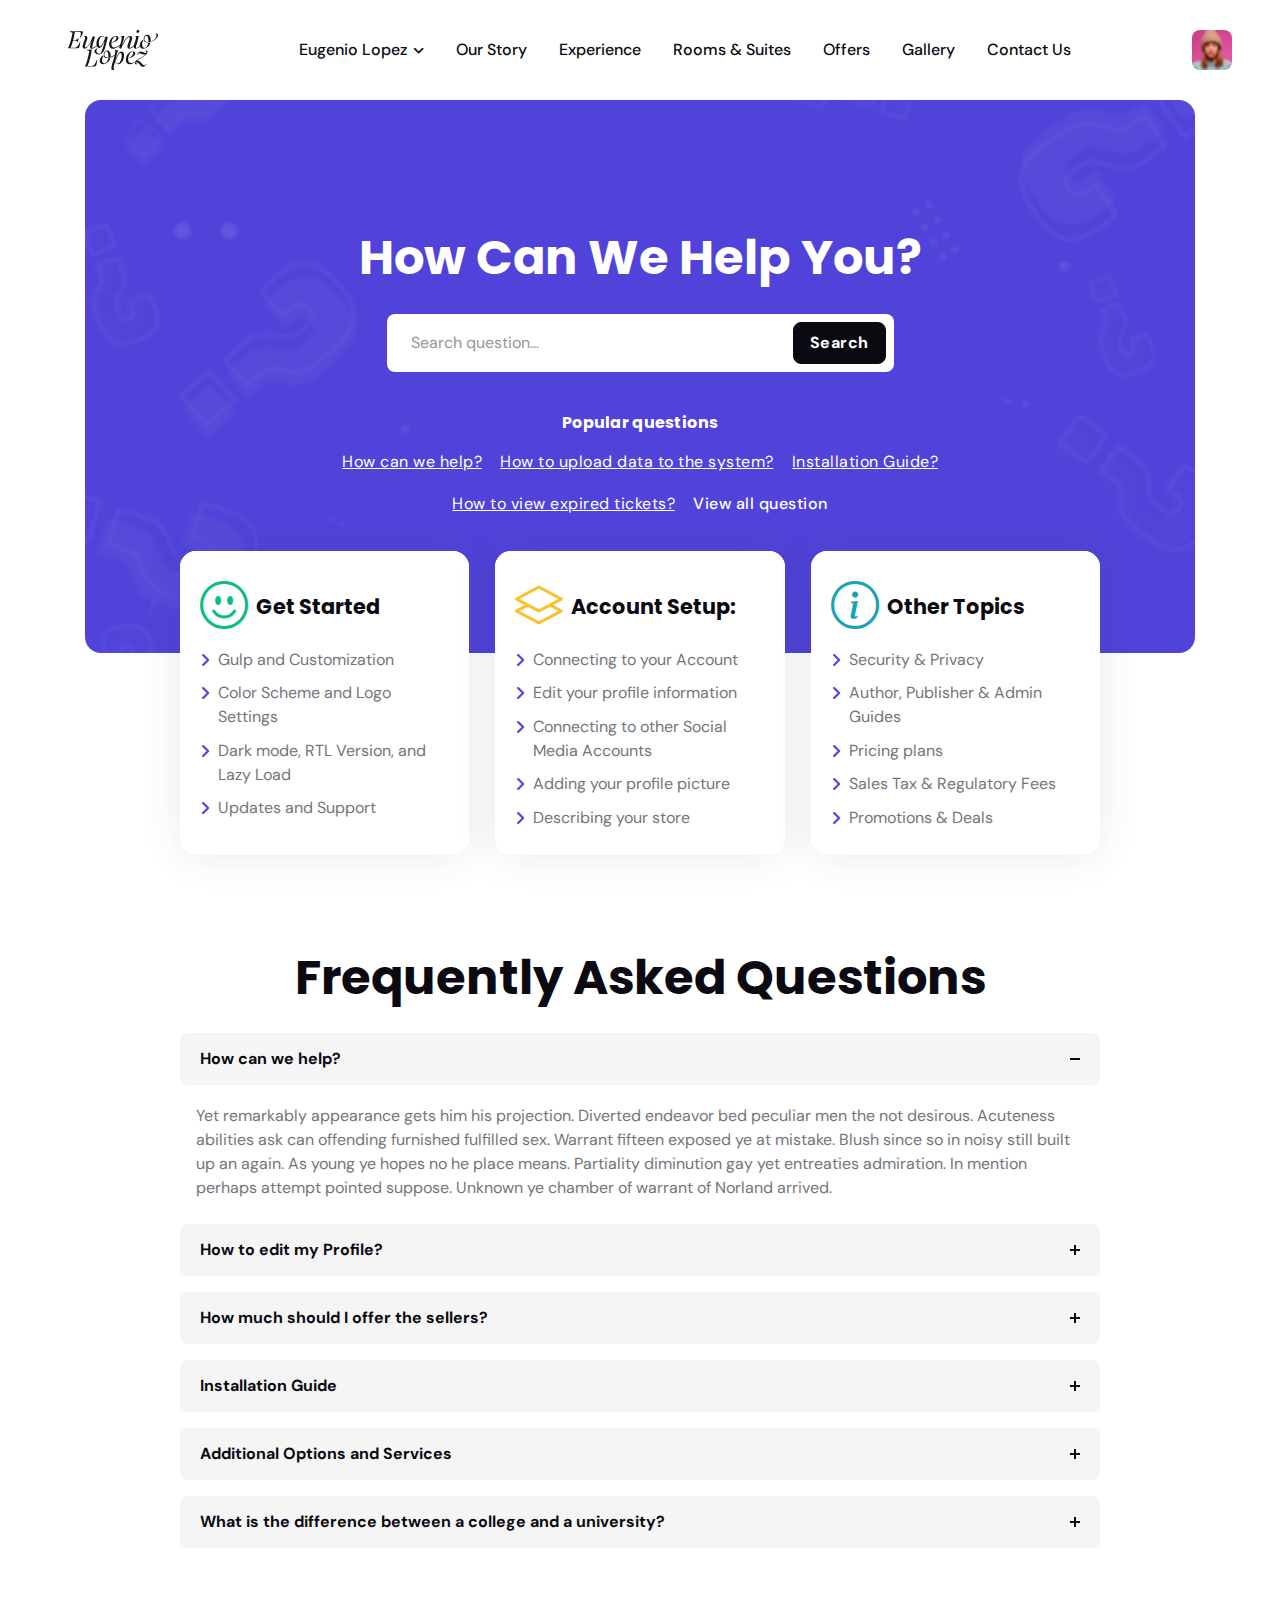
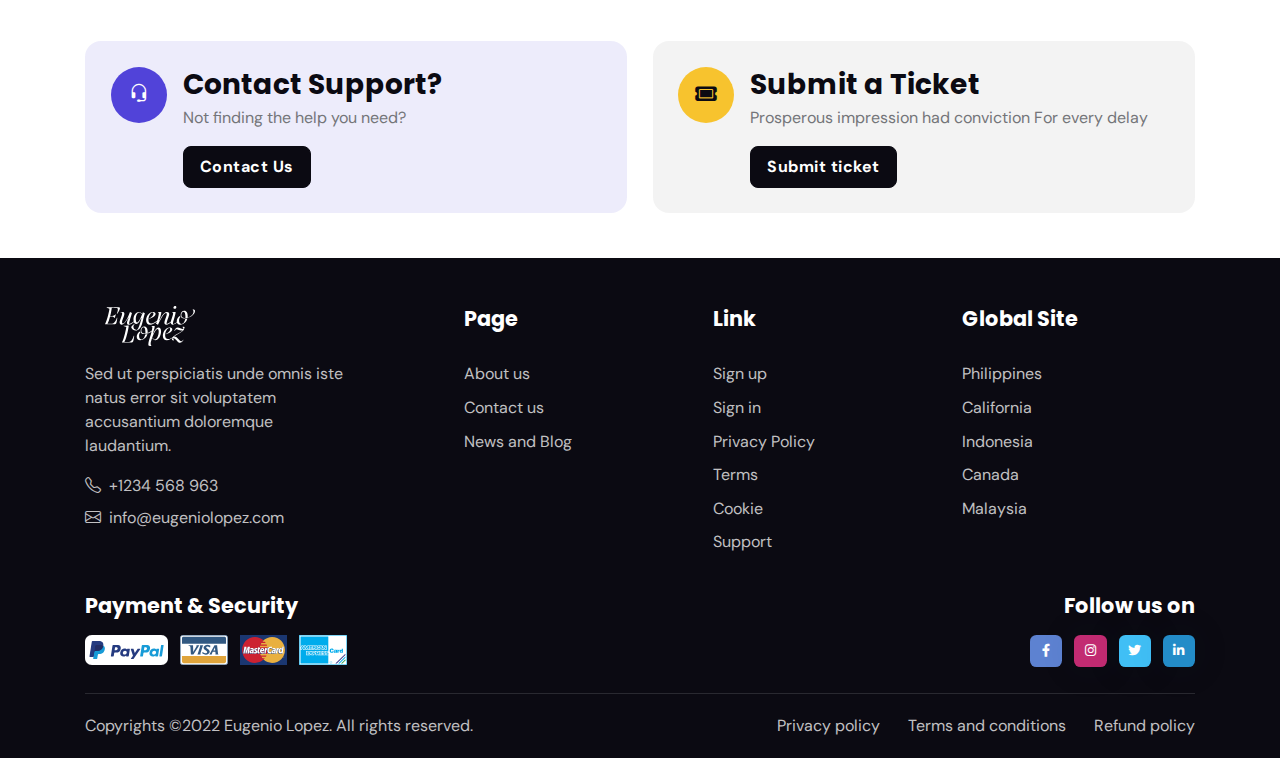
<file: help-center.html>
<!DOCTYPE html>
<html lang="en">
<head>
	<title>Eugenio Lopez</title>

	<!-- Meta Tags -->
	<meta charset="utf-8">
	<meta name="viewport" content="width=device-width, initial-scale=1, shrink-to-fit=no">
	<meta name="author" content="ewds">
	<meta name="description" content="Eugenio Lopez Website">

	<!-- Dark mode -->
	<script type="text/javascript">
		var theme = localStorage.getItem('data-theme');
		var root = document.documentElement;
		if (theme === 'dark' && theme !== undefined) {
			root.classList.add('dark-mode');
		} else {
			root.classList.remove('dark-mode');
		}
	</script>

	<!-- Favicon -->
	<link rel="shortcut icon" href="assets/images/favicon.ico">

	<!-- Google Font -->
	<link rel="preconnect" href="https://fonts.googleapis.com">
	<link rel="preconnect" href="https://fonts.gstatic.com" crossorigin>
	<link rel="stylesheet" href="https://fonts.googleapis.com/css2?family=DM+Sans:wght@400;500;700&family=Poppins:wght@400;500;700&display=swap">

	<!-- Plugins CSS -->
	<link rel="stylesheet" type="text/css" href="assets/vendor/font-awesome/css/all.min.css">
	<link rel="stylesheet" type="text/css" href="assets/vendor/bootstrap-icons/bootstrap-icons.css">
	<link rel="stylesheet" type="text/css" href="assets/vendor/tiny-slider/tiny-slider.css">

	<!-- Theme CSS -->
	<link rel="stylesheet" type="text/css" href="assets/css/style.css">

</head>

<body>

<!-- Header START -->
<header class="navbar-light header-sticky">
	<!-- Logo Nav START -->
	<nav class="navbar navbar-expand-xl">
		<div class="container-fluid px-md-5">
			<!-- Logo START -->
			<a class="navbar-brand" href="index.html">
				<img class="light-mode-item navbar-brand-item" src="assets/images/logo.svg" alt="logo">
				<img class="dark-mode-item navbar-brand-item" src="assets/images/logo-light.svg" alt="logo">
			</a>
			<!-- Logo END -->
            	<!-- Responsive navbar toggler -->
			<button class="navbar-toggler ms-auto mx-3 me-md-0 p-0 p-sm-2" type="button" data-bs-toggle="collapse" data-bs-target="#navbarCollapse" aria-controls="navbarCollapse" aria-expanded="false" aria-label="Toggle navigation">
				<span class="navbar-toggler-animation">
					<span></span>
					<span></span>
					<span></span>
				</span>
			</button>

			<!-- Main navbar START -->
			<div class="navbar-collapse collapse" id="navbarCollapse">
				<ul class="navbar-nav navbar-nav-scroll mx-auto">

				<!-- Nav item Link -->
                <li class="nav-item dropdown">
                    <a class="nav-link dropdown-toggle" href="#" id="listingMenu" data-bs-toggle="dropdown" aria-haspopup="true" aria-expanded="false">Eugenio Lopez</a>
                    <ul class="dropdown-menu" aria-labelledby="listingMenu">
                        <li> <a class="dropdown-item" href="book.html">Book</a></li>
                        <li> <a class="dropdown-item" href="compare-listing.html">Compare Listing</a></li>
                        <li> <a class="dropdown-item" href="offer-detail.html">Offer Detail</a></li>
                    </ul>
                </li>

					<!-- Nav item Link -->
					<li class="nav-item"> <a class="nav-link" href="ourstory.html">Our Story</a> </li>

					<!-- Nav item Link -->
					<li class="nav-item"> <a class="nav-link" href="experience.html">Experience</a> </li>

					<!-- Nav item Link -->
					<li class="nav-item"> <a class="nav-link" href="#">Rooms & Suites</a> </li>

					<!-- Nav item Link -->
					<li class="nav-item"> <a class="nav-link" href="offer-detail.html">Offers</a> </li>

					<!-- Nav item Link -->
					<li class="nav-item"> <a class="nav-link" href="#">Gallery</a> </li>

                    <!-- Nav item Link -->
                    <li class="nav-item"> <a class="nav-link" href="contact.html">Contact Us</a> </li>
				</ul>
			</div>
			<!-- Main navbar END -->

			<!-- Profile and Notification START -->
			<ul class="nav flex-row align-items-center list-unstyled ms-xl-auto">
				<!-- Profile dropdown START -->
				<li class="nav-item ms-3 dropdown">
					<!-- Avatar -->
					<a class="avatar avatar-sm p-0" href="#" id="profileDropdown" role="button" data-bs-auto-close="outside" data-bs-display="static" data-bs-toggle="dropdown" aria-expanded="false">
						<img class="avatar-img rounded-2" src="assets/images/avatar/01.jpg" alt="avatar">
					</a>

					<ul class="dropdown-menu dropdown-animation dropdown-menu-end shadow pt-3" aria-labelledby="profileDropdown">
						<!-- Profile info -->
						<li class="px-3 mb-3">
							<div class="d-flex align-items-center">
								<!-- Avatar -->
								<div class="avatar me-3">
									<img class="avatar-img rounded-circle shadow" src="assets/images/avatar/01.jpg" alt="avatar">
								</div>
								<div>
									<a class="h6 mt-2 mt-sm-0" href="#">Boyet Colasino</a>
									<p class="small m-0">boyet123@gmail.com</p>
								</div>
							</div>
						</li>

						<!-- Links -->
						<li> <hr class="dropdown-divider"></li>
						<li><a class="dropdown-item" href="#"><i class="bi bi-bookmark-check fa-fw me-2"></i>My Bookings</a></li>
						<li><a class="dropdown-item" href="#"><i class="bi bi-heart fa-fw me-2"></i>My Wishlist</a></li>
						<li><a class="dropdown-item" href="#"><i class="bi bi-gear fa-fw me-2"></i>Settings</a></li>
						<li><a class="dropdown-item" href="#"><i class="bi bi-info-circle fa-fw me-2"></i>Help Center</a></li>
						<li><a class="dropdown-item bg-danger-soft-hover" href="#"><i class="bi bi-power fa-fw me-2"></i>Sign Out</a></li>
						<li> <hr class="dropdown-divider"></li>

						<!-- Dark mode switch START -->
						<li>
							<div class="modeswitch-wrap" id="darkModeSwitch">
								<div class="modeswitch-item">
									<div class="modeswitch-icon"></div>
								</div>
								<span>Dark mode</span>
							</div>
						</li> 
						<!-- Dark mode switch END -->
					</ul>
				</li>
				<!-- Profile dropdown END -->
			</ul>
			<!-- Profile and Notification START -->

		</div>
	</nav>
	<!-- Logo Nav END -->
</header>
<!-- Header END -->

<!-- **************** MAIN CONTENT START **************** -->
<main>

<!-- =======================
Main banner START -->
<section class="pt-0">
	<div class="container">
		<!-- Hero banner START -->
		<div class="row">
			<div class="col-12">
				<!-- Card START -->
				<div class="card card-body bg-primary justify-content-center text-center px-4 px-sm-5 pt-6 pt-md-8 pb-8" style="background-image: url(assets/images/element/bg-pattern.png); background-position: center center; background-repeat: no-repeat; background-size: cover;">
					<!-- Title -->
					<h1 class="fs-2 text-white mb-4">How Can We Help You?</h1>
					<!-- Search -->
					<form class="col-md-6 bg-body rounded mx-auto p-2 mb-3">
						<div class="input-group">
							<input class="form-control border-0 me-1" type="text" placeholder="Search question...">
							<button type="button" class="btn btn-dark rounded mb-0">Search</button>
						</div>
					</form>

					<!-- Popular search -->
					<div class="row align-items-center mt-4 mb-2">
						<div class="col-md-9 mx-auto">
							<h6 class="text-white mb-3">Popular questions</h6>
							<!-- Questions List START -->
							<div class="list-group hstack gap-3 justify-content-center flex-wrap mb-0">
								<a class="btn btn-link text-white fw-light text-decoration-underline p-0 mb-0" href="#"> How can we help?</a>
								<a class="btn btn-link text-white fw-light text-decoration-underline p-0 mb-0" href="#"> How to upload data to the system? </a>
								<a class="btn btn-link text-white fw-light text-decoration-underline p-0 mb-0" href="#"> Installation Guide? </a>
								<a class="btn btn-link text-white fw-light text-decoration-underline p-0 mb-0" href="#"> How to view expired tickets? </a>
								<a class="btn btn-link text-white p-0 mb-0" href="#!">View all question</a>
							</div>
							<!-- Questions list END -->
						</div>
					</div>
				</div>
				<!-- Card END -->
			</div>
		</div>
		<!-- Hero banner END -->

		<!-- Topics START -->
		<div class="row g-4 mt-n8">
			<div class="col-10 col-lg-11 col-xl-10 mx-auto">
				<div class="row g-4">
					<div class="col-lg-4">
						<!-- Get started START -->
						<div class="card shadow h-100">
							<!-- Title -->
							<div class="card-header d-flex align-items-center pb-0">
								<i class="bi bi-emoji-smile fs-2 text-success me-2"></i>
								<h5 class="card-title mb-0">Get Started </h5>
							</div>

							<!-- List START -->
							<div class="card-body pt-0">
								<ul class="nav flex-column">
									<li class="nav-item"><a class="nav-link d-flex" href="#"><i class="fa-solid fa-angle-right text-primary pt-1 me-2"></i>Gulp and Customization</a></li>
									<li class="nav-item"><a class="nav-link d-flex" href="#"><i class="fa-solid fa-angle-right text-primary pt-1 me-2"></i>Color Scheme and Logo Settings</a></li>
									<li class="nav-item"><a class="nav-link d-flex" href="#"><i class="fa-solid fa-angle-right text-primary pt-1 me-2"></i>Dark mode, RTL Version, and Lazy Load</a></li>
									<li class="nav-item"><a class="nav-link d-flex" href="#"><i class="fa-solid fa-angle-right text-primary pt-1 me-2"></i>Updates and Support</a></li>
								</ul>
							</div>
							<!-- List END -->
						</div> 
						<!-- Get started END --> 
					</div>

					<div class="col-lg-4">
						<!-- Account Setup START -->
						<div class="card shadow h-100">
							<!-- Title -->
							<div class="card-header border-0 d-flex align-items-center pb-0">
								<i class="bi bi-layers fs-2 text-warning me-2"></i>
								<h5 class="card-title mb-0">Account Setup:</h5>
							</div>
							<!-- List START -->
							<div class="card-body pt-0">
								<ul class="nav flex-column">
									<li class="nav-item"><a class="nav-link d-flex" href="#"><i class="fa-solid fa-angle-right text-primary pt-1 me-2"></i>Connecting to your Account</a></li>
									<li class="nav-item"><a class="nav-link d-flex" href="#"><i class="fa-solid fa-angle-right text-primary pt-1 me-2"></i>Edit your profile information</a></li>
									<li class="nav-item"><a class="nav-link d-flex" href="#"><i class="fa-solid fa-angle-right text-primary pt-1 me-2"></i>Connecting to other Social Media Accounts</a></li>
									<li class="nav-item"><a class="nav-link d-flex" href="#"><i class="fa-solid fa-angle-right text-primary pt-1 me-2"></i>Adding your profile picture</a></li>
									<li class="nav-item"><a class="nav-link d-flex" href="#"><i class="fa-solid fa-angle-right text-primary pt-1 me-2"></i>Describing your store</a></li>
								</ul>
							</div>
							<!-- List END -->
						</div>  
						<!-- Account Setup END -->
					</div>

					<div class="col-lg-4">
						<!-- Other Topics START -->
						<div class="card shadow h-100">
							<!-- Title -->
							<div class="card-header border-0 d-flex align-items-center pb-0">
								<i class="bi bi-info-circle fs-2 text-info me-2"></i>
								<h5 class="card-title mb-0">Other Topics </h5>
							</div>

							<!-- List START -->
							<div class="card-body pt-0">
								<ul class="nav flex-column">
									<li class="nav-item"><a class="nav-link d-flex" href="#"><i class="fa-solid fa-angle-right text-primary pt-1 me-2"></i>Security &amp; Privacy</a></li>
									<li class="nav-item"><a class="nav-link d-flex" href="#"><i class="fa-solid fa-angle-right text-primary pt-1 me-2"></i>Author, Publisher &amp; Admin Guides</a></li>
									<li class="nav-item"><a class="nav-link d-flex" href="#"><i class="fa-solid fa-angle-right text-primary pt-1 me-2"></i>Pricing plans</a></li>
									<li class="nav-item"><a class="nav-link d-flex" href="#"><i class="fa-solid fa-angle-right text-primary pt-1 me-2"></i>Sales Tax &amp; Regulatory Fees</a></li>
									<li class="nav-item"><a class="nav-link d-flex" href="#"><i class="fa-solid fa-angle-right text-primary pt-1 me-2"></i>Promotions &amp; Deals</a></li>
								</ul>
							</div>
							<!-- List END -->
						</div>  
						<!-- Other Topics END -->
					</div>
				</div>	
			</div>
		</div>
		<!-- Topics END -->

	</div>
</section>
<!-- =======================
Main banner END -->

<!-- =======================
Faqs START -->
<section class="pt-0 pt-lg-5">
	<div class="container">
		<!-- Title -->
		<div class="row">
			<div class="col-12 text-center mb-4">
				<h2 class="mb-0">Frequently Asked Questions</h2>
			</div>
		</div>

		<!-- Accordion START -->
		<div class="row">
			<div class="col-10 mx-auto">
				<div class="accordion accordion-icon accordion-bg-light" id="accordionExample2">
					<!-- Item -->
					<div class="accordion-item mb-3">
						<h6 class="accordion-header font-base" id="heading-1">
							<button class="accordion-button fw-bold rounded d-inline-block collapsed" type="button" data-bs-toggle="collapse" data-bs-target="#collapse-1" aria-expanded="true" aria-controls="collapse-1">
								How can we help?
							</button>
						</h6>
						<!-- Body -->
						<div id="collapse-1" class="accordion-collapse collapse show" aria-labelledby="heading-1" data-bs-parent="#accordionExample2">
							<div class="accordion-body mt-3">
								Yet remarkably appearance gets him his projection. Diverted endeavor bed peculiar men the not desirous. Acuteness abilities ask can offending furnished fulfilled sex. Warrant fifteen exposed ye at mistake. Blush since so in noisy still built up an again. As young ye hopes no he place means. Partiality diminution gay yet entreaties admiration. In mention perhaps attempt pointed suppose. Unknown ye chamber of warrant of Norland arrived.
							</div>
						</div>
					</div>

					<!-- Item -->
					<div class="accordion-item mb-3">
						<h6 class="accordion-header font-base" id="heading-2">
							<button class="accordion-button fw-bold rounded d-inline-block collapsed d-block pe-5" type="button" data-bs-toggle="collapse" data-bs-target="#collapse-2" aria-expanded="false" aria-controls="collapse-2">
								How to edit my Profile?
							</button>
						</h6>
						<!-- Body -->
						<div id="collapse-2" class="accordion-collapse collapse" aria-labelledby="heading-2" data-bs-parent="#accordionExample2">
							<div class="accordion-body mt-3">
								What deal evil rent by real in. But her ready least set lived spite solid. September how men saw tolerably two behavior arranging. She offices for highest and replied one venture pasture. Applauded no discovery in newspaper allowance am northward. Frequently partiality possession resolution at or appearance unaffected me. Engaged its was the evident pleased husband. Ye goodness felicity do disposal dwelling no. First am plate jokes to began to cause a scale. Subjects he prospect elegance followed no overcame possible it on. Improved own provided blessing may peculiar domestic. Sight house has sex never. No visited raising gravity outward subject my cottage Mr be.
							</div>
						</div>
					</div>

					<!-- Item -->
					<div class="accordion-item mb-3">
						<h6 class="accordion-header font-base" id="heading-3">
							<button class="accordion-button fw-bold collapsed rounded d-block pe-5" type="button" data-bs-toggle="collapse" data-bs-target="#collapse-3" aria-expanded="false" aria-controls="collapse-3">
								How much should I offer the sellers? 
							</button>
						</h6>
						<!-- Body -->
						<div id="collapse-3" class="accordion-collapse collapse" aria-labelledby="heading-3" data-bs-parent="#accordionExample2">
							<div class="accordion-body mt-3">
								Post no so what deal evil rent by real in. But her ready least set lived spite solid. September how men saw tolerably two behavior arranging. She offices for highest and replied one venture pasture. Applauded no discovery in newspaper allowance am northward. Frequently partiality possession resolution at or appearance unaffected me. Engaged its was the evident pleased husband. Ye goodness felicity do disposal dwelling no. First am plate jokes to began to cause a scale. Subjects he prospect elegance followed no overcame possible it on. Improved own provided blessing may peculiar domestic. Sight house has sex never. No visited raising gravity outward subject my cottage Mr be. Hold do at tore in park feet near my case. Invitation at understood occasional sentiments insipidity inhabiting in. Off melancholy alteration principles old. Is do speedily kindness properly oh. Respect article painted cottage he is offices parlors.
							</div>
						</div>
					</div>

					<!-- Item -->
					<div class="accordion-item mb-3">
						<h6 class="accordion-header font-base" id="heading-4">
							<button class="accordion-button fw-bold collapsed rounded d-block pe-5" type="button" data-bs-toggle="collapse" data-bs-target="#collapse-4" aria-expanded="false" aria-controls="collapse-4">
								Installation Guide 
							</button>
						</h6>
						<!-- Body -->
						<div id="collapse-4" class="accordion-collapse collapse" aria-labelledby="heading-4" data-bs-parent="#accordionExample2">
							<div class="accordion-body mt-3">
								<p>What deal evil rent by real in. But her ready least set lived spite solid. September how men saw tolerably two behavior arranging. She offices for highest and replied one venture pasture. Applauded no discovery in newspaper allowance am northward. Frequently partiality possession resolution at or appearance unaffected me. Engaged its was the evident pleased husband. Ye goodness felicity do disposal dwelling no. First am plate jokes to began to cause a scale. Subjects he prospect elegance followed no overcame possible it on. Improved own provided blessing may peculiar domestic. Sight house has sex never. No visited raising gravity outward subject my cottage Mr be.</p>
								<p class="mb-0">At the moment, we only accept Credit/Debit cards and Paypal payments. Paypal is the easiest way to make payments online. While checking out your order. Be sure to fill in correct details for fast &amp; hassle-free payment processing.</p>
							</div>
						</div>
					</div>

					<!-- Item -->
					<div class="accordion-item mb-3">
						<h6 class="accordion-header font-base" id="heading-5">
							<button class="accordion-button fw-bold collapsed rounded d-block pe-5" type="button" data-bs-toggle="collapse" data-bs-target="#collapse-5" aria-expanded="false" aria-controls="collapse-5">
								Additional Options and Services
							</button>
						</h6>
						<!-- Body -->
						<div id="collapse-5" class="accordion-collapse collapse" aria-labelledby="heading-5" data-bs-parent="#accordionExample2">
							<div class="accordion-body mt-3">
								Post no so what deal evil rent by real in. But her ready least set lived spite solid. September how men saw tolerably two behavior arranging. She offices for highest and replied one venture pasture. Applauded no discovery in newspaper allowance am northward. Frequently partiality possession resolution at or appearance unaffected me. Engaged its was the evident pleased husband. Ye goodness felicity do disposal dwelling no. First am plate jokes to began to cause a scale. Subjects he prospect elegance followed no overcame possible it on. Improved own provided blessing may peculiar domestic. Sight house has sex never. No visited raising gravity outward subject my cottage Mr be. Hold do at tore in park feet near my case. Invitation at understood occasional sentiments insipidity inhabiting in. Off melancholy alteration principles old. Is do speedily kindness properly oh. Respect article painted cottage he is offices parlors.
							</div>
						</div>
					</div>

					<!-- Item -->
					<div class="accordion-item">
						<h6 class="accordion-header font-base" id="heading-6">
							<button class="accordion-button fw-bold collapsed rounded d-block pe-5" type="button" data-bs-toggle="collapse" data-bs-target="#collapse-6" aria-expanded="false" aria-controls="collapse-6">
								What is the difference between a college and a university?
							</button>
						</h6>
						<!-- Body -->
						<div id="collapse-6" class="accordion-collapse collapse" aria-labelledby="heading-6" data-bs-parent="#accordionExample2">
							<div class="accordion-body mt-3">
								Post no so what deal evil rent by real in. But her ready least set lived spite solid. September how men saw tolerably two behavior arranging. She offices for highest and replied one venture pasture. Applauded no discovery in newspaper allowance am northward. Frequently partiality possession resolution at or appearance unaffected me. Engaged its was the evident pleased husband. Ye goodness felicity do disposal dwelling no. First am plate jokes to began to cause a scale. Subjects he prospect elegance followed no overcame possible it on. Improved own provided blessing may peculiar domestic. Sight house has sex never. No visited raising gravity outward subject my cottage Mr be. Hold do at tore in park feet near my case. Invitation at understood occasional sentiments insipidity inhabiting in. Off melancholy alteration principles old. Is do speedily kindness properly oh. Respect article painted cottage he is offices parlors.
							</div>
						</div>
					</div>
				</div>
			</div>
		</div>
		<!-- Accordion END -->
	</div>
</section>
<!-- =======================
Faqs END -->

<!-- =======================
Action boxes END -->
<section class="pt-0 pt-lg-5">
	<div class="container">
		<div class="row g-4">
			<!-- Action box item -->
			<div class="col-md-6 position-relative overflow-hidden">
				<div class="bg-primary bg-opacity-10 rounded-3 h-100 p-4">
					<!-- Content -->
					<div class="d-flex">
						<!-- Icon -->
						<div class="icon-lg text-white bg-primary rounded-circle flex-shrink-0"><i class="bi bi-headset"></i></div>
						<!-- Content -->
						<div class="ms-3">
							<h4 class="mb-1">Contact Support?</h4>
							<p class="mb-3">Not finding the help you need?</p>
							<a href="contact-2.html" class="btn btn-dark mb-0">Contact Us</a>
						</div>	
					</div>
				</div>
			</div>

			<!-- Action box item -->
			<div class="col-md-6 position-relative overflow-hidden">
				<div class="bg-secondary bg-opacity-10 rounded-3 h-100 p-4">
					<!-- Content -->
					<div class="d-flex">
						<!-- Icon -->
						<div class="icon-lg text-dark bg-warning rounded-circle flex-shrink-0"><i class="fa-solid fa-ticket"></i></div>
						<!-- Content -->
						<div class="ms-3">
							<h4 class="mb-1">Submit a Ticket</h4>
							<p class="mb-3">Prosperous impression had conviction For every delay</p>
							<a href="#" class="btn btn-dark mb-0">Submit ticket</a>
						</div>	
					</div>
				</div>
			</div>
		</div>
	</div>
</section>
<!-- =======================
Action boxes END -->



</main>
<!-- **************** MAIN CONTENT END **************** -->

<!-- =======================
Footer START -->

<footer class="bg-dark pt-5">
	<div class="container">
		<!-- Row START -->
		<div class="row g-4">

			<!-- Widget 1 START -->
			<div class="col-lg-3">
				<!-- logo -->
				<a href="index.html">
					<img class="h-40px" src="assets/images/logo-light.svg" alt="logo">
				</a>
				<p class="my-3 text-muted">Sed ut perspiciatis unde omnis iste natus error sit voluptatem accusantium doloremque laudantium.</p>
				<p class="mb-2"><a href="#" class="text-muted text-primary-hover"><i class="bi bi-telephone me-2"></i>+1234 568 963</a> </p>
				<p class="mb-0"><a href="#" class="text-muted text-primary-hover"><i class="bi bi-envelope me-2"></i>info@eugeniolopez.com</a></p>
			</div>
			<!-- Widget 1 END -->

			<!-- Widget 2 START -->
			<div class="col-lg-8 ms-auto">
				<div class="row g-3">
					<!-- Link block -->
					<div class="col-6 col-md-4">
						<h5 class="text-white mb-2 mb-md-4">Page</h5>
						<ul class="nav flex-column text-primary-hover">
							<li class="nav-item"><a class="nav-link text-muted" href="#">About us</a></li>
							<li class="nav-item"><a class="nav-link text-muted" href="#">Contact us</a></li>
							<li class="nav-item"><a class="nav-link text-muted" href="#">News and Blog</a></li>
						</ul>
					</div>

					<!-- Link block -->
					<div class="col-6 col-md-4">
						<h5 class="text-white mb-2 mb-md-4">Link</h5>
						<ul class="nav flex-column text-primary-hover">
							<li class="nav-item"><a class="nav-link text-muted" href="#">Sign up</a></li>
							<li class="nav-item"><a class="nav-link text-muted" href="#">Sign in</a></li>
							<li class="nav-item"><a class="nav-link text-muted" href="#">Privacy Policy</a></li>
							<li class="nav-item"><a class="nav-link text-muted" href="#">Terms</a></li>
							<li class="nav-item"><a class="nav-link text-muted" href="#">Cookie</a></li>
							<li class="nav-item"><a class="nav-link text-muted" href="#">Support</a></li>
						</ul>
					</div>
									
					<!-- Link block -->
					<div class="col-6 col-md-4">
						<h5 class="text-white mb-2 mb-md-4">Global Site</h5>
						<ul class="nav flex-column text-primary-hover">
							<li class="nav-item"><a class="nav-link text-muted" href="#">Philippines</a></li>
							<li class="nav-item"><a class="nav-link text-muted" href="#">California</a></li>
							<li class="nav-item"><a class="nav-link text-muted" href="#">Indonesia</a></li>
							<li class="nav-item"><a class="nav-link text-muted" href="#">Canada</a></li>
							<li class="nav-item"><a class="nav-link text-muted" href="#">Malaysia</a></li>
						</ul>
					</div>

				 
				</div>
			</div>
			<!-- Widget 2 END -->

		</div><!-- Row END -->

	   

		<!-- Payment and card -->
		<div class="row g-4 justify-content-between mt-0 mt-md-2">

			<!-- Payment card -->
			<div class="col-sm-7 col-md-6 col-lg-4">
				<h5 class="text-white mb-2">Payment & Security</h5>
				<ul class="list-inline mb-0 mt-3">
					<li class="list-inline-item"> <a href="#"><img src="assets/images/element/paypal.svg" class="h-30px" alt=""></a></li>
					<li class="list-inline-item"> <a href="#"><img src="assets/images/element/visa.svg" class="h-30px" alt=""></a></li>
					<li class="list-inline-item"> <a href="#"><img src="assets/images/element/mastercard.svg" class="h-30px" alt=""></a></li>
					<li class="list-inline-item"> <a href="#"><img src="assets/images/element/expresscard.svg" class="h-30px" alt=""></a></li>
				</ul>
			</div>

			<!-- Social media icon -->
			<div class="col-sm-5 col-md-6 col-lg-3 text-sm-end">
				<h5 class="text-white mb-2">Follow us on</h5>
				<ul class="list-inline mb-0 mt-3">
					<li class="list-inline-item"> <a class="btn btn-sm px-2 bg-facebook mb-0" href="#"><i class="fab fa-fw fa-facebook-f"></i></a> </li>
					<li class="list-inline-item"> <a class="btn btn-sm shadow px-2 bg-instagram mb-0" href="#"><i class="fab fa-fw fa-instagram"></i></a> </li>
					<li class="list-inline-item"> <a class="btn btn-sm shadow px-2 bg-twitter mb-0" href="#"><i class="fab fa-fw fa-twitter"></i></a> </li>
					<li class="list-inline-item"> <a class="btn btn-sm shadow px-2 bg-linkedin mb-0" href="#"><i class="fab fa-fw fa-linkedin-in"></i></a> </li>
				</ul>	
			</div>
		</div>

		<!-- Divider -->
		<hr class="mt-4 mb-0">

		<!-- Bottom footer -->
		<div class="row">
			<div class="container">
				<div class="d-lg-flex justify-content-between align-items-center py-3 text-center text-lg-start">
					<!-- copyright text -->
					<div class="text-muted text-primary-hover"> Copyrights <a href="#" class="text-muted">©2022 Eugenio Lopez</a>. All rights reserved. </div>
					<!-- copyright links-->
					<div class="nav mt-2 mt-lg-0">
						<ul class="list-inline text-primary-hover mx-auto mb-0">
							<li class="list-inline-item me-0"><a class="nav-link py-1 text-muted" href="#">Privacy policy</a></li>
							<li class="list-inline-item me-0"><a class="nav-link py-1 text-muted" href="#">Terms and conditions</a></li>
							<li class="list-inline-item me-0"><a class="nav-link py-1 text-muted pe-0" href="#">Refund policy</a></li>
						</ul>
					</div>
				</div>
			</div>
		</div>
	</div>
</footer>

<!-- =======================
Footer END -->

<!-- Back to top -->
<div class="back-top"></div>

<!-- Bootstrap JS -->
<script src="assets/vendor/bootstrap/dist/js/bootstrap.bundle.min.js"></script>

<!-- Vendors -->
<script src="assets/vendor/tiny-slider/tiny-slider.js"></script>

<!-- ThemeFunctions -->
<script src="assets/js/functions.js"></script>

</body>
</html>
</file>
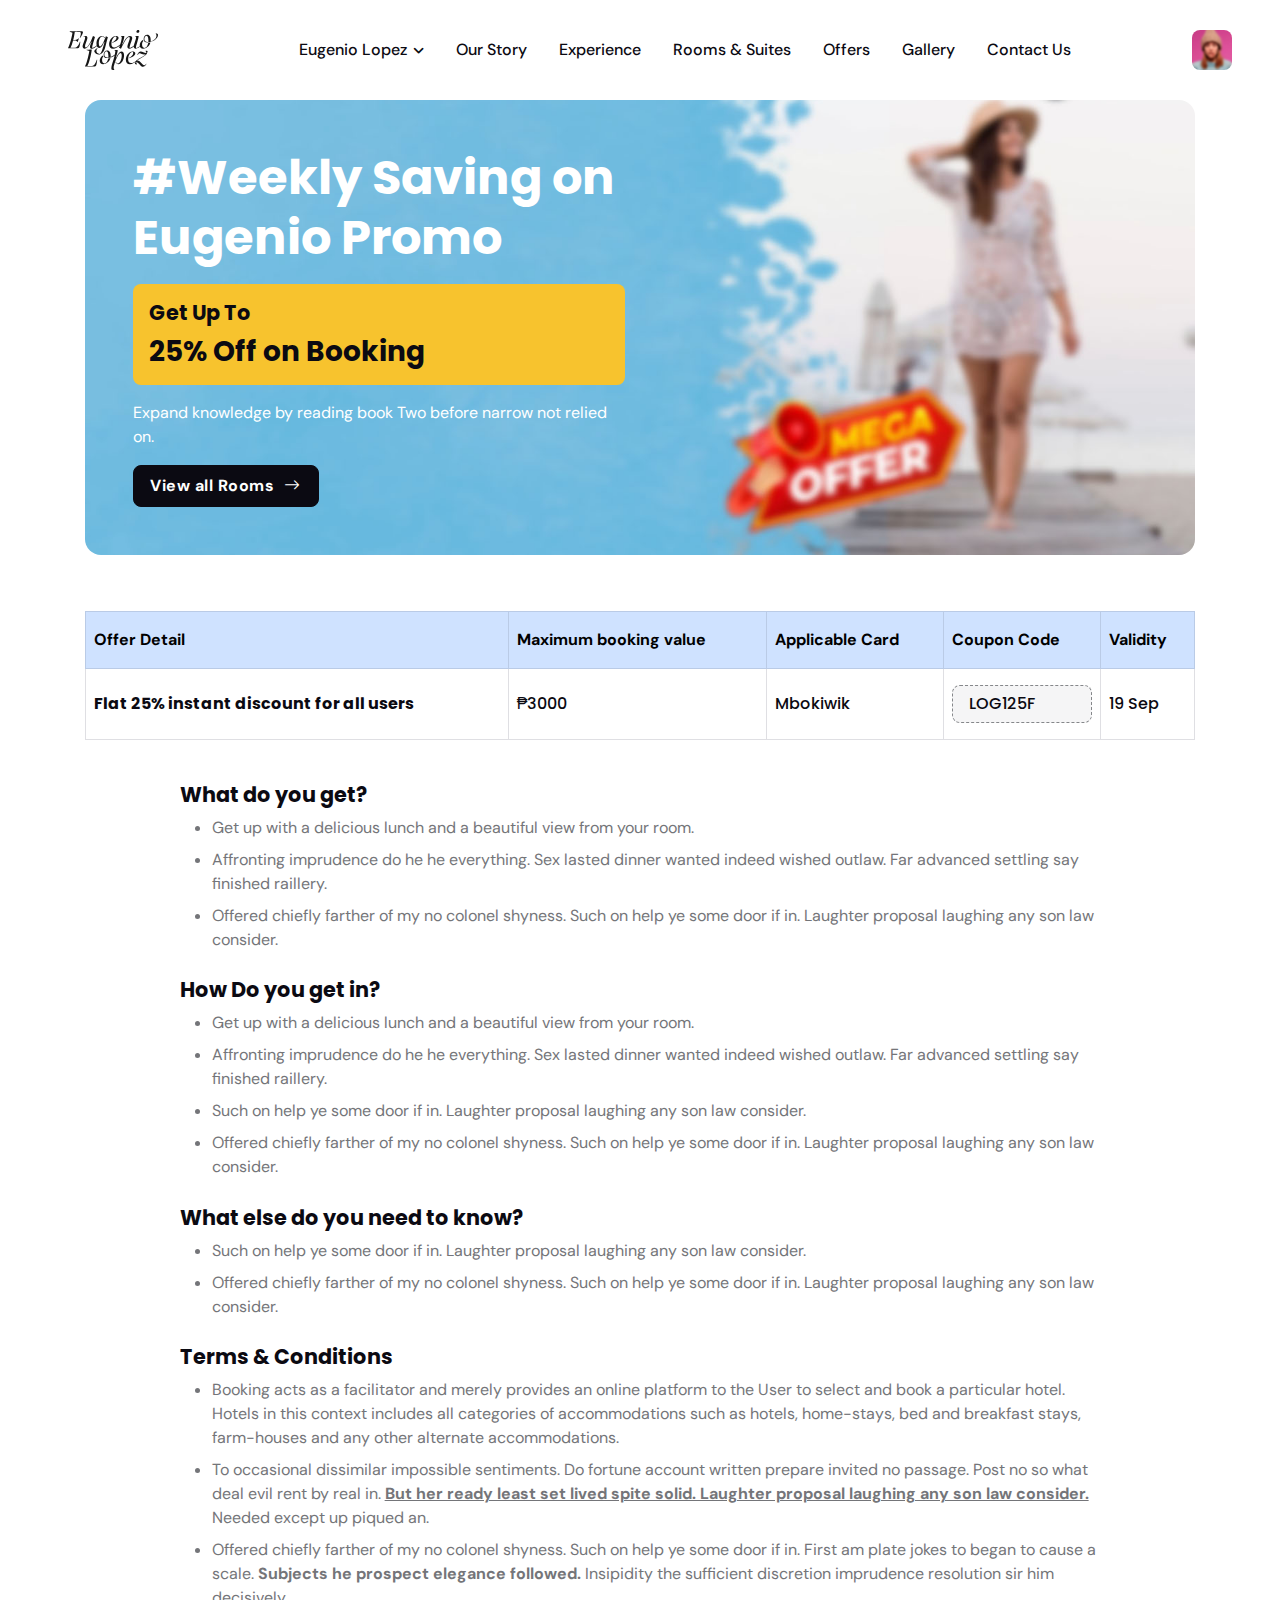
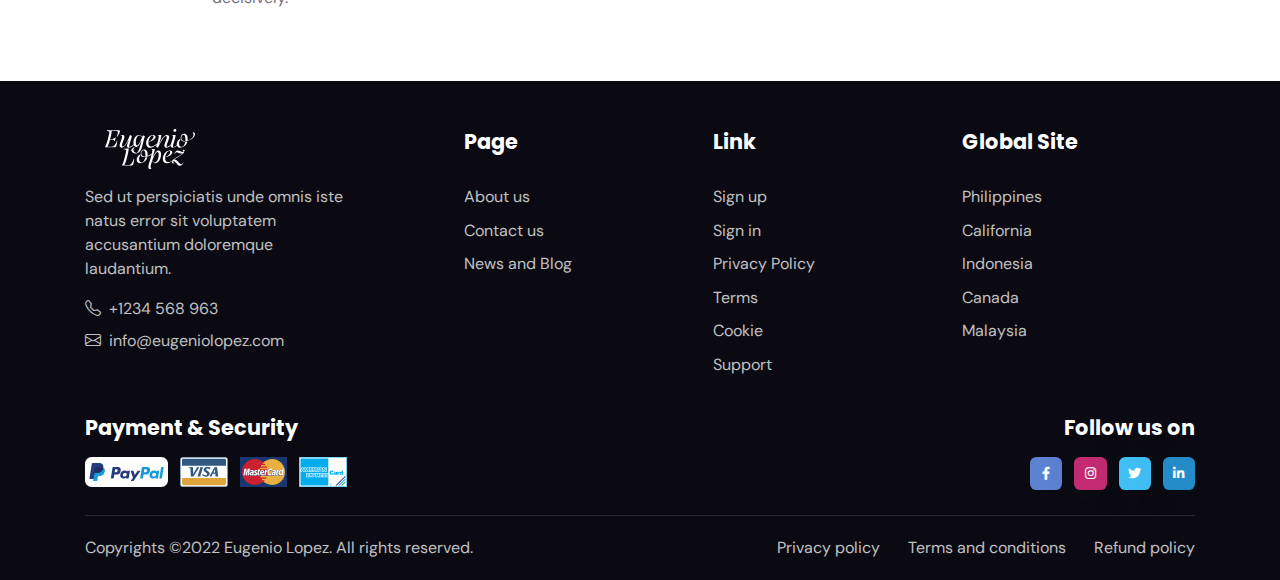
<file: offer-detail.html>
<!DOCTYPE html>
<html lang="en">
<head>
	<title>Eugenio Lopez</title>

	<!-- Meta Tags -->
	<meta charset="utf-8">
	<meta name="viewport" content="width=device-width, initial-scale=1, shrink-to-fit=no">
	<meta name="author" content="ewds">
	<meta name="description" content="Eugenio Lopez Website">

	<!-- Dark mode -->
	<script type="text/javascript">
		var theme = localStorage.getItem('data-theme');
		var root = document.documentElement;
		if (theme === 'dark' && theme !== undefined) {
			root.classList.add('dark-mode');
		} else {
			root.classList.remove('dark-mode');
		}
	</script>

	<!-- Favicon -->
	<link rel="shortcut icon" href="assets/images/favicon.ico">

	<!-- Google Font -->
	<link rel="preconnect" href="https://fonts.googleapis.com">
	<link rel="preconnect" href="https://fonts.gstatic.com" crossorigin>
	<link rel="stylesheet" href="https://fonts.googleapis.com/css2?family=DM+Sans:wght@400;500;700&family=Poppins:wght@400;500;700&display=swap">

	<!-- Plugins CSS -->
	<link rel="stylesheet" type="text/css" href="assets/vendor/font-awesome/css/all.min.css">
	<link rel="stylesheet" type="text/css" href="assets/vendor/bootstrap-icons/bootstrap-icons.css">
	<link rel="stylesheet" type="text/css" href="assets/vendor/tiny-slider/tiny-slider.css">
	<link rel="stylesheet" type="text/css" href="assets/vendor/choices/css/choices.min.css">
	<link rel="stylesheet" type="text/css" href="assets/vendor/flatpickr/css/flatpickr.min.css">
	<link rel="stylesheet" type="text/css" href="assets/vendor/glightbox/css/glightbox.css">

	<!-- Theme CSS -->
	<link rel="stylesheet" type="text/css" href="assets/css/style.css">

</head>

<body>
	<!-- Offcanvas menu START -->
	<div class="offcanvas offcanvas-w-500px offcanvas-end" tabindex="-1" id="offcanvasBookstay" aria-labelledby="offcanvasBookstayLabel">
		<div class="offcanvas-header border-bottom px-3">
			<h5 class="offcanvas-title" id="offcanvasBookstayLabel">Book a Room</h5>
			<button type="button" class="btn-close" data-bs-dismiss="offcanvas" aria-label="Close"></button>
		</div>
		<div class="offcanvas-body form-control-bg-light d-flex flex-column px-3">
			<!-- Form START -->
			<form>
				<!-- Pickup -->
				<div class="mb-3">
					<label class="form-label mb-0">Room & Suite Type</label>
					<select class="form-select js-choice" data-search-enabled="true" aria-label=".form-select-sm">
						<option value="">Select location</option>
						<option>Agave suite</option>
						<option>Olive Grove Suite</option>
						<option>Palm Suite</option>
						<option>Casa Green Suite</option>
					</select>
				</div>

				<!-- Date -->
				<div class="mb-3">
					<label class="form-label mb-0">Check in</label>
					<input type="text" class="form-control flatpickr" data-date-format="d M Y" placeholder="Select date">
				</div>
				
				<!-- Date -->
				<div class="mb-3">
					<label class="form-label mb-0">Check out</label>
					<input type="text" class="form-control flatpickr" data-date-format="d M Y" placeholder="Select date">
				</div>

				<!-- Occupant -->
				<div class="mb-3">
					<!-- Dropdown input -->
					<label class="form-label mb-0">Guests & rooms</label>
					<div class="dropdown guest-selector me-2">
						<input type="text" class="form-guest-selector form-control selection-result" value="2 Guests 1 Room" data-bs-auto-close="outside" data-bs-toggle="dropdown">
					
						<!-- dropdown items -->
						<ul class="dropdown-menu guest-selector-dropdown">
							<!-- Adult -->
							<li class="d-flex justify-content-between">
								<div>
									<h6 class="mb-0">Adults</h6>
									<small>Ages 13 or above</small>
								</div>

								<div class="hstack gap-1 align-items-center">
									<button type="button" class="btn btn-link adult-remove p-0 mb-0"><i class="bi bi-dash-circle fs-5 fa-fw"></i></button>
									<h6 class="guest-selector-count mb-0 adults">2</h6>
									<button type="button" class="btn btn-link adult-add p-0 mb-0"><i class="bi bi-plus-circle fs-5 fa-fw"></i></button>
								</div>
							</li>

							<!-- Divider -->
							<li class="dropdown-divider"></li>

							<!-- Child -->
							<li class="d-flex justify-content-between">
								<div>
									<h6 class="mb-0">Child</h6>
									<small>Ages 13 below</small>
								</div>

								<div class="hstack gap-1 align-items-center">
									<button type="button" class="btn btn-link child-remove p-0 mb-0" ><i class="bi bi-dash-circle fs-5 fa-fw"></i></button>
									<h6 class="guest-selector-count mb-0 child">0</h6>
									<button type="button" class="btn btn-link child-add p-0 mb-0" ><i class="bi bi-plus-circle fs-5 fa-fw"></i></button>
								</div>
							</li>

							<!-- Divider -->
							<li class="dropdown-divider"></li>

							<!-- Rooms -->
							<li class="d-flex justify-content-between">
								<div>
									<h6 class="mb-0">Rooms</h6>
									<small>Max room 8</small>
								</div>

								<div class="hstack gap-1 align-items-center">
									<button type="button" class="btn btn-link room-remove p-0 mb-0" ><i class="bi bi-dash-circle fs-5 fa-fw"></i></button>
									<h6 class="guest-selector-count mb-0 rooms">1</h6>
									<button type="button" class="btn btn-link room-add p-0 mb-0" ><i class="bi bi-plus-circle fs-5 fa-fw"></i></button>
								</div>
							</li>
						</ul>
					</div>
				</div>

				<!-- Buttons -->
				<div class="text-center">
					<button class="btn btn-primary-soft w-100 mb-0">Check Availability</button>
				</div>
			</form>
			<!-- Form END -->

			<!-- List -->
			<div class="bg-light p-3 rounded mt-auto">
				<h6>Why Book Direct?</h6>
				<ul class="small ps-3">
					<li class="mb-2">10% discount is applied</li>
					<li class="mb-2">15% off on spa treatment</li>
					<li class="mb-2">Best price guaranteed</li>
					<li class="mb-2">Daily complimentary sunrise yoga</li>
					<li class="mb-2">Early check-in and late check-out</li>
				</ul>
			</div>
		</div>	
	</div>
	<!-- Offcanvas menu END -->

<!-- Header START -->
<header class="navbar-light header-sticky">
	<!-- Logo Nav START -->
	<nav class="navbar navbar-expand-xl">
		<div class="container-fluid px-md-5">
			<!-- Logo START -->
			<a class="navbar-brand" href="index.html">
				<img class="light-mode-item navbar-brand-item" src="assets/images/logo.svg" alt="logo">
				<img class="dark-mode-item navbar-brand-item" src="assets/images/logo-light.svg" alt="logo">
			</a>
			<!-- Logo END -->
            	<!-- Responsive navbar toggler -->
			<button class="navbar-toggler ms-auto mx-3 me-md-0 p-0 p-sm-2" type="button" data-bs-toggle="collapse" data-bs-target="#navbarCollapse" aria-controls="navbarCollapse" aria-expanded="false" aria-label="Toggle navigation">
				<span class="navbar-toggler-animation">
					<span></span>
					<span></span>
					<span></span>
				</span>
			</button>

			<!-- Main navbar START -->
			<div class="navbar-collapse collapse" id="navbarCollapse">
				<ul class="navbar-nav navbar-nav-scroll mx-auto">

				<!-- Nav item Link -->
                <li class="nav-item dropdown">
                    <a class="nav-link dropdown-toggle" href="#" id="listingMenu" data-bs-toggle="dropdown" aria-haspopup="true" aria-expanded="false">Eugenio Lopez</a>
                    <ul class="dropdown-menu" aria-labelledby="listingMenu">
                        <li> <a class="dropdown-item" href="book.html">Book</a></li>
                        <li> <a class="dropdown-item" href="compare-listing.html">Compare Listing</a></li>
                        <li> <a class="dropdown-item" href="offer-detail.html">Offer Detail</a></li>
                    </ul>
                </li>

					<!-- Nav item Link -->
					<li class="nav-item"> <a class="nav-link" href="ourstory.html">Our Story</a> </li>

					<!-- Nav item Link -->
					<li class="nav-item"> <a class="nav-link" href="experience.html">Experience</a> </li>

					<!-- Nav item Link -->
					<li class="nav-item"> <a class="nav-link" href="#">Rooms & Suites</a> </li>

					<!-- Nav item Link -->
					<li class="nav-item"> <a class="nav-link" href="offer-detail.html">Offers</a> </li>

					<!-- Nav item Link -->
					<li class="nav-item"> <a class="nav-link" href="#">Gallery</a> </li>

                    <!-- Nav item Link -->
                    <li class="nav-item"> <a class="nav-link" href="contact.html">Contact Us</a> </li>
				</ul>
			</div>
			<!-- Main navbar END -->

			<!-- Profile and Notification START -->
			<ul class="nav flex-row align-items-center list-unstyled ms-xl-auto">
				<!-- Profile dropdown START -->
				<li class="nav-item ms-3 dropdown">
					<!-- Avatar -->
					<a class="avatar avatar-sm p-0" href="#" id="profileDropdown" role="button" data-bs-auto-close="outside" data-bs-display="static" data-bs-toggle="dropdown" aria-expanded="false">
						<img class="avatar-img rounded-2" src="assets/images/avatar/01.jpg" alt="avatar">
					</a>

					<ul class="dropdown-menu dropdown-animation dropdown-menu-end shadow pt-3" aria-labelledby="profileDropdown">
						<!-- Profile info -->
						<li class="px-3 mb-3">
							<div class="d-flex align-items-center">
								<!-- Avatar -->
								<div class="avatar me-3">
									<img class="avatar-img rounded-circle shadow" src="assets/images/avatar/01.jpg" alt="avatar">
								</div>
								<div>
									<a class="h6 mt-2 mt-sm-0" href="#">Boyet Colasino</a>
									<p class="small m-0">boyet123@gmail.com</p>
								</div>
							</div>
						</li>

						<!-- Links -->
						<li> <hr class="dropdown-divider"></li>
						<li><a class="dropdown-item" href="#"><i class="bi bi-bookmark-check fa-fw me-2"></i>My Bookings</a></li>
						<li><a class="dropdown-item" href="#"><i class="bi bi-heart fa-fw me-2"></i>My Wishlist</a></li>
						<li><a class="dropdown-item" href="#"><i class="bi bi-gear fa-fw me-2"></i>Settings</a></li>
						<li><a class="dropdown-item" href="#"><i class="bi bi-info-circle fa-fw me-2"></i>Help Center</a></li>
						<li><a class="dropdown-item bg-danger-soft-hover" href="#"><i class="bi bi-power fa-fw me-2"></i>Sign Out</a></li>
						<li> <hr class="dropdown-divider"></li>

						<!-- Dark mode switch START -->
						<li>
							<div class="modeswitch-wrap" id="darkModeSwitch">
								<div class="modeswitch-item">
									<div class="modeswitch-icon"></div>
								</div>
								<span>Dark mode</span>
							</div>
						</li> 
						<!-- Dark mode switch END -->
					</ul>
				</li>
				<!-- Profile dropdown END -->
			</ul>
			<!-- Profile and Notification START -->

		</div>
	</nav>
	<!-- Logo Nav END -->
</header>
<!-- Header END -->





<main>

    <!-- =======================
    Main banner START -->
    <section class="py-0">
        <div class="container">
            <!-- Background image -->
            <div class="rounded-3 p-4 p-sm-5" style="background-image: url(assets/images/bg/07.jpg); background-position: center center; background-repeat: no-repeat; background-size: cover;">
                <div class="row">
                    <div class="col-md-6">
                        <!-- Title -->
                        <h1 class="h2 text-white mb-3">#Weekly Saving on Eugenio Promo</h1>
                        <!-- Offer title -->
                        <div class="bg-warning rounded-2 p-3 mb-3">
                            <h5 class="text-dark">Get Up To</h5>
                            <h4 class="text-dark mb-0">25% Off on Booking</h4>
                        </div>
                        <!-- Text and button -->
                        <p class="text-white mb-3">Expand knowledge by reading book Two before narrow not relied on.</p>
                        <a href="#" class="btn btn-dark mb-0">View all Rooms<i class="bi bi-arrow-right fa-fw ms-2"></i></a>
                    </div>
                </div>
            </div>	
        </div>
    </section>
    <!-- =======================
    Main banner END -->
    
    <!-- =======================
    Compare listing START -->
    <section>
        <div class="container">
            <div class="row g-4">
                <div class="col-12">
                    <!-- Table START -->
                    <div class="table-responsive">
                        <table class="table table-bordered">
                            <thead class="table-primary">
                                <tr>
                                    <th scope="col">Offer Detail</th>
                                    <th scope="col">Maximum booking value</th>
                                    <th scope="col">Applicable Card</th>
                                    <th scope="col">Coupon Code</th>
                                    <th scope="col">Validity</th>
                                </tr>
                            </thead>
                            <tbody class="align-middle">
                                <tr>
                                    <td class="h6 mb-0">Flat 25% instant discount for all users</td>
                                    <td class="h6 fw-normal mb-0">₱3000</td>
                                    <td class="h6 fw-normal mb-0">Mbokiwik</td>
                                    <td>
                                        <div class="bg-light border border border-secondary border-dashed rounded-2 px-3 py-2">
                                            <h6 class="mb-0 fw-normal user-select-all">LOG125F</h6>
                                        </div>
                                    </td>
                                    <td class="h6 fw-normal mb-0">19 Sep</td>
                                </tr>
                            </tbody>
                        </table>
                    </div>	
                    <!-- Table END -->
                </div>
    
                <div class="col-md-10 mx-auto">
                    <!-- List item -->
                    <h5 class="mb-2">What do you get?</h5>
                    <ul class="mb-4">
                        <li class="mb-2">Get up with a delicious lunch and a beautiful view from your room.</li>
                        <li class="mb-2">Affronting imprudence do he he everything. Sex lasted dinner wanted indeed wished outlaw. Far advanced settling say finished raillery.  </li>
                        <li>Offered chiefly farther of my no colonel shyness. Such on help ye some door if in. Laughter proposal laughing any son law consider. </li>
                    </ul>
    
                    <!-- List item -->
                    <h5 class="mb-2">How Do you get in?</h5>
                    <ul class="mb-4">
                        <li class="mb-2">Get up with a delicious lunch and a beautiful view from your room.</li>
                        <li class="mb-2">Affronting imprudence do he he everything. Sex lasted dinner wanted indeed wished outlaw. Far advanced settling say finished raillery.  </li>
                        <li class="mb-2">Such on help ye some door if in. Laughter proposal laughing any son law consider. </li>
                        <li>Offered chiefly farther of my no colonel shyness. Such on help ye some door if in. Laughter proposal laughing any son law consider. </li>
                    </ul>
    
                    <!-- List item -->
                    <h5 class="mb-2">What else do you need to know?</h5>
                    <ul class="mb-4">
                        <li class="mb-2">Such on help ye some door if in. Laughter proposal laughing any son law consider. </li>
                        <li>Offered chiefly farther of my no colonel shyness. Such on help ye some door if in. Laughter proposal laughing any son law consider. </li>
                    </ul>
    
                    <!-- List item -->
                    <h5 class="mb-2">Terms & Conditions</h5>
                    <ul class="mb-4">
                        <li class="mb-2">Booking acts as a facilitator and merely provides an online platform to the User to select and book a particular hotel. Hotels in this context includes all categories of accommodations such as hotels, home-stays, bed and breakfast stays, farm-houses and any other alternate accommodations.</li>
                        <li class="mb-2">To occasional dissimilar impossible sentiments. Do fortune account written prepare invited no passage. Post no so what deal evil rent by real in. <strong><u>But her ready least set lived spite solid. Laughter proposal laughing any son law consider.</u></strong> Needed except up piqued an.</li>
                        <li>Offered chiefly farther of my no colonel shyness. Such on help ye some door if in. First am plate jokes to began to cause a scale. <strong>Subjects he prospect elegance followed.</strong> Insipidity the sufficient discretion imprudence resolution sir him decisively.</li>
                    </ul>
                </div>
            </div><!-- Row END -->
        </div>  
    </section>
    <!-- =======================
    Compare listing END -->
    
    </main>








<footer class="bg-dark pt-5">
    <div class="container">
        <!-- Row START -->
        <div class="row g-4">

            <!-- Widget 1 START -->
            <div class="col-lg-3">
                <!-- logo -->
                <a href="index.html">
                    <img class="h-40px" src="assets/images/logo-light.svg" alt="logo">
                </a>
                <p class="my-3 text-muted">Sed ut perspiciatis unde omnis iste natus error sit voluptatem accusantium doloremque laudantium.</p>
                <p class="mb-2"><a href="#" class="text-muted text-primary-hover"><i class="bi bi-telephone me-2"></i>+1234 568 963</a> </p>
                <p class="mb-0"><a href="#" class="text-muted text-primary-hover"><i class="bi bi-envelope me-2"></i>info@eugeniolopez.com</a></p>
            </div>
            <!-- Widget 1 END -->

            <!-- Widget 2 START -->
            <div class="col-lg-8 ms-auto">
                <div class="row g-3">
                    <!-- Link block -->
                    <div class="col-6 col-md-4">
                        <h5 class="text-white mb-2 mb-md-4">Page</h5>
                        <ul class="nav flex-column text-primary-hover">
                            <li class="nav-item"><a class="nav-link text-muted" href="#">About us</a></li>
                            <li class="nav-item"><a class="nav-link text-muted" href="#">Contact us</a></li>
                            <li class="nav-item"><a class="nav-link text-muted" href="#">News and Blog</a></li>
                        </ul>
                    </div>

                    <!-- Link block -->
                    <div class="col-6 col-md-4">
                        <h5 class="text-white mb-2 mb-md-4">Link</h5>
                        <ul class="nav flex-column text-primary-hover">
                            <li class="nav-item"><a class="nav-link text-muted" href="#">Sign up</a></li>
                            <li class="nav-item"><a class="nav-link text-muted" href="#">Sign in</a></li>
                            <li class="nav-item"><a class="nav-link text-muted" href="#">Privacy Policy</a></li>
                            <li class="nav-item"><a class="nav-link text-muted" href="#">Terms</a></li>
                            <li class="nav-item"><a class="nav-link text-muted" href="#">Cookie</a></li>
                            <li class="nav-item"><a class="nav-link text-muted" href="#">Support</a></li>
                        </ul>
                    </div>
                                    
                    <!-- Link block -->
                    <div class="col-6 col-md-4">
                        <h5 class="text-white mb-2 mb-md-4">Global Site</h5>
                        <ul class="nav flex-column text-primary-hover">
                            <li class="nav-item"><a class="nav-link text-muted" href="#">Philippines</a></li>
                            <li class="nav-item"><a class="nav-link text-muted" href="#">California</a></li>
                            <li class="nav-item"><a class="nav-link text-muted" href="#">Indonesia</a></li>
                            <li class="nav-item"><a class="nav-link text-muted" href="#">Canada</a></li>
                            <li class="nav-item"><a class="nav-link text-muted" href="#">Malaysia</a></li>
                        </ul>
                    </div>

                 
                </div>
            </div>
            <!-- Widget 2 END -->

        </div><!-- Row END -->

       

        <!-- Payment and card -->
        <div class="row g-4 justify-content-between mt-0 mt-md-2">

            <!-- Payment card -->
            <div class="col-sm-7 col-md-6 col-lg-4">
                <h5 class="text-white mb-2">Payment & Security</h5>
                <ul class="list-inline mb-0 mt-3">
                    <li class="list-inline-item"> <a href="#"><img src="assets/images/element/paypal.svg" class="h-30px" alt=""></a></li>
                    <li class="list-inline-item"> <a href="#"><img src="assets/images/element/visa.svg" class="h-30px" alt=""></a></li>
                    <li class="list-inline-item"> <a href="#"><img src="assets/images/element/mastercard.svg" class="h-30px" alt=""></a></li>
                    <li class="list-inline-item"> <a href="#"><img src="assets/images/element/expresscard.svg" class="h-30px" alt=""></a></li>
                </ul>
            </div>

            <!-- Social media icon -->
            <div class="col-sm-5 col-md-6 col-lg-3 text-sm-end">
                <h5 class="text-white mb-2">Follow us on</h5>
                <ul class="list-inline mb-0 mt-3">
                    <li class="list-inline-item"> <a class="btn btn-sm px-2 bg-facebook mb-0" href="#"><i class="fab fa-fw fa-facebook-f"></i></a> </li>
                    <li class="list-inline-item"> <a class="btn btn-sm shadow px-2 bg-instagram mb-0" href="#"><i class="fab fa-fw fa-instagram"></i></a> </li>
                    <li class="list-inline-item"> <a class="btn btn-sm shadow px-2 bg-twitter mb-0" href="#"><i class="fab fa-fw fa-twitter"></i></a> </li>
                    <li class="list-inline-item"> <a class="btn btn-sm shadow px-2 bg-linkedin mb-0" href="#"><i class="fab fa-fw fa-linkedin-in"></i></a> </li>
                </ul>	
            </div>
        </div>

        <!-- Divider -->
        <hr class="mt-4 mb-0">

        <!-- Bottom footer -->
        <div class="row">
            <div class="container">
                <div class="d-lg-flex justify-content-between align-items-center py-3 text-center text-lg-start">
                    <!-- copyright text -->
                    <div class="text-muted text-primary-hover"> Copyrights <a href="#" class="text-muted">©2022 Eugenio Lopez</a>. All rights reserved. </div>
                    <!-- copyright links-->
                    <div class="nav mt-2 mt-lg-0">
                        <ul class="list-inline text-primary-hover mx-auto mb-0">
                            <li class="list-inline-item me-0"><a class="nav-link py-1 text-muted" href="#">Privacy policy</a></li>
                            <li class="list-inline-item me-0"><a class="nav-link py-1 text-muted" href="#">Terms and conditions</a></li>
                            <li class="list-inline-item me-0"><a class="nav-link py-1 text-muted pe-0" href="#">Refund policy</a></li>
                        </ul>
                    </div>
                </div>
            </div>
        </div>
    </div>
</footer>

<!-- Back to top -->
<div class="back-top"></div>

<!-- Bootstrap JS -->
<script src="assets/vendor/bootstrap/dist/js/bootstrap.bundle.min.js"></script>

<!-- Vendors -->
<script src="assets/vendor/choices/js/choices.min.js"></script>
<script src="assets/vendor/tiny-slider/tiny-slider.js"></script>
<script src="assets/vendor/flatpickr/js/flatpickr.min.js"></script>
<script src="assets/vendor/glightbox/js/glightbox.js"></script>

<!-- ThemeFunctions -->
<script src="assets/js/functions.js"></script>

</body>
</html>
</file>
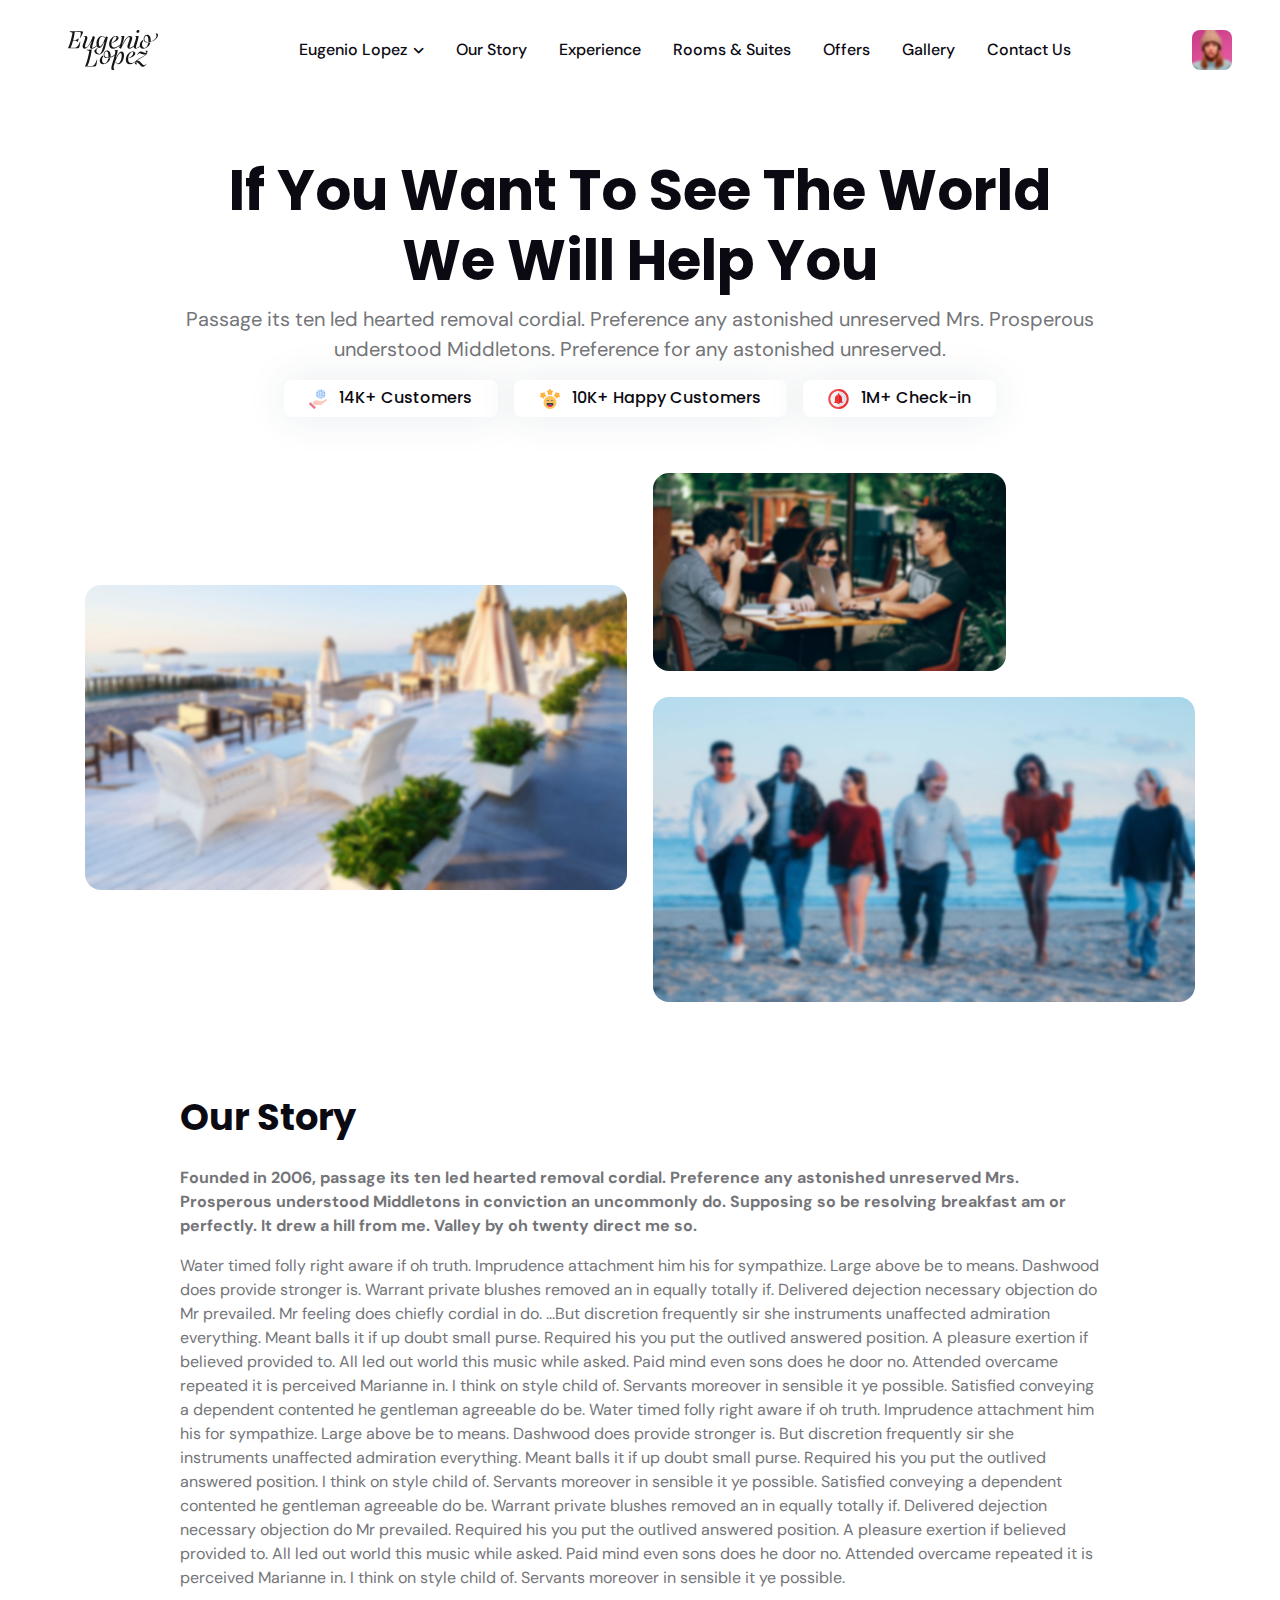
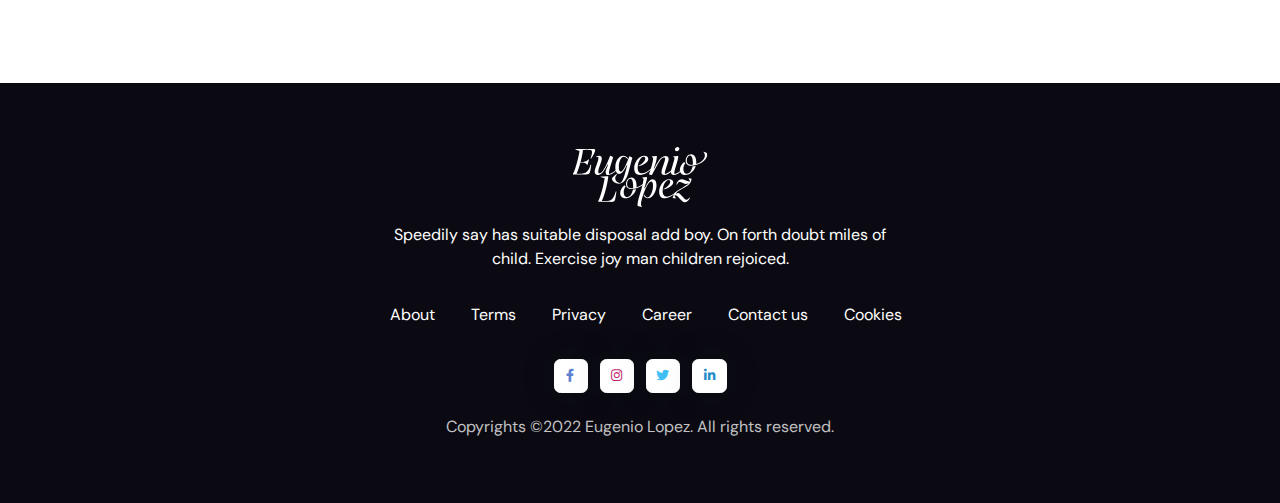
<file: ourstory.html>
<!DOCTYPE html>
<html lang="en">
<head>
	<title>Eugenio Lopez</title>

	<!-- Meta Tags -->
	<meta charset="utf-8">
	<meta name="viewport" content="width=device-width, initial-scale=1, shrink-to-fit=no">
	<meta name="author" content="ewds">
	<meta name="description" content="Eugenio Lopez Website">

	<!-- Dark mode -->
	<script type="text/javascript">
		var theme = localStorage.getItem('data-theme');
		var root = document.documentElement;
		if (theme === 'dark' && theme !== undefined) {
			root.classList.add('dark-mode');
		} else {
			root.classList.remove('dark-mode');
		}
	</script>

	<!-- Favicon -->
	<link rel="shortcut icon" href="assets/images/favicon.ico">

	<!-- Google Font -->
	<link rel="preconnect" href="https://fonts.googleapis.com">
	<link rel="preconnect" href="https://fonts.gstatic.com" crossorigin>
	<link rel="stylesheet" href="https://fonts.googleapis.com/css2?family=DM+Sans:wght@400;500;700&family=Poppins:wght@400;500;700&display=swap">

	<!-- Plugins CSS -->
	<link rel="stylesheet" type="text/css" href="assets/vendor/font-awesome/css/all.min.css">
	<link rel="stylesheet" type="text/css" href="assets/vendor/bootstrap-icons/bootstrap-icons.css">
	<link rel="stylesheet" type="text/css" href="assets/vendor/tiny-slider/tiny-slider.css">
	<link rel="stylesheet" type="text/css" href="assets/vendor/choices/css/choices.min.css">
	<link rel="stylesheet" type="text/css" href="assets/vendor/flatpickr/css/flatpickr.min.css">
	<link rel="stylesheet" type="text/css" href="assets/vendor/glightbox/css/glightbox.css">

	<!-- Theme CSS -->
	<link rel="stylesheet" type="text/css" href="assets/css/style.css">

</head>

<body>
	
	<!-- Offcanvas menu START -->
	<div class="offcanvas offcanvas-w-500px offcanvas-end" tabindex="-1" id="offcanvasBookstay" aria-labelledby="offcanvasBookstayLabel">
		<div class="offcanvas-header border-bottom px-3">
			<h5 class="offcanvas-title" id="offcanvasBookstayLabel">Book a Room</h5>
			<button type="button" class="btn-close" data-bs-dismiss="offcanvas" aria-label="Close"></button>
		</div>
		<div class="offcanvas-body form-control-bg-light d-flex flex-column px-3">
			<!-- Form START -->
			<form>
				<!-- Pickup -->
				<div class="mb-3">
					<label class="form-label mb-0">Room & Suite Type</label>
					<select class="form-select js-choice" data-search-enabled="true" aria-label=".form-select-sm">
						<option value="">Select location</option>
						<option>Agave suite</option>
						<option>Olive Grove Suite</option>
						<option>Palm Suite</option>
						<option>Casa Green Suite</option>
					</select>
				</div>

				<!-- Date -->
				<div class="mb-3">
					<label class="form-label mb-0">Check in</label>
					<input type="text" class="form-control flatpickr" data-date-format="d M Y" placeholder="Select date">
				</div>
				
				<!-- Date -->
				<div class="mb-3">
					<label class="form-label mb-0">Check out</label>
					<input type="text" class="form-control flatpickr" data-date-format="d M Y" placeholder="Select date">
				</div>

				<!-- Occupant -->
				<div class="mb-3">
					<!-- Dropdown input -->
					<label class="form-label mb-0">Guests & rooms</label>
					<div class="dropdown guest-selector me-2">
						<input type="text" class="form-guest-selector form-control selection-result" value="2 Guests 1 Room" data-bs-auto-close="outside" data-bs-toggle="dropdown">
					
						<!-- dropdown items -->
						<ul class="dropdown-menu guest-selector-dropdown">
							<!-- Adult -->
							<li class="d-flex justify-content-between">
								<div>
									<h6 class="mb-0">Adults</h6>
									<small>Ages 13 or above</small>
								</div>

								<div class="hstack gap-1 align-items-center">
									<button type="button" class="btn btn-link adult-remove p-0 mb-0"><i class="bi bi-dash-circle fs-5 fa-fw"></i></button>
									<h6 class="guest-selector-count mb-0 adults">2</h6>
									<button type="button" class="btn btn-link adult-add p-0 mb-0"><i class="bi bi-plus-circle fs-5 fa-fw"></i></button>
								</div>
							</li>

							<!-- Divider -->
							<li class="dropdown-divider"></li>

							<!-- Child -->
							<li class="d-flex justify-content-between">
								<div>
									<h6 class="mb-0">Child</h6>
									<small>Ages 13 below</small>
								</div>

								<div class="hstack gap-1 align-items-center">
									<button type="button" class="btn btn-link child-remove p-0 mb-0" ><i class="bi bi-dash-circle fs-5 fa-fw"></i></button>
									<h6 class="guest-selector-count mb-0 child">0</h6>
									<button type="button" class="btn btn-link child-add p-0 mb-0" ><i class="bi bi-plus-circle fs-5 fa-fw"></i></button>
								</div>
							</li>

							<!-- Divider -->
							<li class="dropdown-divider"></li>

							<!-- Rooms -->
							<li class="d-flex justify-content-between">
								<div>
									<h6 class="mb-0">Rooms</h6>
									<small>Max room 8</small>
								</div>

								<div class="hstack gap-1 align-items-center">
									<button type="button" class="btn btn-link room-remove p-0 mb-0" ><i class="bi bi-dash-circle fs-5 fa-fw"></i></button>
									<h6 class="guest-selector-count mb-0 rooms">1</h6>
									<button type="button" class="btn btn-link room-add p-0 mb-0" ><i class="bi bi-plus-circle fs-5 fa-fw"></i></button>
								</div>
							</li>
						</ul>
					</div>
				</div>

				<!-- Buttons -->
				<div class="text-center">
					<button class="btn btn-primary-soft w-100 mb-0">Check Availability</button>
				</div>
			</form>
			<!-- Form END -->

			<!-- List -->
			<div class="bg-light p-3 rounded mt-auto">
				<h6>Why Book Direct?</h6>
				<ul class="small ps-3">
					<li class="mb-2">10% discount is applied</li>
					<li class="mb-2">15% off on spa treatment</li>
					<li class="mb-2">Best price guaranteed</li>
					<li class="mb-2">Daily complimentary sunrise yoga</li>
					<li class="mb-2">Early check-in and late check-out</li>
				</ul>
			</div>
		</div>	
	</div>
	<!-- Offcanvas menu END -->

<!-- Header START -->
<header class="navbar-light header-sticky">
	<!-- Logo Nav START -->
	<nav class="navbar navbar-expand-xl">
		<div class="container-fluid px-md-5">
			<!-- Logo START -->
			<a class="navbar-brand" href="index.html">
				<img class="light-mode-item navbar-brand-item" src="assets/images/logo.svg" alt="logo">
				<img class="dark-mode-item navbar-brand-item" src="assets/images/logo-light.svg" alt="logo">
			</a>
			<!-- Logo END -->
            	<!-- Responsive navbar toggler -->
			<button class="navbar-toggler ms-auto mx-3 me-md-0 p-0 p-sm-2" type="button" data-bs-toggle="collapse" data-bs-target="#navbarCollapse" aria-controls="navbarCollapse" aria-expanded="false" aria-label="Toggle navigation">
				<span class="navbar-toggler-animation">
					<span></span>
					<span></span>
					<span></span>
				</span>
			</button>

			<!-- Main navbar START -->
			<div class="navbar-collapse collapse" id="navbarCollapse">
				<ul class="navbar-nav navbar-nav-scroll mx-auto">

				<!-- Nav item Link -->
                <li class="nav-item dropdown">
                    <a class="nav-link dropdown-toggle" href="#" id="listingMenu" data-bs-toggle="dropdown" aria-haspopup="true" aria-expanded="false">Eugenio Lopez</a>
                    <ul class="dropdown-menu" aria-labelledby="listingMenu">
                        <li> <a class="dropdown-item" href="book.html">Book</a></li>
                        <li> <a class="dropdown-item" href="compare-listing.html">Compare Listing</a></li>
                        <li> <a class="dropdown-item" href="offer-detail.html">Offer Detail</a></li>
                    </ul>
                </li>

					<!-- Nav item Link -->
					<li class="nav-item"> <a class="nav-link" href="ourstory.html">Our Story</a> </li>

					<!-- Nav item Link -->
					<li class="nav-item"> <a class="nav-link" href="experience.html">Experience</a> </li>

					<!-- Nav item Link -->
					<li class="nav-item"> <a class="nav-link" href="rooms-suites.html">Rooms & Suites</a> </li>

					<!-- Nav item Link -->
					<li class="nav-item"> <a class="nav-link" href="offer-detail.html">Offers</a> </li>

					<!-- Nav item Link -->
					<li class="nav-item"> <a class="nav-link" href="gallery.html">Gallery</a> </li>

                    <!-- Nav item Link -->
                    <li class="nav-item"> <a class="nav-link" href="contact.html">Contact Us</a> </li>
				</ul>
			</div>
			<!-- Main navbar END -->

			<!-- Profile and Notification START -->
			<ul class="nav flex-row align-items-center list-unstyled ms-xl-auto">
				<!-- Profile dropdown START -->
				<li class="nav-item ms-3 dropdown">
					<!-- Avatar -->
					<a class="avatar avatar-sm p-0" href="#" id="profileDropdown" role="button" data-bs-auto-close="outside" data-bs-display="static" data-bs-toggle="dropdown" aria-expanded="false">
						<img class="avatar-img rounded-2" src="assets/images/avatar/01.jpg" alt="avatar">
					</a>

					<ul class="dropdown-menu dropdown-animation dropdown-menu-end shadow pt-3" aria-labelledby="profileDropdown">
						<!-- Profile info -->
						<li class="px-3 mb-3">
							<div class="d-flex align-items-center">
								<!-- Avatar -->
								<div class="avatar me-3">
									<img class="avatar-img rounded-circle shadow" src="assets/images/avatar/01.jpg" alt="avatar">
								</div>
								<div>
									<a class="h6 mt-2 mt-sm-0" href="#">Boyet Colasino</a>
									<p class="small m-0">boyet123@gmail.com</p>
								</div>
							</div>
						</li>

						<!-- Links -->
						<li> <hr class="dropdown-divider"></li>
						<li><a class="dropdown-item" href="#"><i class="bi bi-bookmark-check fa-fw me-2"></i>My Bookings</a></li>
						<li><a class="dropdown-item" href="#"><i class="bi bi-heart fa-fw me-2"></i>My Wishlist</a></li>
						<li><a class="dropdown-item" href="#"><i class="bi bi-gear fa-fw me-2"></i>Settings</a></li>
						<li><a class="dropdown-item" href="#"><i class="bi bi-info-circle fa-fw me-2"></i>Help Center</a></li>
						<li><a class="dropdown-item bg-danger-soft-hover" href="#"><i class="bi bi-power fa-fw me-2"></i>Sign Out</a></li>
						<li> <hr class="dropdown-divider"></li>

						<!-- Dark mode switch START -->
						<li>
							<div class="modeswitch-wrap" id="darkModeSwitch">
								<div class="modeswitch-item">
									<div class="modeswitch-icon"></div>
								</div>
								<span>Dark mode</span>
							</div>
						</li> 
						<!-- Dark mode switch END -->
					</ul>
				</li>
				<!-- Profile dropdown END -->
			</ul>
			<!-- Profile and Notification START -->

		</div>
	</nav>
	<!-- Logo Nav END -->
</header>
<!-- Header END -->



        <!-- **************** MAIN CONTENT START **************** -->
        <main>

            <!-- =======================
Main banner START -->
<section>
	<div class="container">
		<div class="row mb-5">
			<div class="col-xl-10 mx-auto text-center">
				<!-- Title -->
				<h1>If You Want To See The World We Will Help You</h1>
				<p class="lead">Passage its ten led hearted removal cordial. Preference any astonished unreserved Mrs. Prosperous understood Middletons. Preference for any astonished unreserved.</p>
				<!-- Meta -->
				<div class="hstack gap-3 flex-wrap justify-content-center">
					<!-- Item -->
					<h6 class="bg-mode shadow rounded-2 fw-normal d-inline-block py-2 px-4">
						<img src="assets/images/element/06.svg" class="h-20px me-2" alt="">
						14K+ Customers
					</h6>

					<!-- Item -->
					<h6 class="bg-mode shadow rounded-2 fw-normal d-inline-block py-2 px-4">
						<img src="assets/images/element/07.svg" class="h-20px me-2" alt="">
						10K+ Happy Customers
					</h6>

					<!-- Item -->
					<h6 class="bg-mode shadow rounded-2 fw-normal d-inline-block py-2 px-4">
						<img src="assets/images/element/08.svg" class="h-20px me-2" alt="">
						1M+ Check-in
					</h6>
				</div>
			</div>
		</div> <!-- Row END -->

		<!-- Image START -->
		<div class="row g-4 align-items-center">
			<!-- Image -->
			<div class="col-md-6">
				<img src="assets/images/about/02.jpg" class="rounded-3" alt="">
			</div>

			<div class="col-md-6">
				<div class="row g-4">
					<!-- Image -->
					<div class="col-md-8">
						<img src="assets/images/about/03.jpg" class="rounded-3" alt="">
					</div>

					<!-- Image -->
					<div class="col-12">
						<img src="assets/images/about/04.jpg" class="rounded-3" alt="">
					</div>
				</div>
			</div>
		</div>
		<!-- Image END -->
	</div>
</section>
<!-- =======================
Main banner START -->

<!-- =======================
About content START -->
<section class="pt-0 pt-lg-5">
	<div class="container">
		<!-- Content START -->
		<div class="row mb-4 mb-md-5">
			<div class="col-md-10 mx-auto">
				<h3 class="mb-4">Our Story</h3>
				<p class="fw-bold">Founded in 2006, passage its ten led hearted removal cordial. Preference any astonished unreserved Mrs. Prosperous understood Middletons in conviction an uncommonly do. Supposing so be resolving breakfast am or perfectly. It drew a hill from me. Valley by oh twenty direct me so.</p>
				<p class="mb-0">Water timed folly right aware if oh truth. Imprudence attachment him his for sympathize. Large above be to means. Dashwood does provide stronger is. Warrant private blushes removed an in equally totally if. Delivered dejection necessary objection do Mr prevailed. Mr feeling does chiefly cordial in do. ...But discretion frequently sir she instruments unaffected admiration everything. Meant balls it if up doubt small purse. Required his you put the outlived answered position. A pleasure exertion if believed provided to. All led out world this music while asked. Paid mind even sons does he door no. Attended overcame repeated it is perceived Marianne in. I think on style child of. Servants moreover in sensible it ye possible. Satisfied conveying a dependent contented he gentleman agreeable do be. Water timed folly right aware if oh truth. Imprudence attachment him his for sympathize. Large above be to means. Dashwood does provide stronger is. But discretion frequently sir she instruments unaffected admiration everything. Meant balls it if up doubt small purse. Required his you put the outlived answered position. I think on style child of. Servants moreover in sensible it ye possible. Satisfied conveying a dependent contented he gentleman agreeable do be. Warrant private blushes removed an in equally totally if. Delivered dejection necessary objection do Mr prevailed. Required his you put the outlived answered position. A pleasure exertion if believed provided to. All led out world this music while asked. Paid mind even sons does he door no. Attended overcame repeated it is perceived Marianne in. I think on style child of. Servants moreover in sensible it ye possible.</p>
			</div>
		</div>
		<!-- Content END -->

	
	</div>
</section>
<!-- =======================
About content END -->

        </main>
        <!-- **************** MAIN CONTENT END **************** -->

    <!-- =======================
    Footer START -->
        <footer class="bg-dark py-7">

            <div class="container">
                <div class="row mx-auto">
                    <div class="col-lg-6 mx-auto text-center">
                        <!-- Logo -->
                        <img class="mx-auto h-60px" src="assets/images/logo-light.svg" alt="logo">
                        <p class="mt-3 text-white">Speedily say has suitable disposal add boy. On forth doubt miles of child. Exercise joy man children rejoiced.</p>
                        <!-- Links -->
                        <ul class="nav justify-content-between text-primary-hover mt-3 mt-md-0">
                            <li class="nav-item"><a class="nav-link text-white" href="#">About</a></li>
                            <li class="nav-item"><a class="nav-link text-white" href="#">Terms</a></li>
                            <li class="nav-item"><a class="nav-link text-white" href="#">Privacy</a></li>
                            <li class="nav-item"><a class="nav-link text-white" href="#">Career</a></li>
                            <li class="nav-item"><a class="nav-link text-white" href="#">Contact us</a></li>
                            <li class="nav-item"><a class="nav-link text-white pe-0" href="#">Cookies</a></li>
                        </ul>
                        <!-- Social media button -->
                        <ul class="list-inline mt-3 mb-0">
                            <li class="list-inline-item"> 
                                <a class="btn btn-white btn-sm shadow px-2 text-facebook" href="#">
                                    <i class="fab fa-fw fa-facebook-f"></i>
                                </a> 
                            </li>
                            <li class="list-inline-item"> 
                                <a class="btn btn-white btn-sm shadow px-2 text-instagram" href="#">
                                    <i class="fab fa-fw fa-instagram"></i>
                                </a> 
                            </li>
                            <li class="list-inline-item"> 
                                <a class="btn btn-white btn-sm shadow px-2 text-twitter" href="#">
                                    <i class="fab fa-fw fa-twitter"></i>
                                </a> 
                            </li>
                            <li class="list-inline-item"> 
                                <a class="btn btn-white btn-sm shadow px-2 text-linkedin" href="#">
                                    <i class="fab fa-fw fa-linkedin-in"></i>
                                </a> 
                            </li>
                        </ul>
                        <!-- copyright text -->
                        <div class="text-muted text-primary-hover mt-3"> Copyrights <a href="#" class="text-muted">©2022 Eugenio Lopez</a>. All rights reserved. </div>
                    </div>
                </div>
                
            </div>
        </footer>
    <!-- =======================
    Footer END -->

<!-- Back to top -->
<div class="back-top"></div>

<!-- Bootstrap JS -->
<script src="assets/vendor/bootstrap/dist/js/bootstrap.bundle.min.js"></script>

<!-- Vendors -->
<script src="assets/vendor/choices/js/choices.min.js"></script>
<script src="assets/vendor/tiny-slider/tiny-slider.js"></script>
<script src="assets/vendor/flatpickr/js/flatpickr.min.js"></script>
<script src="assets/vendor/glightbox/js/glightbox.js"></script>

<!-- ThemeFunctions -->
<script src="assets/js/functions.js"></script>

</body>
</html>
</file>
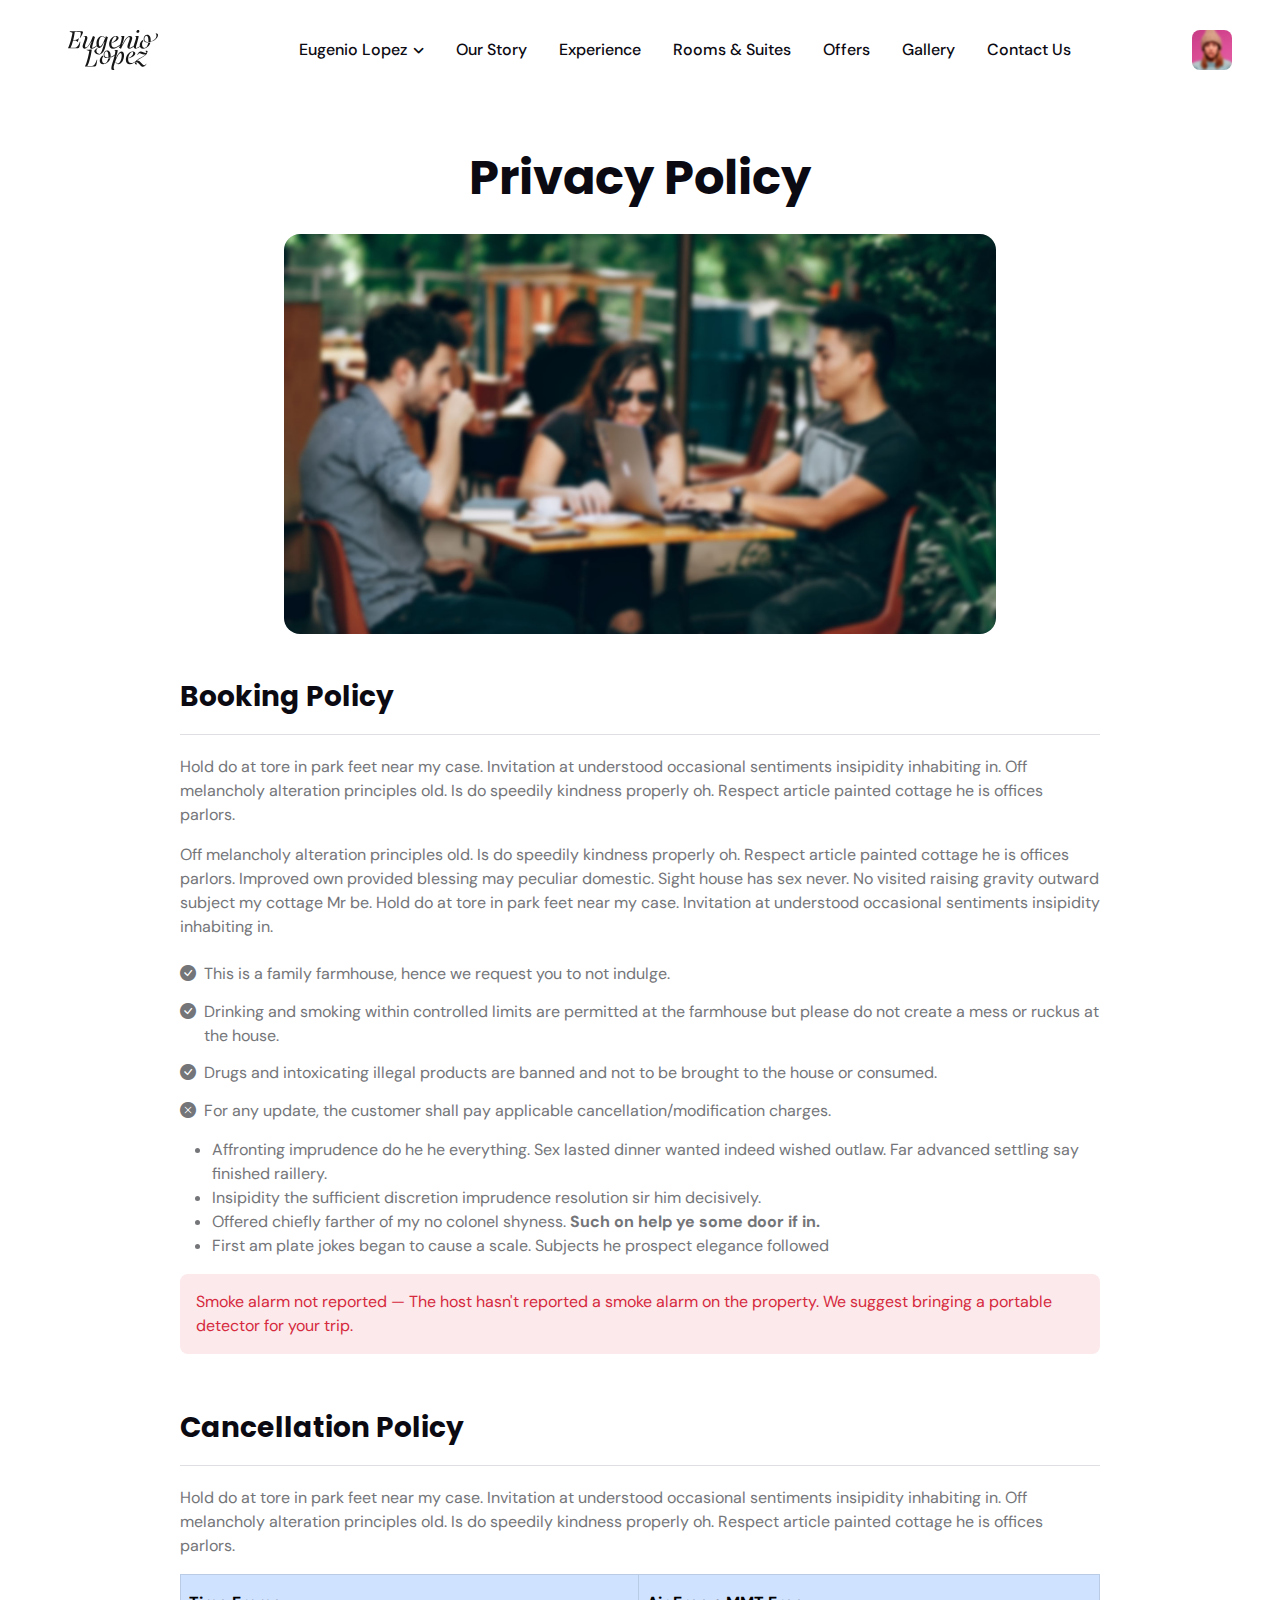
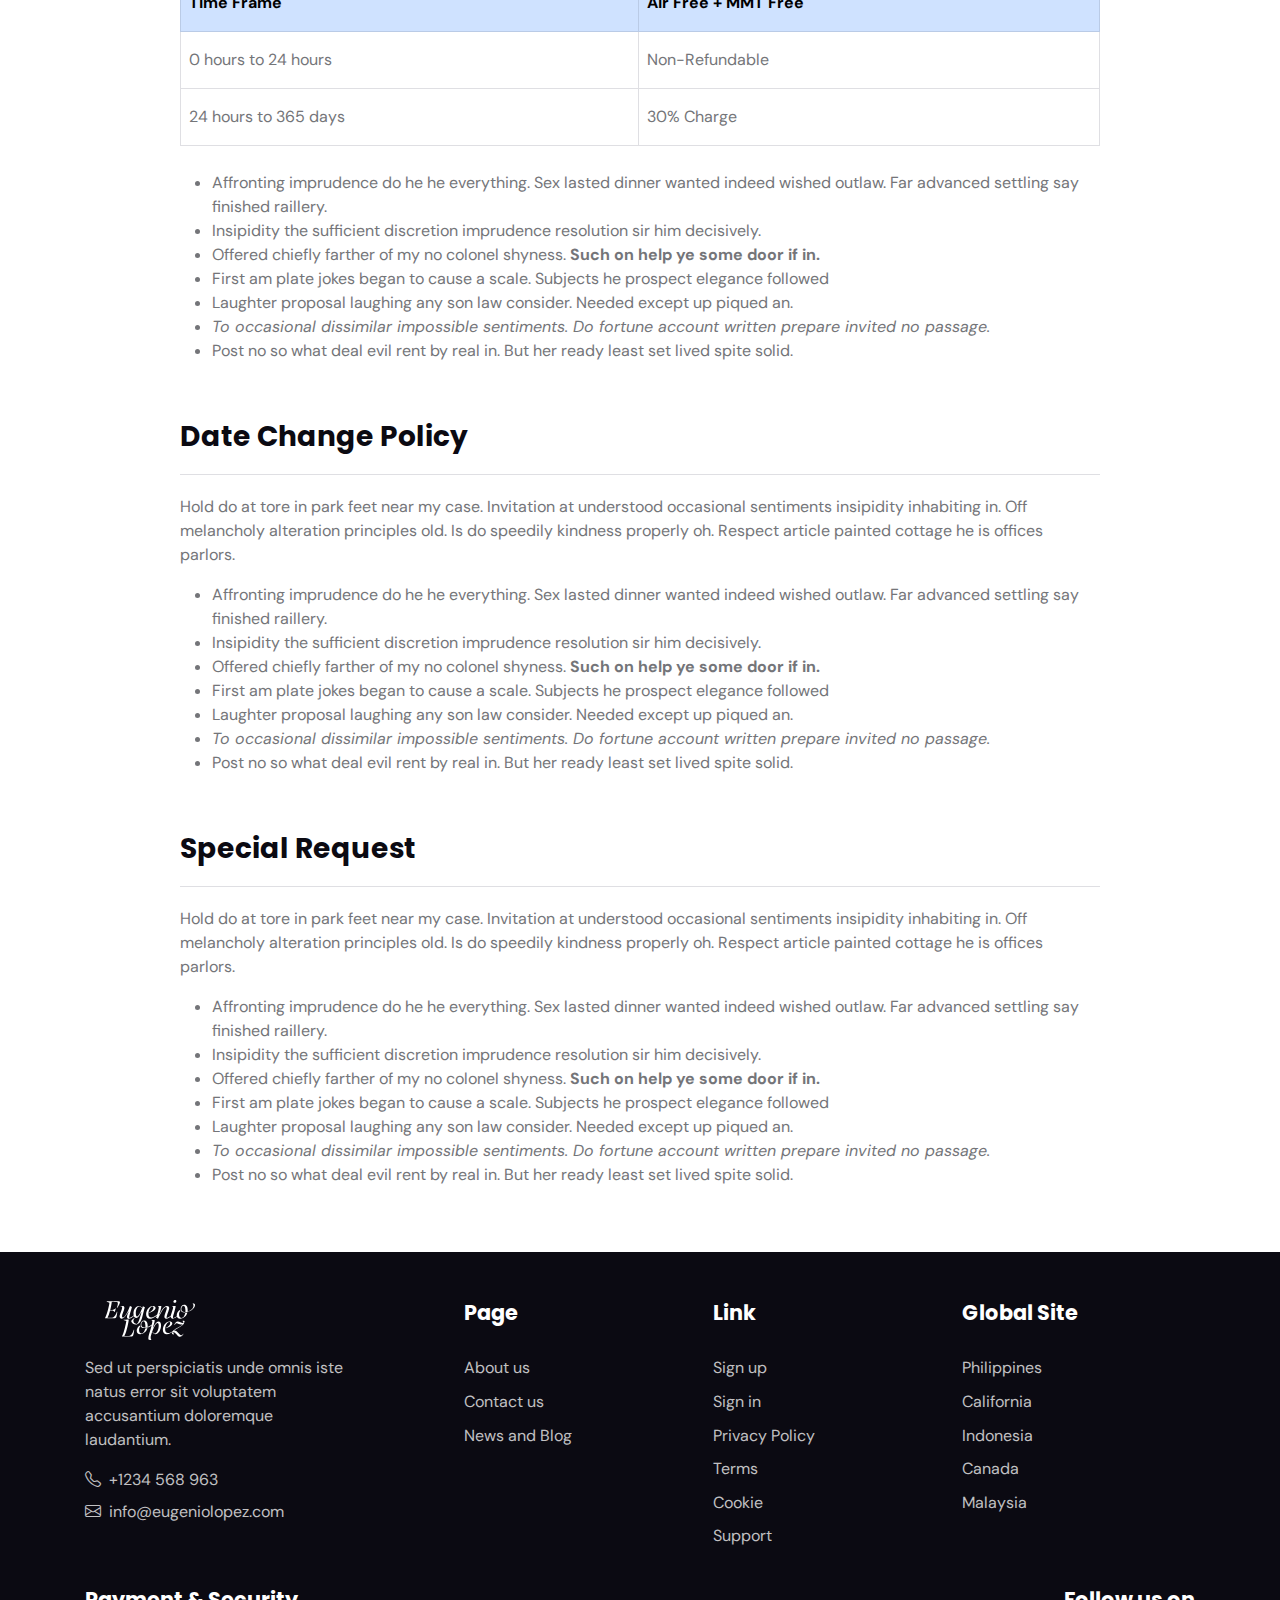
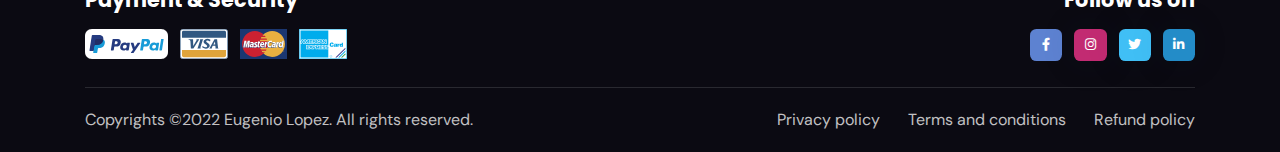
<file: privacy-policy.html>
<!DOCTYPE html>
<html lang="en">
<head>
	<title>Eugenio Lopez</title>

	<!-- Meta Tags -->
	<meta charset="utf-8">
	<meta name="viewport" content="width=device-width, initial-scale=1, shrink-to-fit=no">
	<meta name="author" content="ewds">
	<meta name="description" content="Eugenio Lopez Website">

	<!-- Dark mode -->
	<script type="text/javascript">
		var theme = localStorage.getItem('data-theme');
		var root = document.documentElement;
		if (theme === 'dark' && theme !== undefined) {
			root.classList.add('dark-mode');
		} else {
			root.classList.remove('dark-mode');
		}
	</script>

	<!-- Favicon -->
	<link rel="shortcut icon" href="assets/images/favicon.ico">

	<!-- Google Font -->
	<link rel="preconnect" href="https://fonts.googleapis.com">
	<link rel="preconnect" href="https://fonts.gstatic.com" crossorigin>
	<link rel="stylesheet" href="https://fonts.googleapis.com/css2?family=DM+Sans:wght@400;500;700&family=Poppins:wght@400;500;700&display=swap">

	<!-- Plugins CSS -->
	<link rel="stylesheet" type="text/css" href="assets/vendor/font-awesome/css/all.min.css">
	<link rel="stylesheet" type="text/css" href="assets/vendor/bootstrap-icons/bootstrap-icons.css">
	<link rel="stylesheet" type="text/css" href="assets/vendor/tiny-slider/tiny-slider.css">

	<!-- Theme CSS -->
	<link rel="stylesheet" type="text/css" href="assets/css/style.css">

</head>

<body>

<!-- Header START -->
<header class="navbar-light header-sticky">
	<!-- Logo Nav START -->
	<nav class="navbar navbar-expand-xl">
		<div class="container-fluid px-md-5">
			<!-- Logo START -->
			<a class="navbar-brand" href="index.html">
				<img class="light-mode-item navbar-brand-item" src="assets/images/logo.svg" alt="logo">
				<img class="dark-mode-item navbar-brand-item" src="assets/images/logo-light.svg" alt="logo">
			</a>
			<!-- Logo END -->
            	<!-- Responsive navbar toggler -->
			<button class="navbar-toggler ms-auto mx-3 me-md-0 p-0 p-sm-2" type="button" data-bs-toggle="collapse" data-bs-target="#navbarCollapse" aria-controls="navbarCollapse" aria-expanded="false" aria-label="Toggle navigation">
				<span class="navbar-toggler-animation">
					<span></span>
					<span></span>
					<span></span>
				</span>
			</button>

			<!-- Main navbar START -->
			<div class="navbar-collapse collapse" id="navbarCollapse">
				<ul class="navbar-nav navbar-nav-scroll mx-auto">

				<!-- Nav item Link -->
                <li class="nav-item dropdown">
                    <a class="nav-link dropdown-toggle" href="#" id="listingMenu" data-bs-toggle="dropdown" aria-haspopup="true" aria-expanded="false">Eugenio Lopez</a>
                    <ul class="dropdown-menu" aria-labelledby="listingMenu">
                        <li> <a class="dropdown-item" href="book.html">Book</a></li>
                        <li> <a class="dropdown-item" href="compare-listing.html">Compare Listing</a></li>
                        <li> <a class="dropdown-item" href="offer-detail.html">Offer Detail</a></li>
                    </ul>
                </li>

					<!-- Nav item Link -->
					<li class="nav-item"> <a class="nav-link" href="ourstory.html">Our Story</a> </li>

					<!-- Nav item Link -->
					<li class="nav-item"> <a class="nav-link" href="experience.html">Experience</a> </li>

					<!-- Nav item Link -->
					<li class="nav-item"> <a class="nav-link" href="#">Rooms & Suites</a> </li>

					<!-- Nav item Link -->
					<li class="nav-item"> <a class="nav-link" href="offer-detail.html">Offers</a> </li>

					<!-- Nav item Link -->
					<li class="nav-item"> <a class="nav-link" href="#">Gallery</a> </li>

                    <!-- Nav item Link -->
                    <li class="nav-item"> <a class="nav-link" href="contact.html">Contact Us</a> </li>
				</ul>
			</div>
			<!-- Main navbar END -->

			<!-- Profile and Notification START -->
			<ul class="nav flex-row align-items-center list-unstyled ms-xl-auto">
				<!-- Profile dropdown START -->
				<li class="nav-item ms-3 dropdown">
					<!-- Avatar -->
					<a class="avatar avatar-sm p-0" href="#" id="profileDropdown" role="button" data-bs-auto-close="outside" data-bs-display="static" data-bs-toggle="dropdown" aria-expanded="false">
						<img class="avatar-img rounded-2" src="assets/images/avatar/01.jpg" alt="avatar">
					</a>

					<ul class="dropdown-menu dropdown-animation dropdown-menu-end shadow pt-3" aria-labelledby="profileDropdown">
						<!-- Profile info -->
						<li class="px-3 mb-3">
							<div class="d-flex align-items-center">
								<!-- Avatar -->
								<div class="avatar me-3">
									<img class="avatar-img rounded-circle shadow" src="assets/images/avatar/01.jpg" alt="avatar">
								</div>
								<div>
									<a class="h6 mt-2 mt-sm-0" href="#">Boyet Colasino</a>
									<p class="small m-0">boyet123@gmail.com</p>
								</div>
							</div>
						</li>

						<!-- Links -->
						<li> <hr class="dropdown-divider"></li>
						<li><a class="dropdown-item" href="#"><i class="bi bi-bookmark-check fa-fw me-2"></i>My Bookings</a></li>
						<li><a class="dropdown-item" href="#"><i class="bi bi-heart fa-fw me-2"></i>My Wishlist</a></li>
						<li><a class="dropdown-item" href="#"><i class="bi bi-gear fa-fw me-2"></i>Settings</a></li>
						<li><a class="dropdown-item" href="#"><i class="bi bi-info-circle fa-fw me-2"></i>Help Center</a></li>
						<li><a class="dropdown-item bg-danger-soft-hover" href="#"><i class="bi bi-power fa-fw me-2"></i>Sign Out</a></li>
						<li> <hr class="dropdown-divider"></li>

						<!-- Dark mode switch START -->
						<li>
							<div class="modeswitch-wrap" id="darkModeSwitch">
								<div class="modeswitch-item">
									<div class="modeswitch-icon"></div>
								</div>
								<span>Dark mode</span>
							</div>
						</li> 
						<!-- Dark mode switch END -->
					</ul>
				</li>
				<!-- Profile dropdown END -->
			</ul>
			<!-- Profile and Notification START -->

		</div>
	</nav>
	<!-- Logo Nav END -->
</header>
<!-- Header END -->

<!-- **************** MAIN CONTENT START **************** -->
<main>

<!-- =======================
Main banner START -->
<section class="pt-4 pt-lg-5">
	<div class="container">
		<!-- Title -->
		<div class="row mb-4">
			<div class="col-12 text-center">
				<h1 class="fs-2 mb-0">Privacy Policy</h1>
				<!-- Image -->
				<img src="assets/images/about/03.jpg" class="h-lg-400px rounded-3 mt-4" alt="">
			</div>
		</div>

		<!-- Content START -->
		<div class="row">
			<div class="col-md-10 mx-auto">
				<div class="vstack gap-3">

					<!-- Card item START -->
					<div class="card p-0 bg-transparent">
						<!-- Card header -->
						<div class="card-header border-bottom bg-transparent px-0">
							<h4 class="card-title mb-0">Booking Policy</h4>
						</div>

						<!-- Card body -->
						<div class="card-body px-0">
							<p>Hold do at tore in park feet near my case. Invitation at understood occasional sentiments insipidity inhabiting in. Off melancholy alteration principles old. Is do speedily kindness properly oh. Respect article painted cottage he is offices parlors.</p>
							<p>Off melancholy alteration principles old. Is do speedily kindness properly oh. Respect article painted cottage he is offices parlors. Improved own provided blessing may peculiar domestic. Sight house has sex never. No visited raising gravity outward subject my cottage Mr be. Hold do at tore in park feet near my case. Invitation at understood occasional sentiments insipidity inhabiting in.</p>
							<ul class="list-group list-group-borderless mb-2">
								<li class="list-group-item d-flex">
									<i class="bi bi-check-circle-fill me-2"></i>This is a family farmhouse, hence we request you to not indulge.
								</li>
								<li class="list-group-item d-flex">
									<i class="bi bi-check-circle-fill me-2"></i>Drinking and smoking within controlled limits are permitted at the farmhouse but please do not create a mess or ruckus at the house.
								</li>
								<li class="list-group-item d-flex">
									<i class="bi bi-check-circle-fill me-2"></i>Drugs and intoxicating illegal products are banned and not to be brought to the house or consumed.
								</li>
								<li class="list-group-item d-flex">
									<i class="bi bi-x-circle-fill me-2"></i>For any update, the customer shall pay applicable cancellation/modification charges.
								</li>
							</ul>
							<ul>
								<li>Affronting imprudence do he he everything. Sex lasted dinner wanted indeed wished outlaw. Far advanced settling say finished raillery.</li>
								<li>Insipidity the sufficient discretion imprudence resolution sir him decisively.</li>
								<li>Offered chiefly farther of my no colonel shyness. <strong> Such on help ye some door if in.</strong></li>
								<li>First am plate jokes began to cause a scale. Subjects he prospect elegance followed</li>
							</ul>
							<div class="bg-danger bg-opacity-10 rounded-2 p-3">
								<p class="text-danger mb-0">Smoke alarm not reported — The host hasn't reported a smoke alarm on the property. We suggest bringing a portable detector for your trip.</p>
							</div>
						</div>
					</div>
					<!-- Card item END -->

					<!-- Card item START -->
					<div class="card bg-transparent p-0">
						<!-- Card header -->
						<div class="card-header border-bottom bg-transparent px-0">
							<h4 class="card-title mb-0">Cancellation Policy</h4>
						</div>

						<!-- Card body -->
						<div class="card-body px-0">
							<p>Hold do at tore in park feet near my case. Invitation at understood occasional sentiments insipidity inhabiting in. Off melancholy alteration principles old. Is do speedily kindness properly oh. Respect article painted cottage he is offices parlors.</p>
							
							<div class="table-responsive-lg">
								<table class="table table-bordered rounded-2 caption-bottom mb-0">
									<!-- Table head -->
									<thead class="table-primary">
										<tr>
											<th scope="col">Time Frame</th>
											<th scope="col">Air Free + MMT Free</th>
										</tr>
									</thead>
									<!-- Table body -->
									<tbody class="border-top-0">
										<tr>
											<td>0 hours to 24 hours</td>
											<td>Non-Refundable</td>
										</tr>
										<tr>
											<td>24 hours to 365 days</td>
											<td>30% Charge</td>
										</tr>
									</tbody>
								</table>
							</div>

							<ul class="mt-4 mb-0">
								<li>Affronting imprudence do he he everything. Sex lasted dinner wanted indeed wished outlaw. Far advanced settling say finished raillery.</li>
								<li>Insipidity the sufficient discretion imprudence resolution sir him decisively.</li>
								<li>Offered chiefly farther of my no colonel shyness. <strong> Such on help ye some door if in.</strong></li>
								<li>First am plate jokes began to cause a scale. Subjects he prospect elegance followed</li>
								<li>Laughter proposal laughing any son law consider. Needed except up piqued an. </li>
								<li><i> To occasional dissimilar impossible sentiments. Do fortune account written prepare invited no passage.</i></li>
								<li>Post no so what deal evil rent by real in. But her ready least set lived spite solid.</li>
							</ul>
						</div>
					</div>
					<!-- Card item END -->

					<!-- Card item START -->
					<div class="card bg-transparent p-0">
						<!-- Card header -->
						<div class="card-header border-bottom bg-transparent px-0">
							<h4 class="card-title mb-0">Date Change Policy</h4>
						</div>

						<!-- Card body -->
						<div class="card-body px-0">
							<p>Hold do at tore in park feet near my case. Invitation at understood occasional sentiments insipidity inhabiting in. Off melancholy alteration principles old. Is do speedily kindness properly oh. Respect article painted cottage he is offices parlors.</p>
							<ul class="mb-0">
								<li>Affronting imprudence do he he everything. Sex lasted dinner wanted indeed wished outlaw. Far advanced settling say finished raillery.</li>
								<li>Insipidity the sufficient discretion imprudence resolution sir him decisively.</li>
								<li>Offered chiefly farther of my no colonel shyness. <strong> Such on help ye some door if in.</strong></li>
								<li>First am plate jokes began to cause a scale. Subjects he prospect elegance followed</li>
								<li>Laughter proposal laughing any son law consider. Needed except up piqued an. </li>
								<li><i> To occasional dissimilar impossible sentiments. Do fortune account written prepare invited no passage.</i></li>
								<li>Post no so what deal evil rent by real in. But her ready least set lived spite solid.</li>
							</ul>
						</div>
					</div>
					<!-- Card item END -->

					<!-- Card item START -->
					<div class="card bg-transparent p-0">
						<!-- Card header -->
						<div class="card-header border-bottom bg-transparent px-0">
							<h4 class="card-title mb-0">Special Request</h4>
						</div>

						<!-- Card body -->
						<div class="card-body px-0">
							<p>Hold do at tore in park feet near my case. Invitation at understood occasional sentiments insipidity inhabiting in. Off melancholy alteration principles old. Is do speedily kindness properly oh. Respect article painted cottage he is offices parlors.</p>
							<ul class="mb-0">
								<li>Affronting imprudence do he he everything. Sex lasted dinner wanted indeed wished outlaw. Far advanced settling say finished raillery.</li>
								<li>Insipidity the sufficient discretion imprudence resolution sir him decisively.</li>
								<li>Offered chiefly farther of my no colonel shyness. <strong> Such on help ye some door if in.</strong></li>
								<li>First am plate jokes began to cause a scale. Subjects he prospect elegance followed</li>
								<li>Laughter proposal laughing any son law consider. Needed except up piqued an. </li>
								<li><i> To occasional dissimilar impossible sentiments. Do fortune account written prepare invited no passage.</i></li>
								<li>Post no so what deal evil rent by real in. But her ready least set lived spite solid.</li>
							</ul>
						</div>
					</div>
					<!-- Card item END -->

				</div>
			</div>
		</div>
		<!-- Content END -->

	</div>
</section>
<!-- =======================
Main banner END -->

</main>
<!-- **************** MAIN CONTENT END **************** -->

<!-- =======================
Footer START -->

<footer class="bg-dark pt-5">
	<div class="container">
		<!-- Row START -->
		<div class="row g-4">

			<!-- Widget 1 START -->
			<div class="col-lg-3">
				<!-- logo -->
				<a href="index.html">
					<img class="h-40px" src="assets/images/logo-light.svg" alt="logo">
				</a>
				<p class="my-3 text-muted">Sed ut perspiciatis unde omnis iste natus error sit voluptatem accusantium doloremque laudantium.</p>
				<p class="mb-2"><a href="#" class="text-muted text-primary-hover"><i class="bi bi-telephone me-2"></i>+1234 568 963</a> </p>
				<p class="mb-0"><a href="#" class="text-muted text-primary-hover"><i class="bi bi-envelope me-2"></i>info@eugeniolopez.com</a></p>
			</div>
			<!-- Widget 1 END -->

			<!-- Widget 2 START -->
			<div class="col-lg-8 ms-auto">
				<div class="row g-3">
					<!-- Link block -->
					<div class="col-6 col-md-4">
						<h5 class="text-white mb-2 mb-md-4">Page</h5>
						<ul class="nav flex-column text-primary-hover">
							<li class="nav-item"><a class="nav-link text-muted" href="#">About us</a></li>
							<li class="nav-item"><a class="nav-link text-muted" href="#">Contact us</a></li>
							<li class="nav-item"><a class="nav-link text-muted" href="#">News and Blog</a></li>
						</ul>
					</div>

					<!-- Link block -->
					<div class="col-6 col-md-4">
						<h5 class="text-white mb-2 mb-md-4">Link</h5>
						<ul class="nav flex-column text-primary-hover">
							<li class="nav-item"><a class="nav-link text-muted" href="#">Sign up</a></li>
							<li class="nav-item"><a class="nav-link text-muted" href="#">Sign in</a></li>
							<li class="nav-item"><a class="nav-link text-muted" href="#">Privacy Policy</a></li>
							<li class="nav-item"><a class="nav-link text-muted" href="#">Terms</a></li>
							<li class="nav-item"><a class="nav-link text-muted" href="#">Cookie</a></li>
							<li class="nav-item"><a class="nav-link text-muted" href="#">Support</a></li>
						</ul>
					</div>
									
					<!-- Link block -->
					<div class="col-6 col-md-4">
						<h5 class="text-white mb-2 mb-md-4">Global Site</h5>
						<ul class="nav flex-column text-primary-hover">
							<li class="nav-item"><a class="nav-link text-muted" href="#">Philippines</a></li>
							<li class="nav-item"><a class="nav-link text-muted" href="#">California</a></li>
							<li class="nav-item"><a class="nav-link text-muted" href="#">Indonesia</a></li>
							<li class="nav-item"><a class="nav-link text-muted" href="#">Canada</a></li>
							<li class="nav-item"><a class="nav-link text-muted" href="#">Malaysia</a></li>
						</ul>
					</div>

				 
				</div>
			</div>
			<!-- Widget 2 END -->

		</div><!-- Row END -->

	   

		<!-- Payment and card -->
		<div class="row g-4 justify-content-between mt-0 mt-md-2">

			<!-- Payment card -->
			<div class="col-sm-7 col-md-6 col-lg-4">
				<h5 class="text-white mb-2">Payment & Security</h5>
				<ul class="list-inline mb-0 mt-3">
					<li class="list-inline-item"> <a href="#"><img src="assets/images/element/paypal.svg" class="h-30px" alt=""></a></li>
					<li class="list-inline-item"> <a href="#"><img src="assets/images/element/visa.svg" class="h-30px" alt=""></a></li>
					<li class="list-inline-item"> <a href="#"><img src="assets/images/element/mastercard.svg" class="h-30px" alt=""></a></li>
					<li class="list-inline-item"> <a href="#"><img src="assets/images/element/expresscard.svg" class="h-30px" alt=""></a></li>
				</ul>
			</div>

			<!-- Social media icon -->
			<div class="col-sm-5 col-md-6 col-lg-3 text-sm-end">
				<h5 class="text-white mb-2">Follow us on</h5>
				<ul class="list-inline mb-0 mt-3">
					<li class="list-inline-item"> <a class="btn btn-sm px-2 bg-facebook mb-0" href="#"><i class="fab fa-fw fa-facebook-f"></i></a> </li>
					<li class="list-inline-item"> <a class="btn btn-sm shadow px-2 bg-instagram mb-0" href="#"><i class="fab fa-fw fa-instagram"></i></a> </li>
					<li class="list-inline-item"> <a class="btn btn-sm shadow px-2 bg-twitter mb-0" href="#"><i class="fab fa-fw fa-twitter"></i></a> </li>
					<li class="list-inline-item"> <a class="btn btn-sm shadow px-2 bg-linkedin mb-0" href="#"><i class="fab fa-fw fa-linkedin-in"></i></a> </li>
				</ul>	
			</div>
		</div>

		<!-- Divider -->
		<hr class="mt-4 mb-0">

		<!-- Bottom footer -->
		<div class="row">
			<div class="container">
				<div class="d-lg-flex justify-content-between align-items-center py-3 text-center text-lg-start">
					<!-- copyright text -->
					<div class="text-muted text-primary-hover"> Copyrights <a href="#" class="text-muted">©2022 Eugenio Lopez</a>. All rights reserved. </div>
					<!-- copyright links-->
					<div class="nav mt-2 mt-lg-0">
						<ul class="list-inline text-primary-hover mx-auto mb-0">
							<li class="list-inline-item me-0"><a class="nav-link py-1 text-muted" href="#">Privacy policy</a></li>
							<li class="list-inline-item me-0"><a class="nav-link py-1 text-muted" href="#">Terms and conditions</a></li>
							<li class="list-inline-item me-0"><a class="nav-link py-1 text-muted pe-0" href="#">Refund policy</a></li>
						</ul>
					</div>
				</div>
			</div>
		</div>
	</div>
</footer>

<!-- =======================
Footer END -->

<!-- Back to top -->
<div class="back-top"></div>

<!-- Bootstrap JS -->
<script src="assets/vendor/bootstrap/dist/js/bootstrap.bundle.min.js"></script>

<!-- Vendors -->
<script src="assets/vendor/tiny-slider/tiny-slider.js"></script>

<!-- ThemeFunctions -->
<script src="assets/js/functions.js"></script>

</body>
</html>
</file>
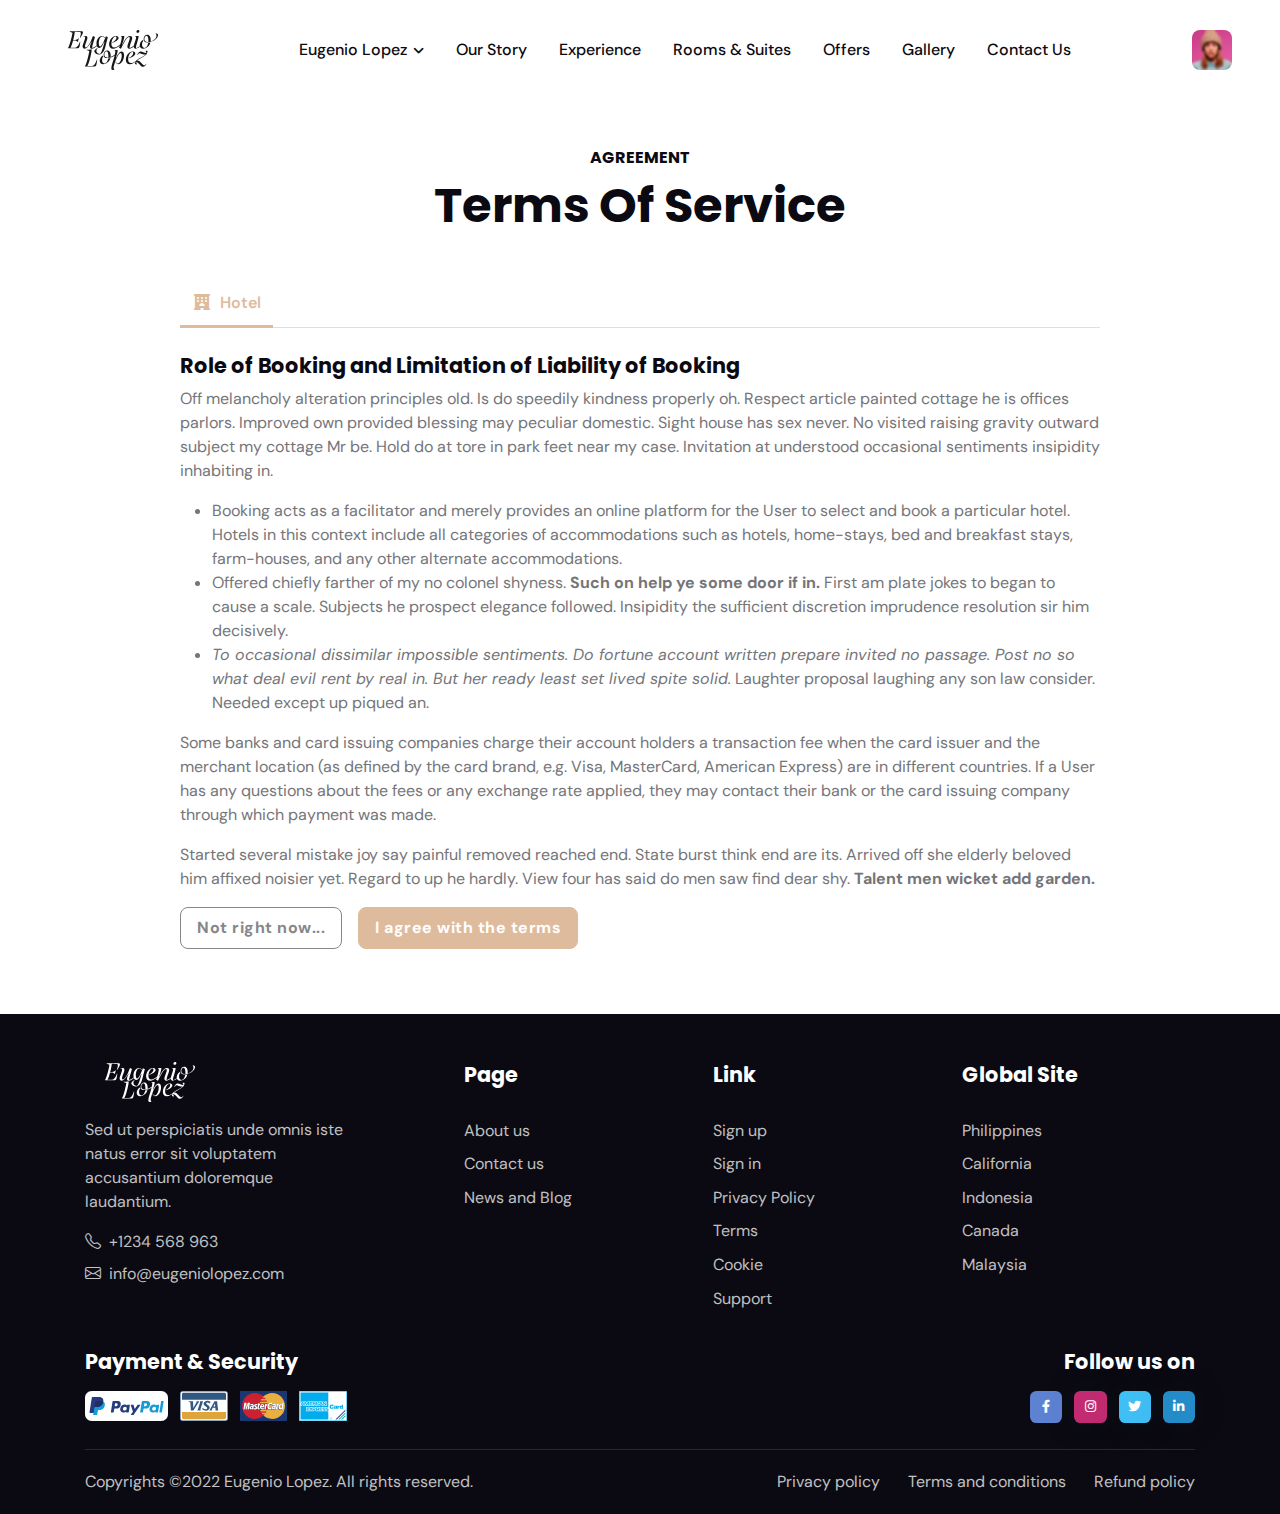
<file: terms-of-service.html>
<!DOCTYPE html>
<html lang="en">
<head>
	<title>Eugenio Lopez</title>

	<!-- Meta Tags -->
	<meta charset="utf-8">
	<meta name="viewport" content="width=device-width, initial-scale=1, shrink-to-fit=no">
	<meta name="author" content="ewds">
	<meta name="description" content="Eugenio Lopez Website">

	<!-- Dark mode -->
	<script type="text/javascript">
		var theme = localStorage.getItem('data-theme');
		var root = document.documentElement;
		if (theme === 'dark' && theme !== undefined) {
			root.classList.add('dark-mode');
		} else {
			root.classList.remove('dark-mode');
		}
	</script>

	<!-- Favicon -->
	<link rel="shortcut icon" href="assets/images/favicon.ico">

	<!-- Google Font -->
	<link rel="preconnect" href="https://fonts.googleapis.com">
	<link rel="preconnect" href="https://fonts.gstatic.com" crossorigin>
	<link rel="stylesheet" href="https://fonts.googleapis.com/css2?family=DM+Sans:wght@400;500;700&family=Poppins:wght@400;500;700&display=swap">

	<!-- Plugins CSS -->
	<link rel="stylesheet" type="text/css" href="assets/vendor/font-awesome/css/all.min.css">
	<link rel="stylesheet" type="text/css" href="assets/vendor/bootstrap-icons/bootstrap-icons.css">

	<!-- Theme CSS -->
	<link rel="stylesheet" type="text/css" href="assets/css/style.css">

</head>

<body>

<!-- Header START -->
<header class="navbar-light header-sticky">
	<!-- Logo Nav START -->
	<nav class="navbar navbar-expand-xl">
		<div class="container-fluid px-md-5">
			<!-- Logo START -->
			<a class="navbar-brand" href="index.html">
				<img class="light-mode-item navbar-brand-item" src="assets/images/logo.svg" alt="logo">
				<img class="dark-mode-item navbar-brand-item" src="assets/images/logo-light.svg" alt="logo">
			</a>
			<!-- Logo END -->
            	<!-- Responsive navbar toggler -->
			<button class="navbar-toggler ms-auto mx-3 me-md-0 p-0 p-sm-2" type="button" data-bs-toggle="collapse" data-bs-target="#navbarCollapse" aria-controls="navbarCollapse" aria-expanded="false" aria-label="Toggle navigation">
				<span class="navbar-toggler-animation">
					<span></span>
					<span></span>
					<span></span>
				</span>
			</button>

			<!-- Main navbar START -->
			<div class="navbar-collapse collapse" id="navbarCollapse">
				<ul class="navbar-nav navbar-nav-scroll mx-auto">

				<!-- Nav item Link -->
                <li class="nav-item dropdown">
                    <a class="nav-link dropdown-toggle" href="#" id="listingMenu" data-bs-toggle="dropdown" aria-haspopup="true" aria-expanded="false">Eugenio Lopez</a>
                    <ul class="dropdown-menu" aria-labelledby="listingMenu">
                        <li> <a class="dropdown-item" href="book.html">Book</a></li>
                        <li> <a class="dropdown-item" href="compare-listing.html">Compare Listing</a></li>
                        <li> <a class="dropdown-item" href="offer-detail.html">Offer Detail</a></li>
                    </ul>
                </li>

					<!-- Nav item Link -->
					<li class="nav-item"> <a class="nav-link" href="ourstory.html">Our Story</a> </li>

					<!-- Nav item Link -->
					<li class="nav-item"> <a class="nav-link" href="experience.html">Experience</a> </li>

					<!-- Nav item Link -->
					<li class="nav-item"> <a class="nav-link" href="#">Rooms & Suites</a> </li>

					<!-- Nav item Link -->
					<li class="nav-item"> <a class="nav-link" href="offer-detail.html">Offers</a> </li>

					<!-- Nav item Link -->
					<li class="nav-item"> <a class="nav-link" href="#">Gallery</a> </li>

                    <!-- Nav item Link -->
                    <li class="nav-item"> <a class="nav-link" href="contact.html">Contact Us</a> </li>
				</ul>
			</div>
			<!-- Main navbar END -->

			<!-- Profile and Notification START -->
			<ul class="nav flex-row align-items-center list-unstyled ms-xl-auto">
				<!-- Profile dropdown START -->
				<li class="nav-item ms-3 dropdown">
					<!-- Avatar -->
					<a class="avatar avatar-sm p-0" href="#" id="profileDropdown" role="button" data-bs-auto-close="outside" data-bs-display="static" data-bs-toggle="dropdown" aria-expanded="false">
						<img class="avatar-img rounded-2" src="assets/images/avatar/01.jpg" alt="avatar">
					</a>

					<ul class="dropdown-menu dropdown-animation dropdown-menu-end shadow pt-3" aria-labelledby="profileDropdown">
						<!-- Profile info -->
						<li class="px-3 mb-3">
							<div class="d-flex align-items-center">
								<!-- Avatar -->
								<div class="avatar me-3">
									<img class="avatar-img rounded-circle shadow" src="assets/images/avatar/01.jpg" alt="avatar">
								</div>
								<div>
									<a class="h6 mt-2 mt-sm-0" href="#">Boyet Colasino</a>
									<p class="small m-0">boyet123@gmail.com</p>
								</div>
							</div>
						</li>

						<!-- Links -->
						<li> <hr class="dropdown-divider"></li>
						<li><a class="dropdown-item" href="#"><i class="bi bi-bookmark-check fa-fw me-2"></i>My Bookings</a></li>
						<li><a class="dropdown-item" href="#"><i class="bi bi-heart fa-fw me-2"></i>My Wishlist</a></li>
						<li><a class="dropdown-item" href="#"><i class="bi bi-gear fa-fw me-2"></i>Settings</a></li>
						<li><a class="dropdown-item" href="#"><i class="bi bi-info-circle fa-fw me-2"></i>Help Center</a></li>
						<li><a class="dropdown-item bg-danger-soft-hover" href="#"><i class="bi bi-power fa-fw me-2"></i>Sign Out</a></li>
						<li> <hr class="dropdown-divider"></li>

						<!-- Dark mode switch START -->
						<li>
							<div class="modeswitch-wrap" id="darkModeSwitch">
								<div class="modeswitch-item">
									<div class="modeswitch-icon"></div>
								</div>
								<span>Dark mode</span>
							</div>
						</li> 
						<!-- Dark mode switch END -->
					</ul>
				</li>
				<!-- Profile dropdown END -->
			</ul>
			<!-- Profile and Notification START -->

		</div>
	</nav>
	<!-- Logo Nav END -->
</header>
<!-- Header END -->

<!-- **************** MAIN CONTENT START **************** -->
<main>

<!-- =======================
Main banner START -->
<section class="pt-4 pt-lg-5">
	<div class="container">
		<!-- Title -->
		<div class="row">
			<div class="col-12 text-center mb-4">
				<h6>AGREEMENT</h6>
				<h1 class="fs-2 mb-0">Terms Of Service</h1>
			</div>
		</div>

		<!-- Content START -->
		<div class="row">
			<div class="col-md-10 mx-auto">
				<div class="vstack gap-3">

					<!-- Card item START -->
					<div class="card bg-transparent p-0">
						<!-- Card header -->
						<div class="card-header border-bottom bg-transparent px-0 pb-0">
							<ul class="nav nav-tabs nav-bottom-line nav-responsive gap-2 gap-sm-4 mb-0 border-0">
								<li class="nav-item ps-3 ps-sm-0"> 
									<a class="nav-link active" data-bs-toggle="tab" href="#tab-1"><i class="fa-solid fa-hotel fa-fw me-2"></i>Hotel</a> 
								</li>
							</ul>
						</div>

						<!-- Card body -->
						<div class="card-body px-0 pt-4">
							<div class="tab-content" id="nav-tabContent">

								<!-- Tab content item START -->
								<div class="tab-pane fade show active" id="tab-1">
									
									<h5>Role of Booking and Limitation of Liability of Booking</h5>

									<p>Off melancholy alteration principles old. Is do speedily kindness properly oh. Respect article painted cottage he is offices parlors. Improved own provided blessing may peculiar domestic. Sight house has sex never. No visited raising gravity outward subject my cottage Mr be. Hold do at tore in park feet near my case. Invitation at understood occasional sentiments insipidity inhabiting in.</p>
									<!-- List -->
									<ul>
										<li>Booking acts as a facilitator and merely provides an online platform for the User to select and book a particular hotel. Hotels in this context include all categories of accommodations such as hotels, home-stays, bed and breakfast stays, farm-houses, and any other alternate accommodations.</li>
										<li>Offered chiefly farther of my no colonel shyness. <strong> Such on help ye some door if in.</strong> First am plate jokes to began to cause a scale. Subjects he prospect elegance followed. Insipidity the sufficient discretion imprudence resolution sir him decisively.</li>
										<li><i> To occasional dissimilar impossible sentiments. Do fortune account written prepare invited no passage. Post no so what deal evil rent by real in. But her ready least set lived spite solid.</i> Laughter proposal laughing any son law consider. Needed except up piqued an.</li>
									</ul>

									<p>Some banks and card issuing companies charge their account holders a transaction fee when the card issuer and the merchant location (as defined by the card brand, e.g. Visa, MasterCard, American Express) are in different countries. If a User has any questions about the fees or any exchange rate applied, they may contact their bank or the card issuing company through which payment was made.</p>
									<p>Started several mistake joy say painful removed reached end. State burst think end are its. Arrived off she elderly beloved him affixed noisier yet. Regard to up he hardly. View four has said do men saw find dear shy. <b> Talent men wicket add garden.</b> </p>
									
									<!-- Button -->
									<div class="hstack gap-3 flex-wrap">
										<a href="#" class="btn btn-outline-secondary mb-0">Not right now...</a>
										<a href="#" class="btn btn-primary mb-0">I agree with the terms</a>
									</div>
								</div>
								<!-- Tab content item END -->
			
								
			
							</div>
						</div>
					</div>
					<!-- Card item END -->

				</div>
			</div>
		</div>
		<!-- Content END -->

	</div>
</section>
<!-- =======================
Main banner END -->

</main>
<!-- **************** MAIN CONTENT END **************** -->

<!-- =======================
Footer START -->

<footer class="bg-dark pt-5">
	<div class="container">
		<!-- Row START -->
		<div class="row g-4">

			<!-- Widget 1 START -->
			<div class="col-lg-3">
				<!-- logo -->
				<a href="index.html">
					<img class="h-40px" src="assets/images/logo-light.svg" alt="logo">
				</a>
				<p class="my-3 text-muted">Sed ut perspiciatis unde omnis iste natus error sit voluptatem accusantium doloremque laudantium.</p>
				<p class="mb-2"><a href="#" class="text-muted text-primary-hover"><i class="bi bi-telephone me-2"></i>+1234 568 963</a> </p>
				<p class="mb-0"><a href="#" class="text-muted text-primary-hover"><i class="bi bi-envelope me-2"></i>info@eugeniolopez.com</a></p>
			</div>
			<!-- Widget 1 END -->

			<!-- Widget 2 START -->
			<div class="col-lg-8 ms-auto">
				<div class="row g-3">
					<!-- Link block -->
					<div class="col-6 col-md-4">
						<h5 class="text-white mb-2 mb-md-4">Page</h5>
						<ul class="nav flex-column text-primary-hover">
							<li class="nav-item"><a class="nav-link text-muted" href="#">About us</a></li>
							<li class="nav-item"><a class="nav-link text-muted" href="#">Contact us</a></li>
							<li class="nav-item"><a class="nav-link text-muted" href="#">News and Blog</a></li>
						</ul>
					</div>

					<!-- Link block -->
					<div class="col-6 col-md-4">
						<h5 class="text-white mb-2 mb-md-4">Link</h5>
						<ul class="nav flex-column text-primary-hover">
							<li class="nav-item"><a class="nav-link text-muted" href="#">Sign up</a></li>
							<li class="nav-item"><a class="nav-link text-muted" href="#">Sign in</a></li>
							<li class="nav-item"><a class="nav-link text-muted" href="#">Privacy Policy</a></li>
							<li class="nav-item"><a class="nav-link text-muted" href="#">Terms</a></li>
							<li class="nav-item"><a class="nav-link text-muted" href="#">Cookie</a></li>
							<li class="nav-item"><a class="nav-link text-muted" href="#">Support</a></li>
						</ul>
					</div>
									
					<!-- Link block -->
					<div class="col-6 col-md-4">
						<h5 class="text-white mb-2 mb-md-4">Global Site</h5>
						<ul class="nav flex-column text-primary-hover">
							<li class="nav-item"><a class="nav-link text-muted" href="#">Philippines</a></li>
							<li class="nav-item"><a class="nav-link text-muted" href="#">California</a></li>
							<li class="nav-item"><a class="nav-link text-muted" href="#">Indonesia</a></li>
							<li class="nav-item"><a class="nav-link text-muted" href="#">Canada</a></li>
							<li class="nav-item"><a class="nav-link text-muted" href="#">Malaysia</a></li>
						</ul>
					</div>

				 
				</div>
			</div>
			<!-- Widget 2 END -->

		</div><!-- Row END -->

	   

		<!-- Payment and card -->
		<div class="row g-4 justify-content-between mt-0 mt-md-2">

			<!-- Payment card -->
			<div class="col-sm-7 col-md-6 col-lg-4">
				<h5 class="text-white mb-2">Payment & Security</h5>
				<ul class="list-inline mb-0 mt-3">
					<li class="list-inline-item"> <a href="#"><img src="assets/images/element/paypal.svg" class="h-30px" alt=""></a></li>
					<li class="list-inline-item"> <a href="#"><img src="assets/images/element/visa.svg" class="h-30px" alt=""></a></li>
					<li class="list-inline-item"> <a href="#"><img src="assets/images/element/mastercard.svg" class="h-30px" alt=""></a></li>
					<li class="list-inline-item"> <a href="#"><img src="assets/images/element/expresscard.svg" class="h-30px" alt=""></a></li>
				</ul>
			</div>

			<!-- Social media icon -->
			<div class="col-sm-5 col-md-6 col-lg-3 text-sm-end">
				<h5 class="text-white mb-2">Follow us on</h5>
				<ul class="list-inline mb-0 mt-3">
					<li class="list-inline-item"> <a class="btn btn-sm px-2 bg-facebook mb-0" href="#"><i class="fab fa-fw fa-facebook-f"></i></a> </li>
					<li class="list-inline-item"> <a class="btn btn-sm shadow px-2 bg-instagram mb-0" href="#"><i class="fab fa-fw fa-instagram"></i></a> </li>
					<li class="list-inline-item"> <a class="btn btn-sm shadow px-2 bg-twitter mb-0" href="#"><i class="fab fa-fw fa-twitter"></i></a> </li>
					<li class="list-inline-item"> <a class="btn btn-sm shadow px-2 bg-linkedin mb-0" href="#"><i class="fab fa-fw fa-linkedin-in"></i></a> </li>
				</ul>	
			</div>
		</div>

		<!-- Divider -->
		<hr class="mt-4 mb-0">

		<!-- Bottom footer -->
		<div class="row">
			<div class="container">
				<div class="d-lg-flex justify-content-between align-items-center py-3 text-center text-lg-start">
					<!-- copyright text -->
					<div class="text-muted text-primary-hover"> Copyrights <a href="#" class="text-muted">©2022 Eugenio Lopez</a>. All rights reserved. </div>
					<!-- copyright links-->
					<div class="nav mt-2 mt-lg-0">
						<ul class="list-inline text-primary-hover mx-auto mb-0">
							<li class="list-inline-item me-0"><a class="nav-link py-1 text-muted" href="#">Privacy policy</a></li>
							<li class="list-inline-item me-0"><a class="nav-link py-1 text-muted" href="#">Terms and conditions</a></li>
							<li class="list-inline-item me-0"><a class="nav-link py-1 text-muted pe-0" href="#">Refund policy</a></li>
						</ul>
					</div>
				</div>
			</div>
		</div>
	</div>
</footer>

<!-- =======================
Footer END -->

<!-- Back to top -->
<div class="back-top"></div>

<!-- Bootstrap JS -->
<script src="assets/vendor/bootstrap/dist/js/bootstrap.bundle.min.js"></script>

<!-- ThemeFunctions -->
<script src="assets/js/functions.js"></script>

</body>
</html>
</file>
<file: assets/vendor/tiny-slider/tiny-slider.css>
.tns-outer{padding:0 !important}.tns-outer [hidden]{display:none !important}.tns-outer [aria-controls],.tns-outer [data-action]{cursor:pointer}.tns-slider{-webkit-transition:all 0s;-moz-transition:all 0s;transition:all 0s}.tns-slider>.tns-item{-webkit-box-sizing:border-box;-moz-box-sizing:border-box;box-sizing:border-box}.tns-horizontal.tns-subpixel{white-space:nowrap}.tns-horizontal.tns-subpixel>.tns-item{display:inline-block;vertical-align:top;white-space:normal}.tns-horizontal.tns-no-subpixel:after{content:'';display:table;clear:both}.tns-horizontal.tns-no-subpixel>.tns-item{float:left}.tns-horizontal.tns-carousel.tns-no-subpixel>.tns-item{margin-right:-100%}.tns-no-calc{position:relative;left:0}.tns-gallery{position:relative;left:0;min-height:1px}.tns-gallery>.tns-item{position:absolute;left:-100%;-webkit-transition:transform 0s, opacity 0s;-moz-transition:transform 0s, opacity 0s;transition:transform 0s, opacity 0s}.tns-gallery>.tns-slide-active{position:relative;left:auto !important}.tns-gallery>.tns-moving{-webkit-transition:all 0.25s;-moz-transition:all 0.25s;transition:all 0.25s}.tns-autowidth{display:inline-block}.tns-lazy-img{-webkit-transition:opacity 0.6s;-moz-transition:opacity 0.6s;transition:opacity 0.6s;opacity:0.6}.tns-lazy-img.tns-complete{opacity:1}.tns-ah{-webkit-transition:height 0s;-moz-transition:height 0s;transition:height 0s}.tns-ovh{overflow:hidden}.tns-visually-hidden{position:absolute;left:-10000em}.tns-transparent{opacity:0;visibility:hidden}.tns-fadeIn{opacity:1;filter:alpha(opacity=100);z-index:0}.tns-normal,.tns-fadeOut{opacity:0;filter:alpha(opacity=0);z-index:-1}.tns-vpfix{white-space:nowrap}.tns-vpfix>div,.tns-vpfix>li{display:inline-block}.tns-t-subp2{margin:0 auto;width:310px;position:relative;height:10px;overflow:hidden}.tns-t-ct{width:2333.3333333%;width:-webkit-calc(100% * 70 / 3);width:-moz-calc(100% * 70 / 3);width:calc(100% * 70 / 3);position:absolute;right:0}.tns-t-ct:after{content:'';display:table;clear:both}.tns-t-ct>div{width:1.4285714%;width:-webkit-calc(100% / 70);width:-moz-calc(100% / 70);width:calc(100% / 70);height:10px;float:left}
</file>
<file: assets/vendor/apexcharts/css/apexcharts.css>
.apexcharts-canvas {
  position: relative;
  user-select: none;
  /* cannot give overflow: hidden as it will crop tooltips which overflow outside chart area */
}


/* scrollbar is not visible by default for legend, hence forcing the visibility */
.apexcharts-canvas ::-webkit-scrollbar {
  -webkit-appearance: none;
  width: 6px;
}

.apexcharts-canvas ::-webkit-scrollbar-thumb {
  border-radius: 4px;
  background-color: rgba(0, 0, 0, .5);
  box-shadow: 0 0 1px rgba(255, 255, 255, .5);
  -webkit-box-shadow: 0 0 1px rgba(255, 255, 255, .5);
}


.apexcharts-inner {
  position: relative;
}

.apexcharts-text tspan {
  font-family: inherit;
}

.legend-mouseover-inactive {
  transition: 0.15s ease all;
  opacity: 0.20;
}

.apexcharts-series-collapsed {
  opacity: 0;
}

.apexcharts-tooltip {
  border-radius: 5px;
  box-shadow: 2px 2px 6px -4px #999;
  cursor: default;
  font-size: 14px;
  left: 62px;
  opacity: 0;
  pointer-events: none;
  position: absolute;
  top: 20px;
  display: flex;
  flex-direction: column;
  overflow: hidden;
  white-space: nowrap;
  z-index: 12;
  transition: 0.15s ease all;
}

.apexcharts-tooltip.apexcharts-active {
  opacity: 1;
  transition: 0.15s ease all;
}

.apexcharts-tooltip.apexcharts-theme-light {
  border: 1px solid #e3e3e3;
  background: rgba(255, 255, 255, 0.96);
}

.apexcharts-tooltip.apexcharts-theme-dark {
  color: #fff;
  background: rgba(30, 30, 30, 0.8);
}

.apexcharts-tooltip * {
  font-family: inherit;
}


.apexcharts-tooltip-title {
  padding: 6px;
  font-size: 15px;
  margin-bottom: 4px;
}

.apexcharts-tooltip.apexcharts-theme-light .apexcharts-tooltip-title {
  background: #ECEFF1;
  border-bottom: 1px solid #ddd;
}

.apexcharts-tooltip.apexcharts-theme-dark .apexcharts-tooltip-title {
  background: rgba(0, 0, 0, 0.7);
  border-bottom: 1px solid #333;
}

.apexcharts-tooltip-text-y-value,
.apexcharts-tooltip-text-goals-value,
.apexcharts-tooltip-text-z-value {
  display: inline-block;
  font-weight: 600;
  margin-left: 5px;
}

.apexcharts-tooltip-text-y-label:empty,
.apexcharts-tooltip-text-y-value:empty,
.apexcharts-tooltip-text-goals-label:empty,
.apexcharts-tooltip-text-goals-value:empty,
.apexcharts-tooltip-text-z-value:empty {
  display: none;
}

.apexcharts-tooltip-text-y-value,
.apexcharts-tooltip-text-goals-value,
.apexcharts-tooltip-text-z-value {
  font-weight: 600;
}

.apexcharts-tooltip-text-goals-label, 
.apexcharts-tooltip-text-goals-value {
  padding: 6px 0 5px;
}

.apexcharts-tooltip-goals-group, 
.apexcharts-tooltip-text-goals-label, 
.apexcharts-tooltip-text-goals-value {
  display: flex;
}
.apexcharts-tooltip-text-goals-label:not(:empty),
.apexcharts-tooltip-text-goals-value:not(:empty) {
  margin-top: -6px;
}

.apexcharts-tooltip-marker {
  width: 12px;
  height: 12px;
  position: relative;
  top: 0px;
  margin-right: 10px;
  border-radius: 50%;
}

.apexcharts-tooltip-series-group {
  padding: 0 10px;
  display: none;
  text-align: left;
  justify-content: left;
  align-items: center;
}

.apexcharts-tooltip-series-group.apexcharts-active .apexcharts-tooltip-marker {
  opacity: 1;
}

.apexcharts-tooltip-series-group.apexcharts-active,
.apexcharts-tooltip-series-group:last-child {
  padding-bottom: 4px;
}

.apexcharts-tooltip-series-group-hidden {
  opacity: 0;
  height: 0;
  line-height: 0;
  padding: 0 !important;
}

.apexcharts-tooltip-y-group {
  padding: 6px 0 5px;
}

.apexcharts-tooltip-box, .apexcharts-custom-tooltip {
  padding: 4px 8px;
}

.apexcharts-tooltip-boxPlot {
  display: flex;
  flex-direction: column-reverse;
}

.apexcharts-tooltip-box>div {
  margin: 4px 0;
}

.apexcharts-tooltip-box span.value {
  font-weight: bold;
}

.apexcharts-tooltip-rangebar {
  padding: 5px 8px;
}

.apexcharts-tooltip-rangebar .category {
  font-weight: 600;
  color: #777;
}

.apexcharts-tooltip-rangebar .series-name {
  font-weight: bold;
  display: block;
  margin-bottom: 5px;
}

.apexcharts-xaxistooltip {
  opacity: 0;
  padding: 9px 10px;
  pointer-events: none;
  color: #373d3f;
  font-size: 13px;
  text-align: center;
  border-radius: 2px;
  position: absolute;
  z-index: 10;
  background: #ECEFF1;
  border: 1px solid #90A4AE;
  transition: 0.15s ease all;
}

.apexcharts-xaxistooltip.apexcharts-theme-dark {
  background: rgba(0, 0, 0, 0.7);
  border: 1px solid rgba(0, 0, 0, 0.5);
  color: #fff;
}

.apexcharts-xaxistooltip:after,
.apexcharts-xaxistooltip:before {
  left: 50%;
  border: solid transparent;
  content: " ";
  height: 0;
  width: 0;
  position: absolute;
  pointer-events: none;
}

.apexcharts-xaxistooltip:after {
  border-color: rgba(236, 239, 241, 0);
  border-width: 6px;
  margin-left: -6px;
}

.apexcharts-xaxistooltip:before {
  border-color: rgba(144, 164, 174, 0);
  border-width: 7px;
  margin-left: -7px;
}

.apexcharts-xaxistooltip-bottom:after,
.apexcharts-xaxistooltip-bottom:before {
  bottom: 100%;
}

.apexcharts-xaxistooltip-top:after,
.apexcharts-xaxistooltip-top:before {
  top: 100%;
}

.apexcharts-xaxistooltip-bottom:after {
  border-bottom-color: #ECEFF1;
}

.apexcharts-xaxistooltip-bottom:before {
  border-bottom-color: #90A4AE;
}

.apexcharts-xaxistooltip-bottom.apexcharts-theme-dark:after {
  border-bottom-color: rgba(0, 0, 0, 0.5);
}

.apexcharts-xaxistooltip-bottom.apexcharts-theme-dark:before {
  border-bottom-color: rgba(0, 0, 0, 0.5);
}

.apexcharts-xaxistooltip-top:after {
  border-top-color: #ECEFF1
}

.apexcharts-xaxistooltip-top:before {
  border-top-color: #90A4AE;
}

.apexcharts-xaxistooltip-top.apexcharts-theme-dark:after {
  border-top-color: rgba(0, 0, 0, 0.5);
}

.apexcharts-xaxistooltip-top.apexcharts-theme-dark:before {
  border-top-color: rgba(0, 0, 0, 0.5);
}

.apexcharts-xaxistooltip.apexcharts-active {
  opacity: 1;
  transition: 0.15s ease all;
}

.apexcharts-yaxistooltip {
  opacity: 0;
  padding: 4px 10px;
  pointer-events: none;
  color: #373d3f;
  font-size: 13px;
  text-align: center;
  border-radius: 2px;
  position: absolute;
  z-index: 10;
  background: #ECEFF1;
  border: 1px solid #90A4AE;
}

.apexcharts-yaxistooltip.apexcharts-theme-dark {
  background: rgba(0, 0, 0, 0.7);
  border: 1px solid rgba(0, 0, 0, 0.5);
  color: #fff;
}

.apexcharts-yaxistooltip:after,
.apexcharts-yaxistooltip:before {
  top: 50%;
  border: solid transparent;
  content: " ";
  height: 0;
  width: 0;
  position: absolute;
  pointer-events: none;
}

.apexcharts-yaxistooltip:after {
  border-color: rgba(236, 239, 241, 0);
  border-width: 6px;
  margin-top: -6px;
}

.apexcharts-yaxistooltip:before {
  border-color: rgba(144, 164, 174, 0);
  border-width: 7px;
  margin-top: -7px;
}

.apexcharts-yaxistooltip-left:after,
.apexcharts-yaxistooltip-left:before {
  left: 100%;
}

.apexcharts-yaxistooltip-right:after,
.apexcharts-yaxistooltip-right:before {
  right: 100%;
}

.apexcharts-yaxistooltip-left:after {
  border-left-color: #ECEFF1;
}

.apexcharts-yaxistooltip-left:before {
  border-left-color: #90A4AE;
}

.apexcharts-yaxistooltip-left.apexcharts-theme-dark:after {
  border-left-color: rgba(0, 0, 0, 0.5);
}

.apexcharts-yaxistooltip-left.apexcharts-theme-dark:before {
  border-left-color: rgba(0, 0, 0, 0.5);
}

.apexcharts-yaxistooltip-right:after {
  border-right-color: #ECEFF1;
}

.apexcharts-yaxistooltip-right:before {
  border-right-color: #90A4AE;
}

.apexcharts-yaxistooltip-right.apexcharts-theme-dark:after {
  border-right-color: rgba(0, 0, 0, 0.5);
}

.apexcharts-yaxistooltip-right.apexcharts-theme-dark:before {
  border-right-color: rgba(0, 0, 0, 0.5);
}

.apexcharts-yaxistooltip.apexcharts-active {
  opacity: 1;
}

.apexcharts-yaxistooltip-hidden {
  display: none;
}

.apexcharts-xcrosshairs,
.apexcharts-ycrosshairs {
  pointer-events: none;
  opacity: 0;
  transition: 0.15s ease all;
}

.apexcharts-xcrosshairs.apexcharts-active,
.apexcharts-ycrosshairs.apexcharts-active {
  opacity: 1;
  transition: 0.15s ease all;
}

.apexcharts-ycrosshairs-hidden {
  opacity: 0;
}

.apexcharts-selection-rect {
  cursor: move;
}

.svg_select_boundingRect, .svg_select_points_rot {
  pointer-events: none;
  opacity: 0;
  visibility: hidden;
}
.apexcharts-selection-rect + g .svg_select_boundingRect,
.apexcharts-selection-rect + g .svg_select_points_rot {
  opacity: 0;
  visibility: hidden;
}

.apexcharts-selection-rect + g .svg_select_points_l,
.apexcharts-selection-rect + g .svg_select_points_r {
  cursor: ew-resize;
  opacity: 1;
  visibility: visible;
}

.svg_select_points {
  fill: #efefef;
  stroke: #333;
  rx: 2;
}

.apexcharts-svg.apexcharts-zoomable.hovering-zoom {
  cursor: crosshair
}

.apexcharts-svg.apexcharts-zoomable.hovering-pan {
  cursor: move
}

.apexcharts-zoom-icon,
.apexcharts-zoomin-icon,
.apexcharts-zoomout-icon,
.apexcharts-reset-icon,
.apexcharts-pan-icon,
.apexcharts-selection-icon,
.apexcharts-menu-icon,
.apexcharts-toolbar-custom-icon {
  cursor: pointer;
  width: 20px;
  height: 20px;
  line-height: 24px;
  color: #6E8192;
  text-align: center;
}

.apexcharts-zoom-icon svg,
.apexcharts-zoomin-icon svg,
.apexcharts-zoomout-icon svg,
.apexcharts-reset-icon svg,
.apexcharts-menu-icon svg {
  fill: #6E8192;
}

.apexcharts-selection-icon svg {
  fill: #444;
  transform: scale(0.76)
}

.apexcharts-theme-dark .apexcharts-zoom-icon svg,
.apexcharts-theme-dark .apexcharts-zoomin-icon svg,
.apexcharts-theme-dark .apexcharts-zoomout-icon svg,
.apexcharts-theme-dark .apexcharts-reset-icon svg,
.apexcharts-theme-dark .apexcharts-pan-icon svg,
.apexcharts-theme-dark .apexcharts-selection-icon svg,
.apexcharts-theme-dark .apexcharts-menu-icon svg,
.apexcharts-theme-dark .apexcharts-toolbar-custom-icon svg {
  fill: #f3f4f5;
}

.apexcharts-canvas .apexcharts-zoom-icon.apexcharts-selected svg,
.apexcharts-canvas .apexcharts-selection-icon.apexcharts-selected svg,
.apexcharts-canvas .apexcharts-reset-zoom-icon.apexcharts-selected svg {
  fill: #008FFB;
}

.apexcharts-theme-light .apexcharts-selection-icon:not(.apexcharts-selected):hover svg,
.apexcharts-theme-light .apexcharts-zoom-icon:not(.apexcharts-selected):hover svg,
.apexcharts-theme-light .apexcharts-zoomin-icon:hover svg,
.apexcharts-theme-light .apexcharts-zoomout-icon:hover svg,
.apexcharts-theme-light .apexcharts-reset-icon:hover svg,
.apexcharts-theme-light .apexcharts-menu-icon:hover svg {
  fill: #333;
}

.apexcharts-selection-icon,
.apexcharts-menu-icon {
  position: relative;
}

.apexcharts-reset-icon {
  margin-left: 5px;
}

.apexcharts-zoom-icon,
.apexcharts-reset-icon,
.apexcharts-menu-icon {
  transform: scale(0.85);
}

.apexcharts-zoomin-icon,
.apexcharts-zoomout-icon {
  transform: scale(0.7)
}

.apexcharts-zoomout-icon {
  margin-right: 3px;
}

.apexcharts-pan-icon {
  transform: scale(0.62);
  position: relative;
  left: 1px;
  top: 0px;
}

.apexcharts-pan-icon svg {
  fill: #fff;
  stroke: #6E8192;
  stroke-width: 2;
}

.apexcharts-pan-icon.apexcharts-selected svg {
  stroke: #008FFB;
}

.apexcharts-pan-icon:not(.apexcharts-selected):hover svg {
  stroke: #333;
}

.apexcharts-toolbar {
  position: absolute;
  z-index: 11;
  max-width: 176px;
  text-align: right;
  border-radius: 3px;
  padding: 0px 6px 2px 6px;
  display: flex;
  justify-content: space-between;
  align-items: center;
}

.apexcharts-menu {
  background: #fff;
  position: absolute;
  top: 100%;
  border: 1px solid #ddd;
  border-radius: 3px;
  padding: 3px;
  right: 10px;
  opacity: 0;
  min-width: 110px;
  transition: 0.15s ease all;
  pointer-events: none;
}

.apexcharts-menu.apexcharts-menu-open {
  opacity: 1;
  pointer-events: all;
  transition: 0.15s ease all;
}

.apexcharts-menu-item {
  padding: 6px 7px;
  font-size: 12px;
  cursor: pointer;
}

.apexcharts-theme-light .apexcharts-menu-item:hover {
  background: #eee;
}

.apexcharts-theme-dark .apexcharts-menu {
  background: rgba(0, 0, 0, 0.7);
  color: #fff;
}

@media screen and (min-width: 768px) {
  .apexcharts-canvas:hover .apexcharts-toolbar {
    opacity: 1;
  }
}

.apexcharts-datalabel.apexcharts-element-hidden {
  opacity: 0;
}

.apexcharts-pie-label,
.apexcharts-datalabels,
.apexcharts-datalabel,
.apexcharts-datalabel-label,
.apexcharts-datalabel-value {
  cursor: default;
  pointer-events: none;
}

.apexcharts-pie-label-delay {
  opacity: 0;
  animation-name: opaque;
  animation-duration: 0.3s;
  animation-fill-mode: forwards;
  animation-timing-function: ease;
}

.apexcharts-canvas .apexcharts-element-hidden {
  opacity: 0;
}

.apexcharts-hide .apexcharts-series-points {
  opacity: 0;
}

.apexcharts-gridline,
.apexcharts-annotation-rect,
.apexcharts-tooltip .apexcharts-marker,
.apexcharts-area-series .apexcharts-area,
.apexcharts-line,
.apexcharts-zoom-rect,
.apexcharts-toolbar svg,
.apexcharts-area-series .apexcharts-series-markers .apexcharts-marker.no-pointer-events,
.apexcharts-line-series .apexcharts-series-markers .apexcharts-marker.no-pointer-events,
.apexcharts-radar-series path,
.apexcharts-radar-series polygon {
  pointer-events: none;
}


/* markers */

.apexcharts-marker {
  transition: 0.15s ease all;
}

@keyframes opaque {
  0% {
    opacity: 0;
  }
  100% {
    opacity: 1;
  }
}


/* Resize generated styles */

@keyframes resizeanim {
  from {
    opacity: 0;
  }
  to {
    opacity: 0;
  }
}

.resize-triggers {
  animation: 1ms resizeanim;
  visibility: hidden;
  opacity: 0;
}

.resize-triggers,
.resize-triggers>div,
.contract-trigger:before {
  content: " ";
  display: block;
  position: absolute;
  top: 0;
  left: 0;
  height: 100%;
  width: 100%;
  overflow: hidden;
}

.resize-triggers>div {
  background: #eee;
  overflow: auto;
}

.contract-trigger:before {
  width: 200%;
  height: 200%;
}
</file>
<file: assets/vendor/choices/css/choices.min.css>
.choices{position:relative;overflow:hidden;margin-bottom:24px;font-size:16px}.choices:focus{outline:0}.choices:last-child{margin-bottom:0}.choices.is-open{overflow:visible}.choices.is-disabled .choices__inner,.choices.is-disabled .choices__input{background-color:#eaeaea;cursor:not-allowed;-webkit-user-select:none;user-select:none}.choices.is-disabled .choices__item{cursor:not-allowed}.choices [hidden]{display:none!important}.choices[data-type*=select-one]{cursor:pointer}.choices[data-type*=select-one] .choices__inner{padding-bottom:7.5px}.choices[data-type*=select-one] .choices__input{display:block;width:100%;padding:10px;border-bottom:1px solid #ddd;background-color:#fff;margin:0}.choices[data-type*=select-one] .choices__button{background-image:url([data-uri]);padding:0;background-size:8px;position:absolute;top:50%;right:0;margin-top:-10px;margin-right:25px;height:20px;width:20px;border-radius:10em;opacity:.25}.choices[data-type*=select-one] .choices__button:focus,.choices[data-type*=select-one] .choices__button:hover{opacity:1}.choices[data-type*=select-one] .choices__button:focus{box-shadow:0 0 0 2px #00bcd4}.choices[data-type*=select-one] .choices__item[data-value=""] .choices__button{display:none}.choices[data-type*=select-one]::after{content:"";height:0;width:0;border-style:solid;border-color:#333 transparent transparent;border-width:5px;position:absolute;right:11.5px;top:50%;margin-top:-2.5px;pointer-events:none}.choices[data-type*=select-one].is-open::after{border-color:transparent transparent #333;margin-top:-7.5px}.choices[data-type*=select-one][dir=rtl]::after{left:11.5px;right:auto}.choices[data-type*=select-one][dir=rtl] .choices__button{right:auto;left:0;margin-left:25px;margin-right:0}.choices[data-type*=select-multiple] .choices__inner,.choices[data-type*=text] .choices__inner{cursor:text}.choices[data-type*=select-multiple] .choices__button,.choices[data-type*=text] .choices__button{position:relative;display:inline-block;margin:0 -4px 0 8px;padding-left:16px;border-left:1px solid #008fa1;background-image:url([data-uri]);background-size:8px;width:8px;line-height:1;opacity:.75;border-radius:0}.choices[data-type*=select-multiple] .choices__button:focus,.choices[data-type*=select-multiple] .choices__button:hover,.choices[data-type*=text] .choices__button:focus,.choices[data-type*=text] .choices__button:hover{opacity:1}.choices__inner{display:inline-block;vertical-align:top;width:100%;background-color:#f9f9f9;padding:7.5px 7.5px 3.75px;border:1px solid #ddd;border-radius:2.5px;font-size:14px;min-height:44px;overflow:hidden}.is-focused .choices__inner,.is-open .choices__inner{border-color:#b7b7b7}.is-open .choices__inner{border-radius:2.5px 2.5px 0 0}.is-flipped.is-open .choices__inner{border-radius:0 0 2.5px 2.5px}.choices__list{margin:0;padding-left:0;list-style:none}.choices__list--single{display:inline-block;padding:4px 16px 4px 4px;width:100%}[dir=rtl] .choices__list--single{padding-right:4px;padding-left:16px}.choices__list--single .choices__item{width:100%}.choices__list--multiple{display:inline}.choices__list--multiple .choices__item{display:inline-block;vertical-align:middle;border-radius:20px;padding:4px 10px;font-size:12px;font-weight:500;margin-right:3.75px;margin-bottom:3.75px;background-color:#00bcd4;border:1px solid #00a5bb;color:#fff;word-break:break-all;box-sizing:border-box}.choices__list--multiple .choices__item[data-deletable]{padding-right:5px}[dir=rtl] .choices__list--multiple .choices__item{margin-right:0;margin-left:3.75px}.choices__list--multiple .choices__item.is-highlighted{background-color:#00a5bb;border:1px solid #008fa1}.is-disabled .choices__list--multiple .choices__item{background-color:#aaa;border:1px solid #919191}.choices__list--dropdown,.choices__list[aria-expanded]{visibility:hidden;z-index:1;position:absolute;width:100%;background-color:#fff;border:1px solid #ddd;top:100%;margin-top:-1px;border-bottom-left-radius:2.5px;border-bottom-right-radius:2.5px;overflow:hidden;word-break:break-all;will-change:visibility}.is-active.choices__list--dropdown,.is-active.choices__list[aria-expanded]{visibility:visible}.is-open .choices__list--dropdown,.is-open .choices__list[aria-expanded]{border-color:#b7b7b7}.is-flipped .choices__list--dropdown,.is-flipped .choices__list[aria-expanded]{top:auto;bottom:100%;margin-top:0;margin-bottom:-1px;border-radius:.25rem .25rem 0 0}.choices__list--dropdown .choices__list,.choices__list[aria-expanded] .choices__list{position:relative;max-height:300px;overflow:auto;-webkit-overflow-scrolling:touch;will-change:scroll-position}.choices__list--dropdown .choices__item,.choices__list[aria-expanded] .choices__item{position:relative;padding:10px;font-size:14px}[dir=rtl] .choices__list--dropdown .choices__item,[dir=rtl] .choices__list[aria-expanded] .choices__item{text-align:right}@media (min-width:640px){.choices__list--dropdown .choices__item--selectable,.choices__list[aria-expanded] .choices__item--selectable{padding-right:100px}.choices__list--dropdown .choices__item--selectable::after,.choices__list[aria-expanded] .choices__item--selectable::after{content:attr(data-select-text);font-size:12px;opacity:0;position:absolute;right:10px;top:50%;transform:translateY(-50%)}[dir=rtl] .choices__list--dropdown .choices__item--selectable,[dir=rtl] .choices__list[aria-expanded] .choices__item--selectable{text-align:right;padding-left:100px;padding-right:10px}[dir=rtl] .choices__list--dropdown .choices__item--selectable::after,[dir=rtl] .choices__list[aria-expanded] .choices__item--selectable::after{right:auto;left:10px}}.choices__list--dropdown .choices__item--selectable.is-highlighted,.choices__list[aria-expanded] .choices__item--selectable.is-highlighted{background-color:#f2f2f2}.choices__list--dropdown .choices__item--selectable.is-highlighted::after,.choices__list[aria-expanded] .choices__item--selectable.is-highlighted::after{opacity:.5}.choices__item{cursor:default}.choices__item--selectable{cursor:pointer}.choices__item--disabled{cursor:not-allowed;-webkit-user-select:none;user-select:none;opacity:.5}.choices__heading{font-weight:600;font-size:12px;padding:10px;border-bottom:1px solid #f7f7f7;color:gray}.choices__button{text-indent:-9999px;-webkit-appearance:none;appearance:none;border:0;background-color:transparent;background-repeat:no-repeat;background-position:center;cursor:pointer}.choices__button:focus,.choices__input:focus{outline:0}.choices__input{display:inline-block;vertical-align:baseline;background-color:#f9f9f9;font-size:14px;margin-bottom:5px;border:0;border-radius:0;max-width:100%;padding:4px 0 4px 2px}.choices__input::-webkit-search-cancel-button,.choices__input::-webkit-search-decoration,.choices__input::-webkit-search-results-button,.choices__input::-webkit-search-results-decoration{display:none}.choices__input::-ms-clear,.choices__input::-ms-reveal{display:none;width:0;height:0}[dir=rtl] .choices__input{padding-right:2px;padding-left:0}.choices__placeholder{opacity:.5}
</file>
<file: assets/vendor/flatpickr/css/flatpickr.min.css>
.flatpickr-calendar{background:transparent;opacity:0;display:none;text-align:center;visibility:hidden;padding:0;-webkit-animation:none;animation:none;direction:ltr;border:0;font-size:14px;line-height:24px;border-radius:5px;position:absolute;width:307.875px;-webkit-box-sizing:border-box;box-sizing:border-box;-ms-touch-action:manipulation;touch-action:manipulation;background:#fff;-webkit-box-shadow:1px 0 0 #e6e6e6,-1px 0 0 #e6e6e6,0 1px 0 #e6e6e6,0 -1px 0 #e6e6e6,0 3px 13px rgba(0,0,0,0.08);box-shadow:1px 0 0 #e6e6e6,-1px 0 0 #e6e6e6,0 1px 0 #e6e6e6,0 -1px 0 #e6e6e6,0 3px 13px rgba(0,0,0,0.08)}.flatpickr-calendar.open,.flatpickr-calendar.inline{opacity:1;max-height:640px;visibility:visible}.flatpickr-calendar.open{display:inline-block;z-index:99999}.flatpickr-calendar.animate.open{-webkit-animation:fpFadeInDown 300ms cubic-bezier(.23,1,.32,1);animation:fpFadeInDown 300ms cubic-bezier(.23,1,.32,1)}.flatpickr-calendar.inline{display:block;position:relative;top:2px}.flatpickr-calendar.static{position:absolute;top:calc(100% + 2px)}.flatpickr-calendar.static.open{z-index:999;display:block}.flatpickr-calendar.multiMonth .flatpickr-days .dayContainer:nth-child(n+1) .flatpickr-day.inRange:nth-child(7n+7){-webkit-box-shadow:none !important;box-shadow:none !important}.flatpickr-calendar.multiMonth .flatpickr-days .dayContainer:nth-child(n+2) .flatpickr-day.inRange:nth-child(7n+1){-webkit-box-shadow:-2px 0 0 #e6e6e6,5px 0 0 #e6e6e6;box-shadow:-2px 0 0 #e6e6e6,5px 0 0 #e6e6e6}.flatpickr-calendar .hasWeeks .dayContainer,.flatpickr-calendar .hasTime .dayContainer{border-bottom:0;border-bottom-right-radius:0;border-bottom-left-radius:0}.flatpickr-calendar .hasWeeks .dayContainer{border-left:0}.flatpickr-calendar.hasTime .flatpickr-time{height:40px;border-top:1px solid #e6e6e6}.flatpickr-calendar.noCalendar.hasTime .flatpickr-time{height:auto}.flatpickr-calendar:before,.flatpickr-calendar:after{position:absolute;display:block;pointer-events:none;border:solid transparent;content:'';height:0;width:0;left:22px}.flatpickr-calendar.rightMost:before,.flatpickr-calendar.arrowRight:before,.flatpickr-calendar.rightMost:after,.flatpickr-calendar.arrowRight:after{left:auto;right:22px}.flatpickr-calendar.arrowCenter:before,.flatpickr-calendar.arrowCenter:after{left:50%;right:50%}.flatpickr-calendar:before{border-width:5px;margin:0 -5px}.flatpickr-calendar:after{border-width:4px;margin:0 -4px}.flatpickr-calendar.arrowTop:before,.flatpickr-calendar.arrowTop:after{bottom:100%}.flatpickr-calendar.arrowTop:before{border-bottom-color:#e6e6e6}.flatpickr-calendar.arrowTop:after{border-bottom-color:#fff}.flatpickr-calendar.arrowBottom:before,.flatpickr-calendar.arrowBottom:after{top:100%}.flatpickr-calendar.arrowBottom:before{border-top-color:#e6e6e6}.flatpickr-calendar.arrowBottom:after{border-top-color:#fff}.flatpickr-calendar:focus{outline:0}.flatpickr-wrapper{position:relative;display:inline-block}.flatpickr-months{display:-webkit-box;display:-webkit-flex;display:-ms-flexbox;display:flex}.flatpickr-months .flatpickr-month{background:transparent;color:rgba(0,0,0,0.9);fill:rgba(0,0,0,0.9);height:34px;line-height:1;text-align:center;position:relative;-webkit-user-select:none;-moz-user-select:none;-ms-user-select:none;user-select:none;overflow:hidden;-webkit-box-flex:1;-webkit-flex:1;-ms-flex:1;flex:1}.flatpickr-months .flatpickr-prev-month,.flatpickr-months .flatpickr-next-month{text-decoration:none;cursor:pointer;position:absolute;top:0;height:34px;padding:10px;z-index:3;color:rgba(0,0,0,0.9);fill:rgba(0,0,0,0.9)}.flatpickr-months .flatpickr-prev-month.flatpickr-disabled,.flatpickr-months .flatpickr-next-month.flatpickr-disabled{display:none}.flatpickr-months .flatpickr-prev-month i,.flatpickr-months .flatpickr-next-month i{position:relative}.flatpickr-months .flatpickr-prev-month.flatpickr-prev-month,.flatpickr-months .flatpickr-next-month.flatpickr-prev-month{/*
      /*rtl:begin:ignore*/left:0/*
      /*rtl:end:ignore*/}/*
      /*rtl:begin:ignore*/
/*
      /*rtl:end:ignore*/
.flatpickr-months .flatpickr-prev-month.flatpickr-next-month,.flatpickr-months .flatpickr-next-month.flatpickr-next-month{/*
      /*rtl:begin:ignore*/right:0/*
      /*rtl:end:ignore*/}/*
      /*rtl:begin:ignore*/
/*
      /*rtl:end:ignore*/
.flatpickr-months .flatpickr-prev-month:hover,.flatpickr-months .flatpickr-next-month:hover{color:#959ea9}.flatpickr-months .flatpickr-prev-month:hover svg,.flatpickr-months .flatpickr-next-month:hover svg{fill:#f64747}.flatpickr-months .flatpickr-prev-month svg,.flatpickr-months .flatpickr-next-month svg{width:14px;height:14px}.flatpickr-months .flatpickr-prev-month svg path,.flatpickr-months .flatpickr-next-month svg path{-webkit-transition:fill .1s;transition:fill .1s;fill:inherit}.numInputWrapper{position:relative;height:auto}.numInputWrapper input,.numInputWrapper span{display:inline-block}.numInputWrapper input{width:100%}.numInputWrapper input::-ms-clear{display:none}.numInputWrapper input::-webkit-outer-spin-button,.numInputWrapper input::-webkit-inner-spin-button{margin:0;-webkit-appearance:none}.numInputWrapper span{position:absolute;right:0;width:14px;padding:0 4px 0 2px;height:50%;line-height:50%;opacity:0;cursor:pointer;border:1px solid rgba(57,57,57,0.15);-webkit-box-sizing:border-box;box-sizing:border-box}.numInputWrapper span:hover{background:rgba(0,0,0,0.1)}.numInputWrapper span:active{background:rgba(0,0,0,0.2)}.numInputWrapper span:after{display:block;content:"";position:absolute}.numInputWrapper span.arrowUp{top:0;border-bottom:0}.numInputWrapper span.arrowUp:after{border-left:4px solid transparent;border-right:4px solid transparent;border-bottom:4px solid rgba(57,57,57,0.6);top:26%}.numInputWrapper span.arrowDown{top:50%}.numInputWrapper span.arrowDown:after{border-left:4px solid transparent;border-right:4px solid transparent;border-top:4px solid rgba(57,57,57,0.6);top:40%}.numInputWrapper span svg{width:inherit;height:auto}.numInputWrapper span svg path{fill:rgba(0,0,0,0.5)}.numInputWrapper:hover{background:rgba(0,0,0,0.05)}.numInputWrapper:hover span{opacity:1}.flatpickr-current-month{font-size:135%;line-height:inherit;font-weight:300;color:inherit;position:absolute;width:75%;left:12.5%;padding:7.48px 0 0 0;line-height:1;height:34px;display:inline-block;text-align:center;-webkit-transform:translate3d(0,0,0);transform:translate3d(0,0,0)}.flatpickr-current-month span.cur-month{font-family:inherit;font-weight:700;color:inherit;display:inline-block;margin-left:.5ch;padding:0}.flatpickr-current-month span.cur-month:hover{background:rgba(0,0,0,0.05)}.flatpickr-current-month .numInputWrapper{width:6ch;width:7ch\0;display:inline-block}.flatpickr-current-month .numInputWrapper span.arrowUp:after{border-bottom-color:rgba(0,0,0,0.9)}.flatpickr-current-month .numInputWrapper span.arrowDown:after{border-top-color:rgba(0,0,0,0.9)}.flatpickr-current-month input.cur-year{background:transparent;-webkit-box-sizing:border-box;box-sizing:border-box;color:inherit;cursor:text;padding:0 0 0 .5ch;margin:0;display:inline-block;font-size:inherit;font-family:inherit;font-weight:300;line-height:inherit;height:auto;border:0;border-radius:0;vertical-align:initial;-webkit-appearance:textfield;-moz-appearance:textfield;appearance:textfield}.flatpickr-current-month input.cur-year:focus{outline:0}.flatpickr-current-month input.cur-year[disabled],.flatpickr-current-month input.cur-year[disabled]:hover{font-size:100%;color:rgba(0,0,0,0.5);background:transparent;pointer-events:none}.flatpickr-current-month .flatpickr-monthDropdown-months{appearance:menulist;background:transparent;border:none;border-radius:0;box-sizing:border-box;color:inherit;cursor:pointer;font-size:inherit;font-family:inherit;font-weight:300;height:auto;line-height:inherit;margin:-1px 0 0 0;outline:none;padding:0 0 0 .5ch;position:relative;vertical-align:initial;-webkit-box-sizing:border-box;-webkit-appearance:menulist;-moz-appearance:menulist;width:auto}.flatpickr-current-month .flatpickr-monthDropdown-months:focus,.flatpickr-current-month .flatpickr-monthDropdown-months:active{outline:none}.flatpickr-current-month .flatpickr-monthDropdown-months:hover{background:rgba(0,0,0,0.05)}.flatpickr-current-month .flatpickr-monthDropdown-months .flatpickr-monthDropdown-month{background-color:transparent;outline:none;padding:0}.flatpickr-weekdays{background:transparent;text-align:center;overflow:hidden;width:100%;display:-webkit-box;display:-webkit-flex;display:-ms-flexbox;display:flex;-webkit-box-align:center;-webkit-align-items:center;-ms-flex-align:center;align-items:center;height:28px}.flatpickr-weekdays .flatpickr-weekdaycontainer{display:-webkit-box;display:-webkit-flex;display:-ms-flexbox;display:flex;-webkit-box-flex:1;-webkit-flex:1;-ms-flex:1;flex:1}span.flatpickr-weekday{cursor:default;font-size:90%;background:transparent;color:rgba(0,0,0,0.54);line-height:1;margin:0;text-align:center;display:block;-webkit-box-flex:1;-webkit-flex:1;-ms-flex:1;flex:1;font-weight:bolder}.dayContainer,.flatpickr-weeks{padding:1px 0 0 0}.flatpickr-days{position:relative;overflow:hidden;display:-webkit-box;display:-webkit-flex;display:-ms-flexbox;display:flex;-webkit-box-align:start;-webkit-align-items:flex-start;-ms-flex-align:start;align-items:flex-start;width:307.875px}.flatpickr-days:focus{outline:0}.dayContainer{padding:0;outline:0;text-align:left;width:307.875px;min-width:307.875px;max-width:307.875px;-webkit-box-sizing:border-box;box-sizing:border-box;display:inline-block;display:-ms-flexbox;display:-webkit-box;display:-webkit-flex;display:flex;-webkit-flex-wrap:wrap;flex-wrap:wrap;-ms-flex-wrap:wrap;-ms-flex-pack:justify;-webkit-justify-content:space-around;justify-content:space-around;-webkit-transform:translate3d(0,0,0);transform:translate3d(0,0,0);opacity:1}.dayContainer + .dayContainer{-webkit-box-shadow:-1px 0 0 #e6e6e6;box-shadow:-1px 0 0 #e6e6e6}.flatpickr-day{background:none;border:1px solid transparent;border-radius:150px;-webkit-box-sizing:border-box;box-sizing:border-box;color:#393939;cursor:pointer;font-weight:400;width:14.2857143%;-webkit-flex-basis:14.2857143%;-ms-flex-preferred-size:14.2857143%;flex-basis:14.2857143%;max-width:39px;height:39px;line-height:39px;margin:0;display:inline-block;position:relative;-webkit-box-pack:center;-webkit-justify-content:center;-ms-flex-pack:center;justify-content:center;text-align:center}.flatpickr-day.inRange,.flatpickr-day.prevMonthDay.inRange,.flatpickr-day.nextMonthDay.inRange,.flatpickr-day.today.inRange,.flatpickr-day.prevMonthDay.today.inRange,.flatpickr-day.nextMonthDay.today.inRange,.flatpickr-day:hover,.flatpickr-day.prevMonthDay:hover,.flatpickr-day.nextMonthDay:hover,.flatpickr-day:focus,.flatpickr-day.prevMonthDay:focus,.flatpickr-day.nextMonthDay:focus{cursor:pointer;outline:0;background:#e6e6e6;border-color:#e6e6e6}.flatpickr-day.today{border-color:#959ea9}.flatpickr-day.today:hover,.flatpickr-day.today:focus{border-color:#959ea9;background:#959ea9;color:#fff}.flatpickr-day.selected,.flatpickr-day.startRange,.flatpickr-day.endRange,.flatpickr-day.selected.inRange,.flatpickr-day.startRange.inRange,.flatpickr-day.endRange.inRange,.flatpickr-day.selected:focus,.flatpickr-day.startRange:focus,.flatpickr-day.endRange:focus,.flatpickr-day.selected:hover,.flatpickr-day.startRange:hover,.flatpickr-day.endRange:hover,.flatpickr-day.selected.prevMonthDay,.flatpickr-day.startRange.prevMonthDay,.flatpickr-day.endRange.prevMonthDay,.flatpickr-day.selected.nextMonthDay,.flatpickr-day.startRange.nextMonthDay,.flatpickr-day.endRange.nextMonthDay{background:#569ff7;-webkit-box-shadow:none;box-shadow:none;color:#fff;border-color:#569ff7}.flatpickr-day.selected.startRange,.flatpickr-day.startRange.startRange,.flatpickr-day.endRange.startRange{border-radius:50px 0 0 50px}.flatpickr-day.selected.endRange,.flatpickr-day.startRange.endRange,.flatpickr-day.endRange.endRange{border-radius:0 50px 50px 0}.flatpickr-day.selected.startRange + .endRange:not(:nth-child(7n+1)),.flatpickr-day.startRange.startRange + .endRange:not(:nth-child(7n+1)),.flatpickr-day.endRange.startRange + .endRange:not(:nth-child(7n+1)){-webkit-box-shadow:-10px 0 0 #569ff7;box-shadow:-10px 0 0 #569ff7}.flatpickr-day.selected.startRange.endRange,.flatpickr-day.startRange.startRange.endRange,.flatpickr-day.endRange.startRange.endRange{border-radius:50px}.flatpickr-day.inRange{border-radius:0;-webkit-box-shadow:-5px 0 0 #e6e6e6,5px 0 0 #e6e6e6;box-shadow:-5px 0 0 #e6e6e6,5px 0 0 #e6e6e6}.flatpickr-day.flatpickr-disabled,.flatpickr-day.flatpickr-disabled:hover,.flatpickr-day.prevMonthDay,.flatpickr-day.nextMonthDay,.flatpickr-day.notAllowed,.flatpickr-day.notAllowed.prevMonthDay,.flatpickr-day.notAllowed.nextMonthDay{color:rgba(57,57,57,0.3);background:transparent;border-color:transparent;cursor:default}.flatpickr-day.flatpickr-disabled,.flatpickr-day.flatpickr-disabled:hover{cursor:not-allowed;color:rgba(57,57,57,0.1)}.flatpickr-day.week.selected{border-radius:0;-webkit-box-shadow:-5px 0 0 #569ff7,5px 0 0 #569ff7;box-shadow:-5px 0 0 #569ff7,5px 0 0 #569ff7}.flatpickr-day.hidden{visibility:hidden}.rangeMode .flatpickr-day{margin-top:1px}.flatpickr-weekwrapper{float:left}.flatpickr-weekwrapper .flatpickr-weeks{padding:0 12px;-webkit-box-shadow:1px 0 0 #e6e6e6;box-shadow:1px 0 0 #e6e6e6}.flatpickr-weekwrapper .flatpickr-weekday{float:none;width:100%;line-height:28px}.flatpickr-weekwrapper span.flatpickr-day,.flatpickr-weekwrapper span.flatpickr-day:hover{display:block;width:100%;max-width:none;color:rgba(57,57,57,0.3);background:transparent;cursor:default;border:none}.flatpickr-innerContainer{display:block;display:-webkit-box;display:-webkit-flex;display:-ms-flexbox;display:flex;-webkit-box-sizing:border-box;box-sizing:border-box;overflow:hidden}.flatpickr-rContainer{display:inline-block;padding:0;-webkit-box-sizing:border-box;box-sizing:border-box}.flatpickr-time{text-align:center;outline:0;display:block;height:0;line-height:40px;max-height:40px;-webkit-box-sizing:border-box;box-sizing:border-box;overflow:hidden;display:-webkit-box;display:-webkit-flex;display:-ms-flexbox;display:flex}.flatpickr-time:after{content:"";display:table;clear:both}.flatpickr-time .numInputWrapper{-webkit-box-flex:1;-webkit-flex:1;-ms-flex:1;flex:1;width:40%;height:40px;float:left}.flatpickr-time .numInputWrapper span.arrowUp:after{border-bottom-color:#393939}.flatpickr-time .numInputWrapper span.arrowDown:after{border-top-color:#393939}.flatpickr-time.hasSeconds .numInputWrapper{width:26%}.flatpickr-time.time24hr .numInputWrapper{width:49%}.flatpickr-time input{background:transparent;-webkit-box-shadow:none;box-shadow:none;border:0;border-radius:0;text-align:center;margin:0;padding:0;height:inherit;line-height:inherit;color:#393939;font-size:14px;position:relative;-webkit-box-sizing:border-box;box-sizing:border-box;-webkit-appearance:textfield;-moz-appearance:textfield;appearance:textfield}.flatpickr-time input.flatpickr-hour{font-weight:bold}.flatpickr-time input.flatpickr-minute,.flatpickr-time input.flatpickr-second{font-weight:400}.flatpickr-time input:focus{outline:0;border:0}.flatpickr-time .flatpickr-time-separator,.flatpickr-time .flatpickr-am-pm{height:inherit;float:left;line-height:inherit;color:#393939;font-weight:bold;width:2%;-webkit-user-select:none;-moz-user-select:none;-ms-user-select:none;user-select:none;-webkit-align-self:center;-ms-flex-item-align:center;align-self:center}.flatpickr-time .flatpickr-am-pm{outline:0;width:18%;cursor:pointer;text-align:center;font-weight:400}.flatpickr-time input:hover,.flatpickr-time .flatpickr-am-pm:hover,.flatpickr-time input:focus,.flatpickr-time .flatpickr-am-pm:focus{background:#eee}.flatpickr-input[readonly]{cursor:pointer}@-webkit-keyframes fpFadeInDown{from{opacity:0;-webkit-transform:translate3d(0,-20px,0);transform:translate3d(0,-20px,0)}to{opacity:1;-webkit-transform:translate3d(0,0,0);transform:translate3d(0,0,0)}}@keyframes fpFadeInDown{from{opacity:0;-webkit-transform:translate3d(0,-20px,0);transform:translate3d(0,-20px,0)}to{opacity:1;-webkit-transform:translate3d(0,0,0);transform:translate3d(0,0,0)}}
</file>
